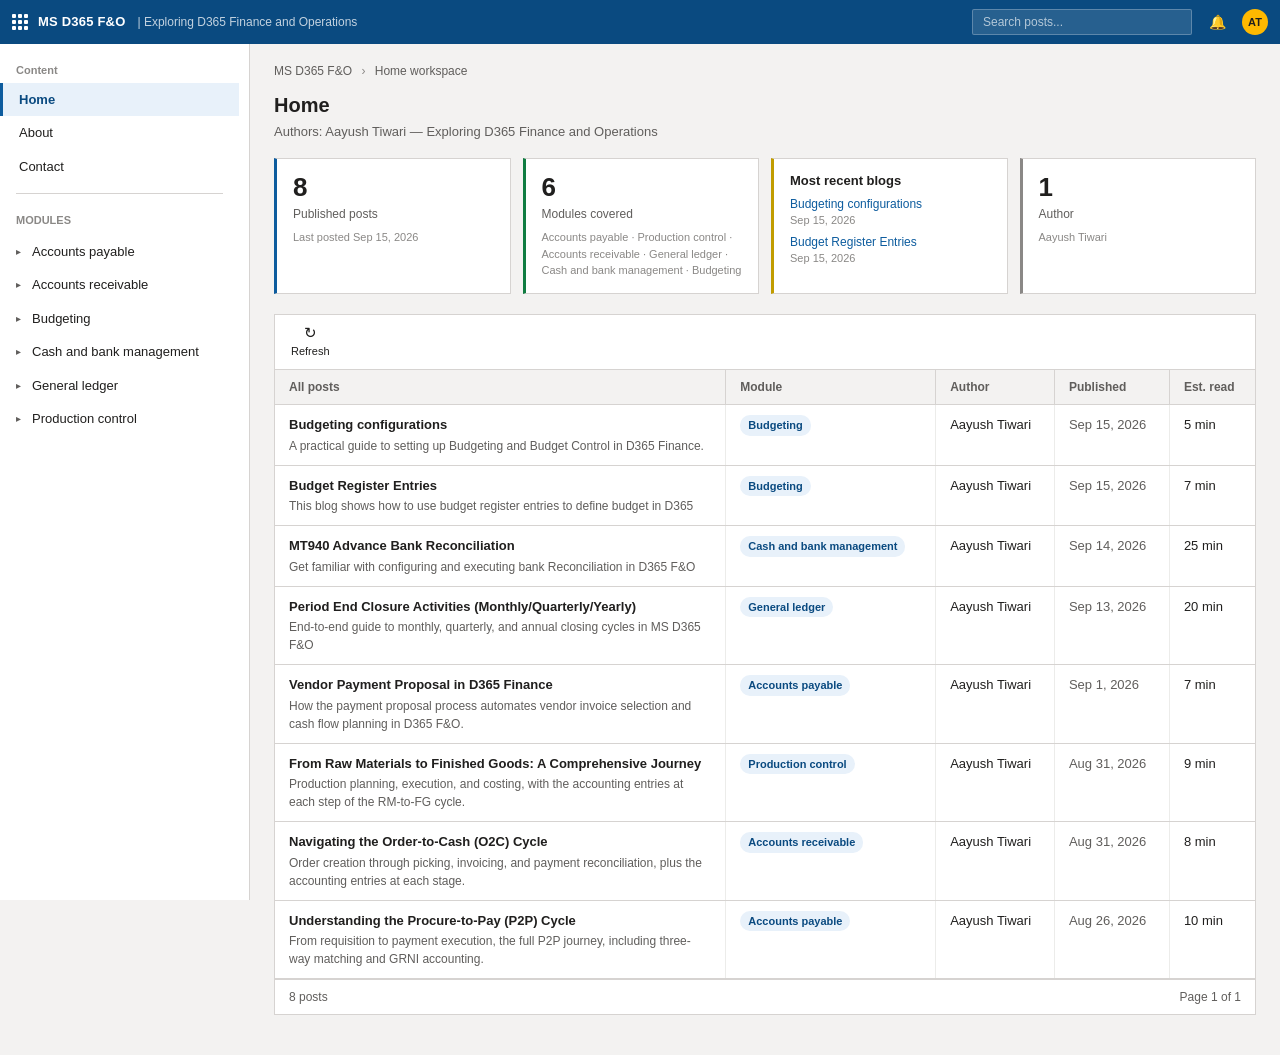
<file: index.html>
<!DOCTYPE html>
<html lang="en">
<head>
<meta charset="UTF-8">
<meta name="viewport" content="width=device-width, initial-scale=1.0">
<title>MS D365 F&O — Aayush Tiwari</title>
<meta name="description" content="Practical guides to Microsoft Dynamics 365 Finance and Operations, written from real implementation work.">
<meta property="og:type" content="website">
<meta property="og:site_name" content="MS D365 F&amp;O">
<meta property="og:title" content="MS D365 F&amp;O — Aayush Tiwari">
<meta property="og:description" content="Practical guides to Microsoft Dynamics 365 Finance and Operations, written from real implementation work.">
<meta property="og:url" content="https://aayushdynamics.github.io/MSD365FO/index.html">
<meta name="twitter:card" content="summary">
<link rel="icon" type="image/svg+xml" href="favicon.svg">
<link rel="stylesheet" href="style.css">
<style>
  /* Reduced size for longer titles/series in tiles */
  .tile-value.tile-value-sm {
    font-size: 1.25rem;
    line-height: 1.25;
    word-break: break-word;
  }

  /* Hyperlink styling inside dashboard tiles */
  .tile-link {
    color: inherit;
    text-decoration: none;
    display: inline-block;
  }

  .tile-link:hover {
    text-decoration: underline;
  }

  /* "Most recent blogs" tile: heading on top, then the latest posts */
  .tile-heading {
    font-size: 13px;
    font-weight: 600;
    color: var(--text);
    line-height: 1.2;
  }

  .tile-recent-list {
    margin-top: 8px;
    display: flex;
    flex-direction: column;
    gap: 6px;
  }

  .tile-recent-item {
    font-size: 12px;
    line-height: 1.35;
    color: var(--accent);
    text-decoration: none;
    display: block;
  }

  .tile-recent-item:hover {
    text-decoration: underline;
  }

  .tile-recent-date {
    display: block;
    font-size: 11px;
    color: var(--text-tertiary);
    margin-top: 1px;
  }

  .tile-recent-empty {
    font-size: 12px;
    color: var(--text-tertiary);
  }
</style>
</head>

<body>

  <div class="app-bar">
    <a class="site-title-link" href="index.html">
      <div class="grid-icon">
        <span></span><span></span><span></span>
        <span></span><span></span><span></span>
        <span></span><span></span><span></span>
      </div>
      <span class="site-title">MS D365 F&O</span>
      <span class="site-sub">| Exploring D365 Finance and Operations</span>
    </a>

    <div class="spacer"></div>

    <input
      class="searchbox"
      id="searchBox"
      type="text"
      placeholder="Search posts..."
    >

    <div class="icon-btn" title="Notifications">🔔</div>
    <div class="avatar">AT</div>
  </div>


  <div class="shell">

    <div class="nav-pane">
      <div class="nav-pane-inner">

        <div class="nav-section-label">Content</div>

        <div class="nav-item active" id="homeNavItem">
          Home
        </div>

        <a class="nav-item" href="about.html">
          About
        </a>

        <a class="nav-item" href="contact.html">
          Contact
        </a>

        <div class="nav-divider"></div>

        <div class="nav-section-label">MODULES</div>

        <div class="module-tree" id="moduleTree">
          <!--
            Dynamically populated from SITE_DATA.posts.
            Only modules and submodules containing posts are displayed.
          -->
        </div>

      </div>
    </div>


    <div class="main">

      <div class="breadcrumb">
        <a href="index.html">MS D365 F&O</a>
        <span class="sep">›</span>
        Home workspace
      </div>

      <h1 class="page-title">
        Home
      </h1>

      <p class="page-subtitle">
        Authors: Aayush Tiwari — Exploring D365 Finance and Operations
      </p>


      <!-- =====================================================
           DYNAMIC DASHBOARD
           ===================================================== -->

      <div class="tile-row">

        <!-- Published Posts -->
        <div class="tile">

          <div
            class="tile-value"
            id="publishedPostsCount">
            0
          </div>

          <div class="tile-label">
            Published posts
          </div>

          <div
            class="tile-meta"
            id="lastPostedDate">
            No posts yet
          </div>

        </div>


        <!-- Modules Covered -->
        <div class="tile tile-alt">

          <div
            class="tile-value"
            id="modulesCoveredCount">
            0
          </div>

          <div class="tile-label">
            Modules covered
          </div>

          <div
            class="tile-meta"
            id="modulesCoveredList">
            No modules yet
          </div>

        </div>


        <!-- Most Recent Blogs -->
        <div class="tile tile-amber">

          <div class="tile-heading">
            Most recent blogs
          </div>

          <div class="tile-recent-list" id="recentBlogList">
            <span class="tile-recent-empty">No posts yet</span>
          </div>

        </div>


        <!-- Authors -->
        <div class="tile tile-neutral">

          <div class="tile-value" id="authorCount">
            0
          </div>

          <div class="tile-label" id="authorLabel">
            Author
          </div>

          <div class="tile-meta" id="authorMeta">
            No authors yet
          </div>

        </div>

      </div>


      <!-- =====================================================
           COMMAND BAR
           ===================================================== -->

      <div class="command-bar">

        <div
          class="cmd-btn"
          id="refreshButton">

          <span class="cmd-icon">↻</span>
          <span class="cmd-label">Refresh</span>

        </div>

      </div>


      <!-- =====================================================
           POST GRID
           ===================================================== -->

      <div
        class="grid-panel"
        id="gridPanel">

        <table
          class="data-grid"
          id="postGrid">

          <thead>

            <tr>

              <th
                style="width:46%"
                id="gridTitle">
                All posts
              </th>

              <th>
                Module
              </th>

              <th>
                Author
              </th>

              <th>
                Published
              </th>

              <th>
                Est. read
              </th>

            </tr>

          </thead>

          <tbody id="postGridBody">
            <!-- Dynamically populated -->
          </tbody>

        </table>


        <div class="grid-footer">

          <span id="gridCount">
            0 posts
          </span>

          <span id="pageInfo">
            Page 1 of 1
          </span>

        </div>

      </div>

    </div>

  </div>



<script>

/* ============================================================
   CENTRAL POST DATA
   ============================================================ */

var SITE_DATA = {

  modules: [
    "Accounts payable",
    "Accounts receivable",
    "Budgeting",
    "Cash and bank management",
    "Consolidations",
    "Cost accounting",
    "Expense management",
    "Fixed assets",
    "General ledger",
    "Inventory management",
    "Production control",
    "Tax"
  ],


  submodules: [
    "Maintaining Master Data",
    "How to Blogs",
    "Module related accounting",
    "Inquiries and reports",
    "Configurations and setups",
    "Major Functionalities"
  ],


  posts: [

    {
      title: "Vendor Payment Proposal in D365 Finance",
      url: "posts/vendor-payment-proposal.html",
      module: "Accounts payable",
      submodule: "Major Functionalities",
      series: "P2P",
      excerpt: "How the payment proposal process automates vendor invoice selection and cash flow planning in D365 F&O.",
      date: "Sep 1, 2026",
      dateSort: "2026-09-01",
      readTime: "7 min",
      author: "Aayush Tiwari"
    },


    {
      title: "From Raw Materials to Finished Goods: A Comprehensive Journey",
      url: "posts/rm-to-fg.html",
      module: "Production control",
      submodule: "Module related accounting",
      series: "Production",
      excerpt: "Production planning, execution, and costing, with the accounting entries at each step of the RM-to-FG cycle.",
      date: "Aug 31, 2026",
      dateSort: "2026-08-31",
      readTime: "9 min",
      author: "Aayush Tiwari"
    },


    {
      title: "Navigating the Order-to-Cash (O2C) Cycle",
      url: "posts/order-to-cash.html",
      module: "Accounts receivable",
      submodule: "Module related accounting",
      series: "O2C",
      excerpt: "Order creation through picking, invoicing, and payment reconciliation, plus the accounting entries at each stage.",
      date: "Aug 31, 2026",
      dateSort: "2026-08-31",
      readTime: "8 min",
      author: "Aayush Tiwari"
    },


    {
      title: "Understanding the Procure-to-Pay (P2P) Cycle",
      url: "posts/procure-to-pay.html",
      module: "Accounts payable",
      submodule: "Module related accounting",
      series: "P2P",
      excerpt: "From requisition to payment execution, the full P2P journey, including three-way matching and GRNI accounting.",
      date: "Aug 26, 2026",
      dateSort: "2026-08-26",
      readTime: "10 min",
      author: "Aayush Tiwari"
    },


    {
      title: "Period End Closure Activities (Monthly/Quarterly/Yearly)",
      url: "posts/period-end-closure-activities-monthly-quarterly-yearly.html",
      module: "General ledger",
      submodule: "Major Functionalities",
      series: "Period End Activities",
      excerpt: "End-to-end guide to monthly, quarterly, and annual closing cycles in MS D365 F&O",
      date: "Sep 13, 2026",
      dateSort: "2026-09-13",
      readTime: "20 min",
      author: "Aayush Tiwari"
    },


    {
      title: 'MT940 Advance Bank Reconciliation',
      url: 'posts/mt940-advance-bank-reconciliation.html',
      module: 'Cash and bank management',
      submodule: 'Major Functionalities',
      series: 'Bank Reconciliation',
      excerpt: 'Get familiar with configuring and executing bank Reconciliation in D365 F&O',
      date: 'Sep 14, 2026',
      dateSort: '2026-09-14',
      readTime: '25 min',
      author: 'Aayush Tiwari'
    },
     {
      title: 'Budgeting configurations',
      url: 'posts/budgeting-configurations.html',
      module: 'Budgeting',
      submodule: 'Configurations and setups',
      series: 'Budget control',
      author: 'Aayush Tiwari',
      excerpt: 'A practical guide to setting up Budgeting and Budget Control in D365 Finance.',
      date: 'Sep 15, 2026',
      dateSort: '2026-09-15',
      readTime: '5 min'
    },
     {
      title: 'Budget Register Entries',
      url: 'posts/budget-register-entries.html',
      module: 'Budgeting',
      submodule: 'How to Blogs',
      series: 'Budgeting',
      author: 'Aayush Tiwari',
      excerpt: 'This blog shows how to use budget register entries to define budget in D365',
      date: 'Sep 15, 2026',
      dateSort: '2026-09-15',
      readTime: '7 min'
    }

  ]

};



try {

  var treeEl =
    document.getElementById("moduleTree");

  var tbody =
    document.getElementById("postGridBody");

  var countEl =
    document.getElementById("gridCount");

  var titleEl =
    document.getElementById("gridTitle");

  var gridPanel =
    document.getElementById("gridPanel");

  var homeLink =
    document.getElementById("homeNavItem");

  var searchBox =
    document.getElementById("searchBox");

  var pageInfo =
    document.getElementById("pageInfo");



  function getSortedPosts() {

    return SITE_DATA.posts
      .slice()
      .sort(function(a, b) {

        return new Date(b.dateSort) -
               new Date(a.dateSort);

      });

  }



  function getUniqueModules() {

    var moduleMap = {};

    for (
      var i = 0;
      i < SITE_DATA.posts.length;
      i++
    ) {

      var post =
        SITE_DATA.posts[i];

      if (post.module) {

        moduleMap[post.module] = true;

      }

    }

    return Object.keys(moduleMap);

  }



  function getUniqueAuthors() {

    var authorMap = {};

    for (
      var i = 0;
      i < SITE_DATA.posts.length;
      i++
    ) {

      var post =
        SITE_DATA.posts[i];

      if (post.author) {

        authorMap[post.author] = true;

      }

    }

    return Object.keys(authorMap);

  }



  function escapeHTML(value) {

    if (value === null ||
        value === undefined) {

      return "";

    }

    return String(value)
      .replace(/&/g, "&amp;")
      .replace(/</g, "&lt;")
      .replace(/>/g, "&gt;")
      .replace(/"/g, "&quot;")
      .replace(/'/g, "&#039;");

  }



  function updateHomeDashboard() {

    var posts =
      SITE_DATA.posts || [];


    var recentList =
      document.getElementById("recentBlogList");


    var RECENT_COUNT = 2;


    if (posts.length === 0) {

      document.getElementById(
        "publishedPostsCount"
      ).textContent = "0";


      document.getElementById(
        "modulesCoveredCount"
      ).textContent = "0";


      document.getElementById(
        "modulesCoveredList"
      ).textContent = "No modules yet";


      if (recentList) {
        recentList.innerHTML =
          '<span class="tile-recent-empty">No posts yet</span>';
      }


      document.getElementById(
        "lastPostedDate"
      ).textContent = "No posts yet";


      document.getElementById(
        "authorCount"
      ).textContent = "0";


      document.getElementById(
        "authorLabel"
      ).textContent = "Author";


      document.getElementById(
        "authorMeta"
      ).textContent = "No authors yet";


      return;

    }



    var sortedPosts =
      getSortedPosts();


    var latestPost =
      sortedPosts[0];



    document.getElementById(
      "publishedPostsCount"
    ).textContent =
      posts.length;



    document.getElementById(
      "lastPostedDate"
    ).textContent =
      "Last posted " +
      latestPost.date;



    var modules =
      getUniqueModules();


    document.getElementById(
      "modulesCoveredCount"
    ).textContent =
      modules.length;



    document.getElementById(
      "modulesCoveredList"
    ).textContent =
      modules.join(" · ");



    if (recentList) {

      var recent =
        sortedPosts.slice(0, RECENT_COUNT);


      recentList.innerHTML =
        recent
          .map(function (post) {
            return (
              '<a class="tile-recent-item" href="' +
              escapeHTML(post.url) +
              '">' +
              escapeHTML(post.title) +
              '<span class="tile-recent-date">' +
              escapeHTML(post.date) +
              "</span></a>"
            );
          })
          .join("");

    }



    var authors =
      getUniqueAuthors();


    document.getElementById(
      "authorCount"
    ).textContent =
      authors.length;


    document.getElementById(
      "authorLabel"
    ).textContent =
      authors.length === 1
        ? "Author"
        : "Authors";


    document.getElementById(
      "authorMeta"
    ).textContent =
      authors.join(" · ");

  }



  function buildModuleTree() {

    if (!treeEl) return;


    var grouped = {};


    for (
      var i = 0;
      i < SITE_DATA.posts.length;
      i++
    ) {

      var post =
        SITE_DATA.posts[i];


      if (!post.module) continue;


      if (!grouped[post.module]) {

        grouped[post.module] = {};

      }


      if (!grouped[post.module][post.submodule]) {

        grouped[post.module][post.submodule] = [];

      }


      grouped[post.module][post.submodule]
        .push(post);

    }



    var modules =
      Object.keys(grouped);



    modules.sort();



    var treeHTML = "";



    for (
      var m = 0;
      m < modules.length;
      m++
    ) {

      var moduleName =
        modules[m];


      treeHTML +=

        '<div class="module-row" ' +
        'data-module="' +
        escapeHTML(moduleName) +
        '">' +

          '<span class="tree-chevron">' +
            '&#9656;' +
          '</span>' +

          '<span class="module-name">' +
            escapeHTML(moduleName) +
          '</span>' +

        '</div>';



      treeHTML +=

        '<div class="submodule-list" ' +
        'data-module-list="' +
        escapeHTML(moduleName) +
        '">';



      var submodules =
        Object.keys(
          grouped[moduleName]
        );


      submodules.sort();



      for (
        var s = 0;
        s < submodules.length;
        s++
      ) {

        var subName =
          submodules[s];


        var cnt =
          grouped[moduleName][subName].length;



        treeHTML +=

          '<div class="submodule-item" ' +

          'data-module="' +
          escapeHTML(moduleName) +
          '" ' +

          'data-submodule="' +
          escapeHTML(subName) +
          '">' +

          escapeHTML(subName) +

          ' <span style="opacity:.6">' +

          '(' +
          cnt +
          ')' +

          '</span>' +

          '</div>';

      }



      treeHTML +=
        '</div>';

    }



    treeEl.innerHTML =
      treeHTML;



    attachModuleEvents();

  }



  function attachModuleEvents() {

    if (!treeEl) return;


    var moduleRows =
      treeEl.querySelectorAll(
        ".module-row"
      );


    for (
      var mr = 0;
      mr < moduleRows.length;
      mr++
    ) {

      moduleRows[mr]
        .addEventListener(
          "click",
          function() {

            this.classList.toggle(
              "expanded"
            );


            var moduleName =
              this.getAttribute(
                "data-module"
              );


            var lists =
              treeEl.querySelectorAll(
                ".submodule-list"
              );


            for (
              var i = 0;
              i < lists.length;
              i++
            ) {

              if (
                lists[i].getAttribute(
                  "data-module-list"
                ) === moduleName
              ) {

                lists[i].classList.toggle(
                  "expanded"
                );

              }

            }

          }
        );

    }



    var subItems =
      treeEl.querySelectorAll(
        ".submodule-item"
      );


    for (
      var si = 0;
      si < subItems.length;
      si++
    ) {

      subItems[si]
        .addEventListener(
          "click",
          function(e) {

            e.stopPropagation();


            var module =
              this.getAttribute(
                "data-module"
              );


            var submodule =
              this.getAttribute(
                "data-submodule"
              );


            renderGrid(
              module,
              submodule
            );


            var all =
              treeEl.querySelectorAll(
                ".submodule-item"
              );


            for (
              var x = 0;
              x < all.length;
              x++
            ) {

              all[x]
                .classList.remove(
                  "active"
                );

            }


            this.classList.add(
              "active"
            );


            if (homeLink) {

              homeLink.classList.remove(
                "active"
              );

            }

          }
        );

    }

  }



  function renderGrid(
    moduleFilter,
    submoduleFilter
  ) {

    if (!tbody) return;


    var posts =
      getSortedPosts();



    if (moduleFilter) {

      posts =
        posts.filter(
          function(p) {

            return p.module ===
              moduleFilter;

          }
        );

    }



    if (submoduleFilter) {

      posts =
        posts.filter(
          function(p) {

            return p.submodule ===
              submoduleFilter;

          }
        );

    }



    if (titleEl) {

      titleEl.textContent =
        moduleFilter

          ? (
              moduleFilter +

              (
                submoduleFilter

                  ? " — " +
                    submoduleFilter

                  : ""
              )
            )

          : "All posts";

    }



    if (posts.length === 0) {

      tbody.innerHTML = "";


      if (gridPanel) {

        gridPanel.innerHTML =

          '<div class="empty-state">' +

            '<div class="empty-title">' +
              'No posts yet' +
            '</div>' +

            'There is nothing published ' +
            'in this section yet, check back soon.' +

          '</div>';

      }


      if (countEl) {

        countEl.textContent =
          "0 posts";

      }


      if (pageInfo) {

        pageInfo.textContent =
          "Page 1 of 1";

      }


      return;

    }



    if (
      !document.getElementById(
        "postGrid"
      )
    ) {

      gridPanel.innerHTML =

        '<table class="data-grid" id="postGrid">' +

          '<thead>' +

            '<tr>' +

              '<th style="width:46%" id="gridTitle">' +
                'All posts' +
              '</th>' +

              '<th>Module</th>' +

              '<th>Author</th>' +

              '<th>Published</th>' +

              '<th>Est. read</th>' +

            '</tr>' +

          '</thead>' +

          '<tbody id="postGridBody"></tbody>' +

        '</table>' +

        '<div class="grid-footer">' +

          '<span id="gridCount"></span>' +

          '<span id="pageInfo"></span>' +

        '</div>';


      tbody =
        document.getElementById(
          "postGridBody"
        );


      countEl =
        document.getElementById(
          "gridCount"
        );


      titleEl =
        document.getElementById(
          "gridTitle"
        );


      pageInfo =
        document.getElementById(
          "pageInfo"
        );

    }



    var rowsHTML = "";


    for (
      var r = 0;
      r < posts.length;
      r++
    ) {

      var p =
        posts[r];


      rowsHTML +=

        '<tr onclick="window.location=\'' +
        p.url +
        '\'">' +

          '<td class="post-title-cell">' +

            '<a href="' +
              p.url +
            '">' +

              escapeHTML(p.title) +

            '</a>' +

            '<span class="post-excerpt">' +

              escapeHTML(
                p.excerpt || ""
              ) +

            '</span>' +

          '</td>' +


          '<td>' +

            '<span class="badge">' +

              escapeHTML(
                p.module
              ) +

            '</span>' +

          '</td>' +


          '<td>' +

            escapeHTML(
              p.author || "Aayush Tiwari"
            ) +

          '</td>' +


          '<td class="col-date">' +

            escapeHTML(
              p.date
            ) +

          '</td>' +


          '<td>' +

            escapeHTML(
              p.readTime
            ) +

          '</td>' +

        '</tr>';

    }



    tbody.innerHTML =
      rowsHTML;



    if (countEl) {

      countEl.textContent =

        posts.length +

        " post" +

        (
          posts.length === 1
            ? ""
            : "s"
        );

    }



    if (pageInfo) {

      pageInfo.textContent =
        "Page 1 of 1";

    }

  }



  if (homeLink) {

    homeLink.addEventListener(
      "click",
      function() {

        renderGrid(
          null,
          null
        );


        if (treeEl) {

          var all =
            treeEl.querySelectorAll(
              ".submodule-item"
            );


          for (
            var x = 0;
            x < all.length;
            x++
          ) {

            all[x]
              .classList.remove(
                "active"
              );

          }

        }


        homeLink.classList.add(
          "active"
        );

      }
    );

  }



  if (searchBox) {

    searchBox.addEventListener(
      "input",
      function() {

        var q =
          this.value
            .toLowerCase()
            .trim();


        var rows =
          document.querySelectorAll(
            "#postGridBody tr"
          );


        for (
          var rr = 0;
          rr < rows.length;
          rr++
        ) {

          var text =
            rows[rr]
              .textContent
              .toLowerCase();


          rows[rr].style.display =

            (
              q.length > 0 &&
              text.indexOf(q) === -1
            )

              ? "none"
              : "";

        }

      }
    );

  }



  var refreshButton =
    document.getElementById(
      "refreshButton"
    );


  if (refreshButton) {

    refreshButton.addEventListener(
      "click",
      function() {

        updateHomeDashboard();

        buildModuleTree();

        renderGrid(
          null,
          null
        );


        if (searchBox) {

          searchBox.value = "";

        }

      }
    );

  }



  updateHomeDashboard();

  buildModuleTree();

  renderGrid(
    null,
    null
  );


}


catch (err) {

  var panel =
    document.getElementById(
      "gridPanel"
    );


  if (panel) {

    panel.innerHTML =

      '<div class="empty-state">' +

        '<div class="empty-title">' +

          'Something went wrong loading posts' +

        '</div>' +

        escapeHTML(
          err.message
        ) +

      '</div>';

  }

}



document.addEventListener(
  "click",
  function(e) {

    var header =
      e.target.closest &&
      e.target.closest(
        ".fasttab-header"
      );


    if (header) {

      header.classList.toggle(
        "collapsed"
      );


      var body =
        header.nextElementSibling;


      if (body) {

        body.classList.toggle(
          "hidden"
        );

      }

    }

  }
);

</script>

</body>
</html>
</file>
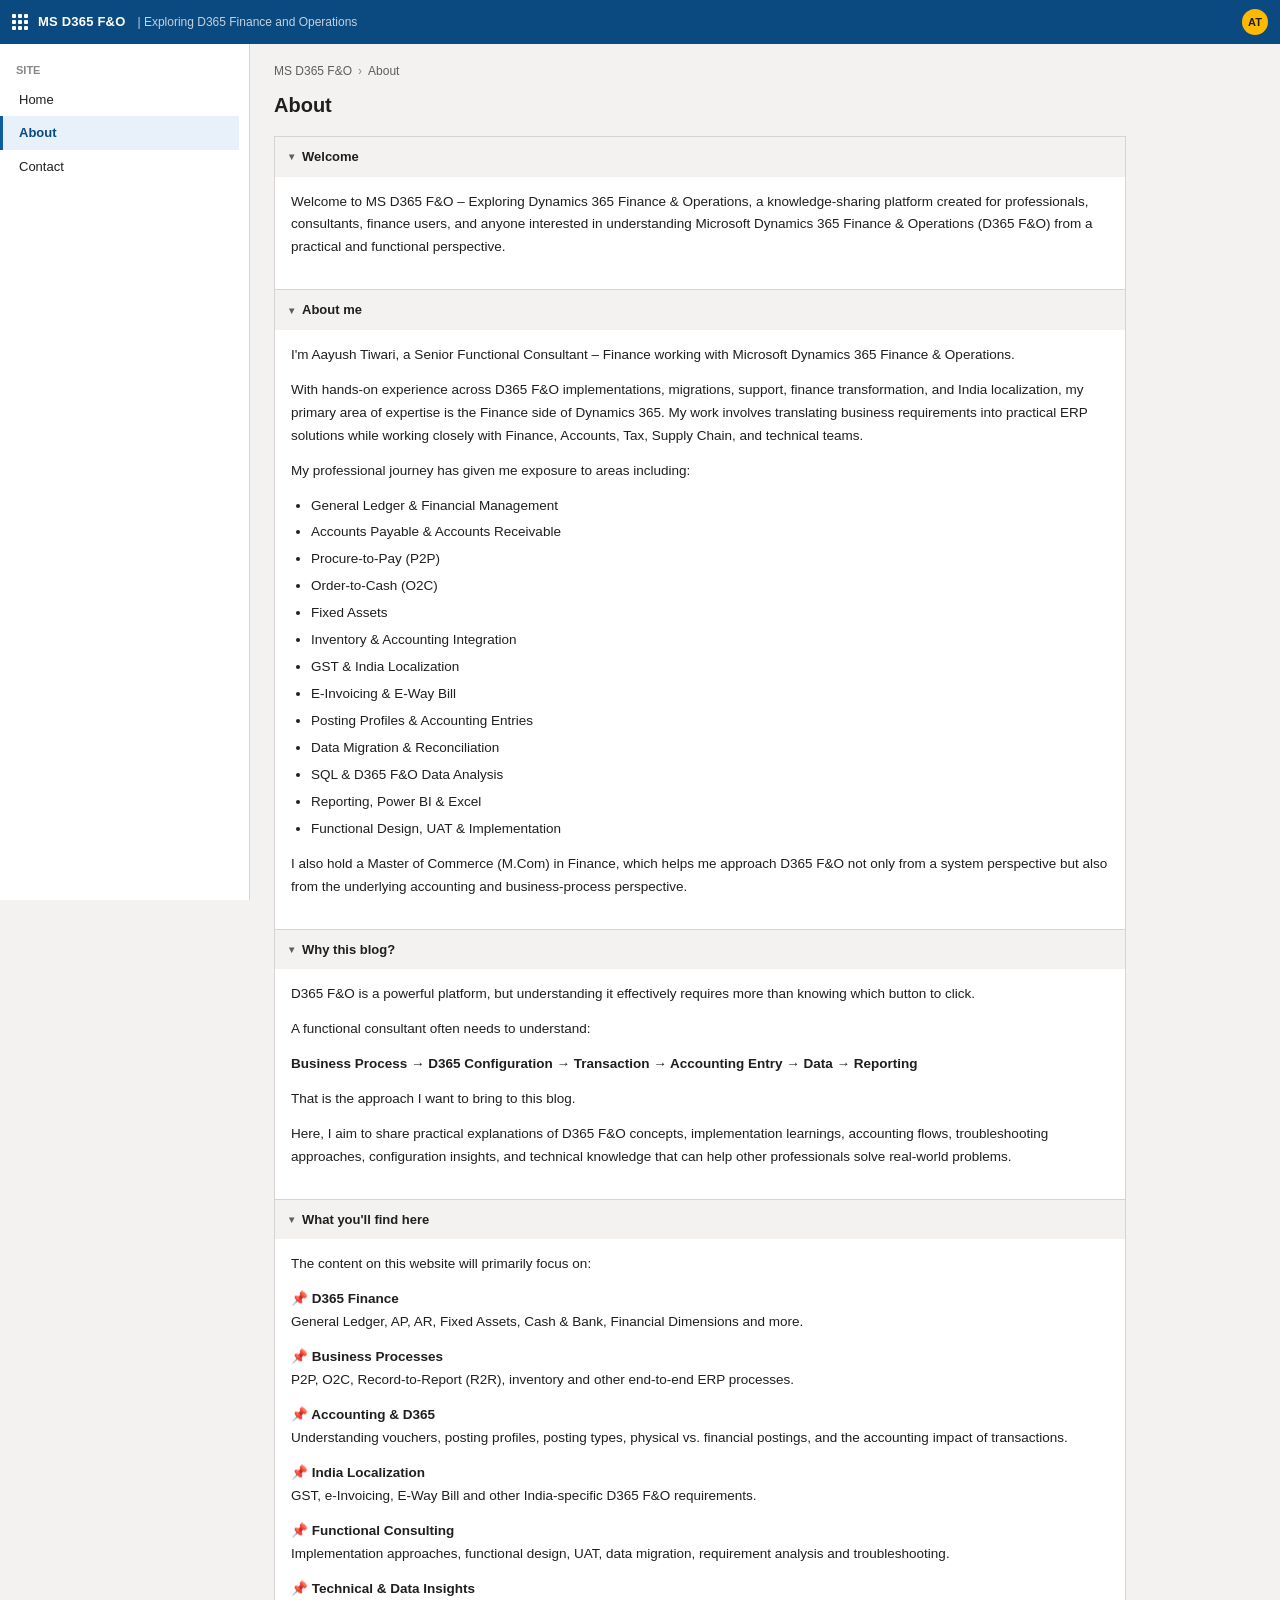
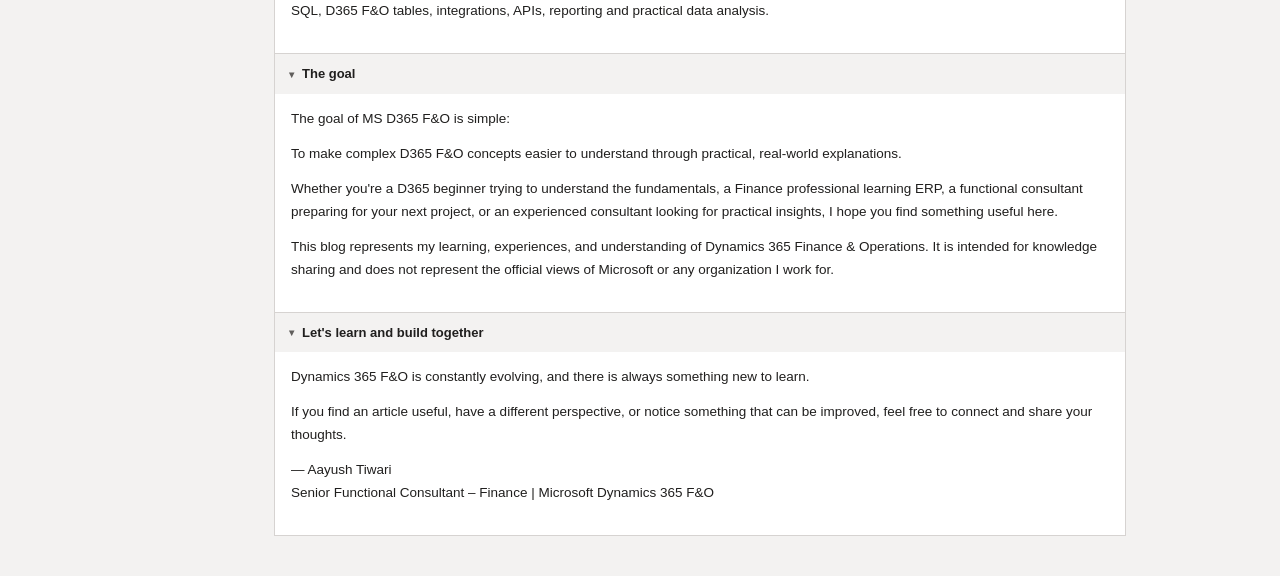
<file: about.html>
<!DOCTYPE html>
<html lang="en">
<head>
<meta charset="UTF-8">
<meta name="viewport" content="width=device-width, initial-scale=1.0">
<title>About — MS D365 F&O</title>
<meta name="description" content="About Aayush Tiwari and the MS D365 F&amp;O blog.">
<meta property="og:type" content="website">
<meta property="og:site_name" content="MS D365 F&amp;O">
<meta property="og:title" content="About — MS D365 F&amp;O">
<meta property="og:description" content="About Aayush Tiwari and the MS D365 F&amp;O blog.">
<meta property="og:url" content="https://aayushdynamics.github.io/MSD365FO/about.html">
<meta name="twitter:card" content="summary">
<link rel="icon" type="image/svg+xml" href="favicon.svg">
<link rel="stylesheet" href="style.css">
</head>
<body>

  <div class="app-bar">
    <a class="site-title-link" href="index.html">
      <div class="grid-icon"><span></span><span></span><span></span><span></span><span></span><span></span><span></span><span></span><span></span></div>
      <span class="site-title">MS D365 F&O</span>
      <span class="site-sub">| Exploring D365 Finance and Operations</span>
    </a>
    <div class="spacer"></div>
    <div class="avatar">AT</div>
  </div>

  <div class="shell">
    <div class="nav-pane">
      <div class="nav-pane-inner">
        <div class="nav-section-label">SITE</div>
        <a class="nav-item" href="index.html">Home</a>
        <a class="nav-item active" href="about.html">About</a>
        <a class="nav-item" href="contact.html">Contact</a>
      </div>
    </div>

    <div class="main narrow">
      <div class="breadcrumb"><a href="index.html">MS D365 F&O</a><span class="sep">›</span>About</div>
      <h1 class="page-title">About</h1>

      <div class="fasttabs">
        <div class="fasttab">
          <div class="fasttab-header"><span class="chevron">▾</span>Welcome</div>
          <div class="fasttab-body">
            <p>Welcome to MS D365 F&O – Exploring Dynamics 365 Finance & Operations, a knowledge-sharing platform created for professionals, consultants, finance users, and anyone interested in understanding Microsoft Dynamics 365 Finance & Operations (D365 F&O) from a practical and functional perspective.</p>
          </div>
        </div>

        <div class="fasttab">
          <div class="fasttab-header"><span class="chevron">▾</span>About me</div>
          <div class="fasttab-body">
            <p>I'm Aayush Tiwari, a Senior Functional Consultant – Finance working with Microsoft Dynamics 365 Finance & Operations.</p>
            <p>With hands-on experience across D365 F&O implementations, migrations, support, finance transformation, and India localization, my primary area of expertise is the Finance side of Dynamics 365. My work involves translating business requirements into practical ERP solutions while working closely with Finance, Accounts, Tax, Supply Chain, and technical teams.</p>
            <p>My professional journey has given me exposure to areas including:</p>
            <ul>
              <li>General Ledger & Financial Management</li>
              <li>Accounts Payable & Accounts Receivable</li>
              <li>Procure-to-Pay (P2P)</li>
              <li>Order-to-Cash (O2C)</li>
              <li>Fixed Assets</li>
              <li>Inventory & Accounting Integration</li>
              <li>GST & India Localization</li>
              <li>E-Invoicing & E-Way Bill</li>
              <li>Posting Profiles & Accounting Entries</li>
              <li>Data Migration & Reconciliation</li>
              <li>SQL & D365 F&O Data Analysis</li>
              <li>Reporting, Power BI & Excel</li>
              <li>Functional Design, UAT & Implementation</li>
            </ul>
            <p>I also hold a Master of Commerce (M.Com) in Finance, which helps me approach D365 F&O not only from a system perspective but also from the underlying accounting and business-process perspective.</p>
          </div>
        </div>

        <div class="fasttab">
          <div class="fasttab-header"><span class="chevron">▾</span>Why this blog?</div>
          <div class="fasttab-body">
            <p>D365 F&O is a powerful platform, but understanding it effectively requires more than knowing which button to click.</p>
            <p>A functional consultant often needs to understand:</p>
            <p><strong>Business Process → D365 Configuration → Transaction → Accounting Entry → Data → Reporting</strong></p>
            <p>That is the approach I want to bring to this blog.</p>
            <p>Here, I aim to share practical explanations of D365 F&O concepts, implementation learnings, accounting flows, troubleshooting approaches, configuration insights, and technical knowledge that can help other professionals solve real-world problems.</p>
          </div>
        </div>

        <div class="fasttab">
          <div class="fasttab-header"><span class="chevron">▾</span>What you'll find here</div>
          <div class="fasttab-body">
            <p>The content on this website will primarily focus on:</p>
            <p><strong>📌 D365 Finance</strong><br>General Ledger, AP, AR, Fixed Assets, Cash & Bank, Financial Dimensions and more.</p>
            <p><strong>📌 Business Processes</strong><br>P2P, O2C, Record-to-Report (R2R), inventory and other end-to-end ERP processes.</p>
            <p><strong>📌 Accounting & D365</strong><br>Understanding vouchers, posting profiles, posting types, physical vs. financial postings, and the accounting impact of transactions.</p>
            <p><strong>📌 India Localization</strong><br>GST, e-Invoicing, E-Way Bill and other India-specific D365 F&O requirements.</p>
            <p><strong>📌 Functional Consulting</strong><br>Implementation approaches, functional design, UAT, data migration, requirement analysis and troubleshooting.</p>
            <p><strong>📌 Technical & Data Insights</strong><br>SQL, D365 F&O tables, integrations, APIs, reporting and practical data analysis.</p>
          </div>
        </div>

        <div class="fasttab">
          <div class="fasttab-header"><span class="chevron">▾</span>The goal</div>
          <div class="fasttab-body">
            <p>The goal of MS D365 F&O is simple:</p>
            <p>To make complex D365 F&O concepts easier to understand through practical, real-world explanations.</p>
            <p>Whether you're a D365 beginner trying to understand the fundamentals, a Finance professional learning ERP, a functional consultant preparing for your next project, or an experienced consultant looking for practical insights, I hope you find something useful here.</p>
            <p>This blog represents my learning, experiences, and understanding of Dynamics 365 Finance & Operations. It is intended for knowledge sharing and does not represent the official views of Microsoft or any organization I work for.</p>
          </div>
        </div>

        <div class="fasttab">
          <div class="fasttab-header"><span class="chevron">▾</span>Let's learn and build together</div>
          <div class="fasttab-body">
            <p>Dynamics 365 F&O is constantly evolving, and there is always something new to learn.</p>
            <p>If you find an article useful, have a different perspective, or notice something that can be improved, feel free to connect and share your thoughts.</p>
            <p>— Aayush Tiwari<br>Senior Functional Consultant – Finance | Microsoft Dynamics 365 F&O</p>
          </div>
        </div>
      </div>
    </div>
  </div>

<script src="script.js"></script>
</body>
</html>
</file>
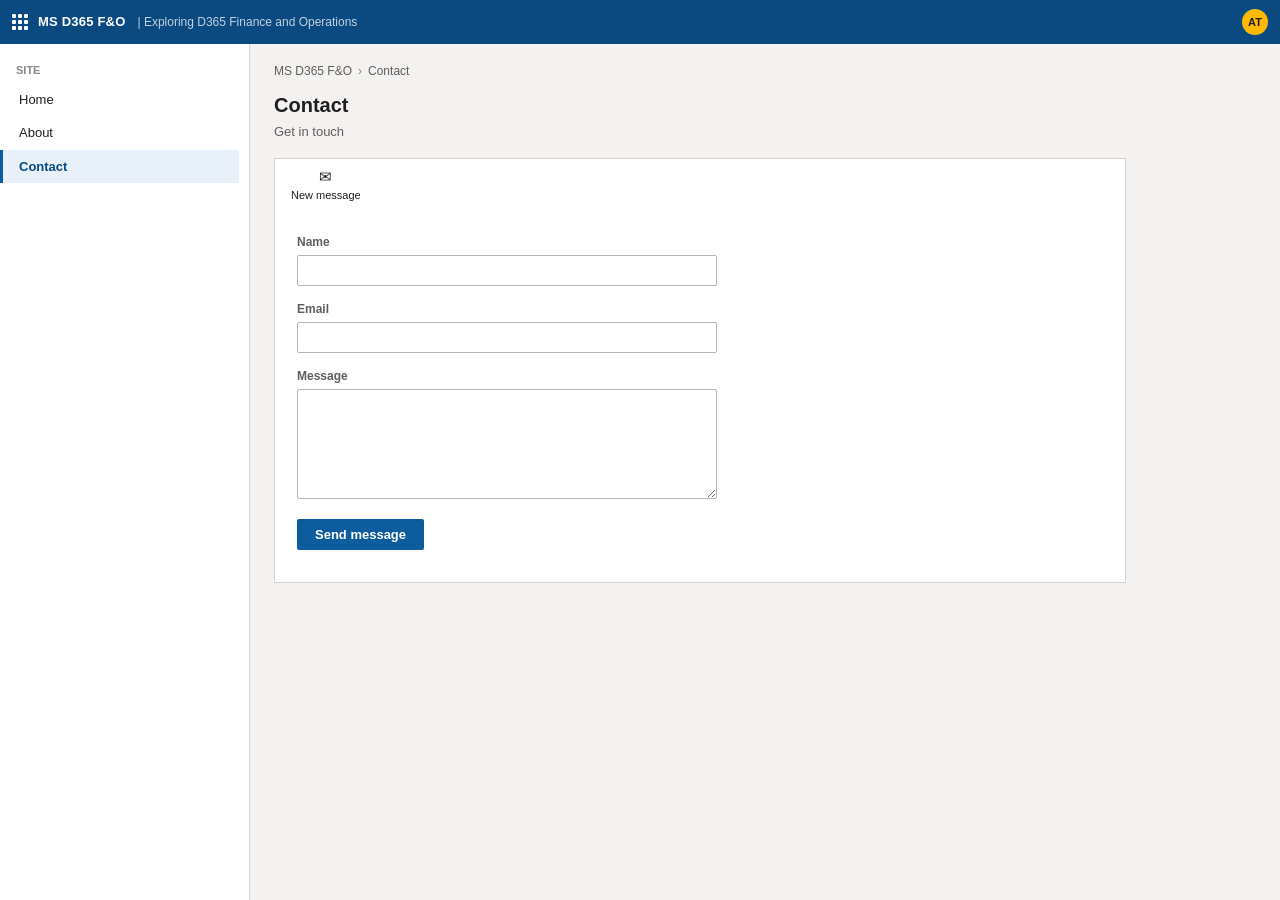
<file: contact.html>
<!DOCTYPE html>
<html lang="en">
<head>
<meta charset="UTF-8">
<meta name="viewport" content="width=device-width, initial-scale=1.0">
<title>Contact — MS D365 F&O</title>
<meta name="description" content="Get in touch about Dynamics 365 Finance and Operations.">
<meta property="og:type" content="website">
<meta property="og:site_name" content="MS D365 F&amp;O">
<meta property="og:title" content="Contact — MS D365 F&amp;O">
<meta property="og:description" content="Get in touch about Dynamics 365 Finance and Operations.">
<meta property="og:url" content="https://aayushdynamics.github.io/MSD365FO/contact.html">
<meta name="twitter:card" content="summary">
<link rel="icon" type="image/svg+xml" href="favicon.svg">
<link rel="stylesheet" href="style.css">
</head>
<body>

  <div class="app-bar">
    <a class="site-title-link" href="index.html">
      <div class="grid-icon"><span></span><span></span><span></span><span></span><span></span><span></span><span></span><span></span><span></span></div>
      <span class="site-title">MS D365 F&O</span>
      <span class="site-sub">| Exploring D365 Finance and Operations</span>
    </a>
    <div class="spacer"></div>
    <div class="avatar">AT</div>
  </div>

  <div class="shell">
    <div class="nav-pane">
      <div class="nav-pane-inner">
        <div class="nav-section-label">SITE</div>
        <a class="nav-item" href="index.html">Home</a>
        <a class="nav-item" href="about.html">About</a>
        <a class="nav-item active" href="contact.html">Contact</a>
      </div>
    </div>

    <div class="main narrow">
      <div class="breadcrumb"><a href="index.html">MS D365 F&O</a><span class="sep">›</span>Contact</div>
      <h1 class="page-title">Contact</h1>
      <p class="page-subtitle">Get in touch</p>

      <div class="command-bar">
        <div class="cmd-btn"><span class="cmd-icon">✉</span><span class="cmd-label">New message</span></div>
      </div>

      <div class="form-panel">
        <!-- Paste your Formspree form ID into the action attribute below -->
        <form id="contactForm" action="https://formspree.io/f/xbgjnbvl" method="POST">
          <div class="form-row">
            <label for="name">Name</label>
            <input type="text" id="name" name="name" autocomplete="name" required>
          </div>
          <div class="form-row">
            <label for="email">Email</label>
            <input type="email" id="email" name="email" autocomplete="email" required>
          </div>
          <div class="form-row">
            <label for="message">Message</label>
            <textarea id="message" name="message" required></textarea>
          </div>

          <input type="hidden" name="_subject" value="New message from MS D365 F&O">
          <!-- Spam honeypot: real people never fill this in -->
          <input type="text" name="_gotcha" tabindex="-1" autocomplete="off" aria-hidden="true" class="hidden">

          <button type="submit" class="form-submit" id="contactSubmit">Send message</button>
          <p id="formStatus" role="status" aria-live="polite" style="margin-top:12px;font-size:12px;color:var(--text-secondary);"></p>
        </form>
      </div>
    </div>
  </div>

<script src="script.js"></script>
</body>
</html>
</file>
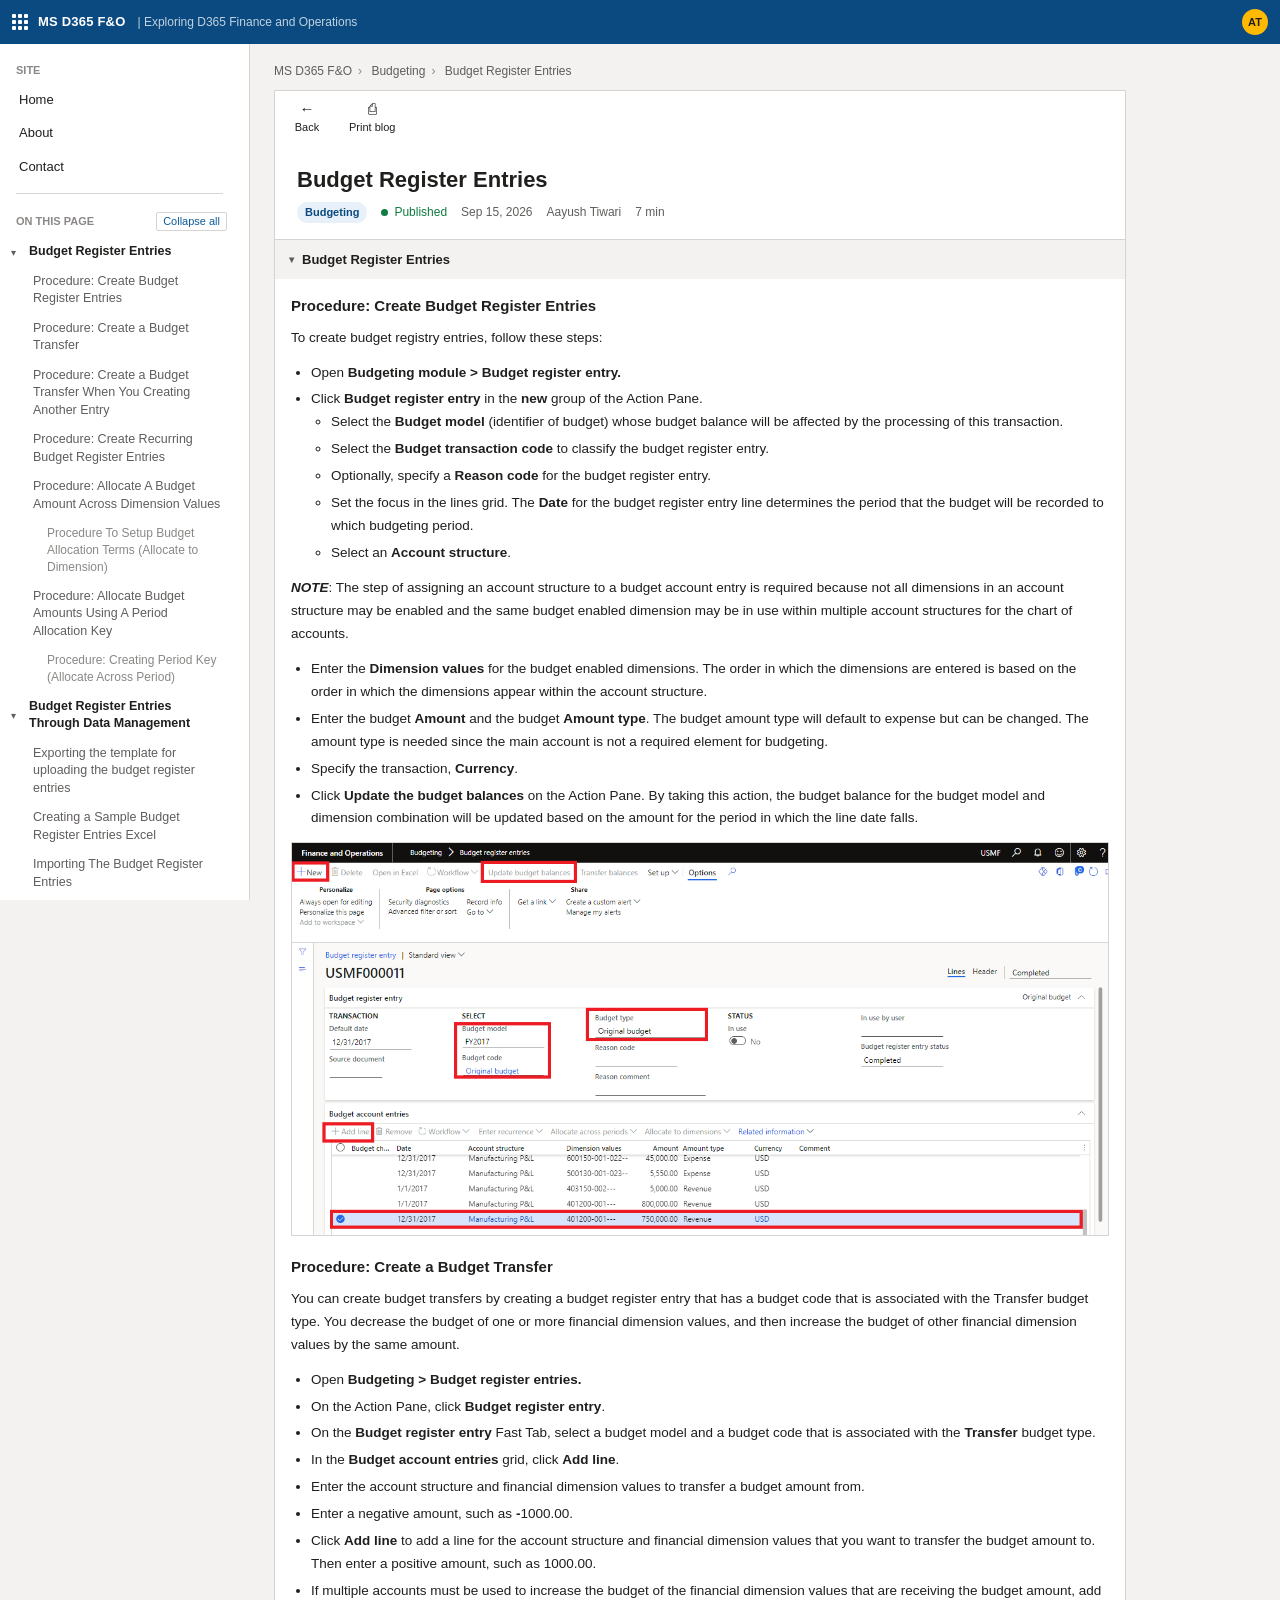
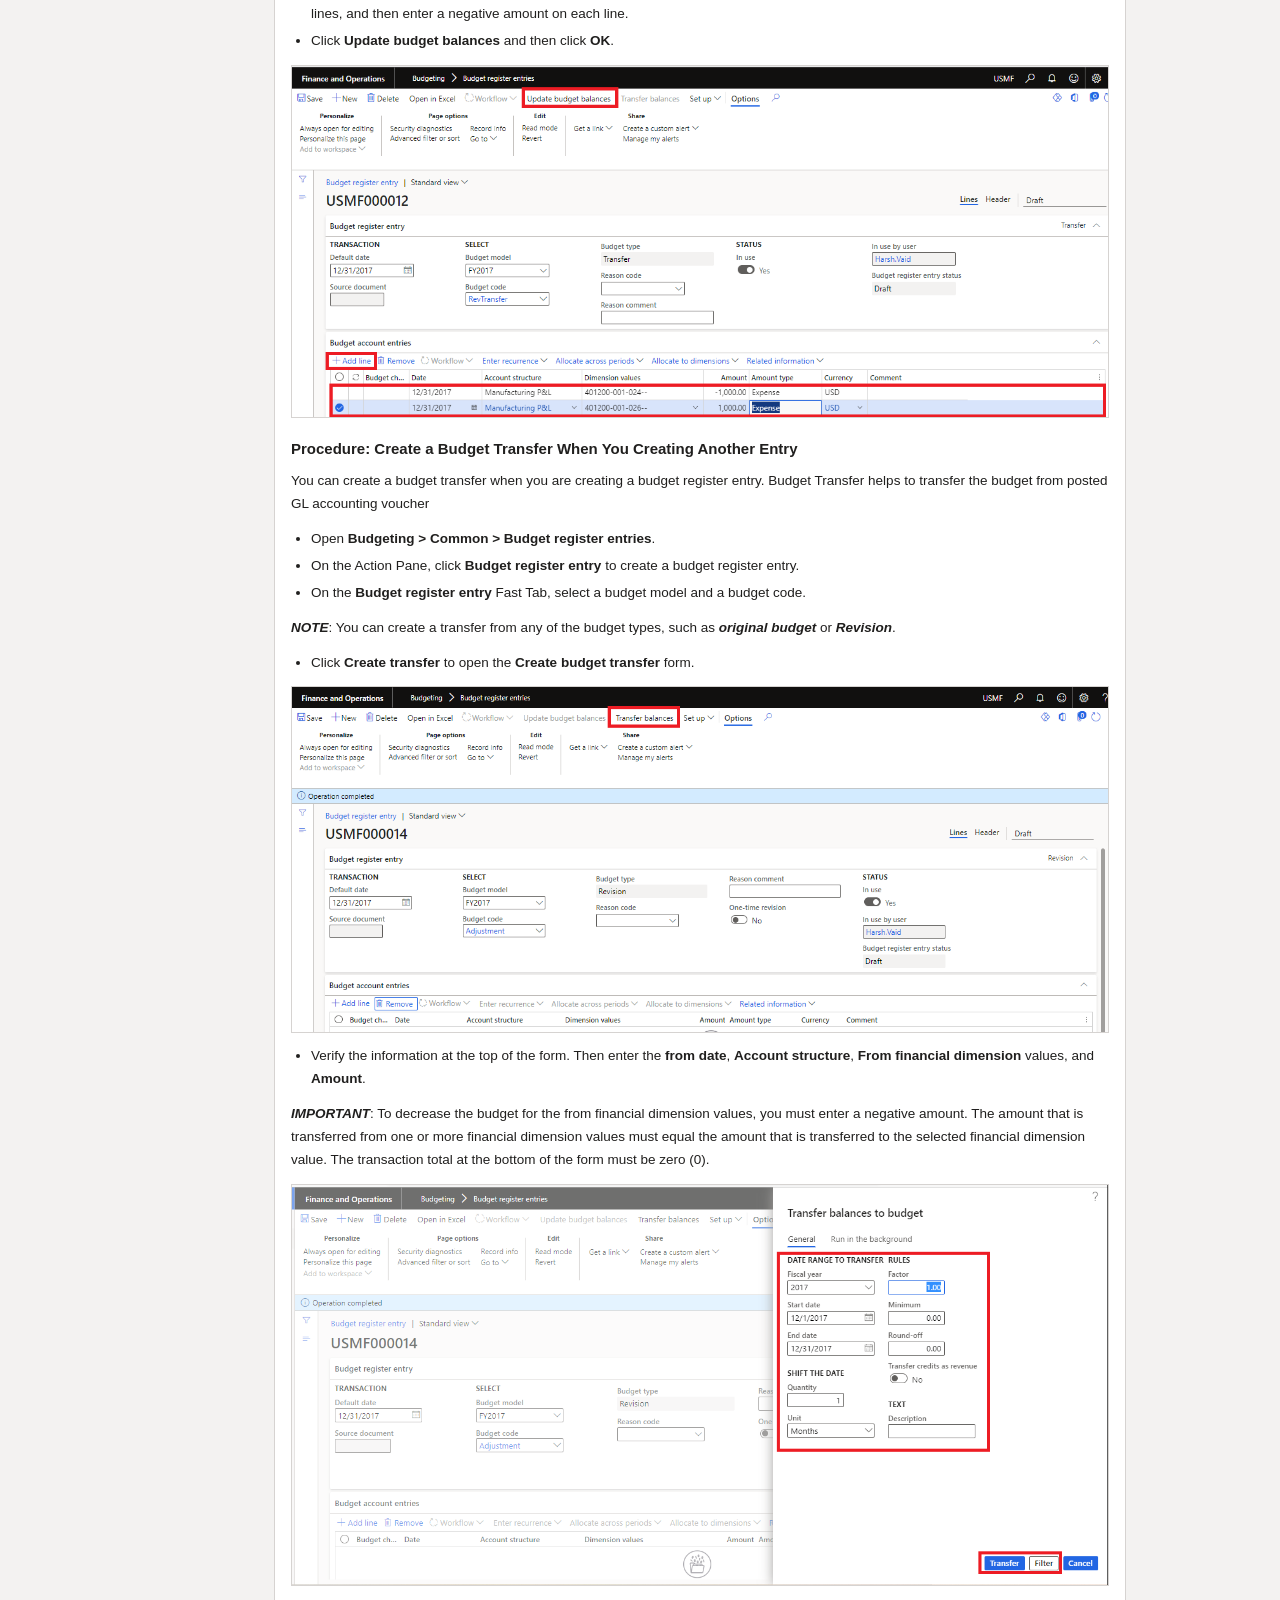
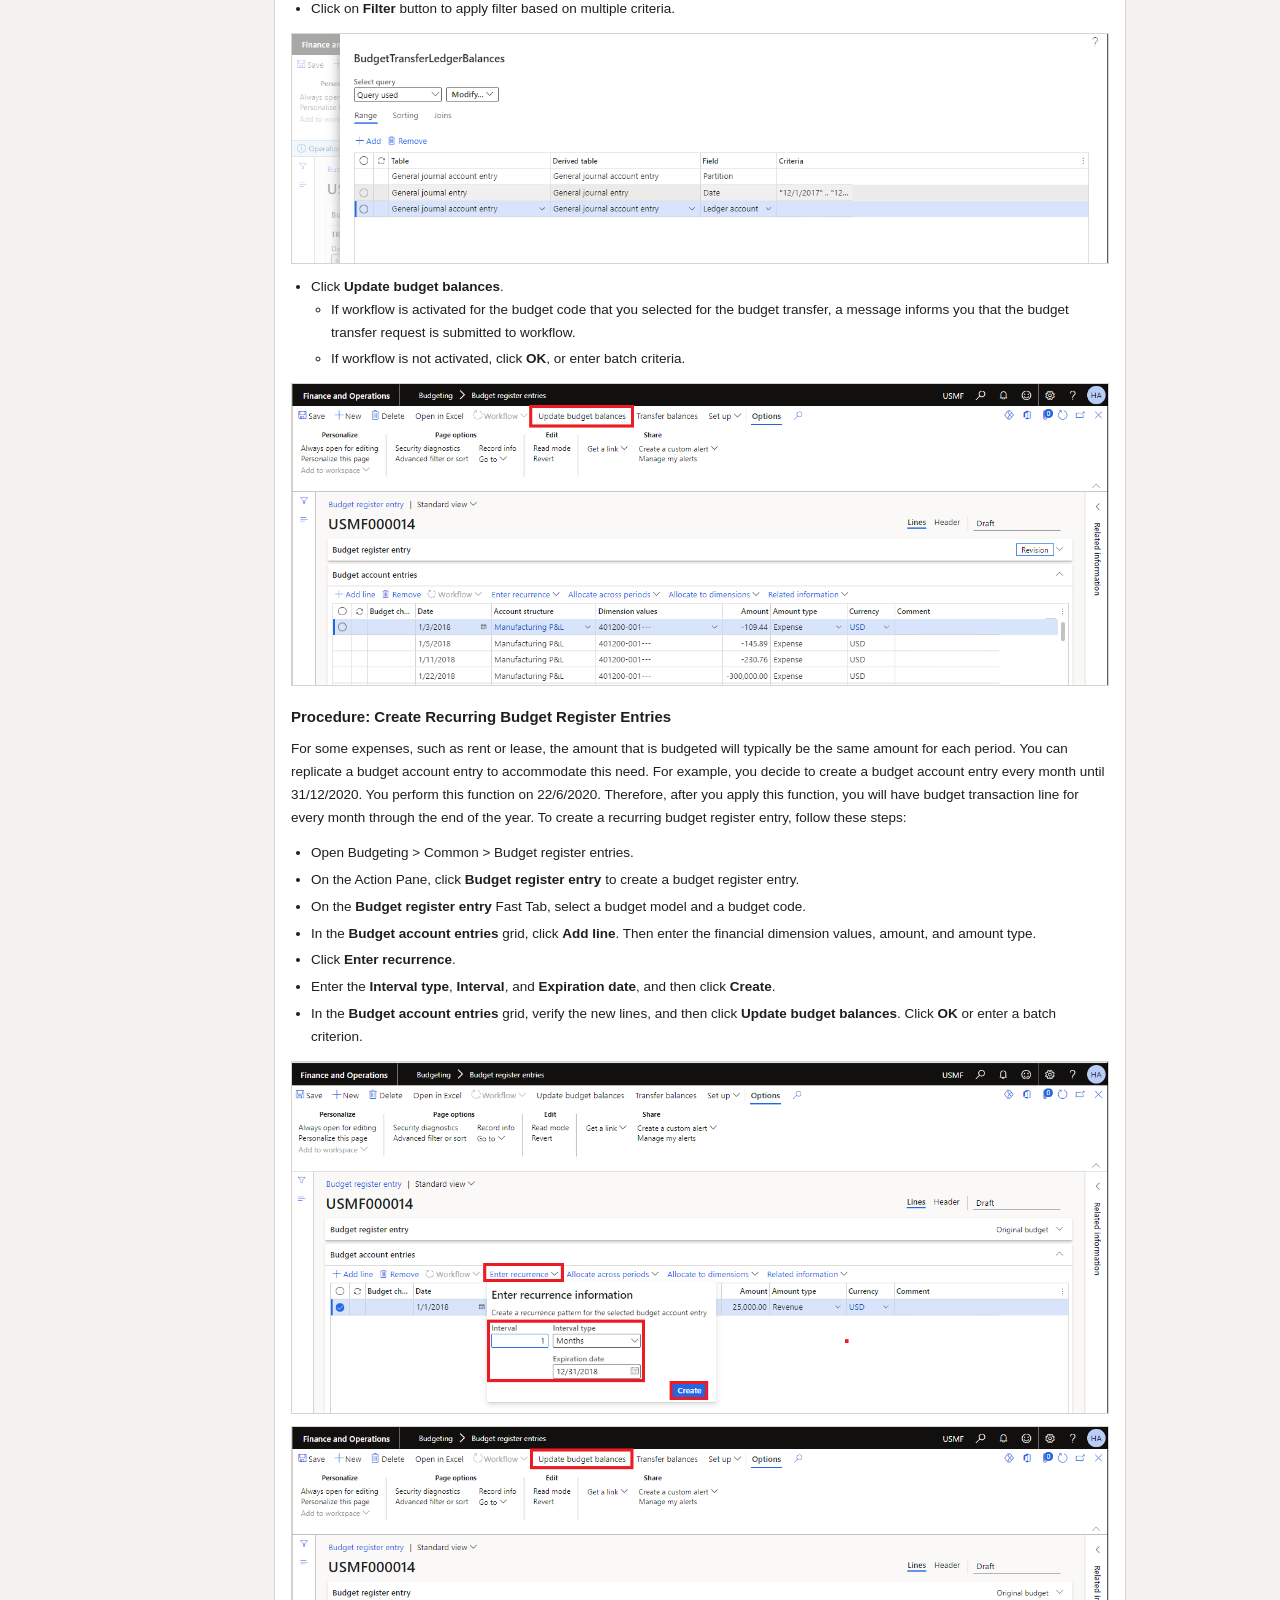
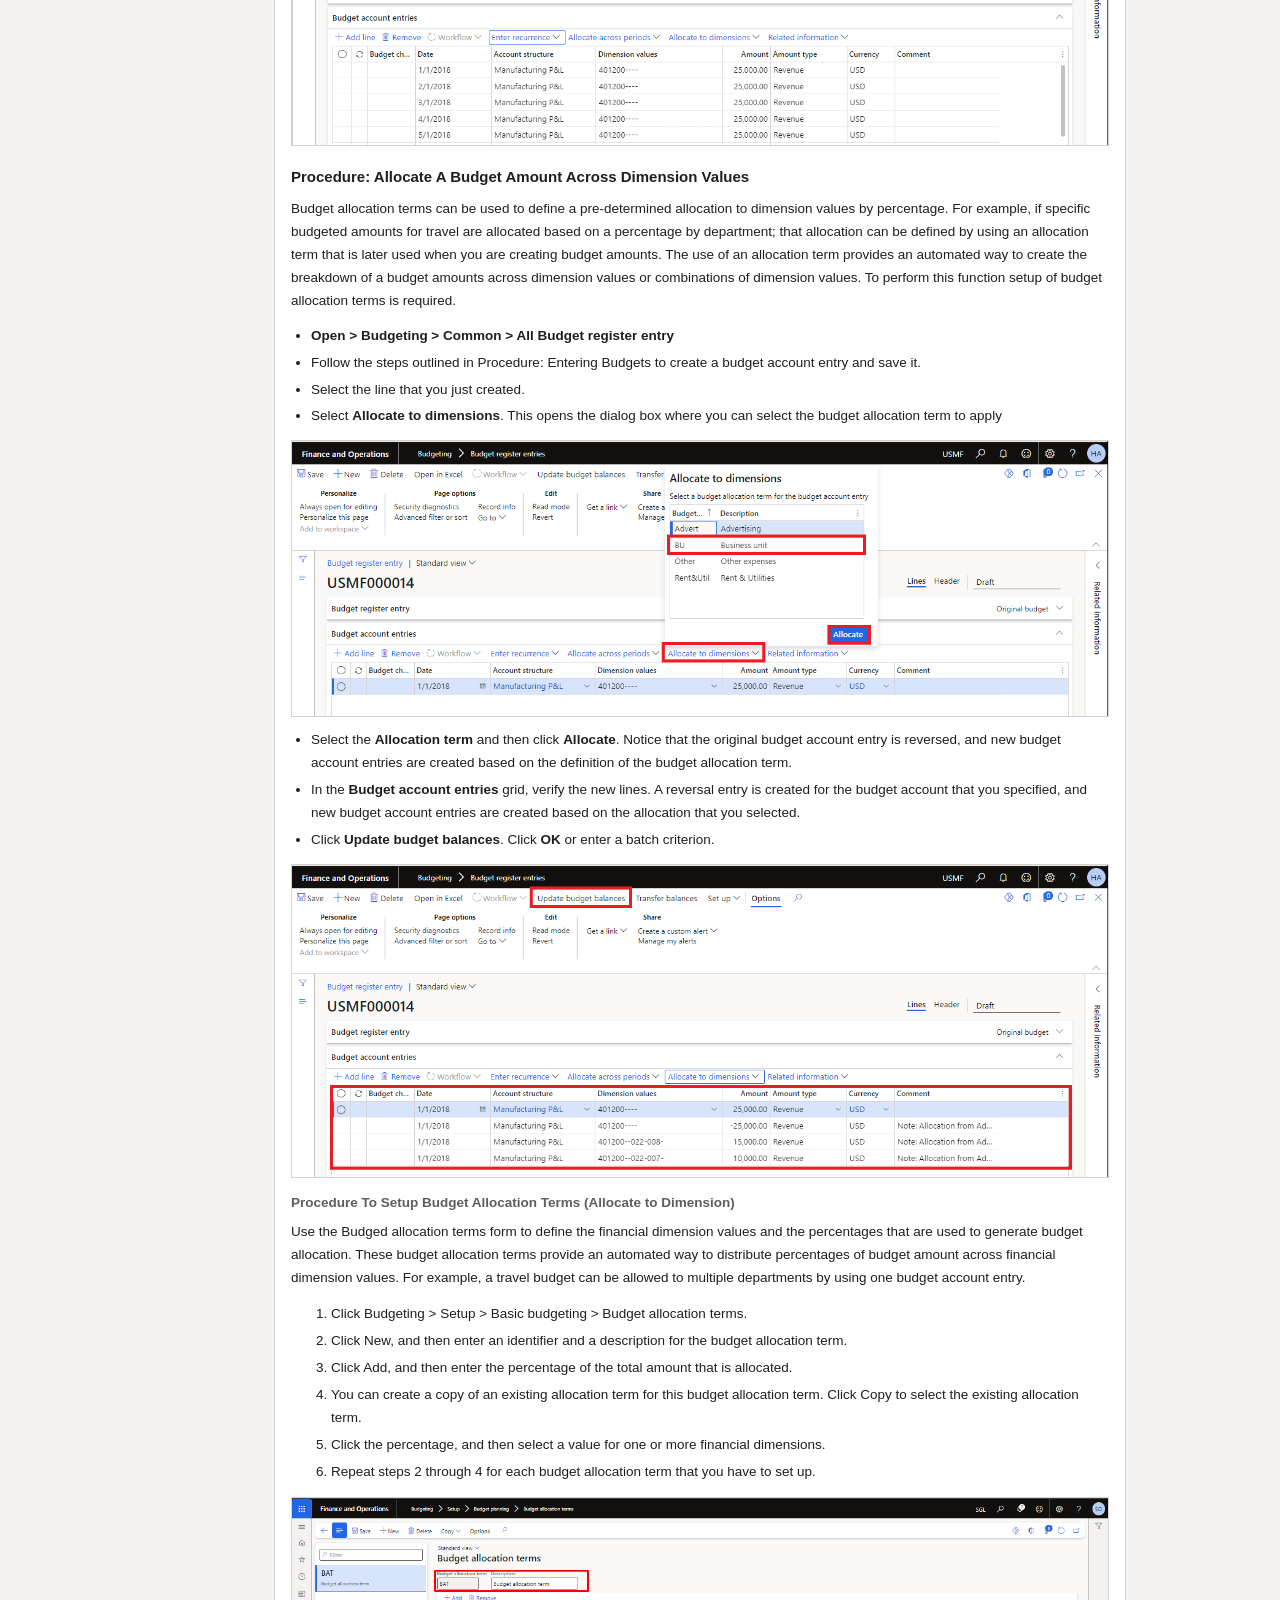
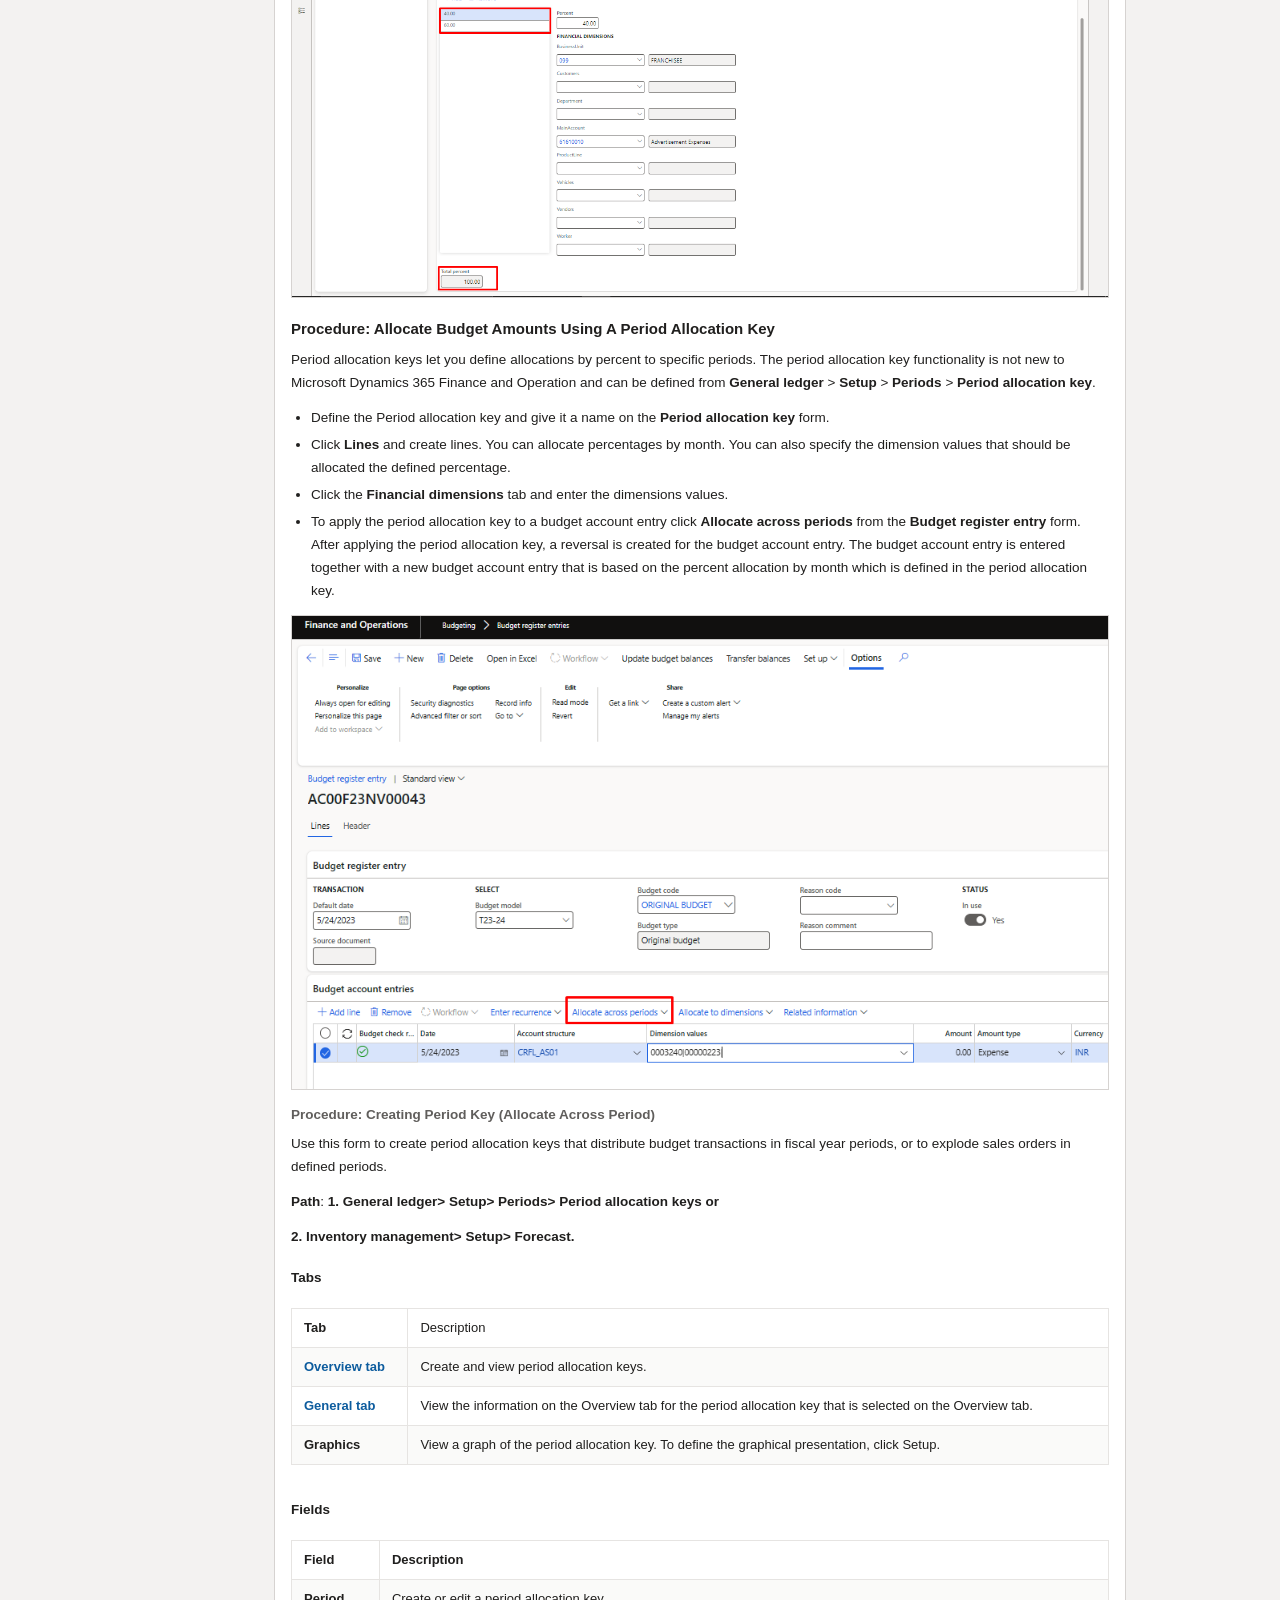
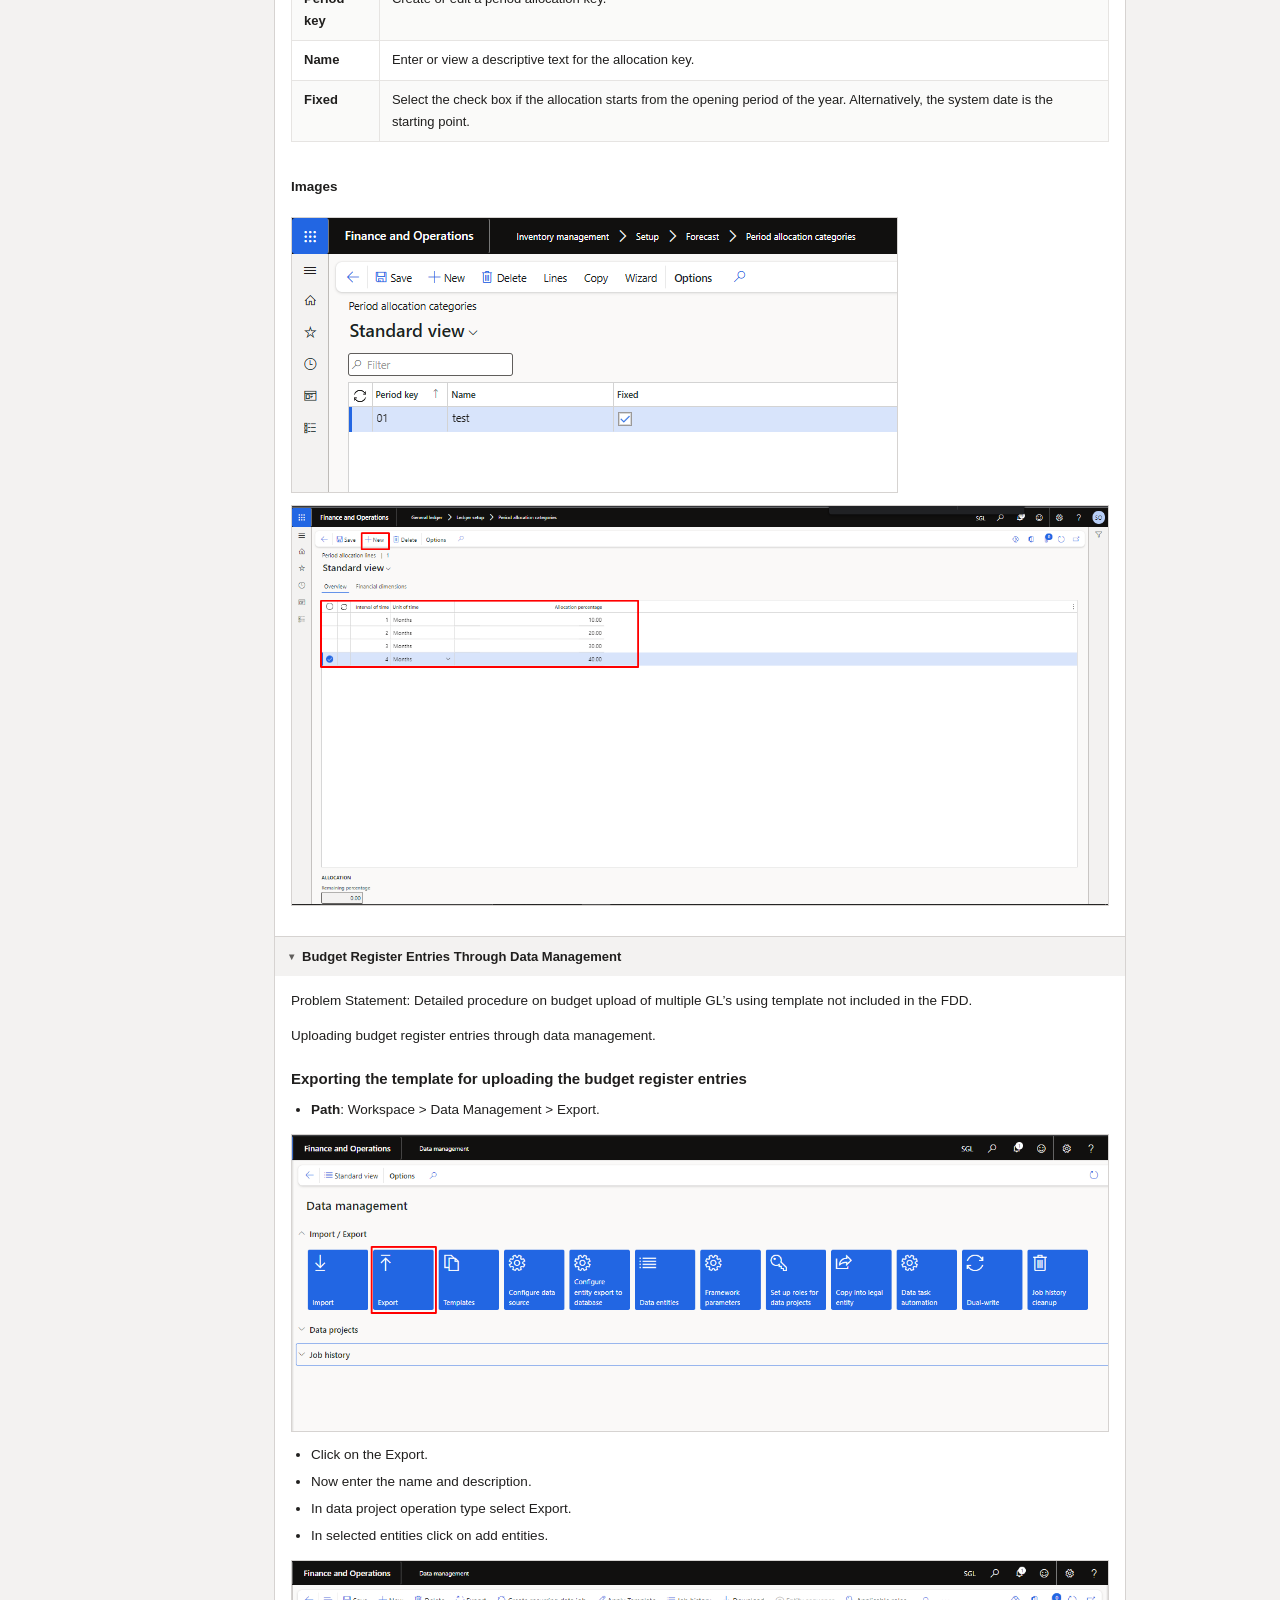
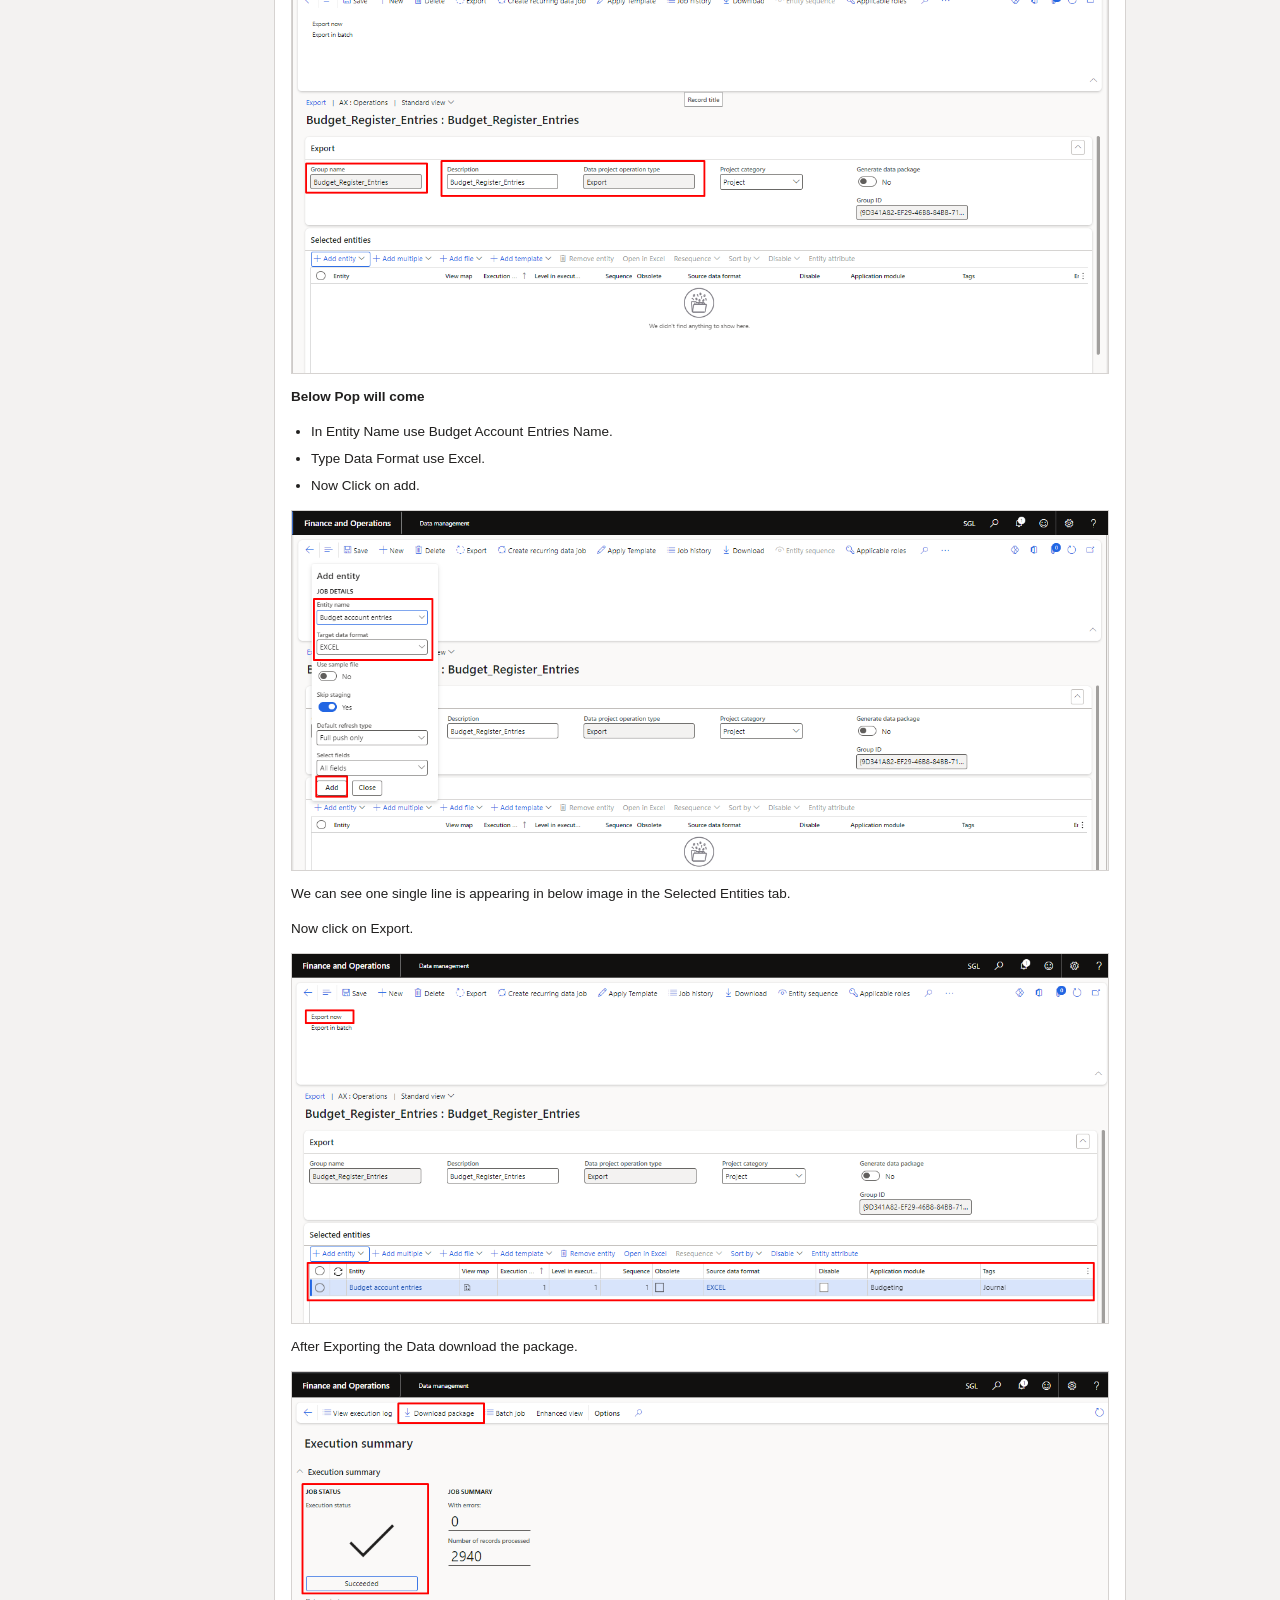
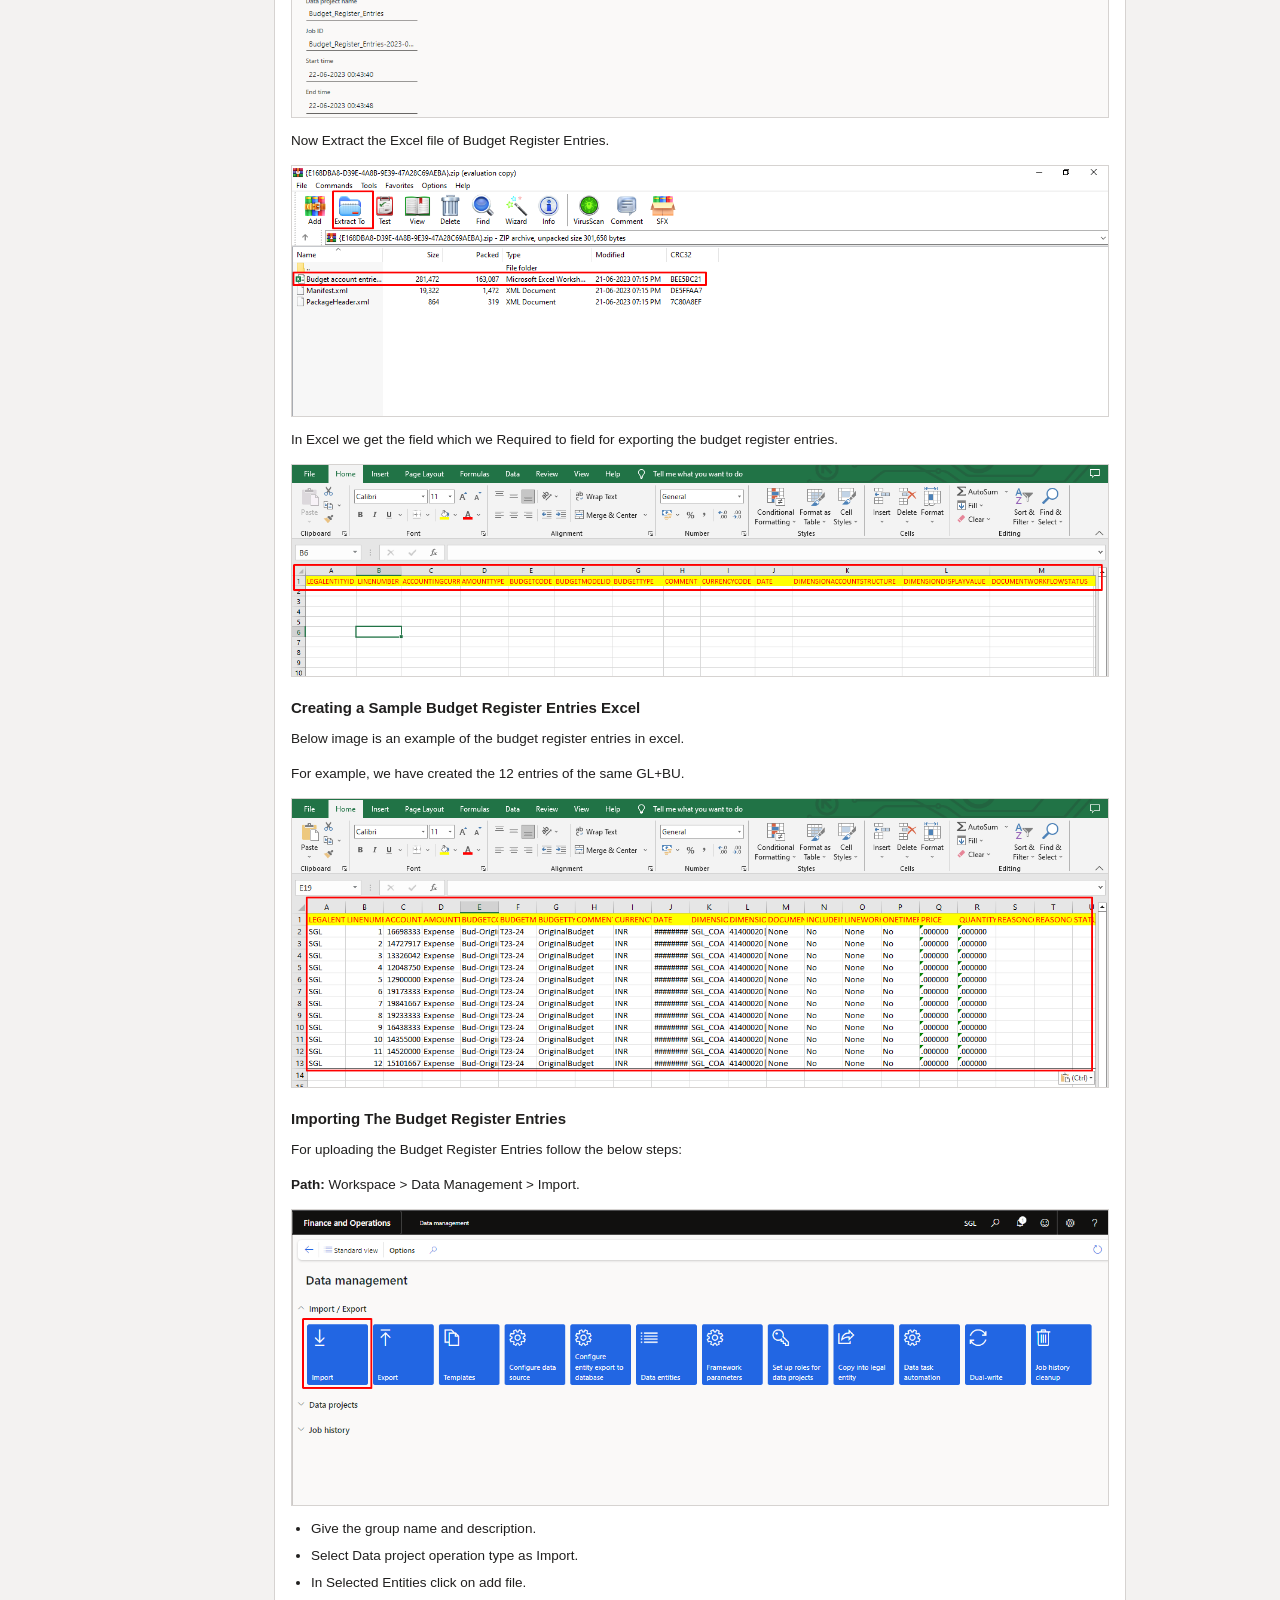
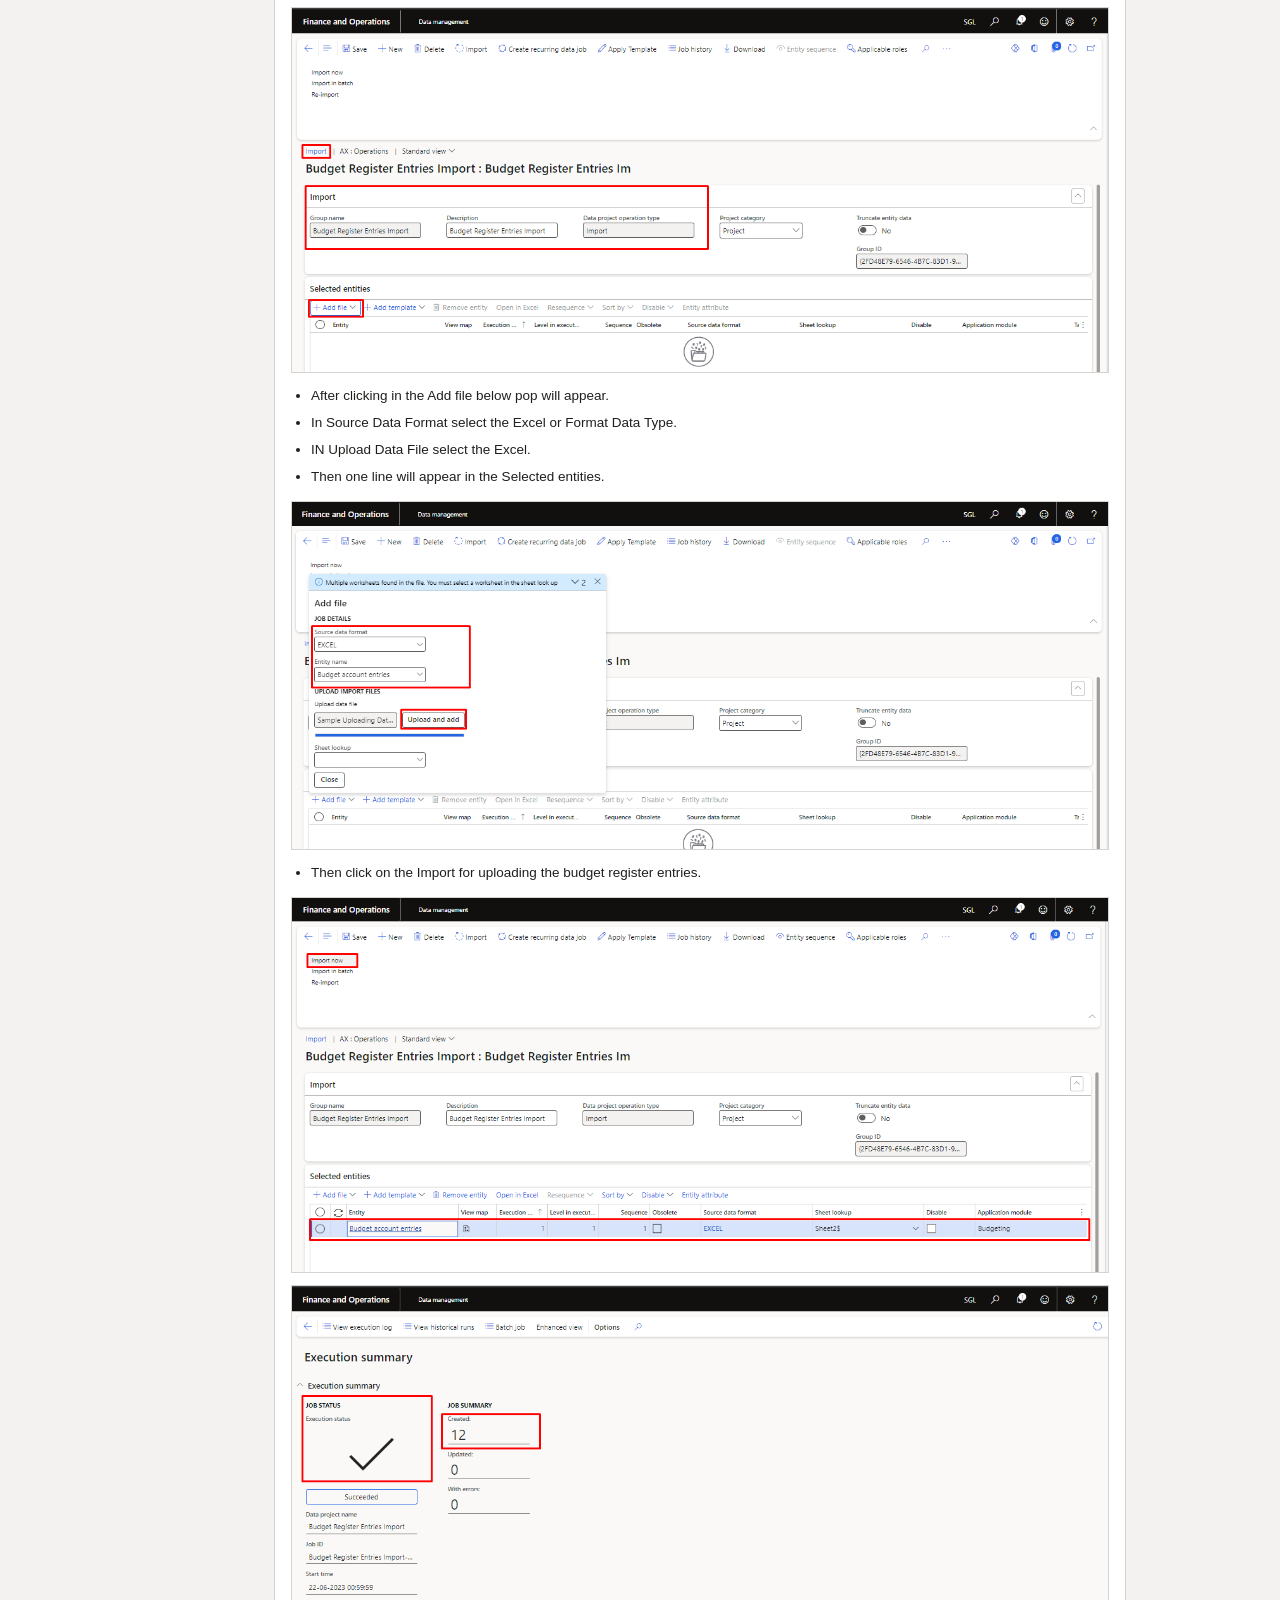
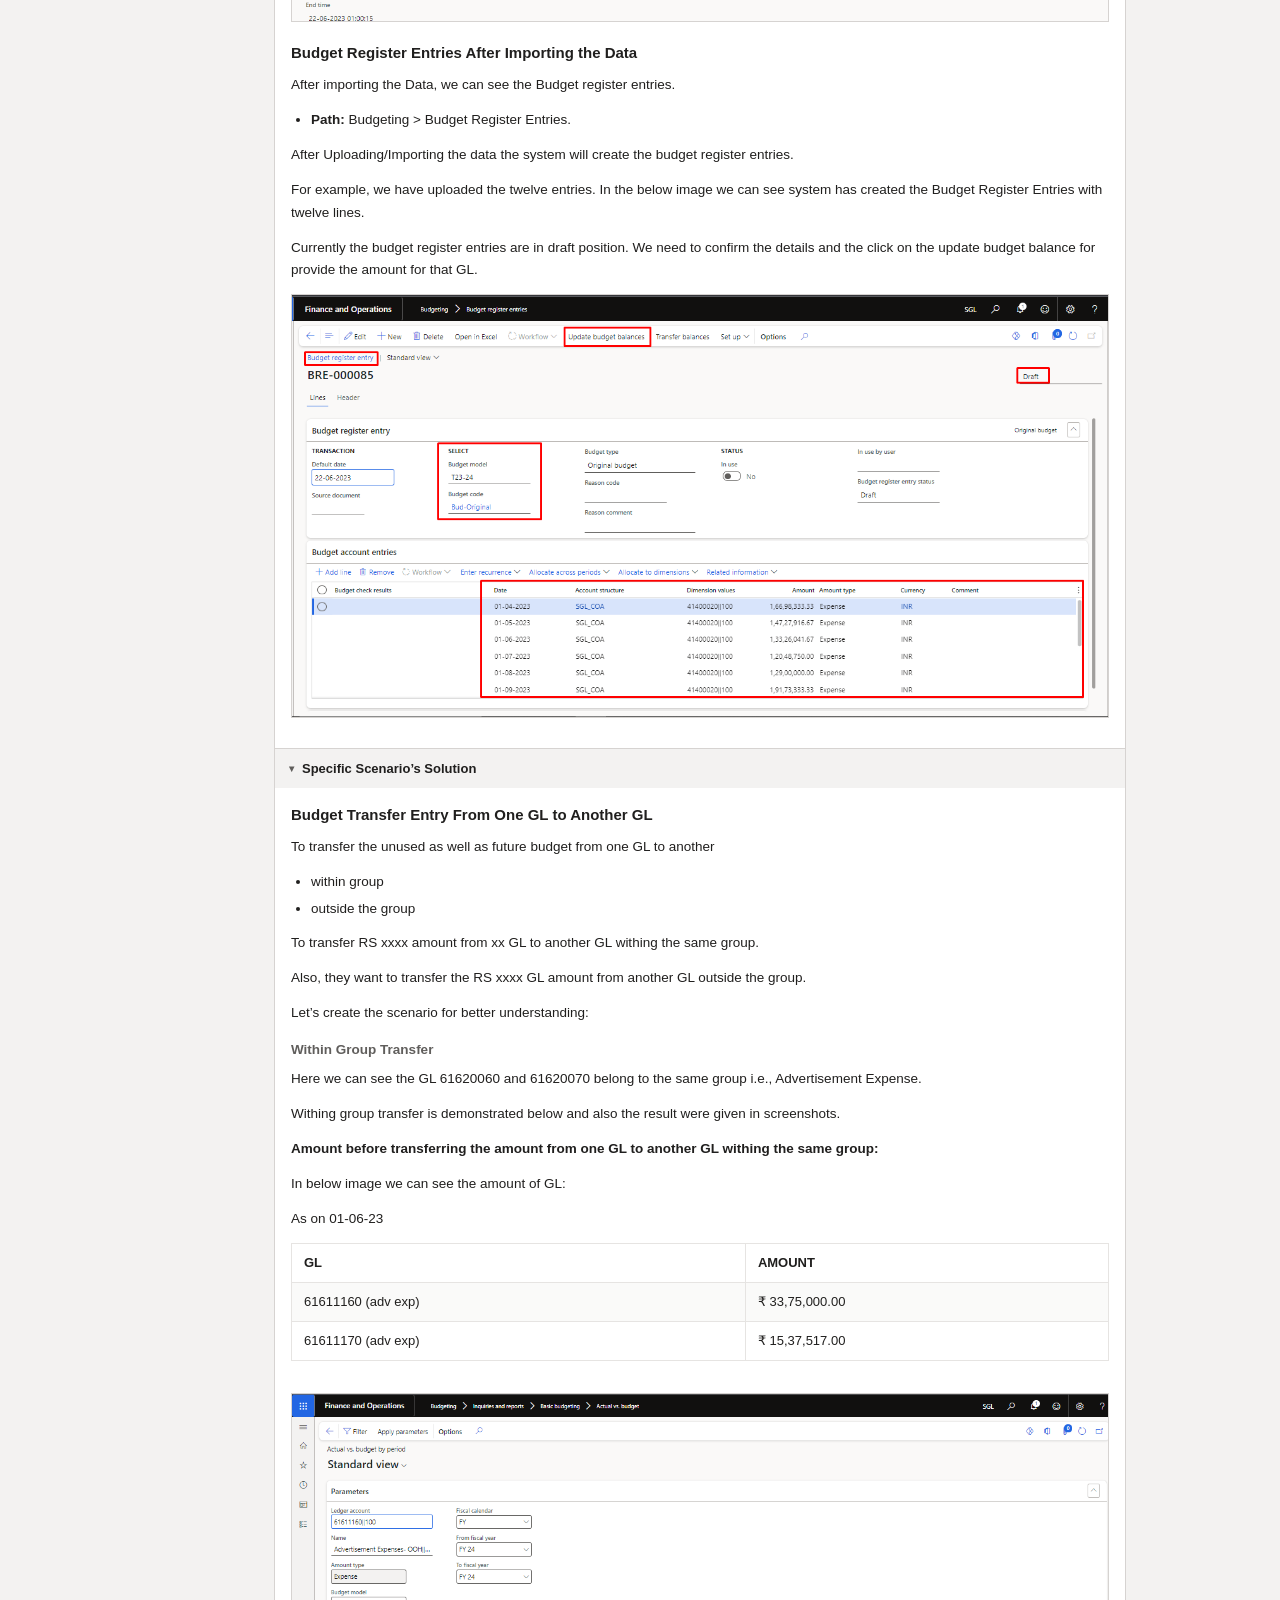
<file: posts/budget-register-entries.html>
<!DOCTYPE html>
<html lang="en">
<head>
<meta charset="UTF-8">
<meta name="viewport" content="width=device-width, initial-scale=1.0">
<title>Budget Register Entries — MS D365 F&O</title>
<meta name="description" content="This blog shows how to use budget register entries to define budget in D365">
<meta property="og:type" content="article">
<meta property="og:site_name" content="MS D365 F&amp;O">
<meta property="og:title" content="Budget Register Entries">
<meta property="og:description" content="This blog shows how to use budget register entries to define budget in D365">
<meta property="og:url" content="https://aayushdynamics.github.io/MSD365FO/posts/budget-register-entries.html">
<meta property="og:image" content="https://aayushdynamics.github.io/MSD365FO/images/budget-register-entries/image1.png">
<meta name="twitter:card" content="summary_large_image">
<link rel="icon" type="image/svg+xml" href="../favicon.svg">
<link rel="stylesheet" href="../style.css">
</head>
<body>

  <div class="app-bar">
    <a class="site-title-link" href="../index.html">
      <div class="grid-icon"><span></span><span></span><span></span><span></span><span></span><span></span><span></span><span></span><span></span></div>
      <span class="site-title">MS D365 F&O</span>
      <span class="site-sub">| Exploring D365 Finance and Operations</span>
    </a>
    <div class="spacer"></div>
    <div class="avatar">AT</div>
  </div>

  <div class="shell">
    <div class="nav-pane">
      <div class="nav-pane-inner">
        <div class="nav-section-label">SITE</div>
        <a class="nav-item" href="../index.html">Home</a>
        <a class="nav-item" href="../about.html">About</a>
        <a class="nav-item" href="../contact.html">Contact</a>
        <div class="nav-divider"></div>
        <div class="nav-section-header">
          <span class="nav-section-label">ON THIS PAGE</span>
          <button type="button" class="collapse-all-btn" id="collapseAllNavBtn">Collapse all</button>
        </div>
        <div class="post-toc" id="postToc">
<div class="toc-h1-row"><span class="toc-chevron" data-toc-toggle="budget-register-entries">▾</span><a class="toc-item toc-level-1" href="#budget-register-entries" data-tab-index="0">Budget Register Entries</a></div><div class="toc-children" id="tocChildren-budget-register-entries"><a class="toc-item toc-level-2" href="#procedure-create-budget-register-entries" data-tab-index="0">Procedure: Create Budget Register Entries</a><a class="toc-item toc-level-2" href="#procedure-create-a-budget-transfer" data-tab-index="0">Procedure: Create a Budget Transfer</a><a class="toc-item toc-level-2" href="#procedure-create-a-budget-transfer-when-you-creating-another-entry" data-tab-index="0">Procedure: Create a Budget Transfer When You Creating Another Entry</a><a class="toc-item toc-level-2" href="#procedure-create-recurring-budget-register-entries" data-tab-index="0">Procedure: Create Recurring Budget Register Entries</a><a class="toc-item toc-level-2" href="#procedure-allocate-a-budget-amount-across-dimension-values" data-tab-index="0">Procedure: Allocate A Budget Amount Across Dimension Values</a><a class="toc-item toc-level-3" href="#procedure-to-setup-budget-allocation-terms-allocate-to-dimension" data-tab-index="0">Procedure To Setup Budget Allocation Terms (Allocate to Dimension)</a><a class="toc-item toc-level-2" href="#procedure-allocate-budget-amounts-using-a-period-allocation-key" data-tab-index="0">Procedure: Allocate Budget Amounts Using A Period Allocation Key</a><a class="toc-item toc-level-3" href="#procedure-creating-period-key-allocate-across-period" data-tab-index="0">Procedure: Creating Period Key (Allocate Across Period)</a></div><div class="toc-h1-row"><span class="toc-chevron" data-toc-toggle="budget-register-entries-through-data-management">▾</span><a class="toc-item toc-level-1" href="#budget-register-entries-through-data-management" data-tab-index="1">Budget Register Entries Through Data Management</a></div><div class="toc-children" id="tocChildren-budget-register-entries-through-data-management"><a class="toc-item toc-level-2" href="#exporting-the-template-for-uploading-the-budget-register-entries" data-tab-index="1">Exporting the template for uploading the budget register entries</a><a class="toc-item toc-level-2" href="#creating-a-sample-budget-register-entries-excel" data-tab-index="1">Creating a Sample Budget Register Entries Excel</a><a class="toc-item toc-level-2" href="#importing-the-budget-register-entries" data-tab-index="1">Importing The Budget Register Entries</a><a class="toc-item toc-level-2" href="#budget-register-entries-after-importing-the-data" data-tab-index="1">Budget Register Entries After Importing the Data</a></div><div class="toc-h1-row"><span class="toc-chevron" data-toc-toggle="specific-scenario-s-solution">▾</span><a class="toc-item toc-level-1" href="#specific-scenario-s-solution" data-tab-index="2">Specific Scenario’s Solution</a></div><div class="toc-children" id="tocChildren-specific-scenario-s-solution"><a class="toc-item toc-level-2" href="#budget-transfer-entry-from-one-gl-to-another-gl" data-tab-index="2">Budget Transfer Entry From One GL to Another GL</a><a class="toc-item toc-level-3" href="#within-group-transfer" data-tab-index="2">Within Group Transfer</a><a class="toc-item toc-level-3" href="#outside-the-group-transfer" data-tab-index="2">Outside The Group Transfer</a><a class="toc-item toc-level-2" href="#budget-transfer-entry-from-one-month-to-another" data-tab-index="2">Budget Transfer Entry From One Month To Another</a><a class="toc-item toc-level-3" href="#transferring-budget-from-one-month-to-another-month-within-the-same-group" data-tab-index="2">Transferring Budget from One Month to Another Month Within the Same Group</a><a class="toc-item toc-level-3" href="#transferring-the-budget-from-month-to-another-month-outside-of-the-group" data-tab-index="2">Transferring The Budget from Month to Another Month Outside of The Group</a><a class="toc-item toc-level-2" href="#revenue-and-other-income" data-tab-index="2">Revenue And Other Income</a><a class="toc-item toc-level-2" href="#accumulated-depreciation" data-tab-index="2">Accumulated Depreciation</a><a class="toc-item toc-level-2" href="#attaching-the-attachment-during-creating-the-budget-request-on-purchase-order" data-tab-index="2">Attaching The Attachment During Creating The Budget Request On Purchase Order</a><a class="toc-item toc-level-2" href="#budget-control-must-be-on-posting-on-po-while-invoicing-system-must-give-warning-on-80-must-block-on-100-exceed-of-budget" data-tab-index="2">Budget Control must be on Posting on PO while Invoicing (System Must give warning on 80% &amp; must block on 100 % Exceed of Budget)</a><a class="toc-item toc-level-2" href="#workflow-needed-for-every-task" data-tab-index="2">Workflow needed for every task.</a><a class="toc-item toc-level-2" href="#roll-over-lapse-of-budget-will-be-main-account-wise" data-tab-index="2">Roll over &amp; lapse of Budget will be main account wise.</a></div>
        </div>
      </div>
    </div>

    <div class="main narrow">
      <div class="breadcrumb">
        <a href="../index.html">MS D365 F&O</a><span class="sep">›</span>
        <a href="../index.html">Budgeting</a><span class="sep">›</span>
        Budget Register Entries
      </div>

      <div class="command-bar">
        <a class="cmd-btn" href="../index.html" style="text-decoration:none;"><span class="cmd-icon">←</span><span class="cmd-label">Back</span></a>
      </div>

      <div class="post-header">
        <h1 class="post-title">Budget Register Entries</h1>
        <div class="post-meta">
          <span class="badge">Budgeting</span>
          <span class="status-dot">Published</span>
          <span>Sep 15, 2026</span>
          <span>Aayush Tiwari</span>
          <span>7 min</span>
        </div>
      </div>

      <div class="fasttabs attached">
        <div class="fasttab" id="budget-register-entries">
          <div class="fasttab-header"><span class="chevron">▾</span>Budget Register Entries</div>
          <div class="fasttab-body">
            <h2 id="procedure-create-budget-register-entries"><a id="_Toc135867841"></a><a id="_Toc152508376"></a>Procedure: Create Budget Register Entries</h2><p>To create budget registry entries, follow these steps:</p><ul><li>Open <strong>Budgeting module &gt; Budget register entry.</strong></li><li>Click <strong>Budget register entry </strong>in the <strong>new </strong>group of the Action Pane.<ul><li>Select the <strong>Budget model </strong>(identifier of budget) whose budget balance will be affected by the processing of this transaction.</li><li>Select the <strong>Budget transaction code </strong>to classify the budget register entry.</li><li>Optionally, specify a <strong>Reason code </strong>for the budget register entry.</li><li>Set the focus in the lines grid. The <strong>Date </strong>for the budget register entry line determines the period that the budget will be recorded to which budgeting period.</li><li>Select an <strong>Account structure</strong>.</li></ul></li></ul><p><strong><em>NOTE</em></strong>: The step of assigning an account structure to a budget account entry is required because not all dimensions in an account structure may be enabled and the same budget enabled dimension may be in use within multiple account structures for the chart of accounts.</p><ul><li>Enter the <strong>Dimension values </strong>for the budget enabled dimensions. The order in which the dimensions are entered is based on the order in which the dimensions appear within the account structure.</li><li>Enter the budget <strong>Amount </strong>and the budget <strong>Amount type</strong>. The budget amount type will default to expense but can be changed. The amount type is needed since the main account is not a required element for budgeting.</li><li>Specify the transaction, <strong>Currency</strong>.</li><li>Click <strong>Update the budget balances </strong>on the Action Pane. By taking this action, the budget balance for the budget model and dimension combination will be updated based on the amount for the period in which the line date falls.</li></ul><p><img src="../images/budget-register-entries/image1.png" loading="lazy" decoding="async"></p><h2 id="procedure-create-a-budget-transfer"><a id="_Toc135867842"></a><a id="_Toc152508377"></a>Procedure: Create a Budget Transfer</h2><p>You can create budget transfers by creating a budget register entry that has a budget code that is associated with the Transfer budget type. You decrease the budget of one or more financial dimension values, and then increase the budget of other financial dimension values by the same amount.</p><ul><li>Open <strong>Budgeting &gt; Budget register entries.</strong></li><li>On the Action Pane, click <strong>Budget register entry</strong>.</li><li>On the <strong>Budget register entry </strong>Fast Tab, select a budget model and a budget code that is associated with the <strong>Transfer </strong>budget type.</li><li>In the <strong>Budget account entries </strong>grid, click <strong>Add line</strong>.</li><li>Enter the account structure and financial dimension values to transfer a budget amount from.</li><li>Enter a negative amount, such as <strong>-</strong>1000.00.</li><li>Click <strong>Add line </strong>to add a line for the account structure and financial dimension values that you want to transfer the budget amount to. Then enter a positive amount, such as 1000.00.</li><li>If multiple accounts must be used to increase the budget of the financial dimension values that are receiving the budget amount, add lines, and then enter a negative amount on each line.</li><li>Click <strong>Update budget balances </strong>and then click <strong>OK</strong>.</li></ul><p><img src="../images/budget-register-entries/image2.png" loading="lazy" decoding="async"></p><h2 id="procedure-create-a-budget-transfer-when-you-creating-another-entry"><a id="_Toc135867843"></a><a id="_Toc152508378"></a>Procedure: Create a Budget Transfer When You Creating Another Entry</h2><p>You can create a budget transfer when you are creating a budget register entry. Budget Transfer helps to transfer the budget from posted GL accounting voucher</p><ul><li>Open <strong>Budgeting &gt; Common &gt; Budget register entries</strong>.</li><li>On the Action Pane, click <strong>Budget register entry </strong>to create a budget register entry.</li><li>On the <strong>Budget register entry </strong>Fast Tab, select a budget model and a budget code.</li></ul><p><strong><em>NOTE</em></strong>: You can create a transfer from any of the budget types, such as <strong><em>original budget </em></strong>or <strong><em>Revision</em></strong>.</p><ul><li>Click <strong>Create transfer </strong>to open the <strong>Create budget transfer </strong>form.</li></ul><p><img src="../images/budget-register-entries/image3.png" loading="lazy" decoding="async"></p><ul><li>Verify the information at the top of the form. Then enter the <strong>from date</strong>, <strong>Account structure</strong>, <strong>From financial dimension </strong>values, and <strong>Amount</strong>.</li></ul><p><strong><em>IMPORTANT</em></strong>: To decrease the budget for the from financial dimension values, you must enter a negative amount. The amount that is transferred from one or more financial dimension values must equal the amount that is transferred to the selected financial dimension value. The transaction total at the bottom of the form must be zero (0).</p><p><img src="../images/budget-register-entries/image4.png" loading="lazy" decoding="async"></p><ul><li>Click on <strong>Filter </strong>button to apply filter based on multiple criteria.</li></ul><p><img src="../images/budget-register-entries/image5.png" loading="lazy" decoding="async"></p><ul><li>Click <strong>Update budget balances</strong>.<ul><li>If workflow is activated for the budget code that you selected for the budget transfer, a message informs you that the budget transfer request is submitted to workflow.</li><li>If workflow is not activated, click <strong>OK</strong>, or enter batch criteria.</li></ul></li></ul><p><img src="../images/budget-register-entries/image6.png" loading="lazy" decoding="async"></p><h2 id="procedure-create-recurring-budget-register-entries"><a id="_Toc135867844"></a><a id="_Toc152508379"></a>Procedure: Create Recurring Budget Register Entries</h2><p>For some expenses, such as rent or lease, the amount that is budgeted will typically be the same amount for each period. You can replicate a budget account entry to accommodate this need. For example, you decide to create a budget account entry every month until 31/12/2020. You perform this function on 22/6/2020. Therefore, after you apply this function, you will have budget transaction line for every month through the end of the year. To create a recurring budget register entry, follow these steps:</p><ul><li>Open Budgeting &gt; Common &gt; Budget register entries.</li><li>On the Action Pane, click <strong>Budget register entry </strong>to create a budget register entry.</li><li>On the <strong>Budget register entry </strong>Fast Tab, select a budget model and a budget code.</li><li>In the <strong>Budget account entries </strong>grid, click <strong>Add line</strong>. Then enter the financial dimension values, amount, and amount type.</li><li>Click <strong>Enter recurrence</strong>.</li><li>Enter the <strong>Interval type</strong>, <strong>Interval</strong>, and <strong>Expiration date</strong>, and then click <strong>Create</strong>.</li><li>In the <strong>Budget account entries </strong>grid, verify the new lines, and then click <strong>Update budget balances</strong>. Click <strong>OK</strong> or enter a batch criterion.</li></ul><p><img src="../images/budget-register-entries/image7.png" loading="lazy" decoding="async"></p><p><img src="../images/budget-register-entries/image8.png" loading="lazy" decoding="async"></p><h2 id="procedure-allocate-a-budget-amount-across-dimension-values"><a id="_Toc135867845"></a><a id="_Toc152508380"></a>Procedure: Allocate A Budget Amount Across Dimension Values</h2><p>Budget allocation terms can be used to define a pre-determined allocation to dimension values by percentage. For example, if specific budgeted amounts for travel are allocated based on a percentage by department; that allocation can be defined by using an allocation term that is later used when you are creating budget amounts. The use of an allocation term provides an automated way to create the breakdown of a budget amounts across dimension values or combinations of dimension values. To perform this function setup of budget allocation terms is required.</p><ul><li><strong>Open &gt; Budgeting &gt; Common &gt; All Budget register entry</strong></li><li>Follow the steps outlined in Procedure: Entering Budgets to create a budget account entry and save it.</li><li>Select the line that you just created.</li><li>Select <strong>Allocate to dimensions</strong>. This opens the dialog box where you can select the budget allocation term to apply</li></ul><p><img src="../images/budget-register-entries/image9.png" loading="lazy" decoding="async"></p><ul><li>Select the <strong>Allocation term </strong>and then click <strong>Allocate</strong>. Notice that the original budget account entry is reversed, and new budget account entries are created based on the definition of the budget allocation term.</li><li>In the <strong>Budget account entries </strong>grid, verify the new lines. A reversal entry is created for the budget account that you specified, and new budget account entries are created based on the allocation that you selected.</li><li>Click <strong>Update budget balances</strong>. Click <strong>OK</strong> or enter a batch criterion.</li></ul><p><img src="../images/budget-register-entries/image10.png" loading="lazy" decoding="async"></p><h3 id="procedure-to-setup-budget-allocation-terms-allocate-to-dimension"><a id="_Toc135867846"></a><a id="_Toc152508381"></a>Procedure To Setup Budget Allocation Terms (Allocate to Dimension)</h3><p>Use the Budged allocation terms form to define the financial dimension values and the percentages that are used to generate budget allocation. These budget allocation terms provide an automated way to distribute percentages of budget amount across financial dimension values. For example, a travel budget can be allowed to multiple departments by using one budget account entry.</p><ol><li>Click Budgeting &gt; Setup &gt; Basic budgeting &gt; Budget allocation terms.</li><li>Click New, and then enter an identifier and a description for the budget allocation term.</li><li>Click Add, and then enter the percentage of the total amount that is allocated.</li><li>You can create a copy of an existing allocation term for this budget allocation term. Click Copy to select the existing allocation term.</li><li>Click the percentage, and then select a value for one or more financial dimensions.</li><li>Repeat steps 2 through 4 for each budget allocation term that you have to set up.</li></ol><p><img src="../images/budget-register-entries/image11.png" loading="lazy" decoding="async"></p><h2 id="procedure-allocate-budget-amounts-using-a-period-allocation-key"><a id="_Toc135867847"></a><a id="_Toc152508382"></a>Procedure: Allocate Budget Amounts Using A Period Allocation Key</h2><p>Period allocation keys let you define allocations by percent to specific periods. The period allocation key functionality is not new to Microsoft Dynamics 365 Finance and Operation and can be defined from <strong>General ledger </strong>&gt; <strong>Setup </strong>&gt; <strong>Periods </strong>&gt; <strong>Period allocation key</strong>.</p><ul><li>Define the Period allocation key and give it a name on the <strong>Period allocation key </strong>form.</li><li>Click <strong>Lines </strong>and create lines. You can allocate percentages by month. You can also specify the dimension values that should be allocated the defined percentage.</li><li>Click the <strong>Financial dimensions </strong>tab and enter the dimensions values.</li><li>To apply the period allocation key to a budget account entry click <strong>Allocate across periods </strong>from the <strong>Budget register entry </strong>form. After applying the period allocation key, a reversal is created for the budget account entry. The budget account entry is entered together with a new budget account entry that is based on the percent allocation by month which is defined in the period allocation key.</li></ul><p>          <img src="../images/budget-register-entries/image12.png" loading="lazy" decoding="async"></p><h3 id="procedure-creating-period-key-allocate-across-period"><a id="_Toc135867848"></a><a id="_Toc152508383"></a>Procedure: Creating Period Key (Allocate Across Period)</h3><p>Use this form to create period allocation keys that distribute budget transactions in fiscal year periods, or to explode sales orders in defined periods.</p><p><strong>Path</strong>: <strong>1. General ledger&gt;&nbsp;Setup&gt;&nbsp;Periods&gt;&nbsp;Period allocation keys or</strong></p><p><strong>           2. Inventory management&gt;&nbsp;Setup&gt;&nbsp;Forecast.	</strong></p><h4>Tabs</h4><table><tbody><tr><td><p><strong>Tab</strong></p></td><td><p>Description</p></td></tr><tr><td><p><a href="http://dynamicbusinesssolutions.ru/axshared.en/html/9e9e27ec-5925-46c2-988e-0ab040f29e32.htm"><strong>Overview tab</strong></a></p></td><td><p>Create and view period allocation keys.</p></td></tr><tr><td><p><a href="http://dynamicbusinesssolutions.ru/axshared.en/html/423feedf-f253-4dc9-ab7a-3973368a67d1.htm"><strong>General tab</strong></a></p></td><td><p>View the information on the&nbsp;Overview tab for the period allocation key that is selected on the&nbsp;Overview tab.</p></td></tr><tr><td><p><strong>Graphics</strong></p></td><td><p>View a graph of the period allocation key. To define the graphical presentation, click&nbsp;Setup.</p></td></tr></tbody></table><h4>Fields</h4><table><tbody><tr><td><p><strong>Field</strong></p></td><td><p><strong>Description</strong></p></td></tr><tr><td><p><strong>Period key</strong></p></td><td><p>Create or edit a period allocation key.</p></td></tr><tr><td><p><strong>Name</strong></p></td><td><p>Enter or view a descriptive text for the allocation key.</p></td></tr><tr><td><p><strong>Fixed</strong></p></td><td><p>Select the check box if the allocation starts from the opening period of the year. Alternatively, the system date is the starting point.</p></td></tr></tbody></table><h4>Images</h4><p><img src="../images/budget-register-entries/image13.png" loading="lazy" decoding="async"></p><p><img src="../images/budget-register-entries/image14.png" loading="lazy" decoding="async"></p>
          </div>
        </div>
        <div class="fasttab" id="budget-register-entries-through-data-management">
          <div class="fasttab-header"><span class="chevron">▾</span>Budget Register Entries Through Data Management</div>
          <div class="fasttab-body">
            <p>Problem Statement: Detailed procedure on budget upload of multiple GL’s using template not included in the FDD.</p><p>Uploading budget register entries through data management.</p><h2 id="exporting-the-template-for-uploading-the-budget-register-entries"><a id="_Toc152508440"></a>Exporting the template for uploading the budget register entries</h2><ul><li><strong>Path</strong>: Workspace &gt; Data Management &gt; Export.</li></ul><p><img src="../images/budget-register-entries/image15.png" loading="lazy" decoding="async"></p><ul><li>Click on the Export.</li><li>Now enter the name and description.</li><li>In data project operation type select Export.</li><li>In selected entities click on add entities.</li></ul><p><img src="../images/budget-register-entries/image16.png" loading="lazy" decoding="async"></p><p><strong>Below Pop will come</strong></p><ul><li>In Entity Name use Budget Account Entries Name.</li><li>Type Data Format use Excel.</li><li>Now Click on add.</li></ul><p><img src="../images/budget-register-entries/image17.png" loading="lazy" decoding="async"></p><p>We can see one single line is appearing in below image in the Selected Entities tab.</p><p>Now click on Export.</p><p><img src="../images/budget-register-entries/image18.png" loading="lazy" decoding="async"></p><p>After Exporting the Data download the package.</p><p><img src="../images/budget-register-entries/image19.png" loading="lazy" decoding="async"></p><p>Now Extract the Excel file of Budget Register Entries.</p><p><img src="../images/budget-register-entries/image20.png" loading="lazy" decoding="async"></p><p>In Excel we get the field which we Required to field for exporting the budget register entries.</p><p><img src="../images/budget-register-entries/image21.png" loading="lazy" decoding="async"></p><h2 id="creating-a-sample-budget-register-entries-excel"><a id="_Toc152508441"></a>Creating a Sample Budget Register Entries Excel</h2><p>Below image is an example of the budget register entries in excel.</p><p>For example, we have created the 12 entries of the same GL+BU.</p><p><img src="../images/budget-register-entries/image22.png" loading="lazy" decoding="async"></p><h2 id="importing-the-budget-register-entries"><a id="_Toc152508442"></a>Importing The Budget Register Entries</h2><p>For uploading the Budget Register Entries follow the below steps:</p><p><strong>Path: </strong>Workspace &gt; Data Management &gt; Import.</p><p><img src="../images/budget-register-entries/image23.png" loading="lazy" decoding="async"></p><ul><li>Give the group name and description.</li><li>Select Data project operation type as Import.</li><li>In Selected Entities click on add file.</li></ul><p><img src="../images/budget-register-entries/image24.png" loading="lazy" decoding="async"></p><ul><li>After clicking in the Add file below pop will appear.</li><li>In Source Data Format select the Excel or Format Data Type.</li><li>IN Upload Data File select the Excel.</li><li>Then one line will appear in the Selected entities.</li></ul><p><img src="../images/budget-register-entries/image25.png" loading="lazy" decoding="async"></p><ul><li>Then click on the Import for uploading the budget register entries.</li></ul><p><img src="../images/budget-register-entries/image26.png" loading="lazy" decoding="async"></p><p><img src="../images/budget-register-entries/image27.png" loading="lazy" decoding="async"></p><h2 id="budget-register-entries-after-importing-the-data"><a id="_Toc152508443"></a>Budget Register Entries After Importing the Data</h2><p>After importing the Data, we can see the Budget register entries.</p><ul><li><strong>Path:</strong> Budgeting &gt; Budget Register Entries.</li></ul><p>After Uploading/Importing the data the system will create the budget register entries.</p><p>For example, we have uploaded the twelve entries. In the below image we can see system has created the Budget Register Entries with twelve lines.</p><p>Currently the budget register entries are in draft position. We need to confirm the details and the click on the update budget balance for provide the amount for that GL.</p><p><img src="../images/budget-register-entries/image28.png" loading="lazy" decoding="async"></p>
          </div>
        </div>
        <div class="fasttab" id="specific-scenario-s-solution">
          <div class="fasttab-header"><span class="chevron">▾</span>Specific Scenario’s Solution</div>
          <div class="fasttab-body">
            <h2 id="budget-transfer-entry-from-one-gl-to-another-gl"><a id="_Budget_Transfer_Entry"></a><a id="_Toc152508397"></a>Budget Transfer Entry From One GL to Another GL </h2><p>To transfer the unused as well as future budget from one GL to another </p><ul><li>within group</li><li>outside the group</li></ul><p>To transfer RS xxxx amount from xx GL to another GL withing the same group.</p><p>Also, they want to transfer the RS xxxx GL amount from another GL outside the group.</p><p>Let’s create the scenario for better understanding:</p><h3 id="within-group-transfer"><a id="_Toc152508398"></a>Within Group Transfer</h3><p>Here we can see the GL 61620060 and 61620070 belong to the same group i.e., Advertisement Expense. </p><p>Withing group transfer is demonstrated below and also the result were given in screenshots.</p><p><strong>Amount before transferring the amount from one GL to another GL withing the same group:</strong></p><p>In below image we can see the amount of GL:</p><p>As on 01-06-23</p><table><tbody><tr><td><p><strong>GL</strong></p></td><td><p><strong> AMOUNT </strong></p></td></tr><tr><td><p>61611160 (adv exp)</p></td><td><p> ₹ 33,75,000.00 </p></td></tr><tr><td><p>61611170 (adv exp)</p></td><td><p> ₹ 15,37,517.00 </p></td></tr></tbody></table><p><img src="../images/budget-register-entries/image29.png" loading="lazy" decoding="async"></p><p><img src="../images/budget-register-entries/image30.png" loading="lazy" decoding="async"></p><p><strong>Creating the budget transfer entry:</strong></p><p>For transfering the budget for one GL to another GL within the same group (61611160 to 61611170) we made a budget transfer.</p><p>For creating the transfer budget register entries from one GL to another GL within same group.</p><p>Path: Budget &gt; Budget Register Entries</p><ul><li>click on new in Fast tab </li><li>select the budget model and budget code as budget transfer </li><li>click on add line then fill the account structure also fill the GL from which you want to transfer the amount.</li><li>Also add another line to which you are transferring the GL amount.</li></ul><p><strong>Note</strong>: amount should be in negative from which you are transferring the GL amount.</p><p><img src="../images/budget-register-entries/image31.png" loading="lazy" decoding="async"></p><p>In the above image we can see the from GL amount is negative and to GL is positive which means we transferring the 10000 amounts from 61611160 to 61611170.</p><p><strong>Result: in the below two screenshots we can see the amount is transfer </strong></p><p>After transferring the amount from one GL to another GL within same group</p><p>As on 01-06-2023</p><table><tbody><tr><td><p><strong>GL</strong></p></td><td><p><strong>Amount</strong></p></td></tr><tr><td><p>61611160 (adv exp)</p></td><td><p>RS 33,65,000</p></td></tr><tr><td><p>61611170 (adv exp)</p></td><td><p>RS 15,47,517</p></td></tr></tbody></table><p><img src="../images/budget-register-entries/image32.png" loading="lazy" decoding="async"><img src="../images/budget-register-entries/image33.png" loading="lazy" decoding="async"></p><h3 id="outside-the-group-transfer"><a id="_Toc152508399"></a>Outside The Group Transfer</h3><p>Here we can see the GL 61630050 belongs to Advertisement Expenses and 61700010 belong to the group i.e., Bank Commission</p><p>Outside group transfer is demonstrated below and also the result were given in screenshots.</p><p><strong>Amount before transferring the amount from one GL to another GL outside the group:</strong></p><p>In below image we can see the amount of GL:</p><p>As on 01-06-23</p><table><tbody><tr><td><p><strong>GL</strong></p></td><td><p><strong>AMOUNT</strong></p></td></tr><tr><td><p>61630050 (adv exp)</p></td><td><p>RS 19,14,035</p></td></tr><tr><td><p>61700010 (bank comm)</p></td><td><p>RS 3,488</p></td></tr></tbody></table><p><img src="../images/budget-register-entries/image34.png" loading="lazy" decoding="async"></p><p><img src="../images/budget-register-entries/image35.png" loading="lazy" decoding="async"></p><p><strong>Creating the budget transfer entry:</strong></p><p>For transfering the budget for one GL to another GL outside the group (61630050 to 61700010) we made a budget transfer.</p><p>For creating the transfer budget register entries from one GL to another GL outside the group.</p><p><strong>Path</strong>: Budget &gt; Budget Register Entries</p><ul><li>click on new in Fast tab </li><li>select the budget model and budget code as budget transfer </li><li>click on add line then fill the account structure also fill the GL from which you want to transfer the amount.</li><li>Also add another line to which you are transferring the GL amount.</li></ul><p><strong>Note</strong>: amount should be in negative from which you are transferring the GL amount.</p><p><img src="../images/budget-register-entries/image36.png" loading="lazy" decoding="async"></p><p><strong>Result: in the below two screenshots we can see the amount is transfer </strong></p><p>After transferring the amount from one GL to another GL outside the group.</p><p>As on 01-06-2023</p><table><tbody><tr><td><p><strong>GL</strong></p></td><td><p><strong>Amount</strong></p></td></tr><tr><td><p>61630050 (adv exp)</p></td><td><p>RS 19,13,035</p></td></tr><tr><td><p>61700010 (bank comm)</p></td><td><p>RS 4,488</p></td></tr></tbody></table><p><img src="../images/budget-register-entries/image37.png" loading="lazy" decoding="async"></p><p><img src="../images/budget-register-entries/image38.png" loading="lazy" decoding="async"></p><h2 id="budget-transfer-entry-from-one-month-to-another"><a id="_Budget_Transfer_Entry_1"></a><a id="_Toc152508400"></a><a id="_Hlk152345831"></a>Budget Transfer Entry From One Month To Another</h2><p>To transfer the unused as well as future budget from one GL to another (both within and outside the group).</p><p>To transfer the unused GL amount from one to month to another month within group as well as outside the group.</p><p>Let’s understand with the example how we can achieve this:</p><h3 id="transferring-budget-from-one-month-to-another-month-within-the-same-group"><a id="_Toc152508401"></a>Transferring Budget from One Month to Another Month Within the Same Group</h3><p>Transferring budget amount from one month to another month within the same group.</p><p>So, in this we have selected the GL 61611190 which belong to the Advertisement Expenses group.</p><p>Withing group transfer is demonstrated below and also the result were given in screenshots.</p><p><strong>Amount before creating budget transfer from one month to another month with the same group:</strong></p><table><tbody><tr><td><p><strong>Date</strong></p></td><td><p><strong>Amount</strong></p></td></tr><tr><td><p>01-06-2023</p></td><td><p>44,75,000</p></td></tr><tr><td><p>01-07-2023</p></td><td><p>33,75,000</p></td></tr></tbody></table><p><img src="../images/budget-register-entries/image39.png" loading="lazy" decoding="async"></p><p><strong>Creating the budget register transfer entry to transfer the amount from one month to another withing the same group</strong></p><p>In below image we are transferring budget amount from one month to next month within the same group.</p><p><strong>Path:</strong> Budget &gt; Budget Register Entries</p><ul><li>click on new then fill the budget model and the budget code as budget transfer.</li><li>Now add one line with the negative amount from which you want to transfer the amount also fill the date from which you are transferring the amount.</li><li>Create another line with the same amount and give the date to which you are transferring the amount. </li><li>Then click on update budget balance.</li></ul><p><img src="../images/budget-register-entries/image40.png" loading="lazy" decoding="async"></p><p><strong>Result: After transferring the amount from one month to another within the same group</strong></p><p>Now after updating the budget balance, we can see that the amount is transferred from one month to another month within the same group.</p><table><tbody><tr><td><p><strong>Date</strong></p></td><td><p><strong>Amount</strong></p></td></tr><tr><td><p>01-06-2023</p></td><td><p>RS 43,75,000</p></td></tr><tr><td><p>01-07-2023</p></td><td><p>RS 34,75,000</p></td></tr></tbody></table><p><img src="../images/budget-register-entries/image41.png" loading="lazy" decoding="async"></p><h3 id="transferring-the-budget-from-month-to-another-month-outside-of-the-group"><a id="_Toc152508402"></a>Transferring The Budget from Month to Another Month Outside of The Group</h3><p>Transferring budget amount from one month to another month outside the group.</p><p>So, in this we have selected the GL 61630040 which belong to the Advertisement Expenses group and GL 61700015 which belong to the Bank Commission group.</p><p>Outside group transfer is demonstrated below and also the result were given in screenshots.</p><p><strong>Amount before creating budget transfer from one month to another month outside the group:</strong></p><table><tbody><tr><td><p><strong>Date</strong></p></td><td><p><strong>GL </strong></p></td><td><p><strong>Amount</strong></p></td></tr><tr><td><p>01-06-2023</p></td><td><p>61630040 (adv group)</p></td><td><p>39,844</p></td></tr><tr><td><p>01-07-2023</p></td><td><p>61700015 (bank comm)</p></td><td><p>48,269</p></td></tr></tbody></table><p><img src="../images/budget-register-entries/image42.png" loading="lazy" decoding="async"></p><p><img src="../images/budget-register-entries/image43.png" loading="lazy" decoding="async"></p><p><strong>Creating the budget register transfer entry to transfer the amount from one month to another outside the group</strong></p><p>For transferring the budget amount from GL 61630040 (adv exp) to GL 61700015 (bank comm) from one month to another.</p><p>In the below example we are transferring the GL 61630040 (adv exp) as on 01-06-2023 to GL 61700015 (bank comm) on 01-07-2023.</p><p><strong>For creating the budget transfer entry:</strong></p><p><strong>Path</strong>: Budget &gt; Budget Register Entries</p><ul><li>click on new then fill the budget model and the budget code as budget transfer.</li><li>Now add one line with the negative amount from which you want to transfer the amount also fill the date from which you are transferring the amount.</li><li>Create another line with the same amount and give the date to which you are transferring the amount. </li><li>Then click on update budget balance.</li></ul><p><img src="../images/budget-register-entries/image44.png" loading="lazy" decoding="async"></p><p><strong>Result: After transferring the amount from one month to another outside the group</strong></p><p>Now after updating the budget balance, we can see that the amount is transferred from one month to another month outside the group.</p><p><strong>Amount after creating budget transfer from one month to another month outside the group:</strong></p><table><tbody><tr><td><p><strong>Date</strong></p></td><td><p><strong>GL </strong></p></td><td><p><strong>Amount</strong></p></td></tr><tr><td><p>01-06-2023</p></td><td><p>61630040 (adv group)</p></td><td><p>RS 29,844</p></td></tr><tr><td><p>01-07-2023</p></td><td><p>61700015 (bank comm)</p></td><td><p>RS 58,269</p></td></tr></tbody></table><p><img src="../images/budget-register-entries/image45.png" loading="lazy" decoding="async"></p><p><img src="../images/budget-register-entries/image46.png" loading="lazy" decoding="async"></p><h2 id="revenue-and-other-income"><a id="_Budget_Control_At"></a><a id="_Open_PO_(+)"></a><a id="_Revenue_And_Other"></a><a id="_Toc152508405"></a>Revenue And Other Income</h2><p>For revenue, no restriction is to be placed if it exceeds the budget, even though the budget will be uploaded to generate the Actual Vs Budget report.</p><p>Only budget register entries need to be done.</p><p>For creating budget register entries.</p><p><strong>Path</strong>: Budgeting &gt; Budget Register entries.</p><ul><li>click on new in fast tab.</li><li>Then select the budget model and budget group.</li><li>Then click on add line and select the account structure and date and select the GL which is related to the revenue then fill the amount then click on update budget balance.</li></ul><p><img src="../images/budget-register-entries/image47.png" loading="lazy" decoding="async"></p><p><strong>Result:</strong></p><p>In the below image we can see the budget amount is appearing after update the budget balance.</p><p><img src="../images/budget-register-entries/image48.png" loading="lazy" decoding="async"></p><h2 id="accumulated-depreciation"><a id="_Accumulated_Depreciation"></a><a id="_Toc152508406"></a>Accumulated Depreciation</h2><p>Accumulated Depreciation being credit in nature has been grouped under Fixed Assets.</p><p>For creating the depreciation proposal budget register entry:</p><p><strong>Path</strong>: fixed asset &gt; budget &gt; fixed asset budget journal</p><ul><li>Then click on new and select the fixed asset budget journal</li><li>Then click on lines.</li></ul><p><img src="../images/budget-register-entries/image49.png" loading="lazy" decoding="async"></p><ul><li>After clicking on lines click on the proposal &gt; depreciation proposal.</li></ul><p><img src="../images/budget-register-entries/image50.png" loading="lazy" decoding="async"></p><ul><li>Following pop up will appear select the budget model and date interval.</li><li>Also select the summarize depreciation for summarize amount in the lines.</li><li>Then click on the filter to select the fixed asset or fixed asset group in which you want to create depreciation budget proposal.</li></ul><p><img src="../images/budget-register-entries/image51.png" loading="lazy" decoding="async"></p><p>In the below image you can see the following tab will open just fill the details as per the requirement.</p><p><img src="../images/budget-register-entries/image52.png" loading="lazy" decoding="async"></p><ul><li>After clicking on ok you will see the line is got created.</li></ul><p><img src="../images/budget-register-entries/image53.png" loading="lazy" decoding="async"></p><ul><li>click on post and transfer the amount to fixed asset and ledger budget.</li></ul><p><img src="../images/budget-register-entries/image54.png" loading="lazy" decoding="async"></p><p>Now in budget register entry you will find the budget register with budget code fixed asset. </p><p>Click on update budget balance your amount for the GL will be updated.</p><p><img src="../images/budget-register-entries/image55.png" loading="lazy" decoding="async"></p><p>Pre requisites: there should be default budget code should be created of fixed asset type.</p><h2 id="attaching-the-attachment-during-creating-the-budget-request-on-purchase-order"><a id="_Fixed_Assets"></a><a id="_Attaching_The_Attachment"></a><a id="_Toc152508430"></a>Attaching The Attachment During Creating The Budget Request On Purchase Order</h2><p>Understanding this from an example,</p><p>Creating a purchase order</p><p><strong>Path:</strong> Accounts Payable &gt; Purchase Order &gt; All Purchase Order.</p><p><img src="../images/budget-register-entries/image56.png" loading="lazy" decoding="async"></p><p>The budget Amount is Exceeding by RS 1,00,000. So, for attaching the document Click On the button Shown in the below Screenshot:</p><p><img src="../images/budget-register-entries/image57.png" loading="lazy" decoding="async"></p><p>Click on New and attach the File in the Purchase Order.</p><p><img src="../images/budget-register-entries/image58.png" loading="lazy" decoding="async"></p><p><strong>Now for creating the Budget Register Request</strong></p><p>Click on the Financial &gt; Budget Check Errors or Warnings.</p><p><img src="../images/budget-register-entries/image59.png" loading="lazy" decoding="async"></p><p>Click on the ‘create budget Request’.</p><p><img src="../images/budget-register-entries/image60.png" loading="lazy" decoding="async"></p><p>After Click on the ‘Create Budget Request’ below pop will appear in the system.</p><p>Here See the Details of Budget Register Entry Such as Budget Register Number, Budget Model, Budget Code, Transaction Date, Currency, Account Structure, Dimension value, Amount.</p><p>Click on Create Budget Request for Creating or Requesting a Budget Register Entry.</p><p><img src="../images/budget-register-entries/image61.png" loading="lazy" decoding="async"></p><p>In the Budget Register Entry, We Can check the one entry has Been Created by the Behalf of that Purchase Order Number (Source Document).</p><p><img src="../images/budget-register-entries/image62.png" loading="lazy" decoding="async"></p><h2 id="budget-control-must-be-on-posting-on-po-while-invoicing-system-must-give-warning-on-80-must-block-on-100-exceed-of-budget"><a id="_Budget_Control_must"></a><a id="_Toc152508431"></a><a id="_Hlk152344519"></a>Budget Control must be on Posting on PO while Invoicing (System Must give warning on 80% &amp; must block on 100 % Exceed of Budget)</h2><p><strong>Example: -</strong></p><table><tbody><tr><td><p><strong>Remarks</strong></p></td><td><p><strong>Case</strong></p></td><td><p><strong>Result</strong></p></td><td><p><strong> Amount </strong></p></td></tr><tr><td><p>Budget balance for the main account – 43030210 – Printing &amp; Stationary expenses</p></td><td><p>&nbsp;Budget register entry</p></td><td><p>&nbsp;</p></td><td><p>10,000.00</p></td></tr><tr><td><p>No warning till 80% of budgeted amount. </p></td><td><p>Line Amount &lt; Budget threshold amount</p></td><td><p>Budget check passed</p></td><td><p> 0-8,000 </p></td></tr><tr><td><p>Need warning when line amount exceeds 80%</p></td><td><p>Line Amount &gt; Budget threshold amount </p></td><td><p>Budget check passed but with warnings </p></td><td><p> 8,000-10,000 </p></td></tr><tr><td><p>No posting allowed when 100% budget amount is utilized.</p></td><td><p>Line Amount &gt; Total Budgeted amount</p></td><td><p>Budget check failed</p></td><td><p> more than 10,000 </p></td></tr><tr><td><p>Allow posting with warning even if 100% budget is utilized to certain users.</p></td><td><p>Line Amount &gt; Total Budgeted amount – (for certain users)</p></td><td><p>Budget check passed but with warnings </p></td><td><p> more than 10,000 </p></td></tr></tbody></table><p>Budgeted amount</p><p>Budget balance for the main account – 43030210 – Printing &amp; Stationary expenses – Rs 10,000/-</p><p><img src="../images/budget-register-entries/image63.png" loading="lazy" decoding="async"></p><p>No warning till 80% of budgeted partner.</p><p>No warning till 80% of budgeted amount i.e. – Rs. 0 to Rs. 8,000/-</p><p><img alt="A screenshot of a computer

Description automatically generated" src="../images/budget-register-entries/image64.png" loading="lazy" decoding="async"></p><p>Warning when line amount exceeds 80%</p><p>Budget check passed but with warnings – when 80% of budget funds is used i.e., more that Rs.8,000 till Rs.10,000/-</p><p><img src="../images/budget-register-entries/image65.png" loading="lazy" decoding="async"></p><p>No posting allowed when 100% budget amount is utilized.</p><p>Budget check failed – when 100% budget is utilized i.e., more that Rs.10,000/-</p><p><img alt="A screenshot of a computer

Description automatically generated" src="../images/budget-register-entries/image66.png" loading="lazy" decoding="async"></p><p><strong>Same behavior on the Vendor invoice.</strong></p><table><tbody><tr><td><p><strong>Remarks</strong></p></td><td><p><strong>Case</strong></p></td><td><p><strong>Result</strong></p></td><td><p><strong> Amount </strong></p></td></tr><tr><td><p>Budget balance for the main account – 43030210 – Printing &amp; Stationary expenses</p></td><td><p>Item No. – EXP000005 have posting profile - 43030210</p></td><td><p>&nbsp;</p></td><td><p>15,000.00</p></td></tr><tr><td><p>No warning till 80% of budgeted amount. </p></td><td><p>Line Amount &lt; Budget threshold amount</p></td><td><p>Budget check passed</p></td><td><p> 0-12,000 </p></td></tr><tr><td><p>Need warning when line amount exceeds 80%</p></td><td><p>Line Amount &gt; Budget threshold amount </p></td><td><p>Budget check passed but with warnings </p></td><td><p> 12,000-15,000 </p></td></tr><tr><td><p>No posting allowed when 100% budget amount is utilized.</p></td><td><p>Line Amount &gt; Total Budgeted amount</p></td><td><p>Budget check failed</p></td><td><p> More than 15,000 </p></td></tr><tr><td><p>Allow posting with warning even if 100% budget is utilized to certain users.</p></td><td><p>Line Amount &gt; Total Budgeted amount – (for certain users)</p></td><td><p>Budget check passed but with warnings </p></td><td><p>More than 15,000</p></td></tr></tbody></table><p>No warning till 80% of budgeted partner.</p><p>No warning till 80% of budgeted amount i.e. – Rs. 0 to Rs. 12,000/-</p><p><img src="../images/budget-register-entries/image67.png" loading="lazy" decoding="async"></p><p>Warning when line amount exceeds 80%</p><p>Budget check passed but with warnings – when 80% of budget funds is used i.e., more that Rs.12,000 till Rs.15,000/-</p><p><img src="../images/budget-register-entries/image68.png" loading="lazy" decoding="async"></p><p>No posting allowed when 100% budget amount is utilized.</p><p>Budget check failed – when 100% budget is utilized i.e., more that Rs.15,000/-</p><p><img alt="A screenshot of a computer

Description automatically generated" src="../images/budget-register-entries/image69.png" loading="lazy" decoding="async"></p><p>Purchase invoice posting restricted.</p><p><img alt="A screenshot of a computer

Description automatically generated" src="../images/budget-register-entries/image70.png" loading="lazy" decoding="async"></p><h2 id="workflow-needed-for-every-task"><a id="_Workflow_needed_for"></a><a id="_Toc152508432"></a>Workflow needed for every task.</h2><p>Name to the tasks with workflow and workflow matrix</p><table><tbody><tr><td><p><strong>Case</strong></p></td><td><p><strong>Workflow Matrix</strong></p></td><td><p><strong>Budget Code Name</strong></p></td><td><p><strong>Remarks</strong></p></td></tr><tr><td><p>Original budget </p></td><td><p>Approval by Branch head</p></td><td><p>Expense Budget</p></td><td><p>Used to create original budget</p></td></tr><tr><td><p>1st Revision </p></td><td><p>Approval by CFO</p></td><td><p>1st Revision Budget</p></td><td><p>Used for 1st revision request in the budget</p></td></tr><tr><td><p>2nd Revision</p></td><td><p>Approval by Director</p></td><td><p>2nd Revision Budget</p></td><td><p>Used for 2nd revision request in the budget</p></td></tr><tr><td><p>Transfer from 1 Branch (FD) to another Branch (FD) </p></td><td><p>Approval by both branch heads and CFO</p></td><td><p>Allocation Budget</p></td><td><p>Used for allocation of expense from 1 subbranch to other branches</p></td></tr><tr><td><p>Roll over budget</p></td><td><p>Approval by Branch head</p></td><td><p>Transfer Budget</p></td><td><p>Used for roll over budget register entry</p></td></tr><tr><td><p>Lapse Budget</p></td><td><p>Approval by Branch head</p></td><td><p>Lapse Budget</p></td><td><p>Used to lapse the monthly budget balance</p></td></tr></tbody></table><p><strong>Solution</strong> - Separate budget code and separate workflow needs to be configured; it will trigger the separate workflow as configured in the budget code.</p><p><img alt="A screenshot of a computer" src="../images/budget-register-entries/image71.png" loading="lazy" decoding="async"></p><p>Budget register entries must be created using the respective budget code created for the task.</p><p>For the budget register entry, the workflow attached with the budget code will get triggered.</p><p><img alt="A screenshot of a computer

Description automatically generated" src="../images/budget-register-entries/image72.png" loading="lazy" decoding="async"></p><p>Workflow will assign the approval of the budget register entry to different person for the different budget code as per the configurations.</p><h2 id="roll-over-lapse-of-budget-will-be-main-account-wise"><a id="_Roll_over_&amp;"></a><a id="_Toc152508433"></a>Roll over &amp; lapse of Budget will be main account wise.</h2><p>To lapse the budget balance for period reversal Budget register entry is to be passed.</p><p>Example: - </p><table><tbody><tr><td><p><strong>Remarks</strong></p></td><td><p><strong>Amount</strong></p></td></tr><tr><td><p>Budget of main account 43030210 (Printing &amp; Stationery Expenses)</p></td><td><p>Rs. 17,200.00/-</p></td></tr><tr><td><p>Actual expenses</p></td><td><p>Rs. 16,001.00/-</p></td></tr><tr><td><p>Balance to be lapsed</p></td><td><p>Rs. 1,199.00/-</p></td></tr></tbody></table><p><strong>Solution: -</strong></p><p>A new budget register entry needs to be created with the amount = Rs. – 1999.00/- and balance of the same is need to be updated.</p><p><img src="../images/budget-register-entries/image73.png" loading="lazy" decoding="async"></p><p>After updating the budget register entry balance the balance for the same Main account + Financial dimensions will lapse.</p><p><img src="../images/budget-register-entries/image74.png" loading="lazy" decoding="async"></p>
          </div>
        </div>
      </div>
    </div>
  </div>

<script src="../script.js"></script>
</body>
</html>
</file>
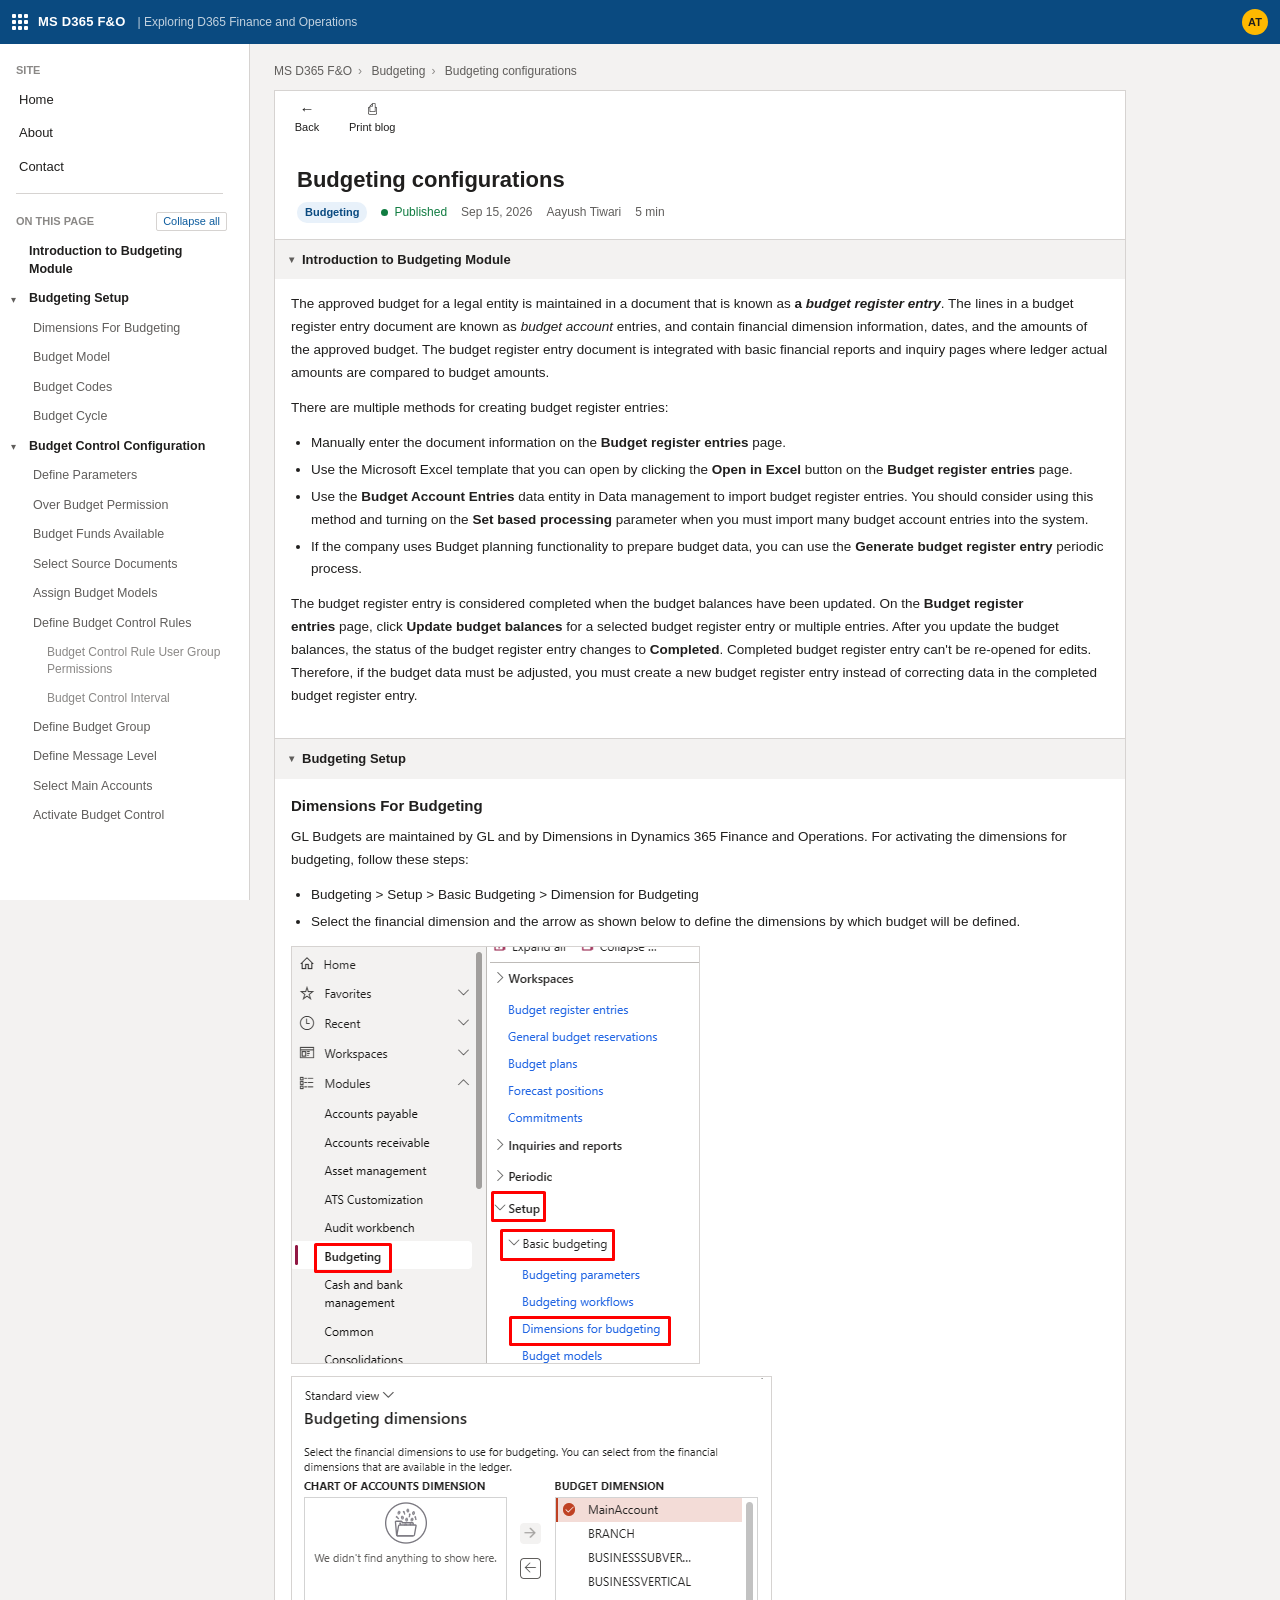
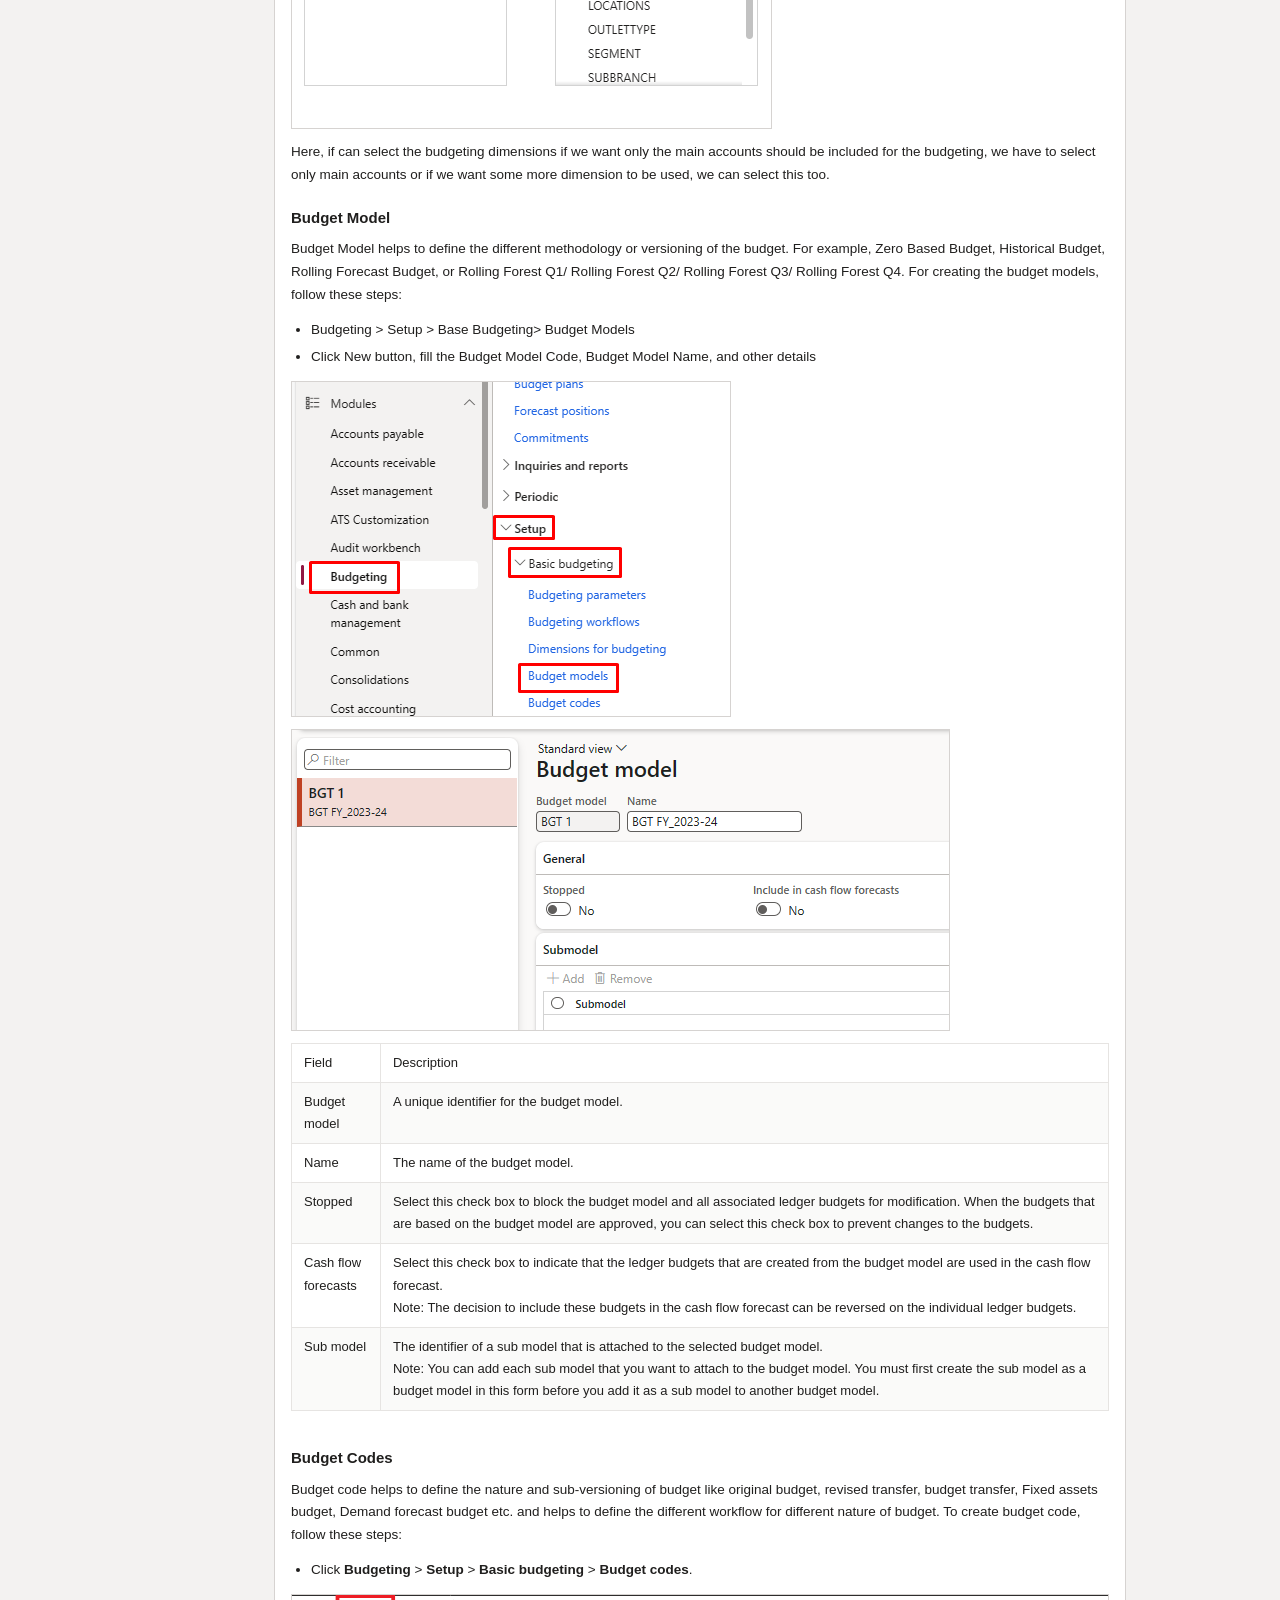
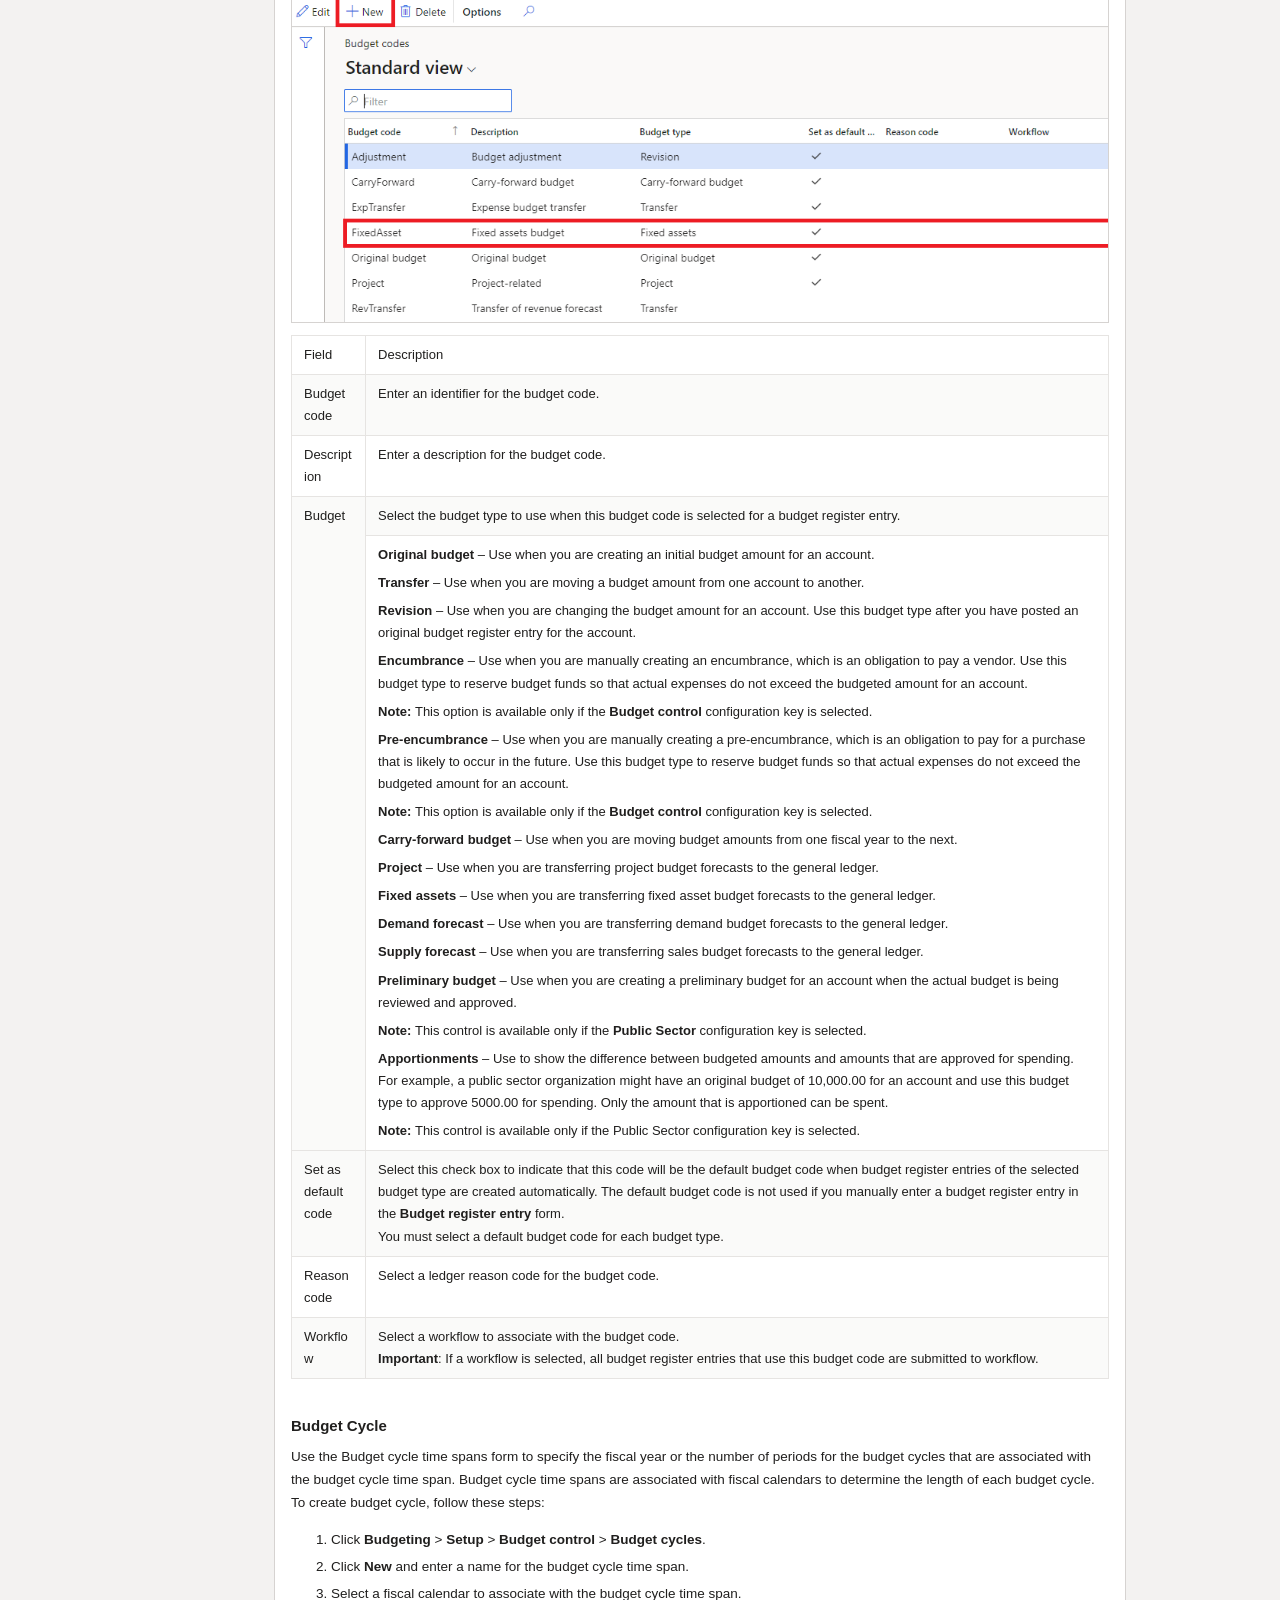
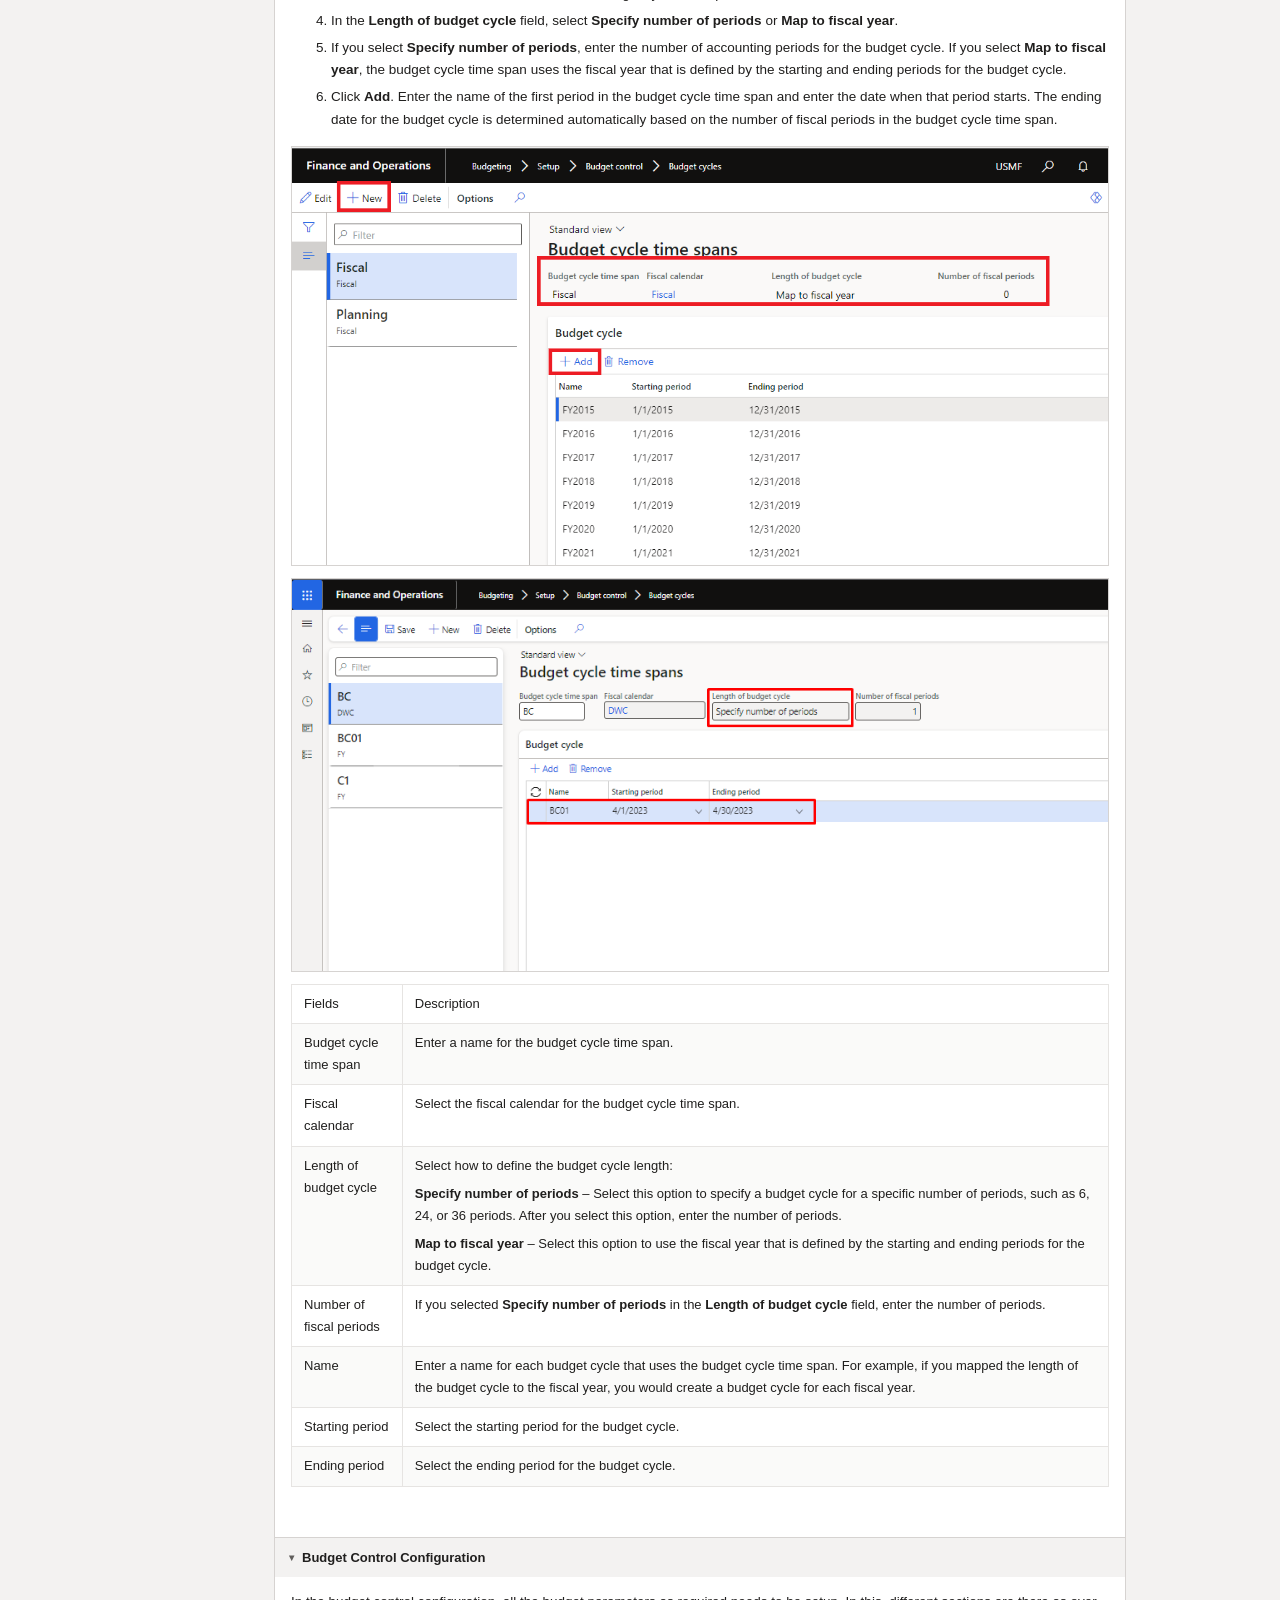
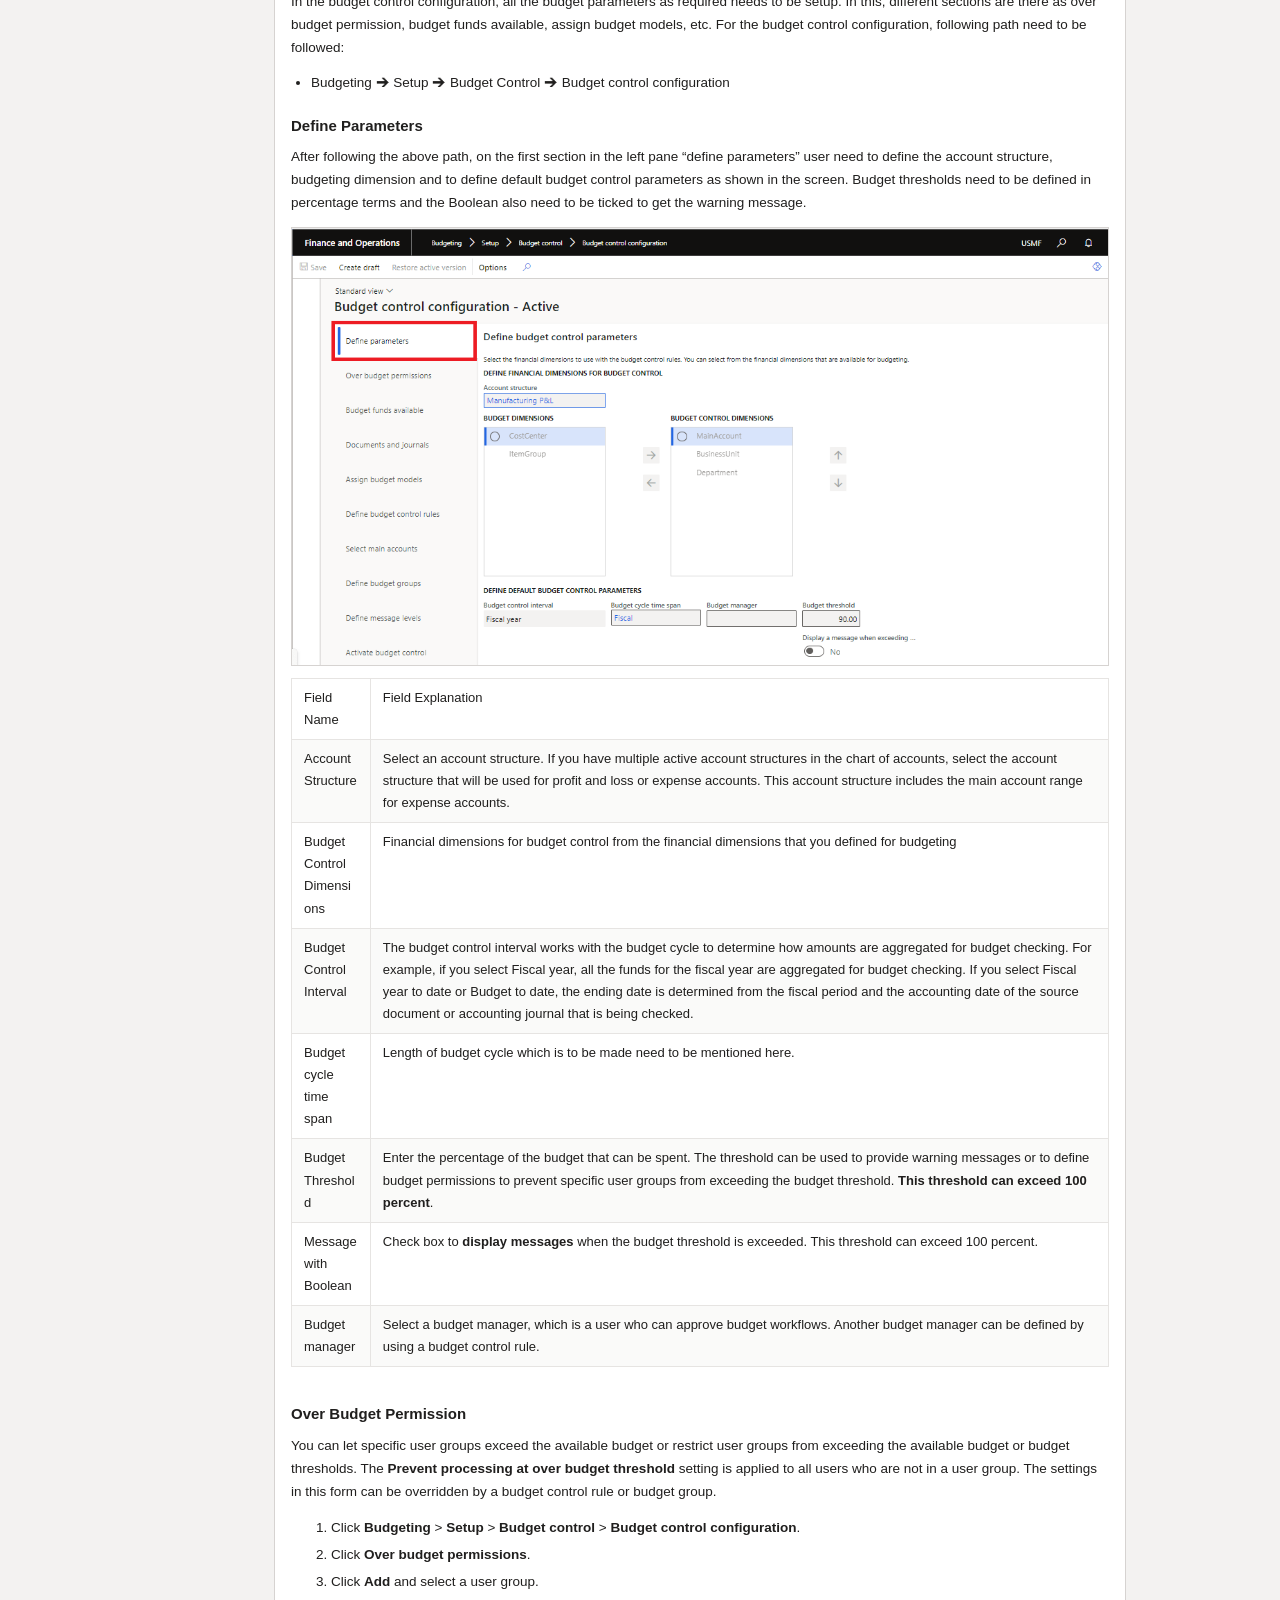
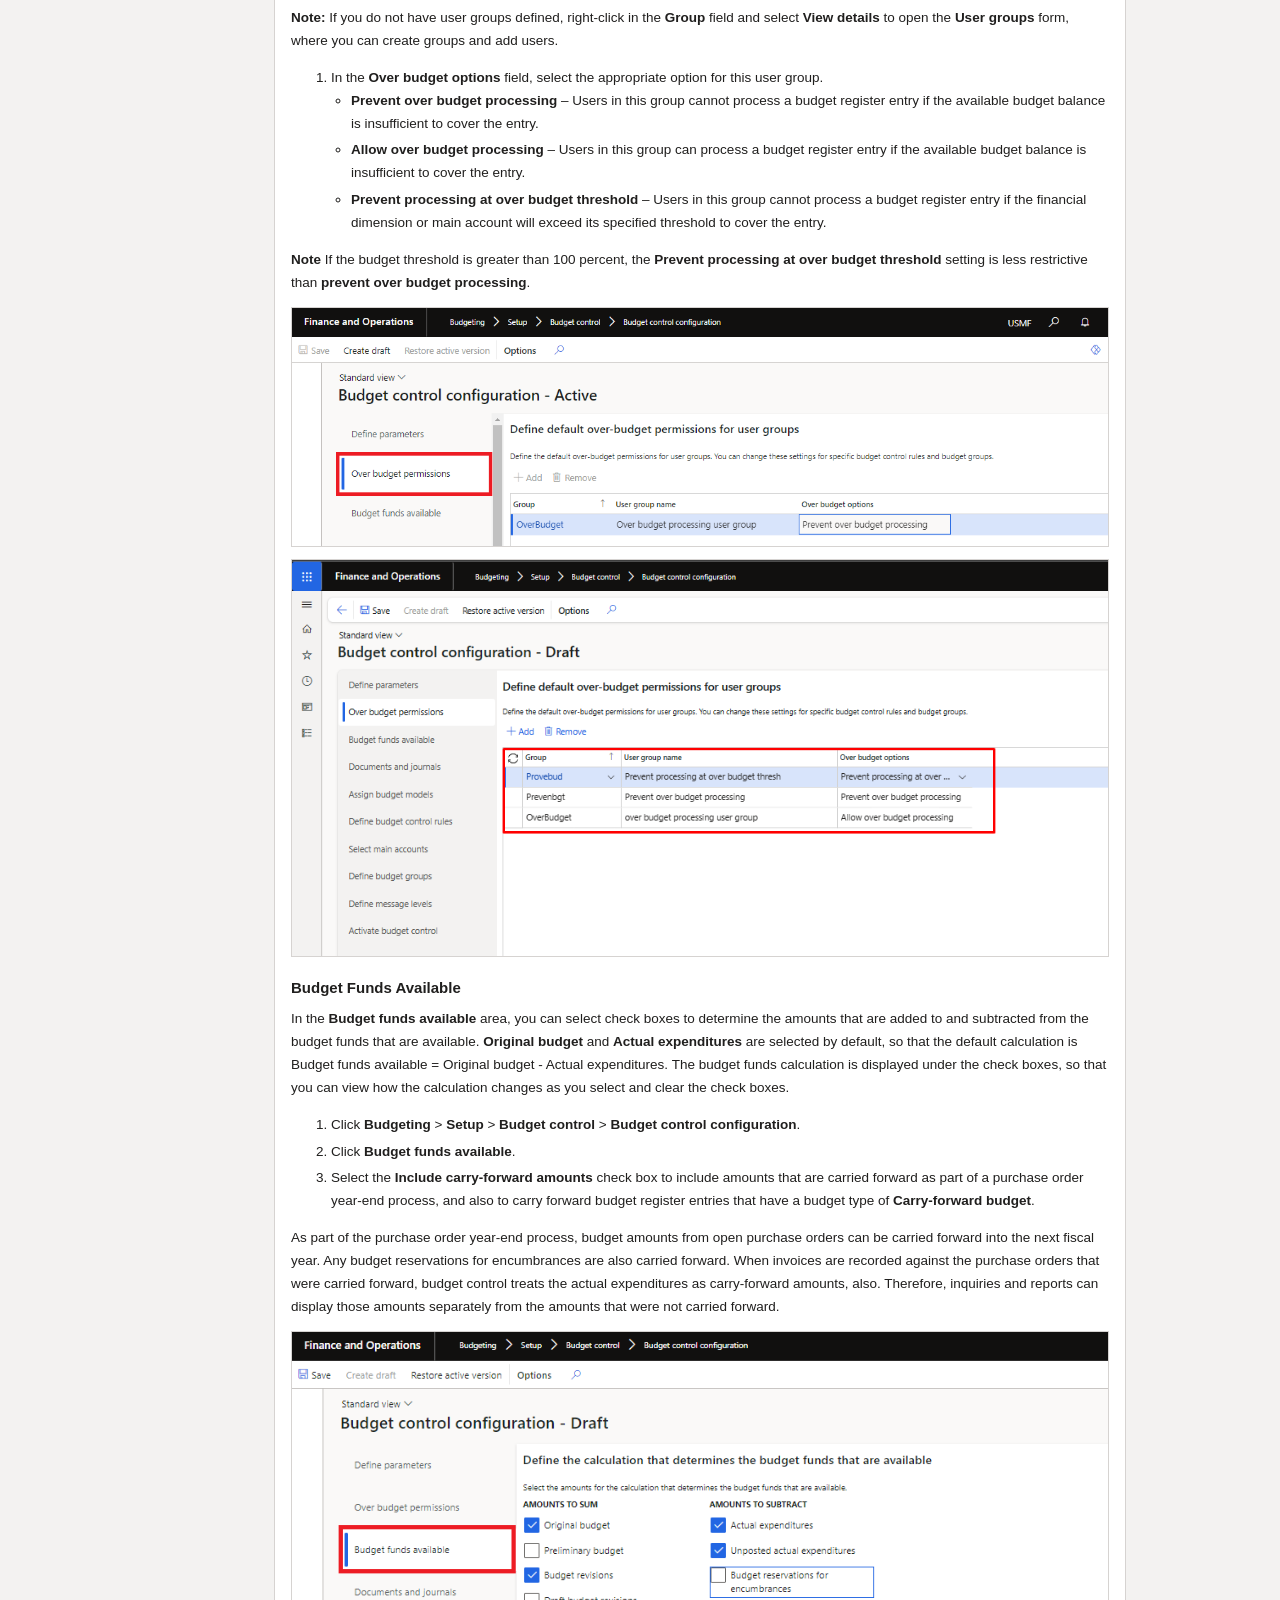
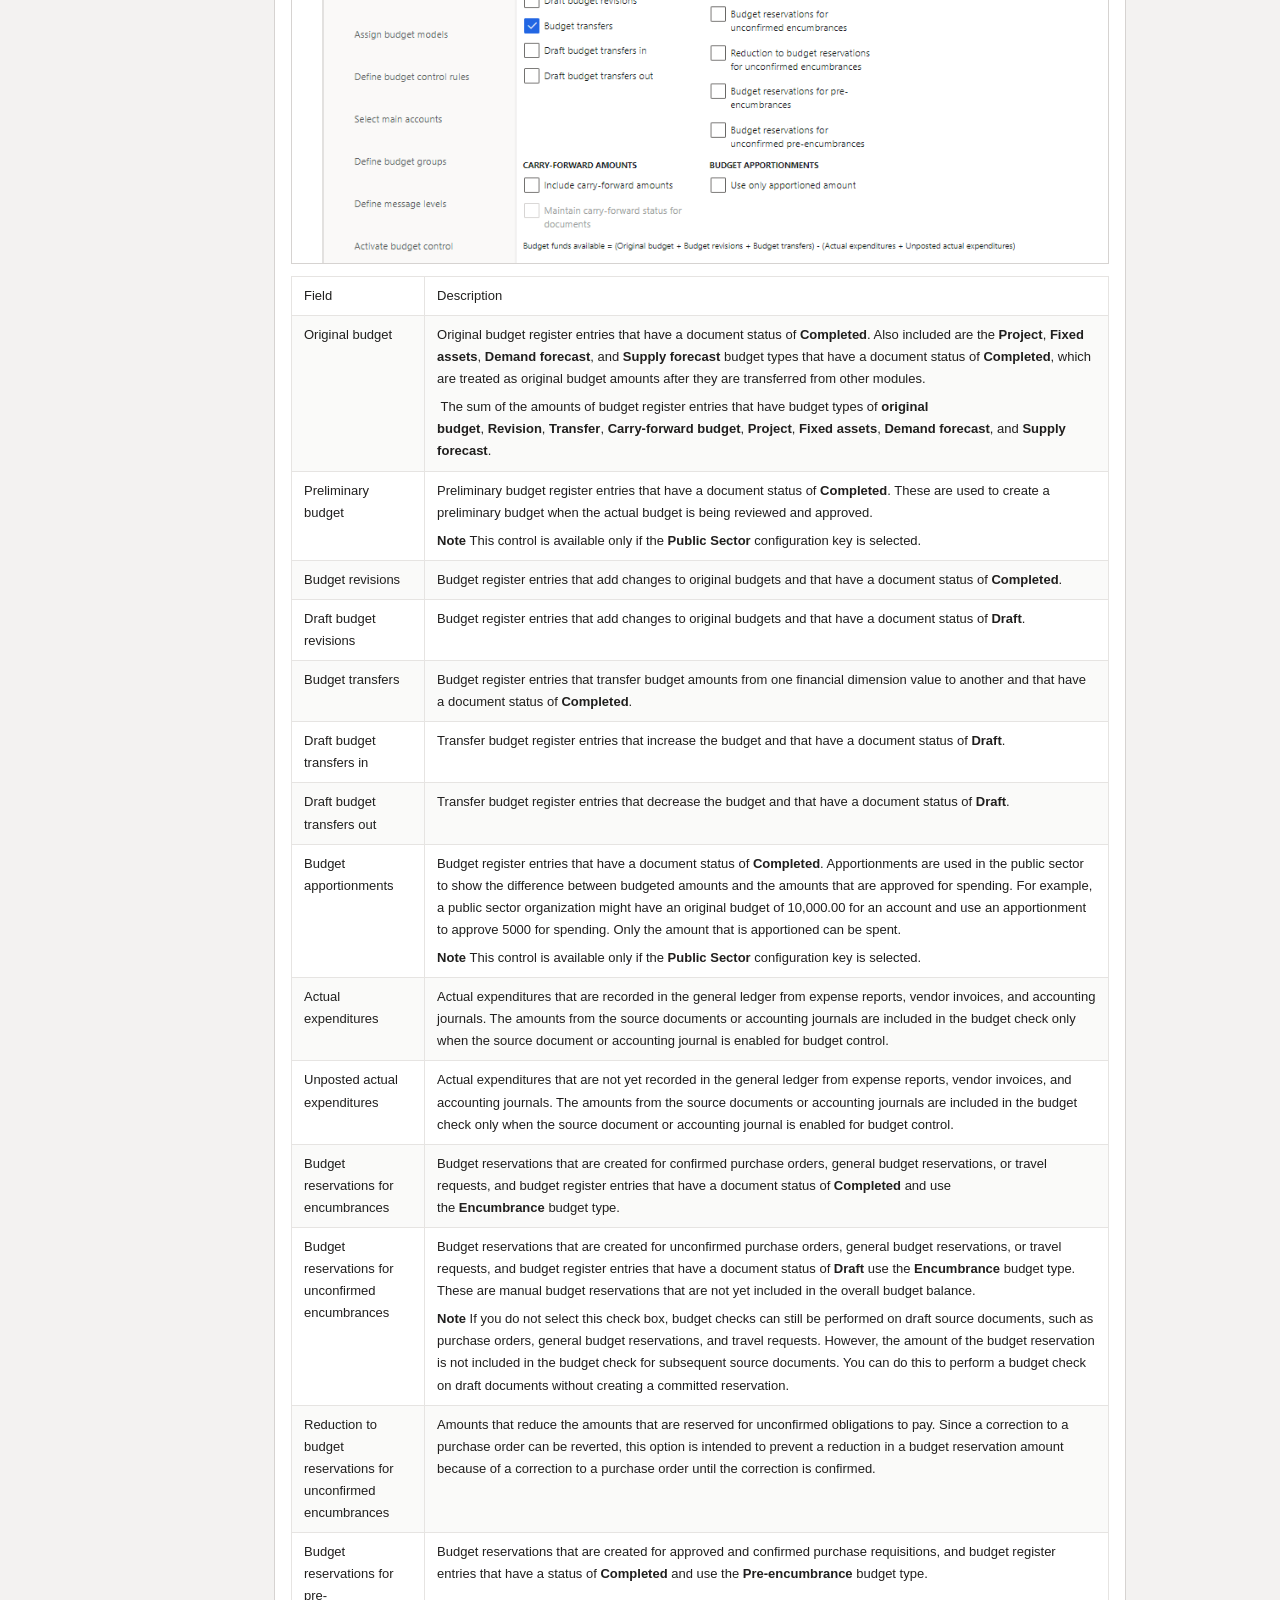
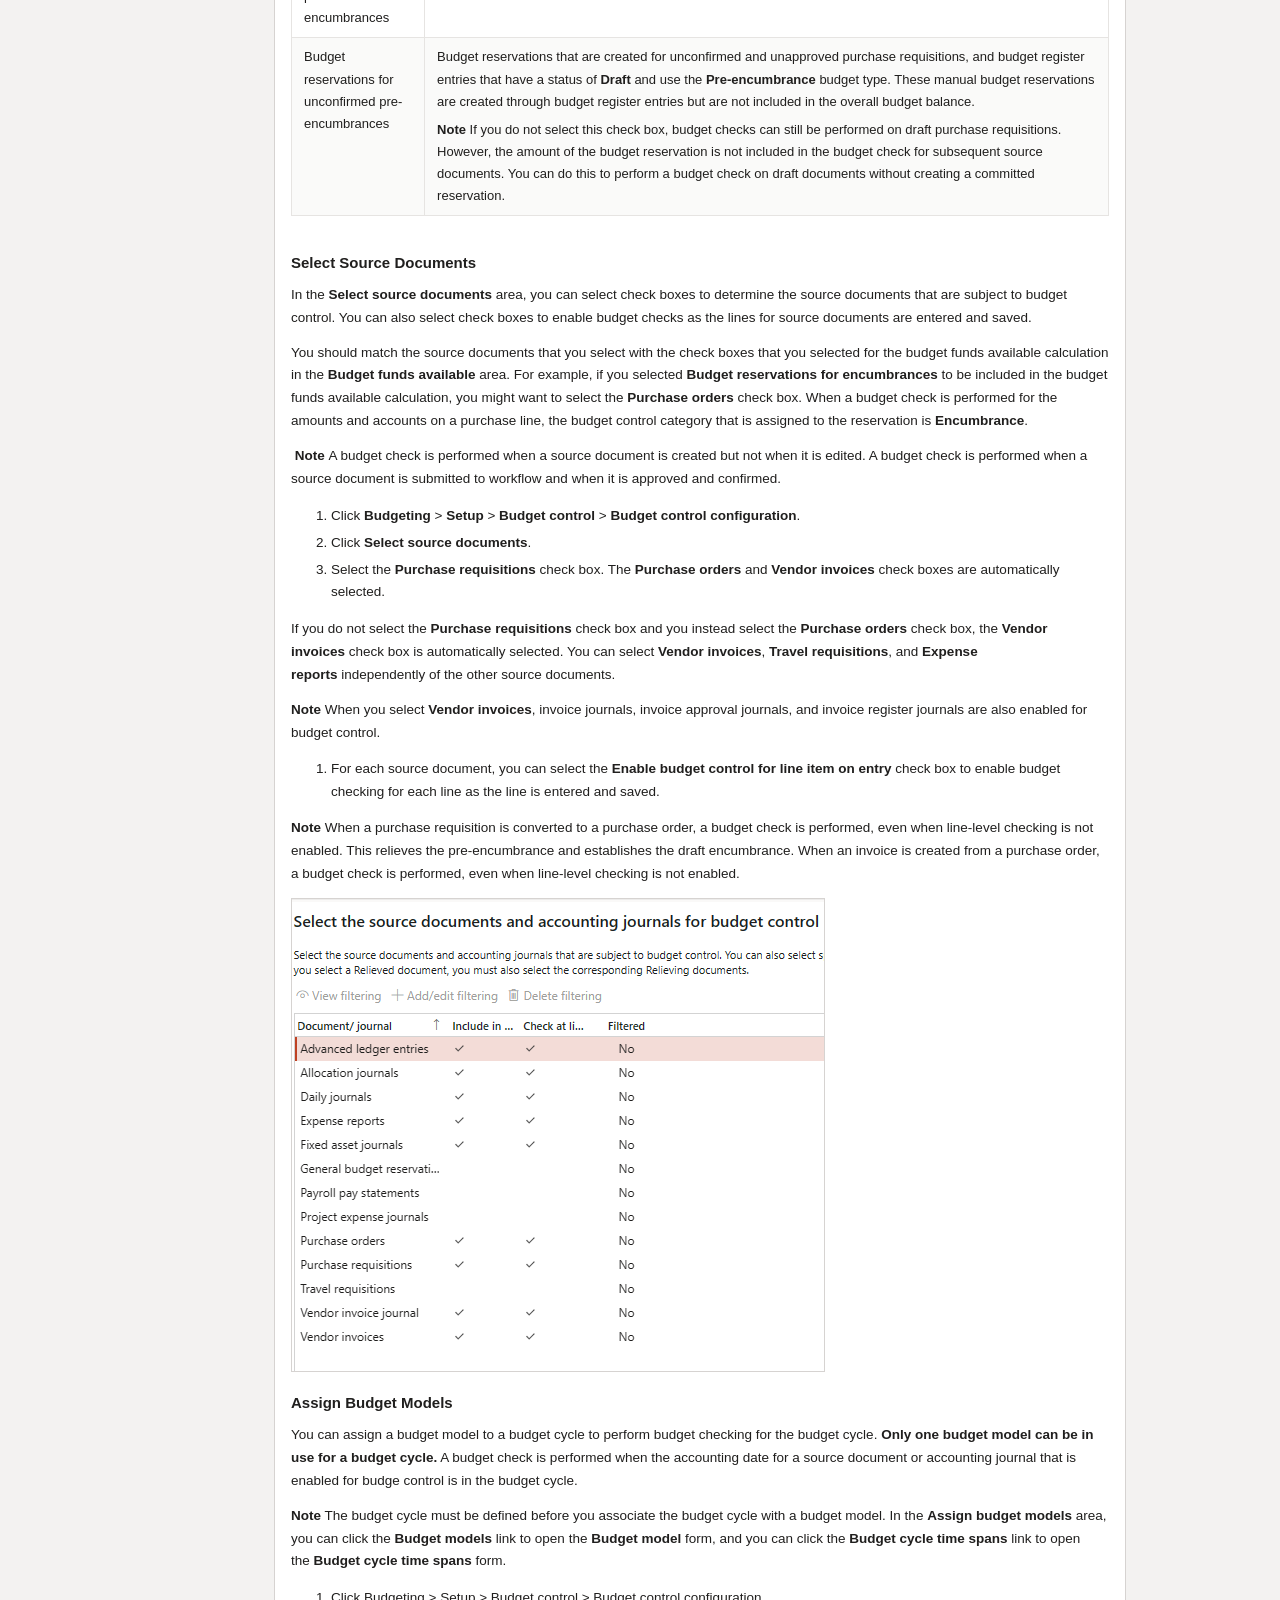
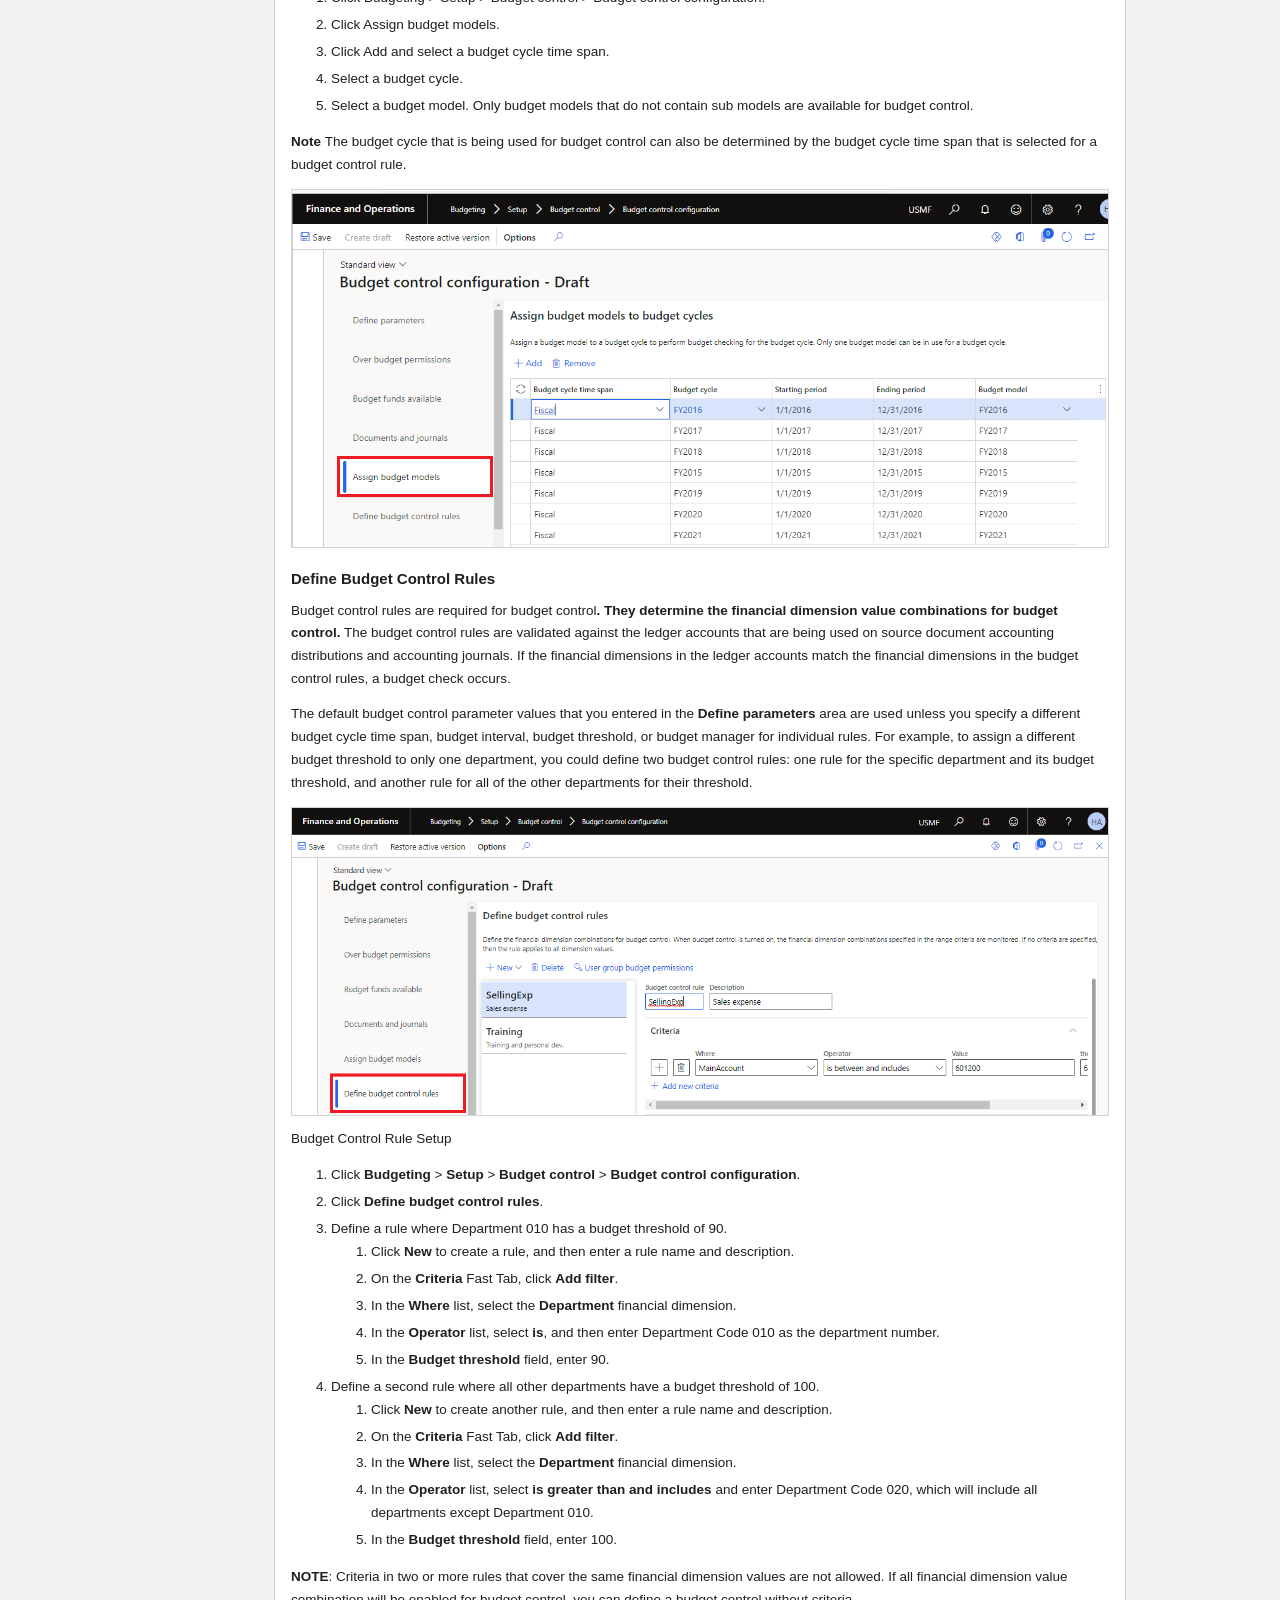
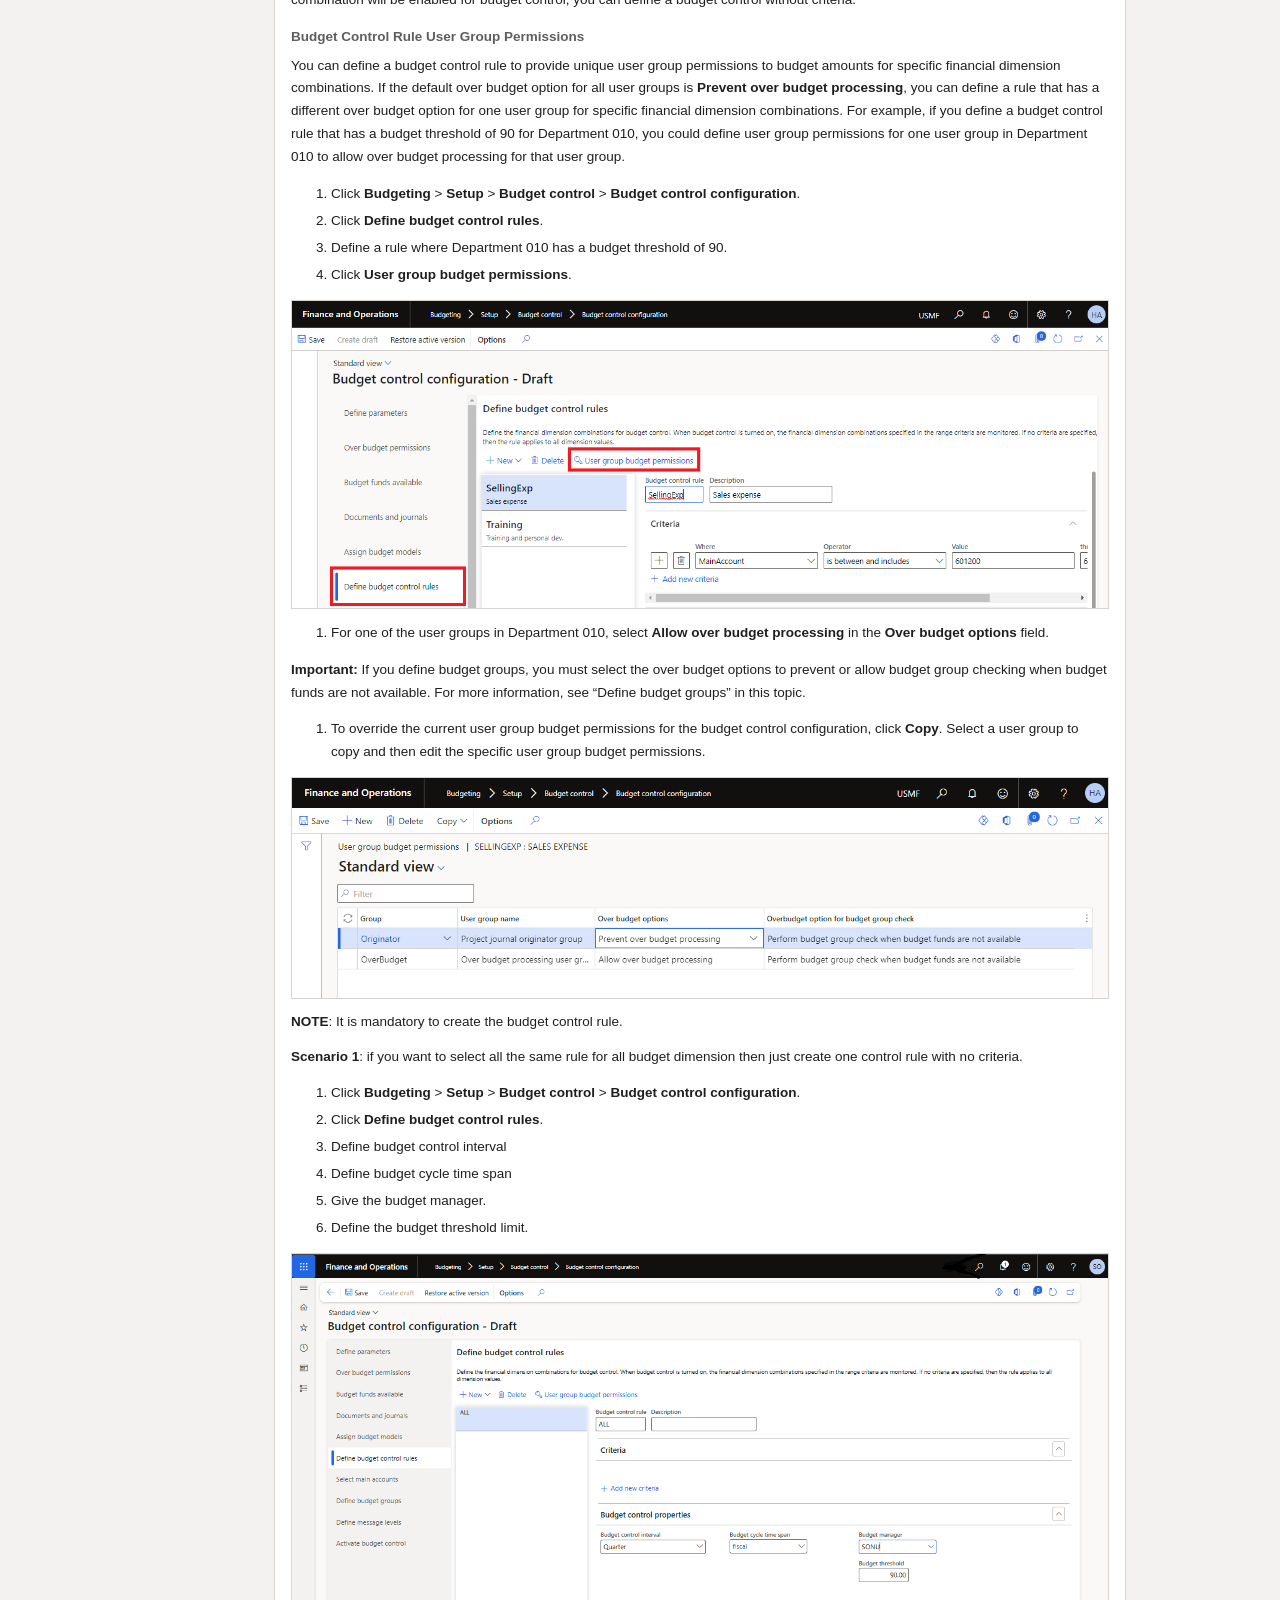
<file: posts/budgeting-configurations.html>
<!DOCTYPE html>
<html lang="en">
<head>
<meta charset="UTF-8">
<meta name="viewport" content="width=device-width, initial-scale=1.0">
<title>Budgeting configurations — MS D365 F&O</title>
<meta name="description" content="A practical guide to setting up Budgeting and Budget Control in D365 Finance.">
<meta property="og:type" content="article">
<meta property="og:site_name" content="MS D365 F&amp;O">
<meta property="og:title" content="Budgeting configurations">
<meta property="og:description" content="A practical guide to setting up Budgeting and Budget Control in D365 Finance.">
<meta property="og:url" content="https://aayushdynamics.github.io/MSD365FO/posts/budgeting-configurations.html">
<meta property="og:image" content="https://aayushdynamics.github.io/MSD365FO/images/budgeting-configurations/image1.png">
<meta name="twitter:card" content="summary_large_image">
<link rel="icon" type="image/svg+xml" href="../favicon.svg">
<link rel="stylesheet" href="../style.css">
</head>
<body>

  <div class="app-bar">
    <a class="site-title-link" href="../index.html">
      <div class="grid-icon"><span></span><span></span><span></span><span></span><span></span><span></span><span></span><span></span><span></span></div>
      <span class="site-title">MS D365 F&O</span>
      <span class="site-sub">| Exploring D365 Finance and Operations</span>
    </a>
    <div class="spacer"></div>
    <div class="avatar">AT</div>
  </div>

  <div class="shell">
    <div class="nav-pane">
      <div class="nav-pane-inner">
        <div class="nav-section-label">SITE</div>
        <a class="nav-item" href="../index.html">Home</a>
        <a class="nav-item" href="../about.html">About</a>
        <a class="nav-item" href="../contact.html">Contact</a>
        <div class="nav-divider"></div>
        <div class="nav-section-header">
          <span class="nav-section-label">ON THIS PAGE</span>
          <button type="button" class="collapse-all-btn" id="collapseAllNavBtn">Collapse all</button>
        </div>
        <div class="post-toc" id="postToc">
<div class="toc-h1-row"><span class="toc-chevron" style="visibility:hidden;">▾</span><a class="toc-item toc-level-1" href="#introduction-to-budgeting-module" data-tab-index="0">Introduction to Budgeting Module</a></div><div class="toc-h1-row"><span class="toc-chevron" data-toc-toggle="budgeting-setup">▾</span><a class="toc-item toc-level-1" href="#budgeting-setup" data-tab-index="1">Budgeting Setup</a></div><div class="toc-children" id="tocChildren-budgeting-setup"><a class="toc-item toc-level-2" href="#dimensions-for-budgeting" data-tab-index="1">Dimensions For Budgeting</a><a class="toc-item toc-level-2" href="#budget-model" data-tab-index="1">Budget Model</a><a class="toc-item toc-level-2" href="#budget-codes" data-tab-index="1">Budget Codes</a><a class="toc-item toc-level-2" href="#budget-cycle" data-tab-index="1">Budget Cycle</a></div><div class="toc-h1-row"><span class="toc-chevron" data-toc-toggle="budget-control-configuration">▾</span><a class="toc-item toc-level-1" href="#budget-control-configuration" data-tab-index="2">Budget Control Configuration</a></div><div class="toc-children" id="tocChildren-budget-control-configuration"><a class="toc-item toc-level-2" href="#define-parameters" data-tab-index="2">Define Parameters</a><a class="toc-item toc-level-2" href="#over-budget-permission" data-tab-index="2">Over Budget Permission</a><a class="toc-item toc-level-2" href="#budget-funds-available" data-tab-index="2">Budget Funds Available</a><a class="toc-item toc-level-2" href="#select-source-documents" data-tab-index="2">Select Source Documents</a><a class="toc-item toc-level-2" href="#assign-budget-models" data-tab-index="2">Assign Budget Models</a><a class="toc-item toc-level-2" href="#define-budget-control-rules" data-tab-index="2">Define Budget Control Rules</a><a class="toc-item toc-level-3" href="#budget-control-rule-user-group-permissions" data-tab-index="2">Budget Control Rule User Group Permissions</a><a class="toc-item toc-level-3" href="#budget-control-interval" data-tab-index="2">Budget Control Interval</a><a class="toc-item toc-level-2" href="#define-budget-group" data-tab-index="2">Define Budget Group</a><a class="toc-item toc-level-2" href="#define-message-level" data-tab-index="2">Define Message Level</a><a class="toc-item toc-level-2" href="#select-main-accounts" data-tab-index="2">Select Main Accounts</a><a class="toc-item toc-level-2" href="#activate-budget-control" data-tab-index="2">Activate Budget Control</a></div>
        </div>
      </div>
    </div>

    <div class="main narrow">
      <div class="breadcrumb">
        <a href="../index.html">MS D365 F&O</a><span class="sep">›</span>
        <a href="../index.html">Budgeting</a><span class="sep">›</span>
        Budgeting configurations
      </div>

      <div class="command-bar">
        <a class="cmd-btn" href="../index.html" style="text-decoration:none;"><span class="cmd-icon">←</span><span class="cmd-label">Back</span></a>
      </div>

      <div class="post-header">
        <h1 class="post-title">Budgeting configurations</h1>
        <div class="post-meta">
          <span class="badge">Budgeting</span>
          <span class="status-dot">Published</span>
          <span>Sep 15, 2026</span>
          <span>Aayush Tiwari</span>
          <span>5 min</span>
        </div>
      </div>

      <div class="fasttabs attached">
        <div class="fasttab" id="introduction-to-budgeting-module">
          <div class="fasttab-header"><span class="chevron">▾</span>Introduction to Budgeting Module</div>
          <div class="fasttab-body">
            <p>The approved budget for a legal entity is maintained in a document that is known as <strong>a&nbsp;<em>budget register entry</em></strong>. The lines in a budget register entry document are known as&nbsp;<em>budget account</em>&nbsp;entries, and contain financial dimension information, dates, and the amounts of the approved budget. The budget register entry document is integrated with basic financial reports and inquiry pages where ledger actual amounts are compared to budget amounts.</p><p>There are multiple methods for creating budget register entries:</p><ul><li>Manually enter the document information on the&nbsp;<strong>Budget register entries</strong>&nbsp;page.</li><li>Use the Microsoft Excel template that you can open by clicking the&nbsp;<strong>Open in Excel</strong>&nbsp;button on the&nbsp;<strong>Budget register entries</strong>&nbsp;page.</li><li>Use the&nbsp;<strong>Budget Account Entries</strong>&nbsp;data entity in Data management to import budget register entries. You should consider using this method and turning on the&nbsp;<strong>Set based processing</strong>&nbsp;parameter when you must import many budget account entries into the system.</li><li>If the company uses Budget planning functionality to prepare budget data, you can use the&nbsp;<strong>Generate budget register entry</strong>&nbsp;periodic process.</li></ul><p>The budget register entry is considered completed when the budget balances have been updated. On the&nbsp;<strong>Budget register entries</strong>&nbsp;page, click&nbsp;<strong>Update budget balances</strong>&nbsp;for a selected budget register entry or multiple entries. After you update the budget balances, the status of the budget register entry changes to&nbsp;<strong>Completed</strong>. Completed budget register entry can't be re-opened for edits. Therefore, if the budget data must be adjusted, you must create a new budget register entry instead of correcting data in the completed budget register entry.</p>
          </div>
        </div>
        <div class="fasttab" id="budgeting-setup">
          <div class="fasttab-header"><span class="chevron">▾</span>Budgeting Setup</div>
          <div class="fasttab-body">
            <h2 id="dimensions-for-budgeting"><a id="_Toc27335705"></a><a id="_Toc152508357"></a>Dimensions For Budgeting</h2><p>GL Budgets are maintained by GL and by Dimensions in Dynamics 365 Finance and Operations. For activating the dimensions for budgeting, follow these steps:</p><ul><li>Budgeting<strong> </strong>&gt;<strong> </strong>Setup<strong> </strong>&gt; Basic Budgeting &gt; Dimension for Budgeting</li><li>Select the financial dimension and the arrow as shown below to define the dimensions by which budget will be defined.</li></ul><p><img src="../images/budgeting-configurations/image1.png" loading="lazy" decoding="async">                      <img alt="A screenshot of a computer" src="../images/budgeting-configurations/image2.png" loading="lazy" decoding="async"></p><p>Here, if can select the budgeting dimensions if we want only the main accounts should be included for the budgeting, we have to select only main accounts or if we want some more dimension to be used, we can select this too. </p><h2 id="budget-model"><a id="_Toc27335706"></a><a id="_Toc152508358"></a>Budget Model</h2><p>Budget Model helps to define the different methodology or versioning of the budget. For example, Zero Based Budget, Historical Budget, Rolling Forecast Budget, or Rolling Forest Q1/ Rolling Forest Q2/ Rolling Forest Q3/ Rolling Forest Q4. For creating the budget models, follow these steps:</p><ul><li>Budgeting &gt; Setup &gt; Base Budgeting&gt; Budget Models</li><li>Click New button, fill the Budget Model Code, Budget Model Name, and other details</li></ul><p><img alt="A screenshot of a computer" src="../images/budgeting-configurations/image3.png" loading="lazy" decoding="async">                            <img alt="A screenshot of a computer

Description automatically generated" src="../images/budgeting-configurations/image4.png" loading="lazy" decoding="async"></p><table><tbody><tr><td><p>Field</p></td><td><p>Description</p></td></tr><tr><td><p>Budget model</p></td><td><p>A unique identifier for the budget model.</p></td></tr><tr><td><p>Name</p></td><td><p>The name of the budget model.</p></td></tr><tr><td><p>Stopped</p></td><td><p>Select this check box to block the budget model and all associated ledger budgets for modification. When the budgets that are based on the budget model are approved, you can select this check box to prevent changes to the budgets.</p></td></tr><tr><td><p>Cash flow forecasts</p></td><td><p>Select this check box to indicate that the ledger budgets that are created from the budget model are used in the cash flow forecast.<br>Note: The decision to include these budgets in the cash flow forecast can be reversed on the individual ledger budgets.</p></td></tr><tr><td><p>Sub model</p></td><td><p>The identifier of a sub model that is attached to the selected budget model.<br>Note: You can add each sub model that you want to attach to the budget model. You must first create the sub model as a budget model in this form before you add it as a sub model to another budget model.</p></td></tr></tbody></table><h2 id="budget-codes"><a id="_Toc27335707"></a><a id="_Toc152508359"></a>Budget Codes</h2><p>Budget code helps to define the nature and sub-versioning of budget like original budget, revised transfer, budget transfer, Fixed assets budget, Demand forecast budget etc. and helps to define the different workflow for different nature of budget. To create budget code, follow these steps:</p><ul><li>Click&nbsp;<strong>Budgeting</strong>&nbsp;&gt;&nbsp;<strong>Setup</strong>&nbsp;&gt;&nbsp;<strong>Basic budgeting</strong>&nbsp;&gt;&nbsp;<strong>Budget codes</strong>.</li></ul><p><img src="../images/budgeting-configurations/image5.png" loading="lazy" decoding="async"></p><table><tbody><tr><td><p>Field</p></td><td><p>Description</p></td></tr><tr><td><p>Budget code</p></td><td><p>Enter an identifier for the budget code.</p></td></tr><tr><td><p>Description</p></td><td><p>Enter a description for the budget code.</p></td></tr><tr><td rowspan="2"><p>Budget</p></td><td><p>Select the budget type to use when this budget code is selected for a budget register entry.</p></td></tr><tr><td><p><strong>Original budget</strong>&nbsp;– Use when you are creating an initial budget amount for an account.</p><p><strong>Transfer</strong>&nbsp;– Use when you are moving a budget amount from one account to another.</p><p><strong>Revision</strong>&nbsp;– Use when you are changing the budget amount for an account. Use this budget type after you have posted an original budget register entry for the account.</p><p><strong>Encumbrance</strong>&nbsp;– Use when you are manually creating an encumbrance, which is an obligation to pay a vendor. Use this budget type to reserve budget funds so that actual expenses do not exceed the budgeted amount for an account.</p><p><strong>Note: </strong>This option is available only if the&nbsp;<strong>Budget control</strong>&nbsp;configuration key is selected.</p><p><strong>Pre-encumbrance</strong>&nbsp;– Use when you are manually creating a pre-encumbrance, which is an obligation to pay for a purchase that is likely to occur in the future. Use this budget type to reserve budget funds so that actual expenses do not exceed the budgeted amount for an account.</p><p><strong>Note: </strong>This option is available only if the&nbsp;<strong>Budget control</strong>&nbsp;configuration key is selected.</p><p><strong>Carry-forward budget</strong>&nbsp;– Use when you are moving budget amounts from one fiscal year to the next.</p><p><strong>Project</strong>&nbsp;– Use when you are transferring project budget forecasts to the general ledger.</p><p><strong>Fixed assets</strong>&nbsp;– Use when you are transferring fixed asset budget forecasts to the general ledger.</p><p><strong>Demand forecast</strong>&nbsp;– Use when you are transferring demand budget forecasts to the general ledger.</p><p><strong>Supply forecast</strong>&nbsp;– Use when you are transferring sales budget forecasts to the general ledger.</p><p><strong>Preliminary budget</strong>&nbsp;– Use when you are creating a preliminary budget for an account when the actual budget is being reviewed and approved.</p><p><strong>Note: </strong>This control is available only if the&nbsp;<strong>Public Sector</strong>&nbsp;configuration key is selected.</p><p><strong>Apportionments</strong>&nbsp;– Use to show the difference between budgeted amounts and amounts that are approved for spending. For example, a public sector organization might have an original budget of 10,000.00 for an account and use this budget type to approve 5000.00 for spending. Only the amount that is apportioned can be spent.</p><p><strong>Note: </strong>This control is available only if the&nbsp;Public Sector&nbsp;configuration key is selected.</p></td></tr><tr><td><p>Set as default code</p></td><td><p>Select this check box to indicate that this code will be the default budget code when budget register entries of the selected budget type are created automatically. The default budget code is not used if you manually enter a budget register entry in the&nbsp;<strong>Budget register entry</strong>&nbsp;form.<br>You must select a default budget code for each budget type.</p></td></tr><tr><td><p>Reason code</p></td><td><p>Select a ledger reason code for the budget code.</p></td></tr><tr><td><p>Workflow</p></td><td><p>Select a workflow to associate with the budget code.<br><strong>Important</strong>: If a workflow is selected, all budget register entries that use this budget code are submitted to workflow.</p></td></tr></tbody></table><h2 id="budget-cycle"><a id="_Toc152508360"></a><a id="_Toc27335709"></a>Budget Cycle</h2><p>Use the Budget cycle time spans form to specify the fiscal year or the number of periods for the budget cycles that are associated with the budget cycle time span. Budget cycle time spans are associated with fiscal calendars to determine the length of each budget cycle. To create budget cycle, follow these steps:</p><ol><li>Click&nbsp;<strong>Budgeting</strong>&nbsp;&gt;&nbsp;<strong>Setup</strong>&nbsp;&gt;&nbsp;<strong>Budget control</strong>&nbsp;&gt;&nbsp;<strong>Budget cycles</strong>.</li><li>Click&nbsp;<strong>New</strong>&nbsp;and enter a name for the budget cycle time span.</li><li>Select a fiscal calendar to associate with the budget cycle time span.</li><li>In the&nbsp;<strong>Length of budget cycle</strong>&nbsp;field, select&nbsp;<strong>Specify number of periods</strong>&nbsp;or&nbsp;<strong>Map to fiscal year</strong>.</li><li>If you select&nbsp;<strong>Specify number of periods</strong>, enter the number of accounting periods for the budget cycle. If you select&nbsp;<strong>Map to fiscal year</strong>, the budget cycle time span uses the fiscal year that is defined by the starting and ending periods for the budget cycle.</li><li>Click&nbsp;<strong>Add</strong>. Enter the name of the first period in the budget cycle time span and enter the date when that period starts. The ending date for the budget cycle is determined automatically based on the number of fiscal periods in the budget cycle time span.</li></ol><p><img src="../images/budgeting-configurations/image6.png" loading="lazy" decoding="async"></p><p>                              <img src="../images/budgeting-configurations/image7.png" loading="lazy" decoding="async"></p><table><tbody><tr><td><p>Fields</p></td><td><p>Description</p></td></tr><tr><td><p>Budget cycle time span</p></td><td><p>Enter a name for the budget cycle time span.</p></td></tr><tr><td><p>Fiscal calendar</p></td><td><p>Select the fiscal calendar for the budget cycle time span.</p></td></tr><tr><td><p>Length of budget cycle</p><p>&nbsp;</p><p>&nbsp;</p></td><td><p>Select how to define the budget cycle length:</p><p><strong>Specify number of periods</strong>&nbsp;– Select this option to specify a budget cycle for a specific number of periods, such as 6, 24, or 36 periods. After you select this option, enter the number of periods.</p><p><strong>Map to fiscal year</strong>&nbsp;– Select this option to use the fiscal year that is defined by the starting and ending periods for the budget cycle.</p></td></tr><tr><td><p>Number of fiscal periods</p></td><td><p>If you selected&nbsp;<strong>Specify number of periods</strong>&nbsp;in the&nbsp;<strong>Length of budget cycle</strong>&nbsp;field, enter the number of periods.</p></td></tr><tr><td><p>Name</p></td><td><p>Enter a name for each budget cycle that uses the budget cycle time span. For example, if you mapped the length of the budget cycle to the fiscal year, you would create a budget cycle for each fiscal year.</p></td></tr><tr><td><p>Starting period</p></td><td><p>Select the starting period for the budget cycle.</p></td></tr><tr><td><p>Ending period</p></td><td><p>Select the ending period for the budget cycle.</p></td></tr></tbody></table><p><a id="_Toc152508384"></a><a id="_Toc27335716"></a></p>
          </div>
        </div>
        <div class="fasttab" id="budget-control-configuration">
          <div class="fasttab-header"><span class="chevron">▾</span>Budget Control Configuration</div>
          <div class="fasttab-body">
            <p>In the budget control configuration, all the budget parameters as required needs to be setup. In this, different sections are there as over budget permission, budget funds available, assign budget models, etc. For the budget control configuration, following path need to be followed:</p><ul><li>Budgeting 🡪 Setup 🡪 Budget Control 🡪 Budget control configuration</li></ul><h2 id="define-parameters"> <a id="_Toc27335710"></a><a id="_Toc152508362"></a>Define Parameters</h2><p>After following the above path, on the first section in the left pane “define parameters” user need to define the account structure, budgeting dimension and to define default budget control parameters as shown in the screen. Budget thresholds need to be defined in percentage terms and the Boolean also need to be ticked to get the warning message.</p><p><img src="../images/budgeting-configurations/image8.png" loading="lazy" decoding="async"></p><table><tbody><tr><td><p>Field Name</p></td><td><p>Field Explanation</p></td></tr><tr><td><p>Account Structure</p></td><td><p>Select an account structure. If you have multiple active account structures in the chart of accounts, select the account structure that will be used for profit and loss or expense accounts. This account structure includes the main account range for expense accounts.</p></td></tr><tr><td><p>Budget Control Dimensions</p></td><td><p>Financial dimensions for budget control from the financial dimensions that you defined for budgeting</p></td></tr><tr><td><p>Budget Control Interval</p></td><td><p>The budget control interval works with the budget cycle to determine how amounts are aggregated for budget checking. For example, if you select Fiscal year, all the funds for the fiscal year are aggregated for budget checking. If you select Fiscal year to date or Budget to date, the ending date is determined from the fiscal period and the accounting date of the source document or accounting journal that is being checked.</p></td></tr><tr><td><p>Budget cycle time span</p></td><td><p>Length of budget cycle which is to be made need to be mentioned here.</p></td></tr><tr><td><p>Budget Threshold</p></td><td><p>Enter the percentage of the budget that can be spent. The threshold can be used to provide warning messages or to define budget permissions to prevent specific user groups from exceeding the budget threshold. <strong>This threshold can exceed 100 percent</strong>. </p></td></tr><tr><td><p>Message with Boolean</p></td><td><p>Check box to <strong>display messages </strong>when the budget threshold is exceeded. This threshold can exceed 100 percent.</p></td></tr><tr><td><p>Budget manager</p></td><td><p>Select a budget manager, which is a user who can approve budget workflows. Another budget manager can be defined by using a budget control rule.</p></td></tr></tbody></table><h2 id="over-budget-permission"><a id="_Toc27335711"></a> <a id="_Toc152508363"></a>Over Budget Permission</h2><p>You can let specific user groups exceed the available budget or restrict user groups from exceeding the available budget or budget thresholds. The&nbsp;<strong>Prevent processing at over budget threshold</strong>&nbsp;setting is applied to all users who are not in a user group. The settings in this form can be overridden by a budget control rule or budget group.</p><ol><li>Click&nbsp;<strong>Budgeting</strong>&nbsp;&gt;&nbsp;<strong>Setup</strong>&nbsp;&gt;&nbsp;<strong>Budget control</strong>&nbsp;&gt;&nbsp;<strong>Budget control configuration</strong>.</li><li>Click&nbsp;<strong>Over budget permissions</strong>.</li><li>Click&nbsp;<strong>Add</strong>&nbsp;and select a user group.</li></ol><p><strong>Note: </strong>If you do not have user groups defined, right-click in the&nbsp;<strong>Group</strong>&nbsp;field and select&nbsp;<strong>View details</strong>&nbsp;to open the&nbsp;<strong>User groups</strong>&nbsp;form, where you can create groups and add users.</p><ol><li>In the&nbsp;<strong>Over budget options</strong>&nbsp;field, select the appropriate option for this user group.<ul><li><strong>Prevent over budget processing</strong>&nbsp;– Users in this group cannot process a budget register entry if the available budget balance is insufficient to cover the entry.</li><li><strong>Allow over budget processing</strong>&nbsp;– Users in this group can process a budget register entry if the available budget balance is insufficient to cover the entry.</li><li><strong>Prevent processing at over budget threshold</strong>&nbsp;– Users in this group cannot process a budget register entry if the financial dimension or main account will exceed its specified threshold to cover the entry.</li></ul></li></ol><p><strong>Note </strong>If the budget threshold is greater than 100 percent, the&nbsp;<strong>Prevent processing at over budget threshold</strong>&nbsp;setting is less restrictive than&nbsp;<strong>prevent over budget processing</strong>.</p><p><img src="../images/budgeting-configurations/image9.png" loading="lazy" decoding="async"></p><p>     <img alt="A screenshot of a computer

Description automatically generated" src="../images/budgeting-configurations/image10.png" loading="lazy" decoding="async"></p><h2 id="budget-funds-available"><a id="_Toc27335712"></a> <a id="_Toc152508364"></a>Budget Funds Available</h2><p>In the&nbsp;<strong>Budget funds available</strong>&nbsp;area, you can select check boxes to determine the amounts that are added to and subtracted from the budget funds that are available.&nbsp;<strong>Original budget</strong>&nbsp;and&nbsp;<strong>Actual expenditures</strong>&nbsp;are selected by default, so that the default calculation is Budget funds available = Original budget - Actual expenditures. The budget funds calculation is displayed under the check boxes, so that you can view how the calculation changes as you select and clear the check boxes.</p><ol><li>Click&nbsp;<strong>Budgeting</strong>&nbsp;&gt;&nbsp;<strong>Setup</strong>&nbsp;&gt;&nbsp;<strong>Budget control</strong>&nbsp;&gt;&nbsp;<strong>Budget control configuration</strong>.</li><li>Click&nbsp;<strong>Budget funds available</strong>.</li><li>Select the&nbsp;<strong>Include carry-forward amounts</strong>&nbsp;check box to include amounts that are carried forward as part of a purchase order year-end process, and also to carry forward budget register entries that have a budget type of&nbsp;<strong>Carry-forward budget</strong>.</li></ol><p>As part of the purchase order year-end process, budget amounts from open purchase orders can be carried forward into the next fiscal year. Any budget reservations for encumbrances are also carried forward. When invoices are recorded against the purchase orders that were carried forward, budget control treats the actual expenditures as carry-forward amounts, also. Therefore, inquiries and reports can display those amounts separately from the amounts that were not carried forward.</p><p><img src="../images/budgeting-configurations/image11.png" loading="lazy" decoding="async"></p><table><tbody><tr><td><p>Field</p></td><td><p>Description</p></td></tr><tr><td><p>Original budget</p></td><td><p>Original budget register entries that have a document status of&nbsp;<strong>Completed</strong>. Also included are the&nbsp;<strong>Project</strong>,&nbsp;<strong>Fixed assets</strong>,&nbsp;<strong>Demand forecast</strong>, and&nbsp;<strong>Supply forecast</strong>&nbsp;budget types that have a document status of&nbsp;<strong>Completed</strong>, which are treated as original budget amounts after they are transferred from other modules.</p><p>&nbsp;The sum of the amounts of budget register entries that have budget types of&nbsp;<strong>original budget</strong>,&nbsp;<strong>Revision</strong>,&nbsp;<strong>Transfer</strong>,&nbsp;<strong>Carry-forward budget</strong>,&nbsp;<strong>Project</strong>,&nbsp;<strong>Fixed assets</strong>,&nbsp;<strong>Demand forecast</strong>, and&nbsp;<strong>Supply forecast</strong>.</p></td></tr><tr><td><p>Preliminary budget</p></td><td><p>Preliminary budget register entries that have a document status of&nbsp;<strong>Completed</strong>. These are used to create a preliminary budget when the actual budget is being reviewed and approved.</p><p><strong>Note </strong>This control is available only if the&nbsp;<strong>Public Sector</strong>&nbsp;configuration key is selected.</p></td></tr><tr><td><p>Budget revisions</p></td><td><p>Budget register entries that add changes to original budgets and that have a document status of&nbsp;<strong>Completed</strong>.</p></td></tr><tr><td><p>Draft budget revisions</p></td><td><p>Budget register entries that add changes to original budgets and that have a document status of&nbsp;<strong>Draft</strong>.</p></td></tr><tr><td><p>Budget transfers</p></td><td><p>Budget register entries that transfer budget amounts from one financial dimension value to another and that have a document status of&nbsp;<strong>Completed</strong>.</p></td></tr><tr><td><p>Draft budget transfers in</p></td><td><p>Transfer budget register entries that increase the budget and that have a document status of&nbsp;<strong>Draft</strong>.</p></td></tr><tr><td><p>Draft budget transfers out</p></td><td><p>Transfer budget register entries that decrease the budget and that have a document status of&nbsp;<strong>Draft</strong>.</p></td></tr><tr><td><p>Budget apportionments</p></td><td><p>Budget register entries that have a document status of&nbsp;<strong>Completed</strong>. Apportionments are used in the public sector to show the difference between budgeted amounts and the amounts that are approved for spending. For example, a public sector organization might have an original budget of 10,000.00 for an account and use an apportionment to approve 5000 for spending. Only the amount that is apportioned can be spent.</p><p><strong>Note </strong>This control is available only if the&nbsp;<strong>Public Sector</strong>&nbsp;configuration key is selected.</p></td></tr><tr><td><p>Actual expenditures</p></td><td><p>Actual expenditures that are recorded in the general ledger from expense reports, vendor invoices, and accounting journals. The amounts from the source documents or accounting journals are included in the budget check only when the source document or accounting journal is enabled for budget control.</p></td></tr><tr><td><p>Unposted actual expenditures</p></td><td><p>Actual expenditures that are not yet recorded in the general ledger from expense reports, vendor invoices, and accounting journals. The amounts from the source documents or accounting journals are included in the budget check only when the source document or accounting journal is enabled for budget control.</p></td></tr><tr><td><p>Budget reservations for encumbrances</p></td><td><p>Budget reservations that are created for confirmed purchase orders, general budget reservations, or travel requests, and budget register entries that have a document status of&nbsp;<strong>Completed</strong>&nbsp;and use the&nbsp;<strong>Encumbrance</strong>&nbsp;budget type.</p></td></tr><tr><td><p>Budget reservations for unconfirmed encumbrances</p></td><td><p>Budget reservations that are created for unconfirmed purchase orders, general budget reservations, or travel requests, and budget register entries that have a document status of&nbsp;<strong>Draft</strong>&nbsp;use the&nbsp;<strong>Encumbrance</strong>&nbsp;budget type. These are manual budget reservations that are not yet included in the overall budget balance.</p><p><strong>Note </strong>If you do not select this check box, budget checks can still be performed on draft source documents, such as purchase orders, general budget reservations, and travel requests. However, the amount of the budget reservation is not included in the budget check for subsequent source documents. You can do this to perform a budget check on draft documents without creating a committed reservation.</p></td></tr><tr><td><p>Reduction to budget reservations for unconfirmed encumbrances</p></td><td><p>Amounts that reduce the amounts that are reserved for unconfirmed obligations to pay. Since a correction to a purchase order can be reverted, this option is intended to prevent a reduction in a budget reservation amount because of a correction to a purchase order until the correction is confirmed.</p></td></tr><tr><td><p>Budget reservations for pre-encumbrances</p></td><td><p>Budget reservations that are created for approved and confirmed purchase requisitions, and budget register entries that have a status of&nbsp;<strong>Completed</strong>&nbsp;and use the&nbsp;<strong>Pre-encumbrance</strong>&nbsp;budget type.</p></td></tr><tr><td><p>Budget reservations for unconfirmed pre-encumbrances</p></td><td><p>Budget reservations that are created for unconfirmed and unapproved purchase requisitions, and budget register entries that have a status of&nbsp;<strong>Draft</strong>&nbsp;and use the&nbsp;<strong>Pre-encumbrance</strong>&nbsp;budget type. These manual budget reservations are created through budget register entries but are not included in the overall budget balance.</p><p><strong>Note </strong>If you do not select this check box, budget checks can still be performed on draft purchase requisitions. However, the amount of the budget reservation is not included in the budget check for subsequent source documents. You can do this to perform a budget check on draft documents without creating a committed reservation.</p></td></tr></tbody></table><h2 id="select-source-documents"><a id="_Toc27335713"></a> <a id="_Toc152508365"></a>Select Source Documents</h2><p>In the&nbsp;<strong>Select source documents</strong>&nbsp;area, you can select check boxes to determine the source documents that are subject to budget control. You can also select check boxes to enable budget checks as the lines for source documents are entered and saved.</p><p>You should match the source documents that you select with the check boxes that you selected for the budget funds available calculation in the&nbsp;<strong>Budget funds available</strong>&nbsp;area. For example, if you selected&nbsp;<strong>Budget reservations for encumbrances</strong>&nbsp;to be included in the budget funds available calculation, you might want to select the&nbsp;<strong>Purchase orders</strong>&nbsp;check box. When a budget check is performed for the amounts and accounts on a purchase line, the budget control category that is assigned to the reservation is&nbsp;<strong>Encumbrance</strong>.</p><p><strong>&nbsp;Note </strong>A budget check is performed when a source document is created but not when it is edited. A budget check is performed when a source document is submitted to workflow and when it is approved and confirmed.</p><ol><li>Click&nbsp;<strong>Budgeting</strong>&nbsp;&gt;&nbsp;<strong>Setup</strong>&nbsp;&gt;&nbsp;<strong>Budget control</strong>&nbsp;&gt;&nbsp;<strong>Budget control configuration</strong>.</li><li>Click&nbsp;<strong>Select source documents</strong>.</li><li>Select the&nbsp;<strong>Purchase requisitions</strong>&nbsp;check box. The&nbsp;<strong>Purchase orders</strong>&nbsp;and&nbsp;<strong>Vendor invoices</strong>&nbsp;check boxes are automatically selected.</li></ol><p>If you do not select the&nbsp;<strong>Purchase requisitions</strong>&nbsp;check box and you instead select the&nbsp;<strong>Purchase orders</strong>&nbsp;check box, the&nbsp;<strong>Vendor invoices</strong>&nbsp;check box is automatically selected. You can select&nbsp;<strong>Vendor invoices</strong>,&nbsp;<strong>Travel requisitions</strong>, and&nbsp;<strong>Expense reports</strong>&nbsp;independently of the other source documents.</p><p><strong>Note </strong>When you select&nbsp;<strong>Vendor invoices</strong>, invoice journals, invoice approval journals, and invoice register journals are also enabled for budget control.</p><ol><li>For each source document, you can select the&nbsp;<strong>Enable budget control for line item on entry</strong>&nbsp;check box to enable budget checking for each line as the line is entered and saved.</li></ol><p><strong>Note </strong>When a purchase requisition is converted to a purchase order, a budget check is performed, even when line-level checking is not enabled. This relieves the pre-encumbrance and establishes the draft encumbrance. When an invoice is created from a purchase order, a budget check is performed, even when line-level checking is not enabled.</p><p><strong><img alt="A screenshot of a computer" src="../images/budgeting-configurations/image12.png" loading="lazy" decoding="async"></strong></p><h2 id="assign-budget-models"><a id="_Toc27335715"></a><a id="_Toc152508366"></a>Assign Budget Models</h2><p>You can assign a budget model to a budget cycle to perform budget checking for the budget cycle. <strong>Only one budget model can be in use for a budget cycle.</strong> A budget check is performed when the accounting date for a source document or accounting journal that is enabled for budge control is in the budget cycle.</p><p><strong>Note</strong> The budget cycle must be defined before you associate the budget cycle with a budget model. In the&nbsp;<strong>Assign budget models</strong>&nbsp;area, you can click the&nbsp;<strong>Budget models</strong>&nbsp;link to open the&nbsp;<strong>Budget model</strong>&nbsp;form, and you can click the&nbsp;<strong>Budget cycle time spans</strong>&nbsp;link to open the&nbsp;<strong>Budget cycle time spans</strong>&nbsp;form.</p><ol><li>Click&nbsp;Budgeting&nbsp;&gt;&nbsp;Setup&nbsp;&gt;&nbsp;Budget control&nbsp;&gt;&nbsp;Budget control configuration.</li><li>Click&nbsp;Assign budget models.</li><li>Click&nbsp;Add&nbsp;and select a budget cycle time span.</li><li>Select a budget cycle.</li><li>Select a budget model. Only budget models that do not contain sub models are available for budget control.</li></ol><p><strong>Note </strong>The budget cycle that is being used for budget control can also be determined by the budget cycle time span that is selected for a budget control rule.</p><p><img src="../images/budgeting-configurations/image13.png" loading="lazy" decoding="async"></p><h2 id="define-budget-control-rules"> <a id="_Toc152508367"></a>Define Budget Control Rules</h2><p>Budget control rules are required for budget control<strong>. They determine the financial dimension value combinations for budget control.</strong> The budget control rules are validated against the ledger accounts that are being used on source document accounting distributions and accounting journals. If the financial dimensions in the ledger accounts match the financial dimensions in the budget control rules, a budget check occurs.</p><p>The default budget control parameter values that you entered in the&nbsp;<strong>Define parameters</strong>&nbsp;area are used unless you specify a different budget cycle time span, budget interval, budget threshold, or budget manager for individual rules. For example, to assign a different budget threshold to only one department, you could define two budget control rules: one rule for the specific department and its budget threshold, and another rule for all of the other departments for their threshold.</p><p><img src="../images/budgeting-configurations/image14.png" loading="lazy" decoding="async">Budget Control Rule Setup</p><ol><li>Click&nbsp;<strong>Budgeting</strong>&nbsp;&gt;&nbsp;<strong>Setup</strong>&nbsp;&gt;&nbsp;<strong>Budget control</strong>&nbsp;&gt;&nbsp;<strong>Budget control configuration</strong>.</li><li>Click&nbsp;<strong>Define budget control rules</strong>.</li><li>Define a rule where Department 010 has a budget threshold of 90.<ol><li>Click&nbsp;<strong>New</strong>&nbsp;to create a rule, and then enter a rule name and description.</li><li>On the&nbsp;<strong>Criteria</strong>&nbsp;Fast Tab, click&nbsp;<strong>Add filter</strong>.</li><li>In the&nbsp;<strong>Where</strong>&nbsp;list, select the&nbsp;<strong>Department</strong>&nbsp;financial dimension.</li><li>In the&nbsp;<strong>Operator</strong>&nbsp;list, select&nbsp;<strong>is</strong>, and then enter Department Code 010 as the department number.</li><li>In the&nbsp;<strong>Budget threshold</strong>&nbsp;field, enter 90.</li></ol></li><li>Define a second rule where all other departments have a budget threshold of 100.<ol><li>Click&nbsp;<strong>New</strong>&nbsp;to create another rule, and then enter a rule name and description.</li><li>On the&nbsp;<strong>Criteria</strong>&nbsp;Fast Tab, click&nbsp;<strong>Add filter</strong>.</li><li>In the&nbsp;<strong>Where</strong>&nbsp;list, select the&nbsp;<strong>Department</strong>&nbsp;financial dimension.</li><li>In the&nbsp;<strong>Operator</strong>&nbsp;list, select&nbsp;<strong>is greater than and includes</strong>&nbsp;and enter Department Code 020, which will include all departments except Department 010.</li><li>In the&nbsp;<strong>Budget threshold</strong>&nbsp;field, enter 100.</li></ol></li></ol><p><strong>NOTE</strong>: Criteria in two or more rules that cover the same financial dimension values are not allowed. If all financial dimension value combination will be enabled for budget control, you can define a budget control without criteria.</p><h3 id="budget-control-rule-user-group-permissions"><a id="_Toc152508368"></a>Budget Control Rule User Group Permissions</h3><p>You can define a budget control rule to provide unique user group permissions to budget amounts for specific financial dimension combinations. If the default over budget option for all user groups is&nbsp;<strong>Prevent over budget processing</strong>, you can define a rule that has a different over budget option for one user group for specific financial dimension combinations. For example, if you define a budget control rule that has a budget threshold of 90 for Department 010, you could define user group permissions for one user group in Department 010 to allow over budget processing for that user group.</p><ol><li>Click&nbsp;<strong>Budgeting</strong>&nbsp;&gt;&nbsp;<strong>Setup</strong>&nbsp;&gt;&nbsp;<strong>Budget control</strong>&nbsp;&gt;&nbsp;<strong>Budget control configuration</strong>.</li><li>Click&nbsp;<strong>Define budget control rules</strong>.</li><li>Define a rule where Department 010 has a budget threshold of 90.</li><li>Click&nbsp;<strong>User group budget permissions</strong>.</li></ol><p><img src="../images/budgeting-configurations/image15.png" loading="lazy" decoding="async"></p><ol><li>For one of the user groups in Department 010, select&nbsp;<strong>Allow over budget processing</strong>&nbsp;in the&nbsp;<strong>Over budget options</strong>&nbsp;field.</li></ol><p><strong>Important:</strong> If you define budget groups, you must select the over budget options to prevent or allow budget group checking when budget funds are not available. For more information, see “Define budget groups” in this topic.</p><ol><li>To override the current user group budget permissions for the budget control configuration, click&nbsp;<strong>Copy</strong>. Select a user group to copy and then edit the specific user group budget permissions.</li></ol><p><img src="../images/budgeting-configurations/image16.png" loading="lazy" decoding="async"></p><p><strong>NOTE</strong>: It is mandatory to create the budget control rule.</p><p><strong>Scenario 1</strong>: if you want to select all the same rule for all budget dimension then just create one control rule with no criteria.</p><ol><li>Click&nbsp;<strong>Budgeting</strong>&nbsp;&gt;&nbsp;<strong>Setup</strong>&nbsp;&gt;&nbsp;<strong>Budget control</strong>&nbsp;&gt;&nbsp;<strong>Budget control configuration</strong>.</li><li>Click&nbsp;<strong>Define budget control rules</strong>.</li><li>Define budget control interval</li><li>Define budget cycle time span</li><li>Give the budget manager.</li><li>Define the budget threshold limit.</li></ol><p> <img alt="A screenshot of a computer

Description automatically generated" src="../images/budgeting-configurations/image17.png" loading="lazy" decoding="async">   </p><h3 id="budget-control-interval"><a id="_Toc137045492"></a><a id="_Toc137046412"></a><a id="_Toc137067073"></a><a id="_Toc137112964"></a><a id="_Toc137114389"></a><a id="_Toc138288390"></a><a id="_Toc138329263"></a><a id="_Toc138330889"></a><a id="_Toc138413332"></a><a id="_Toc138413408"></a><a id="_Toc138426065"></a><a id="_Toc138426223"></a><a id="_Toc138427106"></a><a id="_Toc138850377"></a><a id="_Toc139883285"></a><a id="_Toc139888935"></a><a id="_Toc139896104"></a><a id="_Toc139902987"></a><a id="_Toc139903233"></a><a id="_Toc140245172"></a><a id="_Toc152331827"></a><a id="_Toc152508369"></a><a id="_Toc152508370"></a>Budget Control Interval</h3><p>The budget control interval works with the budget cycle to determine how amounts are aggregated for budget.</p><p><img alt="A screenshot of a computer

Description automatically generated" src="../images/budgeting-configurations/image18.png" loading="lazy" decoding="async"></p><table><tbody><tr><td><p><strong>Fiscal year</strong></p></td><td><p>If you select Fiscal year, all the funds for the fiscal year are aggregated for budget checking</p></td></tr><tr><td><p><strong>Fiscal year to date</strong></p></td><td><p>If you select fiscal year to date, the ending date is determined from the fiscal period and the accounting date of the source document or accounting journal that is being checked.</p></td></tr><tr><td><p><strong>Total budget</strong></p></td><td><p>If you select total budget, all the funds available are aggregated for budget checking.</p></td></tr><tr><td><p><strong>Budget to date</strong></p></td><td><p>If you select budget to date, the ending date is determined from the budget period and the accounting date of the source document or accounting journal that is being checked.</p></td></tr><tr><td><p><strong>Month</strong></p></td><td><p>If you select Month, all the funds for the Months are aggregated for budget checking</p></td></tr><tr><td><p><strong>Months to date</strong></p></td><td><p>If you select months to date, the ending date is determined from the month period and the accounting date of the source document or accounting journal that is being checked.</p></td></tr><tr><td><p><strong>Quarter</strong></p></td><td><p>If you select Quarter, all the funds for the Quarter are aggregated for budget checking</p></td></tr><tr><td><p><strong>Quarter to date</strong></p></td><td><p>If you select Quarter to date, the ending date is determined from the Quarter period and the accounting date of the source document or accounting journal that is being checked.</p></td></tr><tr><td><p><strong>Fiscal period</strong></p></td><td><p>If you select Fiscal period, the budget check will occur at the fiscal period you select for the budget checking.</p></td></tr></tbody></table><h2 id="define-budget-group"><a id="_Toc152508371"></a>Define Budget Group</h2><p>In the Define budget groups area, you can define budget groups to form a budget pool, or a collection of financial dimension values whose budgets will be pooled for a secondary budget check. The financial dimension combinations that are found in the budget control rule are always checked for budget amounts. If a financial dimension combination is also found in a budget group, a second budget check is performed at the budget group level.</p><p>For example, if there was a budget control rule for all combinations of the main account and business unit financial dimensions, you could also define a budget group for main account, which would include all the business unit in that main account. This budget group would pool the budget of all the business unit for main account. If an initial budget check failed for a business unit in main account, a second budget check would be performed on the aggregate budget for all business unit in main account</p><ul><li><ol><li>Click <strong>Budgeting &gt; Setup &gt; Budget control &gt; Budget control configuration.</strong></li><li>Click Define budget groups.</li><li>The ledger name is displayed at the top of the hierarchy.</li><li>Click Add to create a budget group member.</li><li>Enter a budget group name and description.</li><li>When you add a group member, you can add filter criteria, change user group permissions, and modify the default budget control properties.</li></ol></li></ul><p><img alt="A screenshot of a computer

Description automatically generated" src="../images/budgeting-configurations/image19.png" loading="lazy" decoding="async"></p><p><strong>NOTE:</strong> Multiple criteria can be specified for a budget group. All the criteria are used to determine the financial dimension combinations for the budget group. No overlapping criteria are allowed across budget groups and budget group members.</p><p>To perform the secondary budget check, the Overbudget option for budget group check setting in the User group budget permissions form for budget control rules must be set to Perform budget group check when budget funds are not available. Refer to below image:</p><p><img alt="A screenshot of a computer

Description automatically generated" src="../images/budgeting-configurations/image20.png" loading="lazy" decoding="async"></p><h2 id="define-message-level"><a id="_Toc152508372"></a>Define Message Level</h2><p>In the Define message levels area, you can specify that budget control warning messages will not be displayed for selected user groups. Users in the selected user groups will continue to receive error messages based on their over budget permissions.</p><p>1. Click <strong>Budgeting &gt; Setup &gt; Budget control &gt; Budget control configuration.</strong></p><p>2. Click Define message levels.</p><p>3. Click Select all or select the check boxes next to the user groups that will not receive budget control warning messages.</p><p><img alt="A screenshot of a computer

Description automatically generated" src="../images/budgeting-configurations/image21.png" loading="lazy" decoding="async"></p><h2 id="select-main-accounts"><a id="_Toc152508373"></a>Select Main Accounts</h2><p><strong>If the main account financial dimension is not defined for budget control, you can select the main accounts that the budget control rules will be enforced for</strong>. If the main account financial dimension is defined as a budget control dimension, the main account financial dimension is included in the budget control rules, and this setup step is not required.</p><p>Only main account types of&nbsp;<strong>Totals,&nbsp;Profit and loss, and&nbsp;Expense</strong>&nbsp;can be selected, because these are the accounts that typically are used for actual expenditures. Accounts that have a&nbsp;<strong>Total</strong>&nbsp;type are included because you can enter budget amounts in main accounts that have a&nbsp;<strong>Total</strong>&nbsp;type.</p><ol><li>Click&nbsp;<strong>Budgeting&nbsp;&gt;&nbsp;Setup&nbsp;&gt;&nbsp;Budget control&nbsp;&gt;&nbsp;Budget control configuration.</strong></li><li>Click&nbsp;Select main accounts.</li><li>Select the check boxes to select the main accounts or click&nbsp;Select all&nbsp;to select all the main accounts.</li><li>You can also click&nbsp;Select&nbsp;to define a query to filter the list of main accounts.</li></ol><p>If you selected the main accounts in dimension and also define the main accounts in the budget control configuration</p><h2 id="activate-budget-control"><a id="_Toc152508374"></a>Activate Budget Control</h2><p>In the Activate budget control area, you can make a draft budget control configuration active by clicking Activate. When you turn on budget control, the active budget control configuration takes effect.</p><ul><li><ol><li>Click <strong>Budgeting &gt; Setup &gt; Budget control &gt; Budget control configuration.</strong></li><li>Click Activate budget control.</li><li>Click Activate to make the draft version of the budget control configuration active.</li></ol></li></ul><p>                             The Date when last activated field displays the current date, and the Activated by field displays your user             ID.</p><ul><li><ol><li>Click Turn on to start budget control by using the active configuration.</li><li>The budget control status changes to Turned on, and the Turn on option is replaced with Turn off.</li></ol></li></ul><p><img src="../images/budgeting-configurations/image22.png" loading="lazy" decoding="async"></p><p>After activating the budget control now, you can do budget register entries.</p><p><strong>Note</strong>:</p><p><strong> 1</strong>. if you do not turn on the budget control as well as do not active the budget control the budget control will not   work.</p><p><strong> 2</strong>. If you turn off budget control, source documents and accounting journals that have a status of Draft are removed from the budget control tracking system. No additional budget checks are performed. If you turn on budget control again, you might have to manually adjust the budget to correct reserved budget amounts.</p>
          </div>
        </div>
      </div>
    </div>
  </div>

<script src="../script.js"></script>
</body>
</html>
</file>
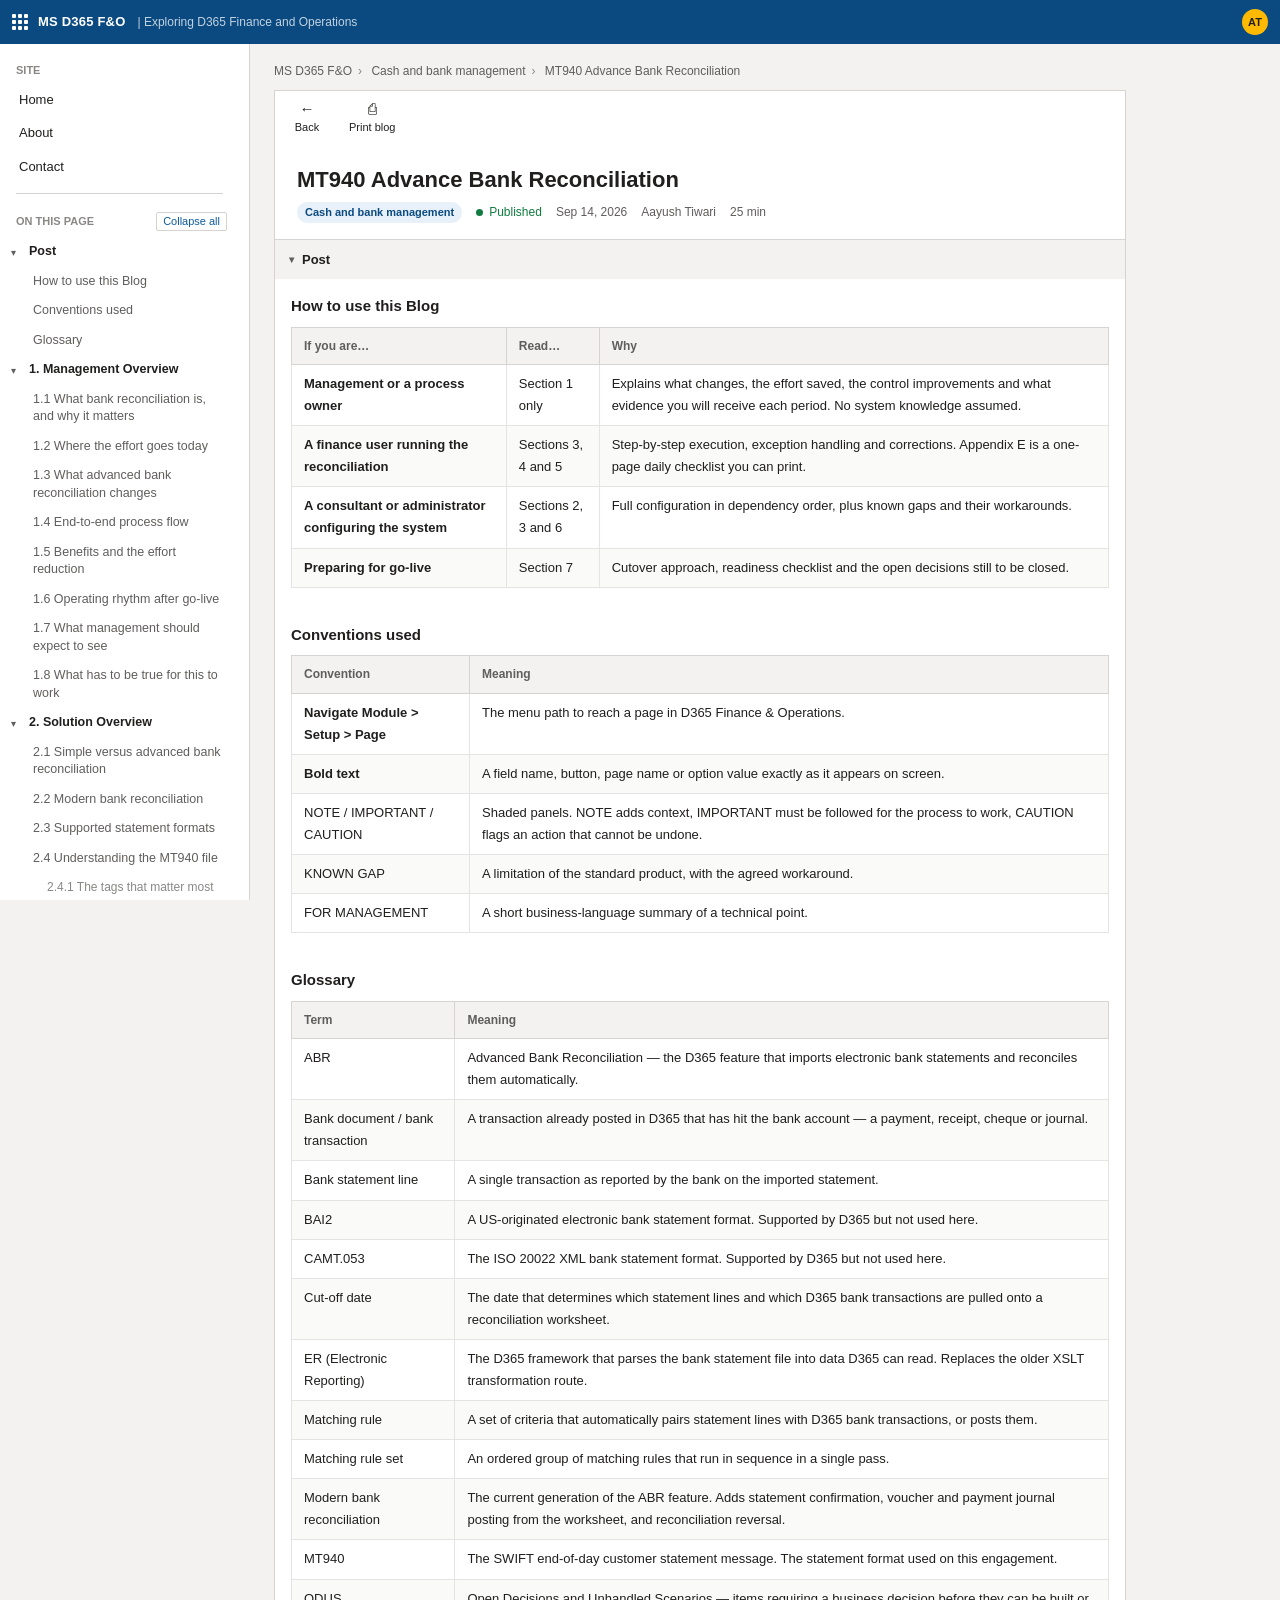
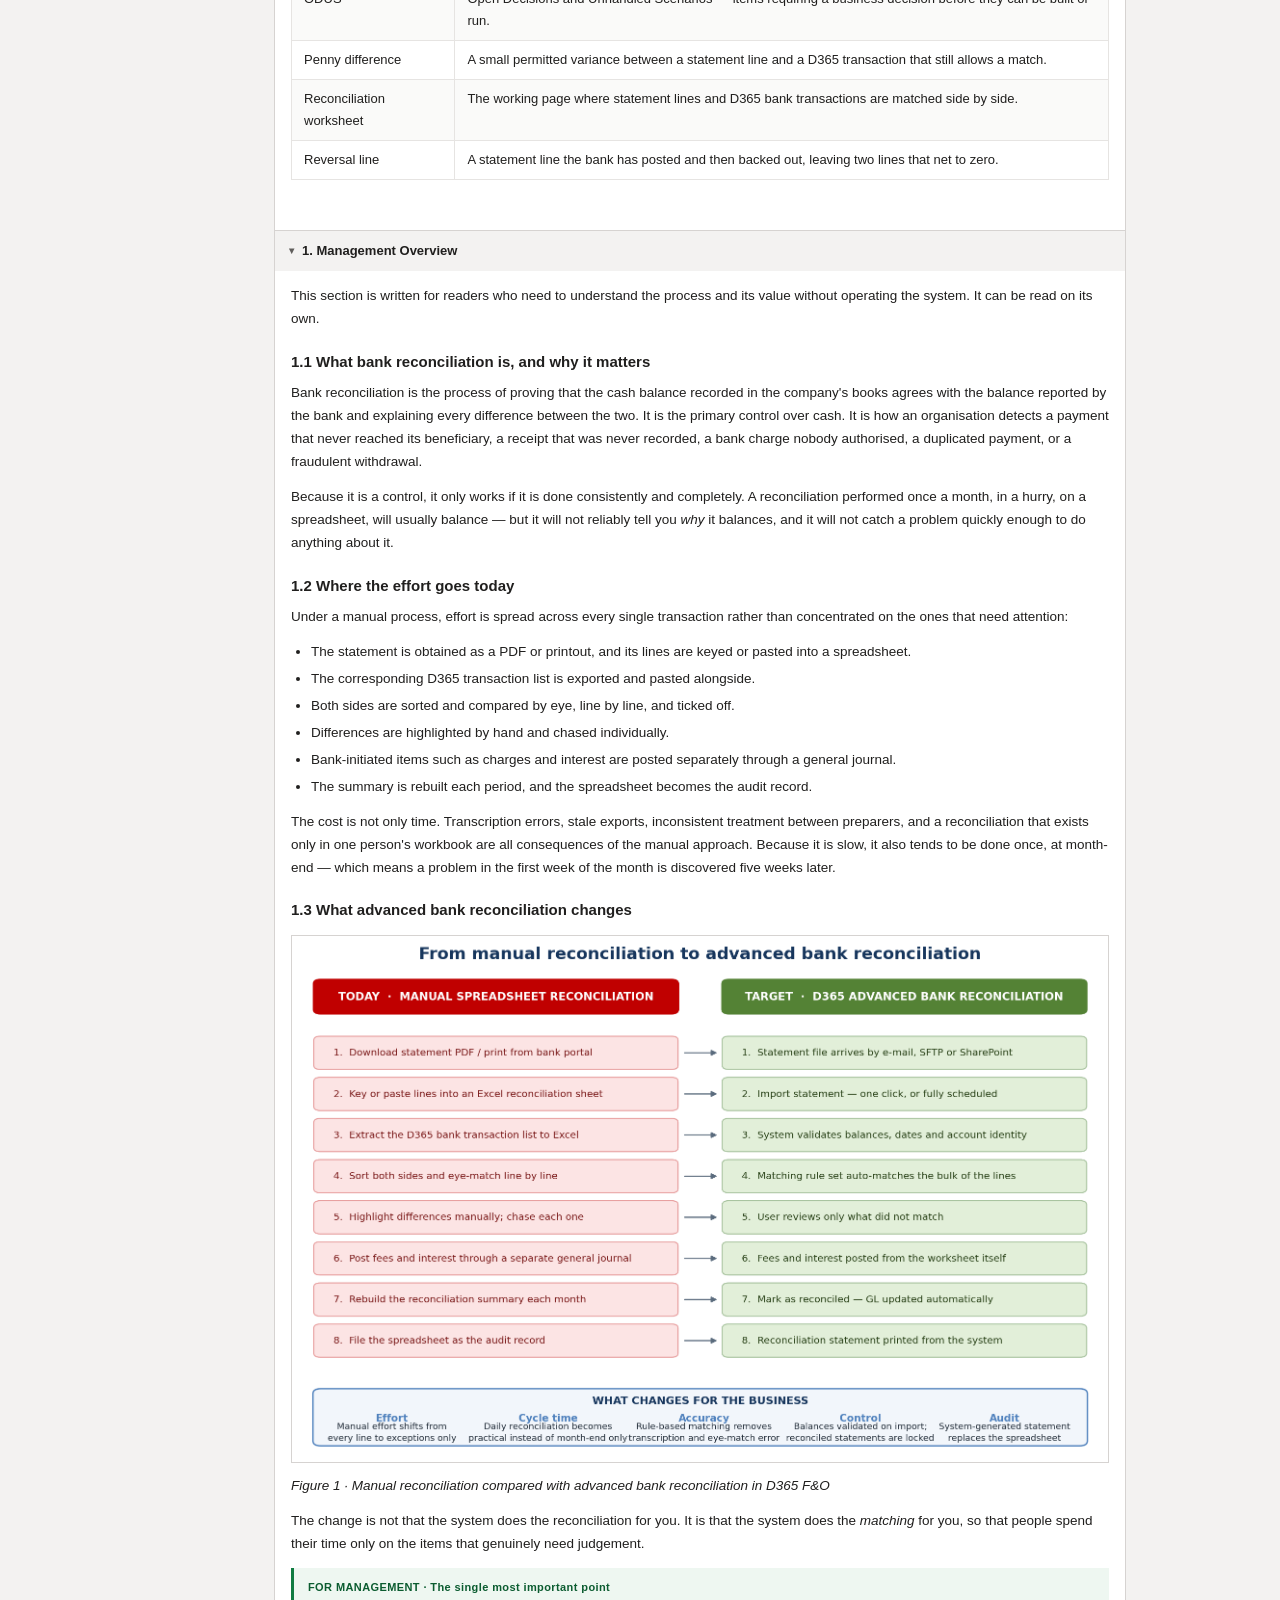
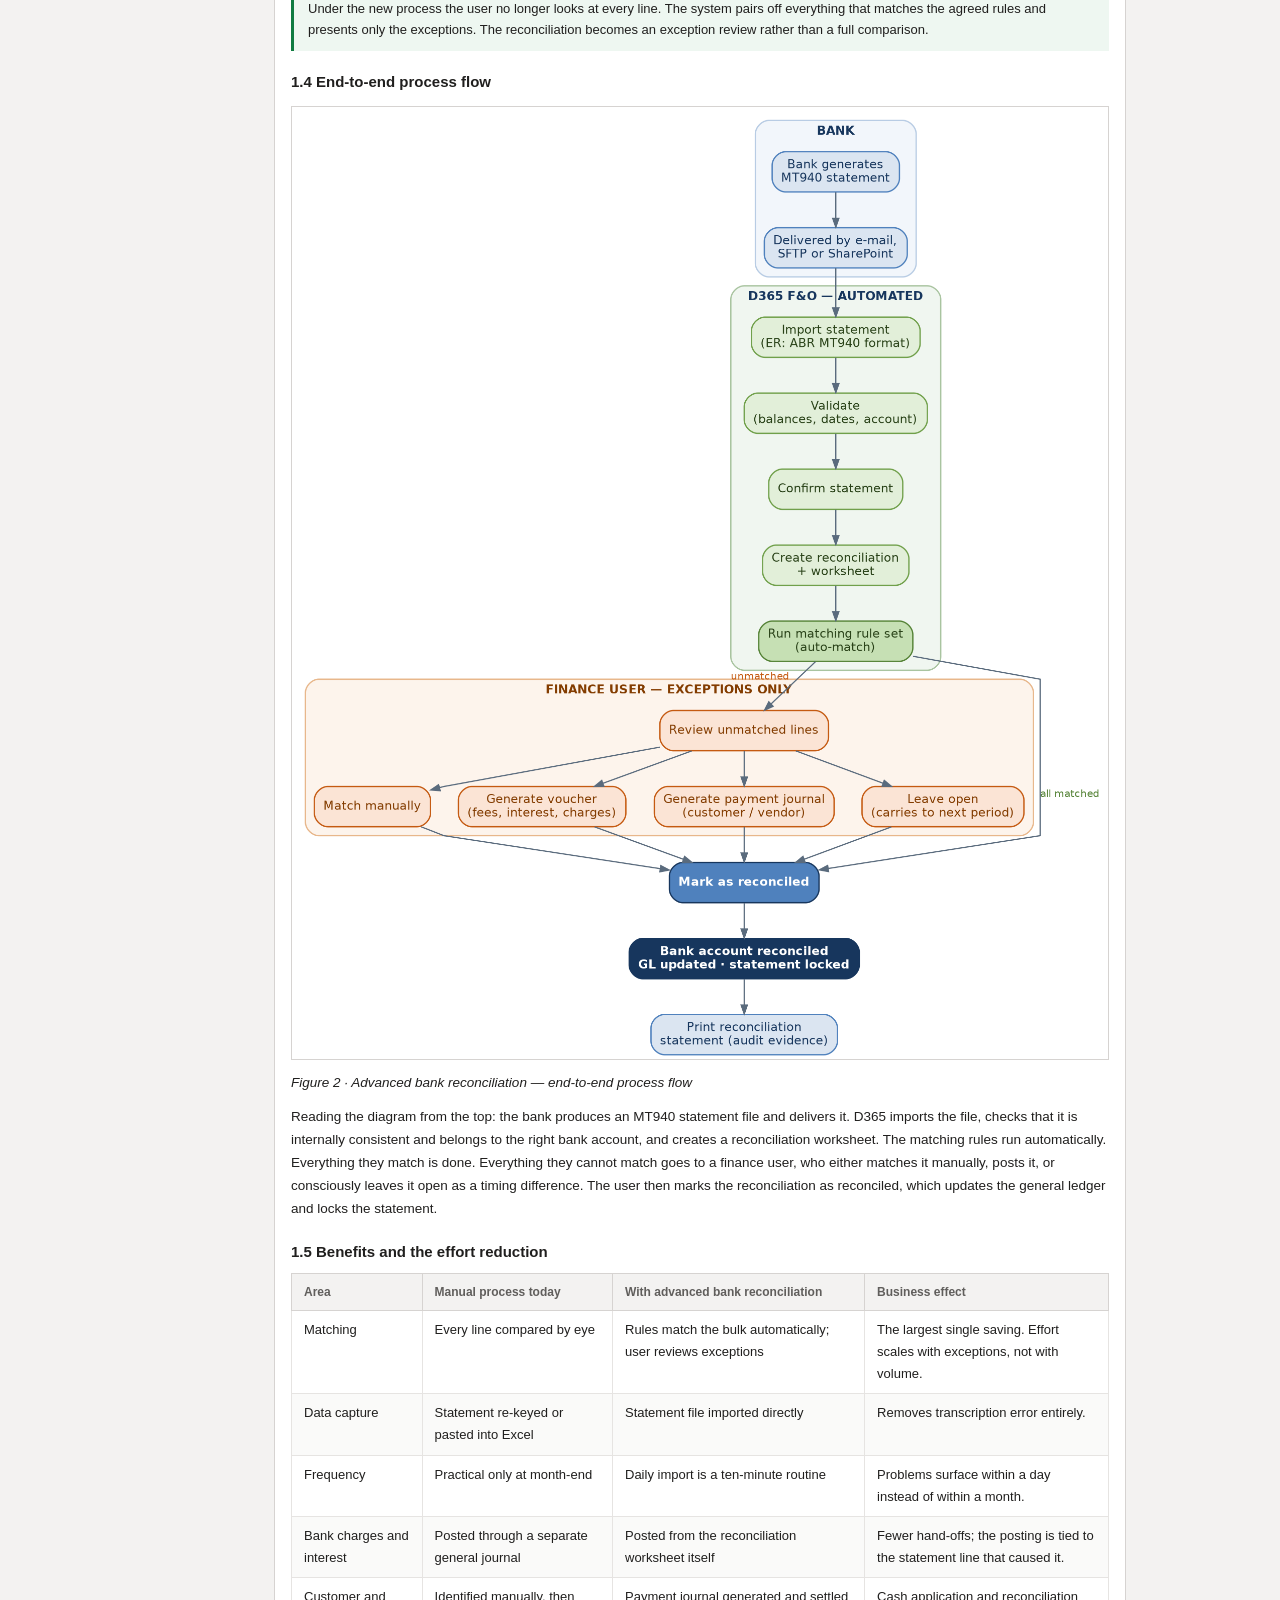
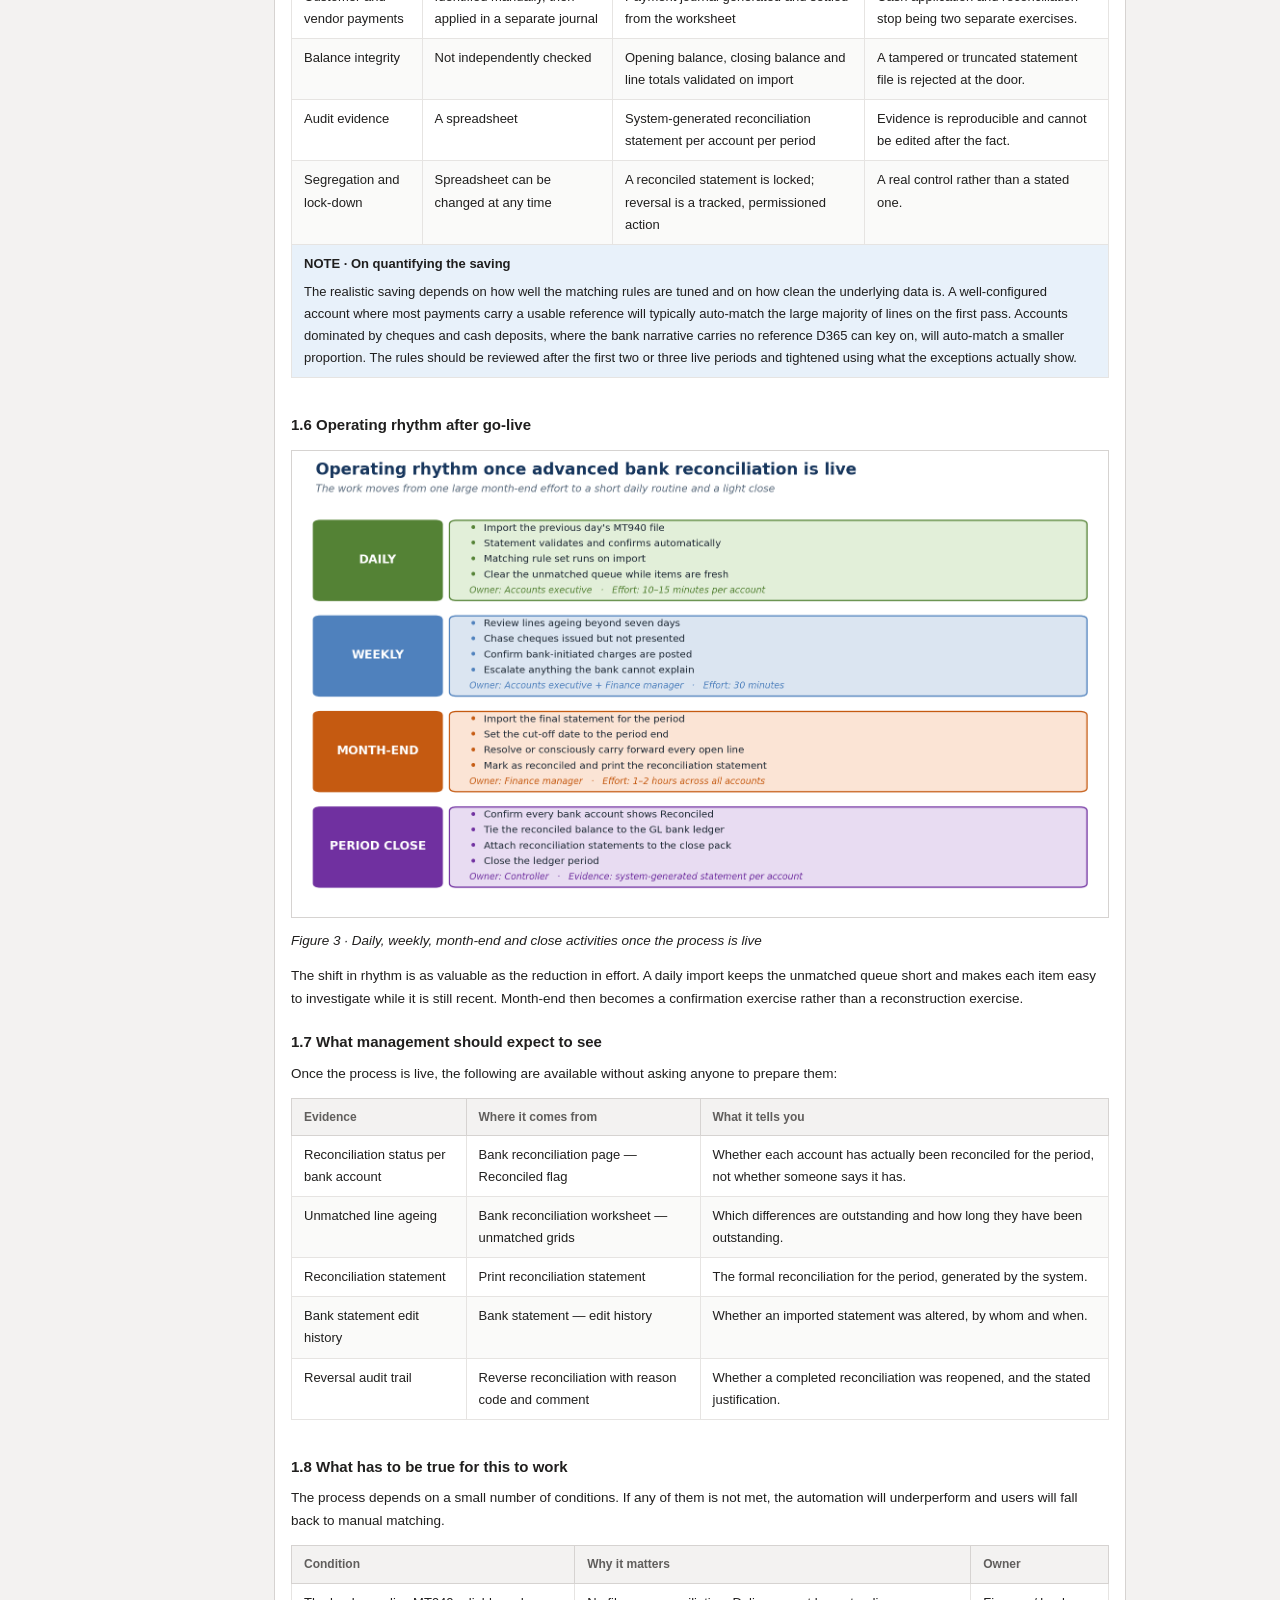
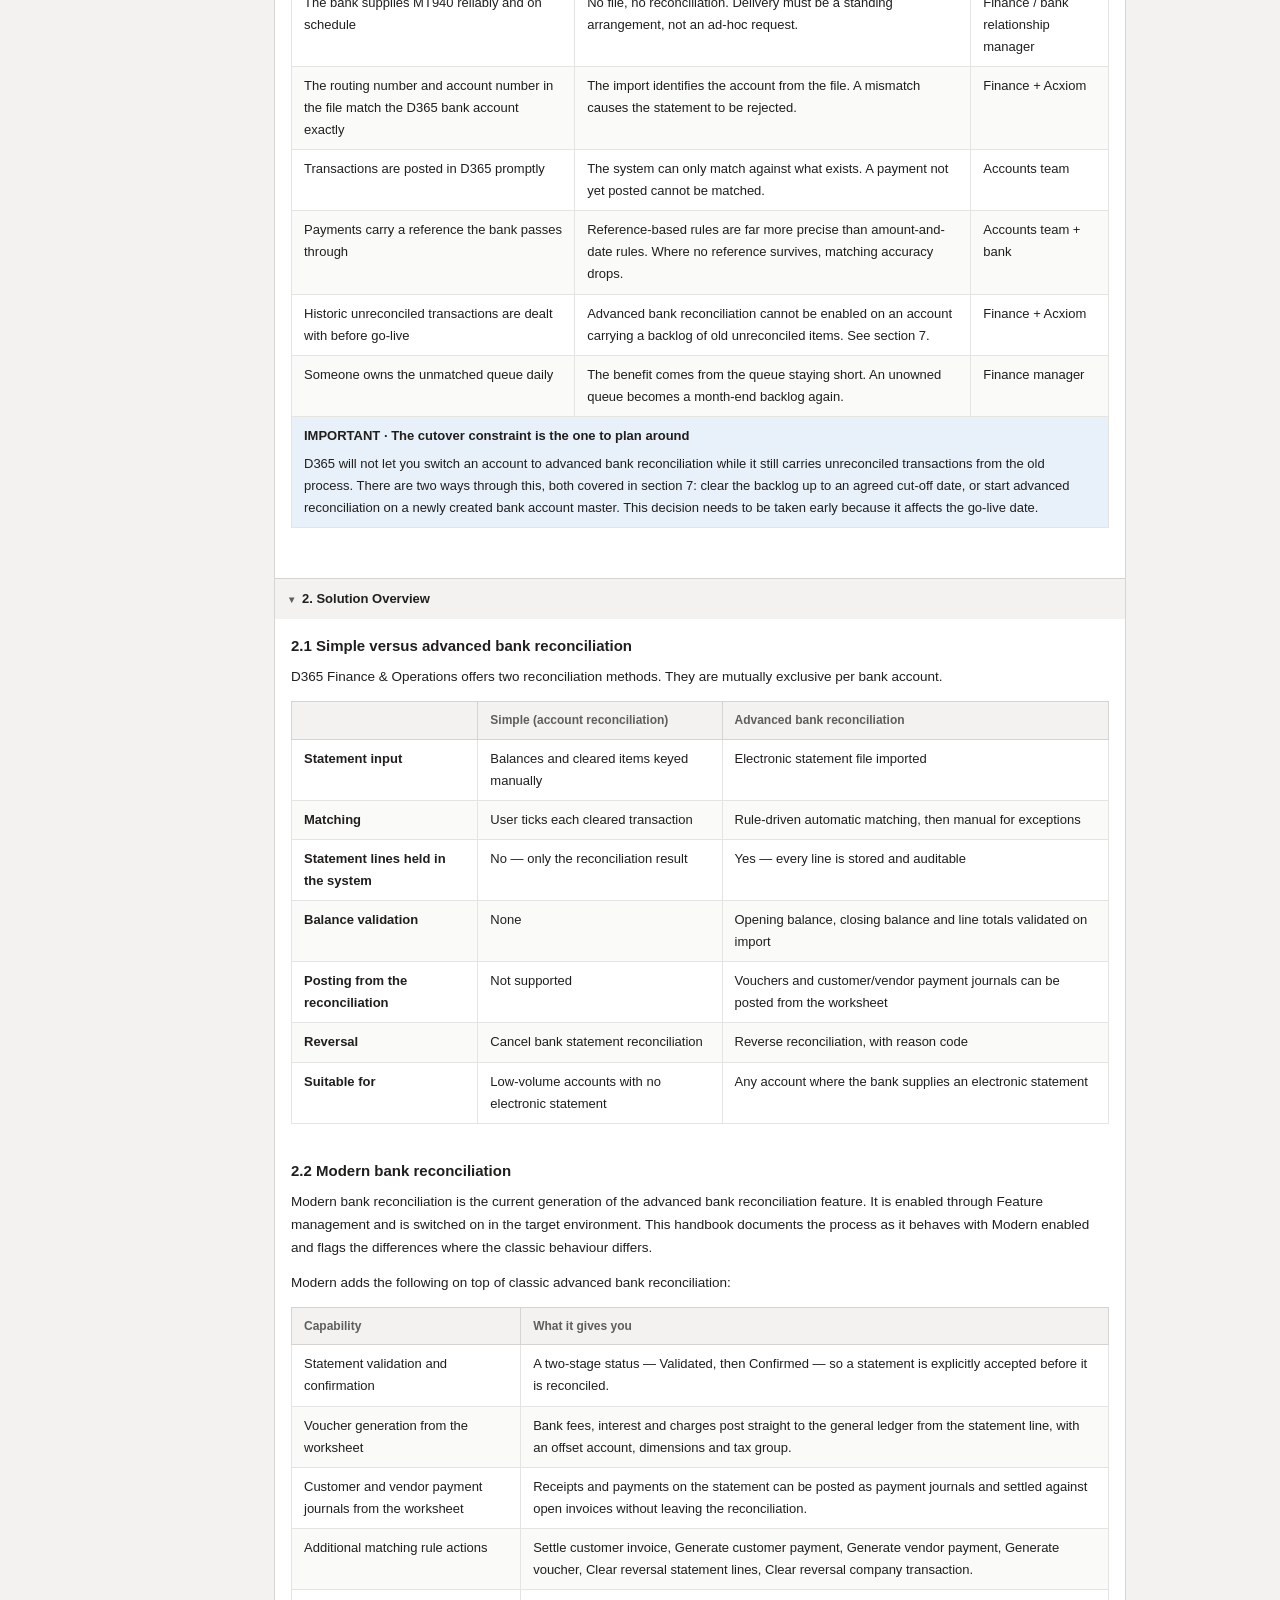
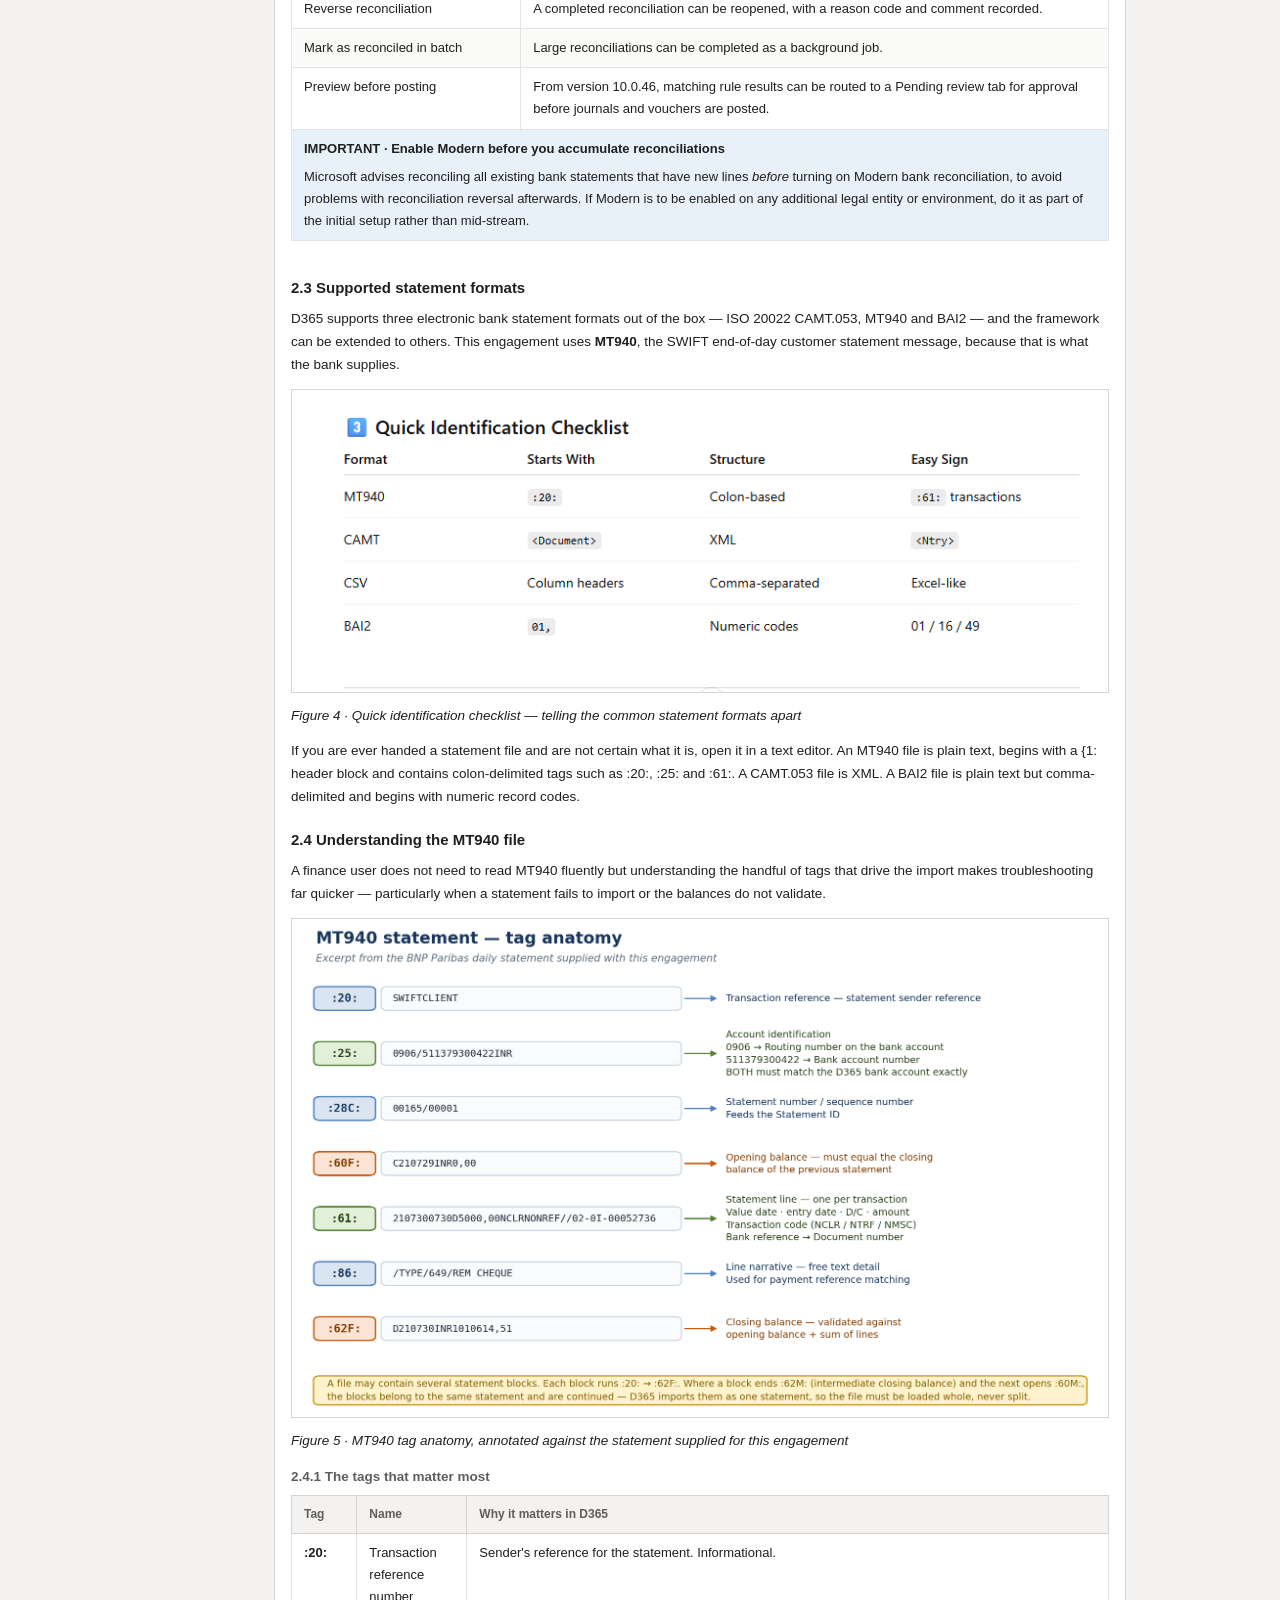
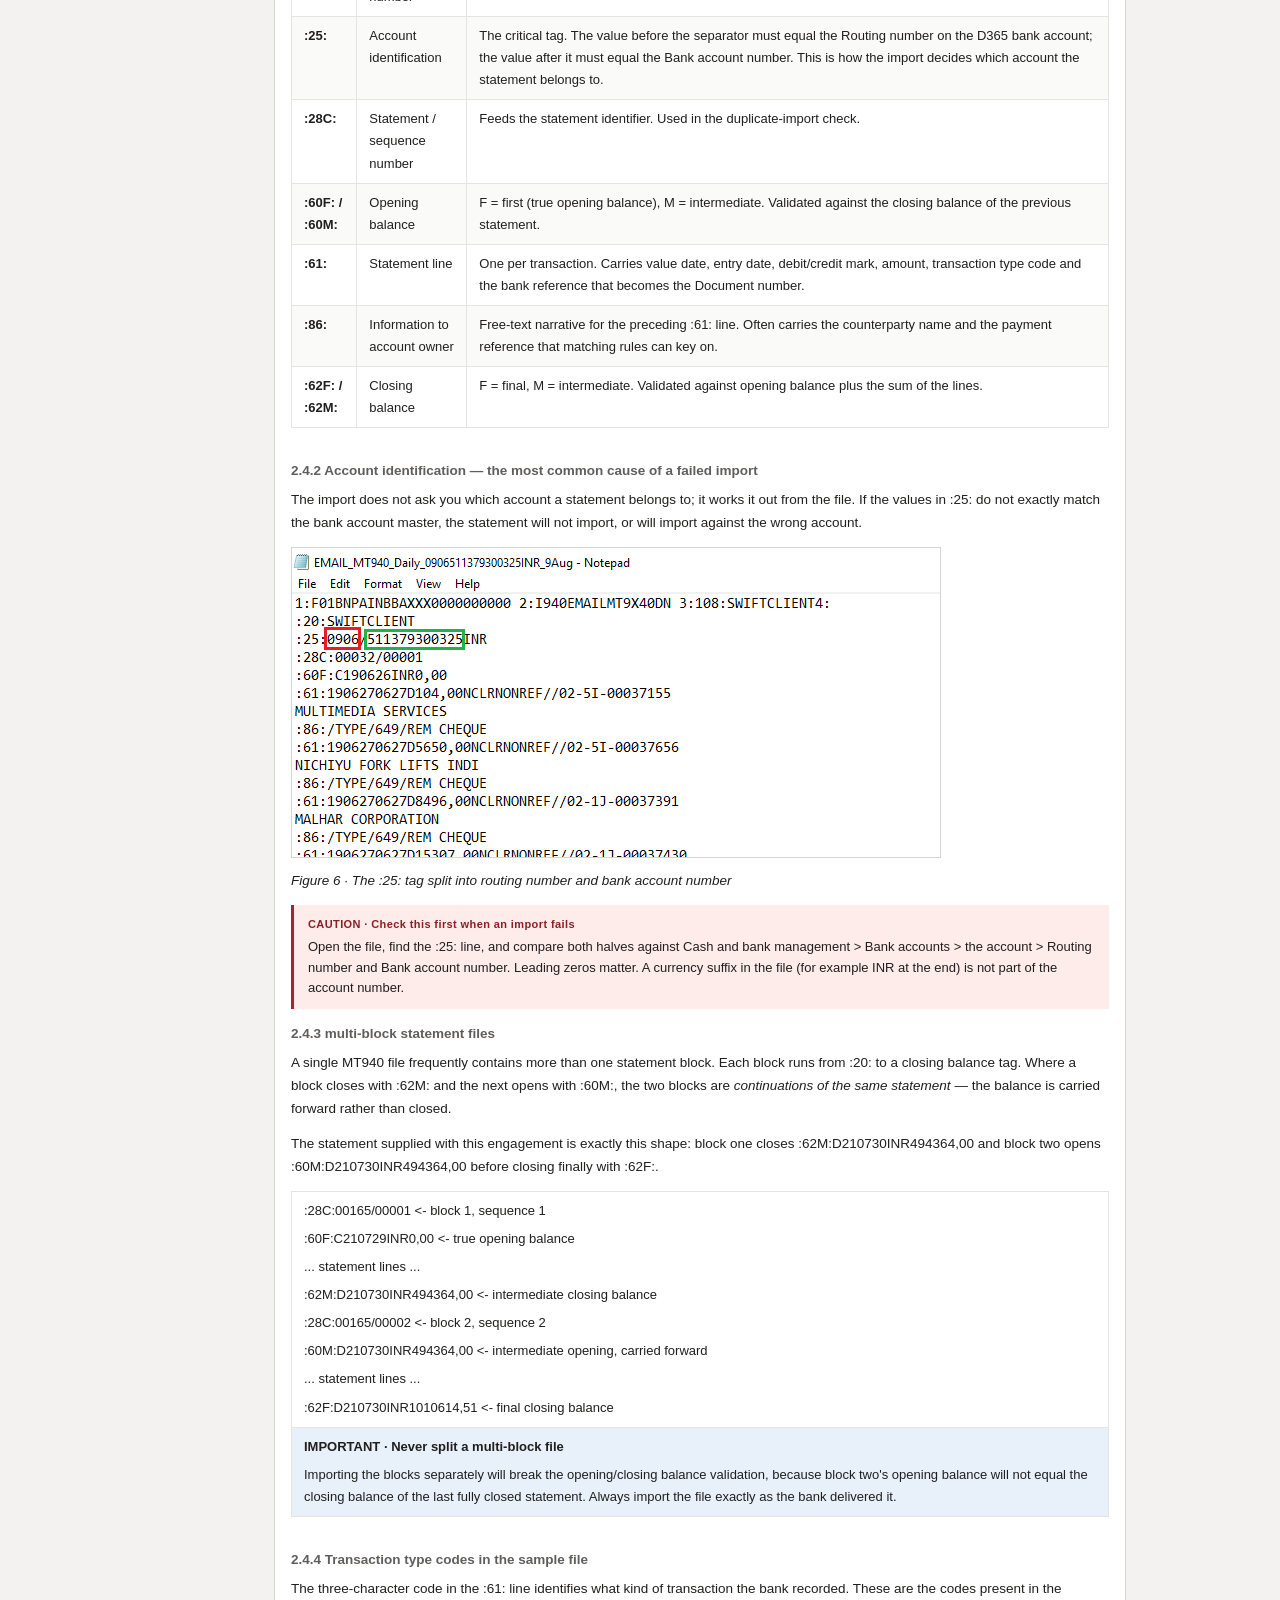
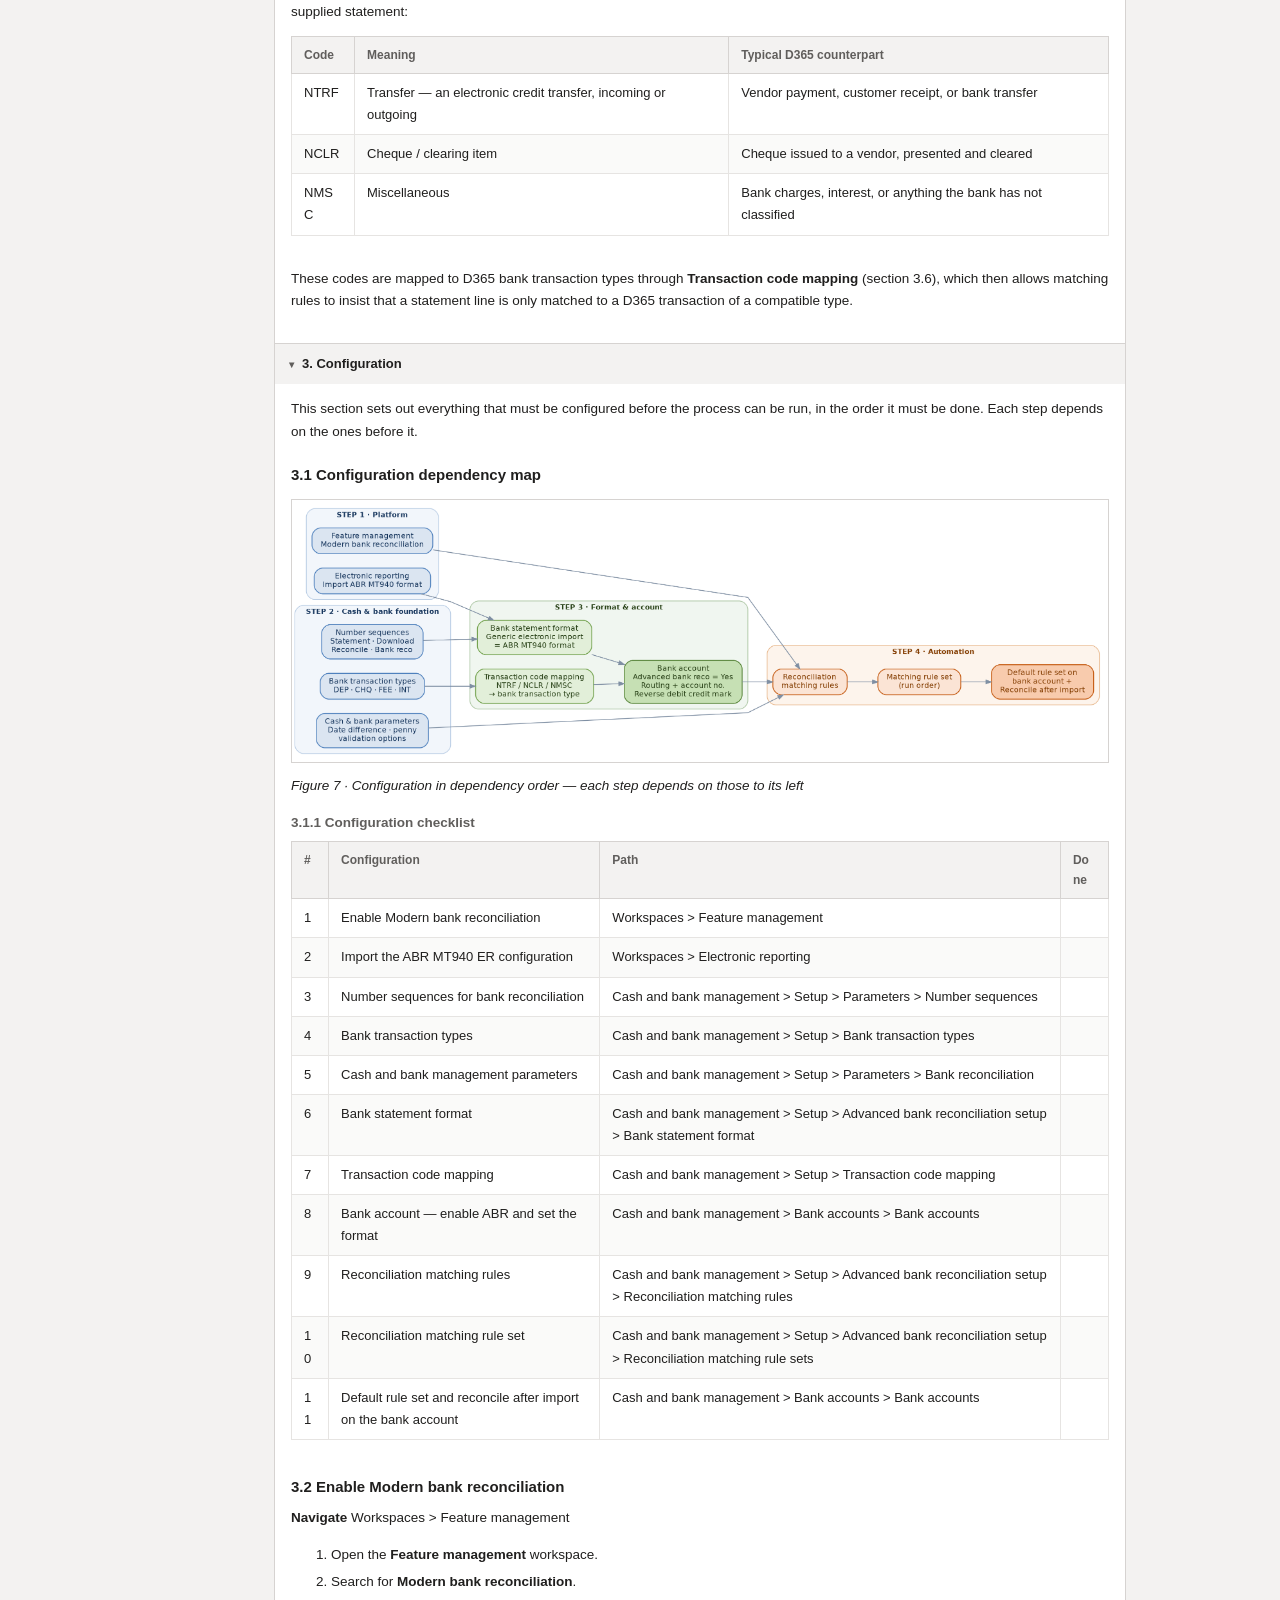
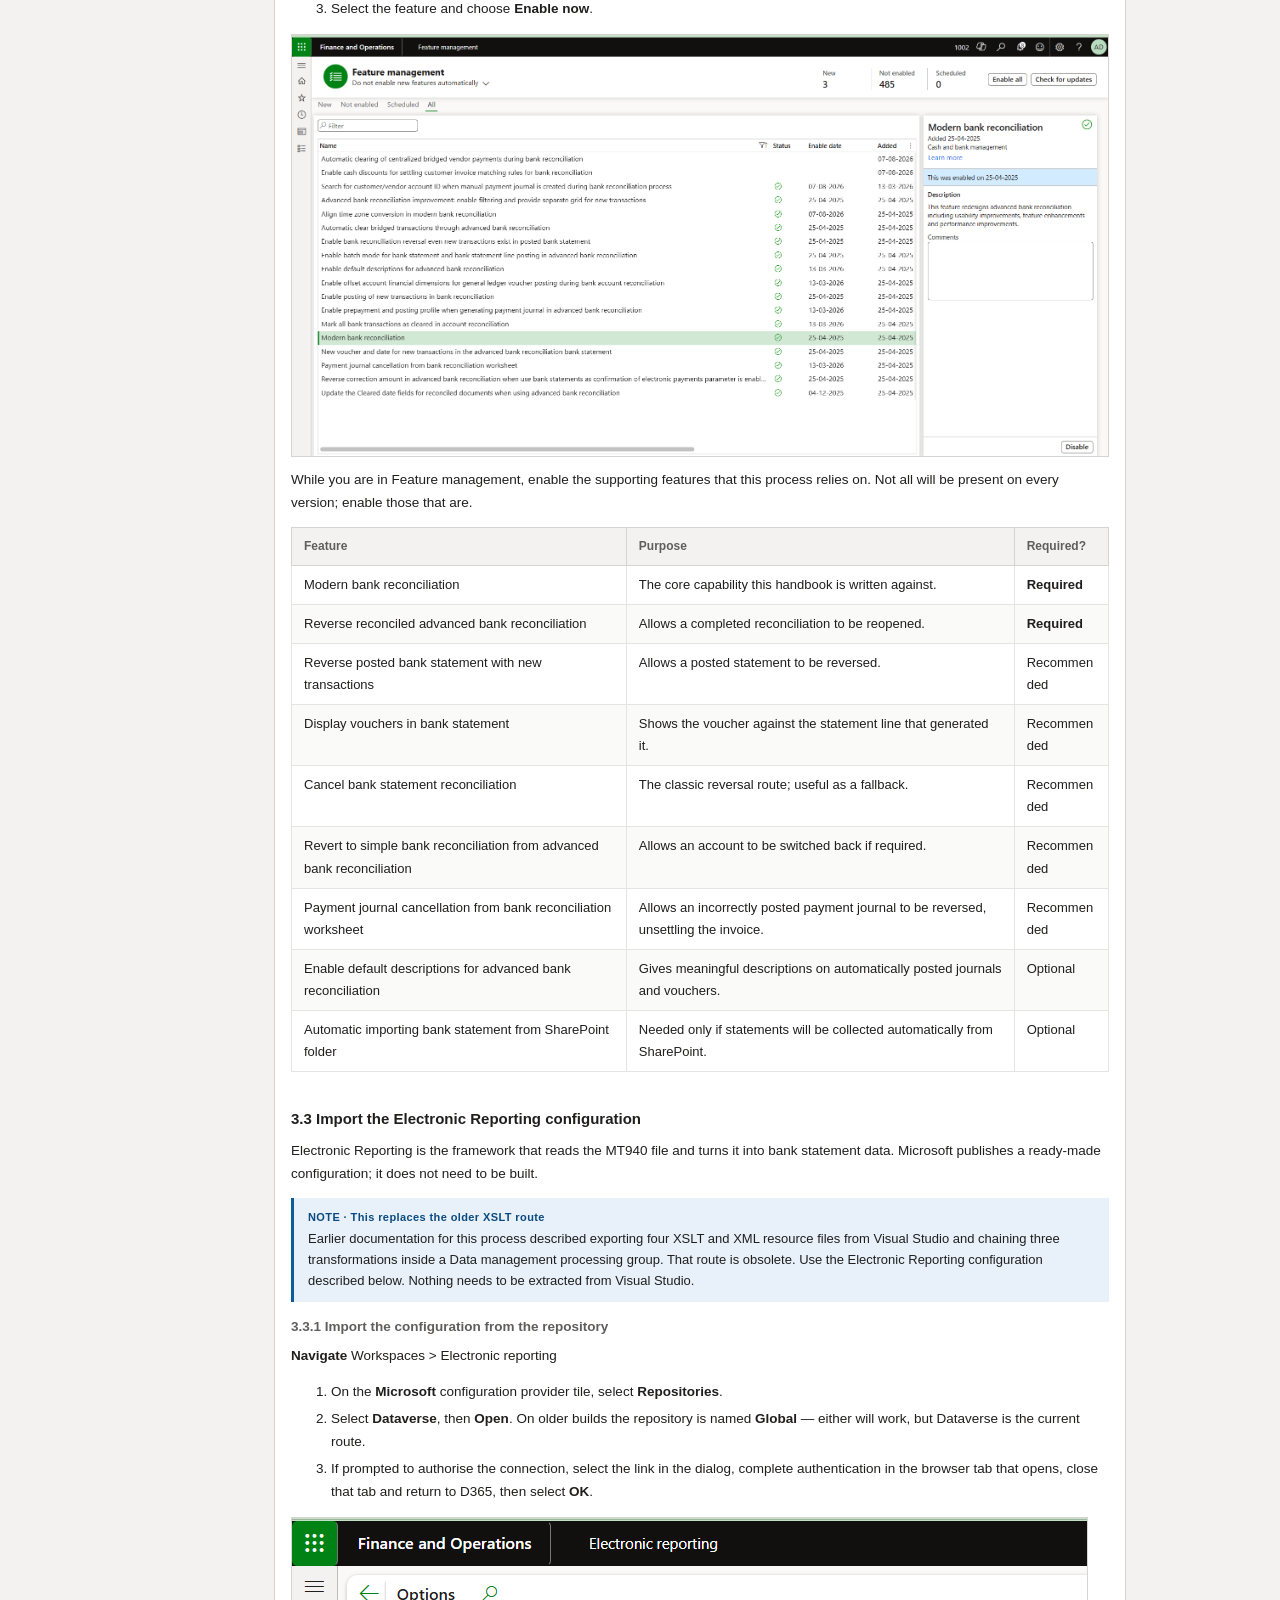
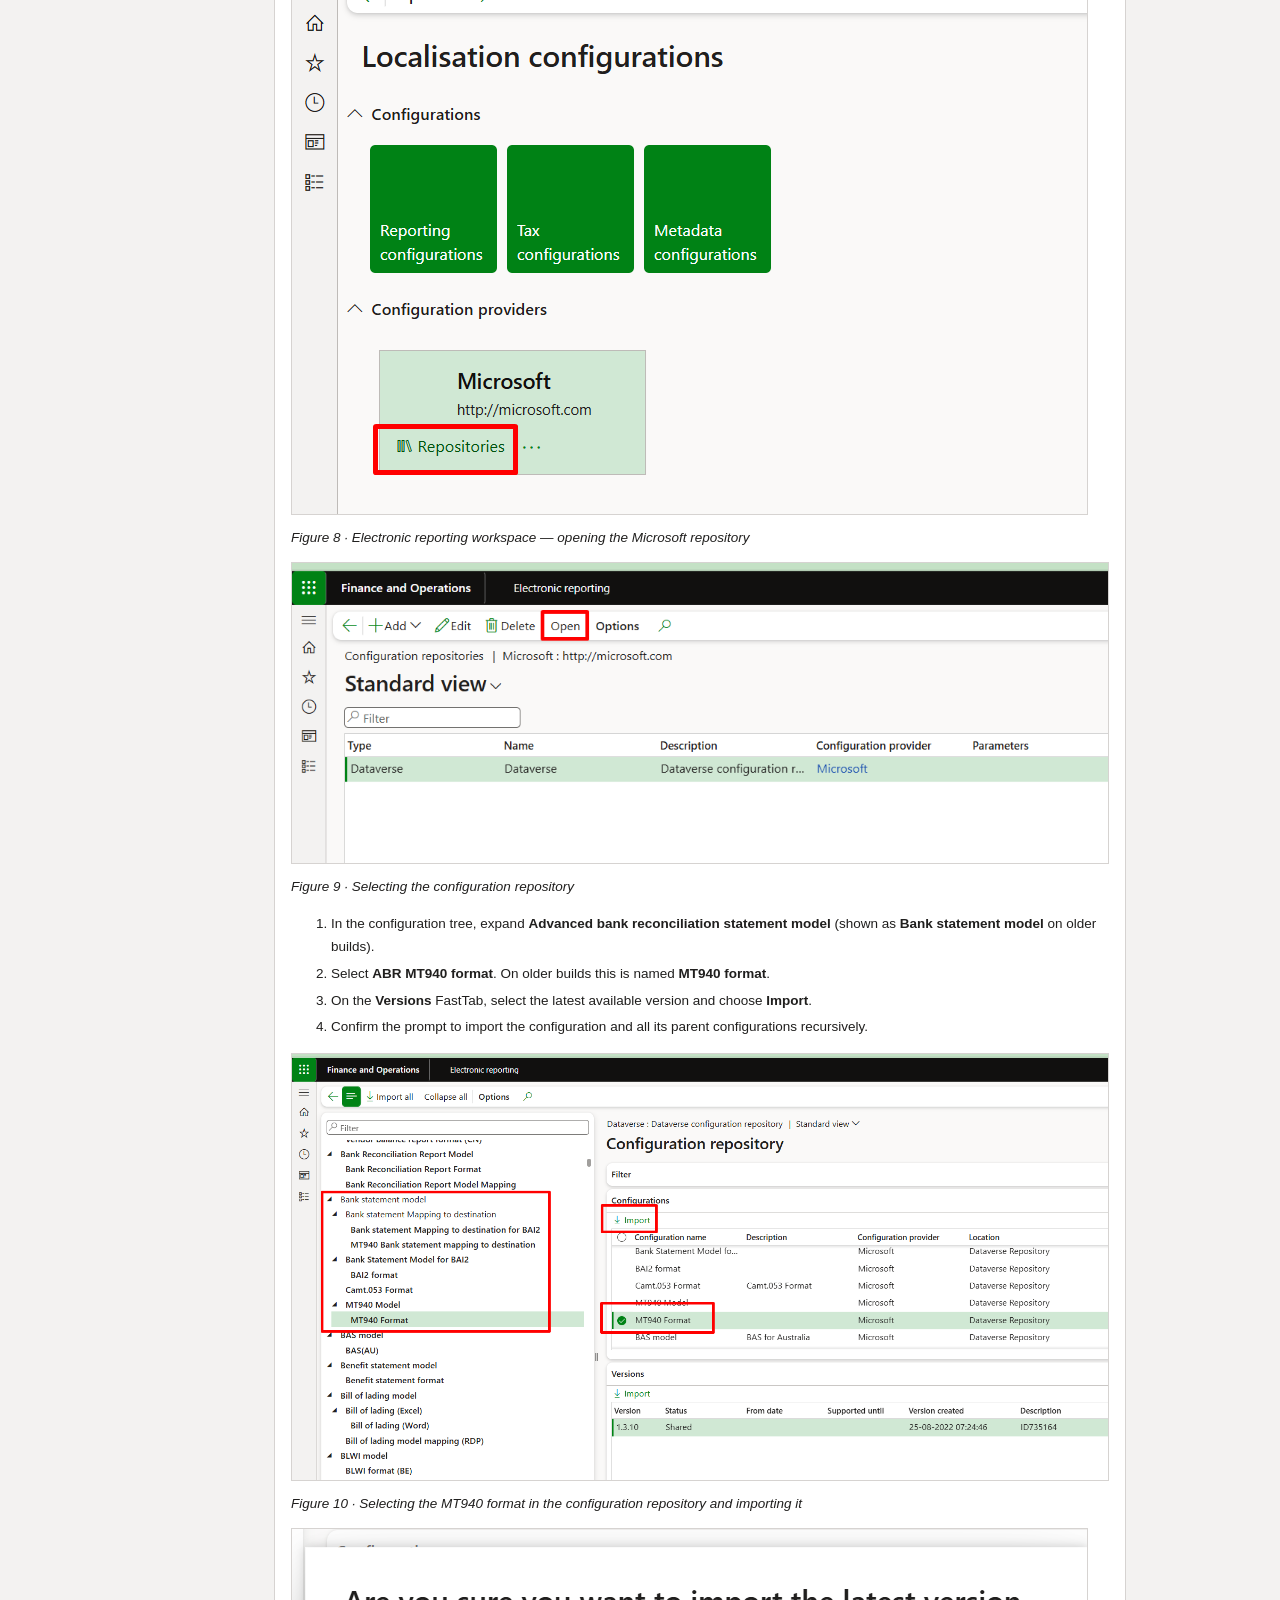
<file: posts/mt940-advance-bank-reconciliation.html>
<!DOCTYPE html>
<html lang="en">
<head>
<meta charset="UTF-8">
<meta name="viewport" content="width=device-width, initial-scale=1.0">
<title>MT940 Advance Bank Reconciliation — MS D365 F&O</title>
<meta name="description" content="Get familiar with configuring and executing bank Reconciliation in D365 F&amp;O">
<meta property="og:type" content="article">
<meta property="og:site_name" content="MS D365 F&amp;O">
<meta property="og:title" content="MT940 Advance Bank Reconciliation">
<meta property="og:description" content="Get familiar with configuring and executing bank Reconciliation in D365 F&amp;O">
<meta property="og:url" content="https://aayushdynamics.github.io/MSD365FO/posts/mt940-advance-bank-reconciliation.html">
<meta property="og:image" content="https://aayushdynamics.github.io/MSD365FO/images/mt940-advance-bank-reconciliation/image1.png">
<meta name="twitter:card" content="summary_large_image">
<link rel="icon" type="image/svg+xml" href="../favicon.svg">
<link rel="stylesheet" href="../style.css">
</head>
<body>

  <div class="app-bar">
    <a class="site-title-link" href="../index.html">
      <div class="grid-icon"><span></span><span></span><span></span><span></span><span></span><span></span><span></span><span></span><span></span></div>
      <span class="site-title">MS D365 F&O</span>
      <span class="site-sub">| Exploring D365 Finance and Operations</span>
    </a>
    <div class="spacer"></div>
    <div class="avatar">AT</div>
  </div>

  <div class="shell">
    <div class="nav-pane">
      <div class="nav-section-label">SITE</div>
      <a class="nav-item" href="../index.html">Home</a>
      <a class="nav-item" href="../about.html">About</a>
      <a class="nav-item" href="../contact.html">Contact</a>
      <div class="nav-divider"></div>
      <div class="nav-section-header">
        <span class="nav-section-label">ON THIS PAGE</span>
        <button type="button" class="collapse-all-btn" id="collapseAllNavBtn">Collapse all</button>
      </div>
      <div class="post-toc" id="postToc">
<div class="toc-h1-row"><span class="toc-chevron" data-toc-toggle="post">▾</span><a class="toc-item toc-level-1" href="#post" data-tab-index="0">Post</a></div><div class="toc-children" id="tocChildren-post"><a class="toc-item toc-level-2" href="#how-to-use-this-blog" data-tab-index="0">How to use this Blog</a><a class="toc-item toc-level-2" href="#conventions-used" data-tab-index="0">Conventions used</a><a class="toc-item toc-level-2" href="#glossary" data-tab-index="0">Glossary</a></div><div class="toc-h1-row"><span class="toc-chevron" data-toc-toggle="1-management-overview">▾</span><a class="toc-item toc-level-1" href="#1-management-overview" data-tab-index="1">1.  Management Overview</a></div><div class="toc-children" id="tocChildren-1-management-overview"><a class="toc-item toc-level-2" href="#1-1-what-bank-reconciliation-is-and-why-it-matters" data-tab-index="1">1.1  What bank reconciliation is, and why it matters</a><a class="toc-item toc-level-2" href="#1-2-where-the-effort-goes-today" data-tab-index="1">1.2  Where the effort goes today</a><a class="toc-item toc-level-2" href="#1-3-what-advanced-bank-reconciliation-changes" data-tab-index="1">1.3  What advanced bank reconciliation changes</a><a class="toc-item toc-level-2" href="#1-4-end-to-end-process-flow" data-tab-index="1">1.4  End-to-end process flow</a><a class="toc-item toc-level-2" href="#1-5-benefits-and-the-effort-reduction" data-tab-index="1">1.5  Benefits and the effort reduction</a><a class="toc-item toc-level-2" href="#1-6-operating-rhythm-after-go-live" data-tab-index="1">1.6  Operating rhythm after go-live</a><a class="toc-item toc-level-2" href="#1-7-what-management-should-expect-to-see" data-tab-index="1">1.7  What management should expect to see</a><a class="toc-item toc-level-2" href="#1-8-what-has-to-be-true-for-this-to-work" data-tab-index="1">1.8  What has to be true for this to work</a></div><div class="toc-h1-row"><span class="toc-chevron" data-toc-toggle="2-solution-overview">▾</span><a class="toc-item toc-level-1" href="#2-solution-overview" data-tab-index="2">2.  Solution Overview</a></div><div class="toc-children" id="tocChildren-2-solution-overview"><a class="toc-item toc-level-2" href="#2-1-simple-versus-advanced-bank-reconciliation" data-tab-index="2">2.1  Simple versus advanced bank reconciliation</a><a class="toc-item toc-level-2" href="#2-2-modern-bank-reconciliation" data-tab-index="2">2.2  Modern bank reconciliation</a><a class="toc-item toc-level-2" href="#2-3-supported-statement-formats" data-tab-index="2">2.3  Supported statement formats</a><a class="toc-item toc-level-2" href="#2-4-understanding-the-mt940-file" data-tab-index="2">2.4  Understanding the MT940 file</a><a class="toc-item toc-level-3" href="#2-4-1-the-tags-that-matter-most" data-tab-index="2">2.4.1  The tags that matter most</a><a class="toc-item toc-level-3" href="#2-4-2-account-identification-the-most-common-cause-of-a-failed-import" data-tab-index="2">2.4.2  Account identification — the most common cause of a failed import</a><a class="toc-item toc-level-3" href="#2-4-3-multi-block-statement-files" data-tab-index="2">2.4.3  multi-block statement files</a><a class="toc-item toc-level-3" href="#2-4-4-transaction-type-codes-in-the-sample-file" data-tab-index="2">2.4.4  Transaction type codes in the sample file</a></div><div class="toc-h1-row"><span class="toc-chevron" data-toc-toggle="3-configuration">▾</span><a class="toc-item toc-level-1" href="#3-configuration" data-tab-index="3">3.  Configuration</a></div><div class="toc-children" id="tocChildren-3-configuration"><a class="toc-item toc-level-2" href="#3-1-configuration-dependency-map" data-tab-index="3">3.1  Configuration dependency map</a><a class="toc-item toc-level-3" href="#3-1-1-configuration-checklist" data-tab-index="3">3.1.1  Configuration checklist</a><a class="toc-item toc-level-2" href="#3-2-enable-modern-bank-reconciliation" data-tab-index="3">3.2  Enable Modern bank reconciliation</a><a class="toc-item toc-level-2" href="#3-3-import-the-electronic-reporting-configuration" data-tab-index="3">3.3  Import the Electronic Reporting configuration</a><a class="toc-item toc-level-3" href="#3-3-1-import-the-configuration-from-the-repository" data-tab-index="3">3.3.1  Import the configuration from the repository</a><a class="toc-item toc-level-3" href="#3-3-2-if-the-configuration-must-be-customised" data-tab-index="3">3.3.2  If the configuration must be customised</a><a class="toc-item toc-level-2" href="#3-4-number-sequences" data-tab-index="3">3.4  Number sequences</a><a class="toc-item toc-level-2" href="#3-5-bank-transaction-types" data-tab-index="3">3.5  Bank transaction types</a><a class="toc-item toc-level-2" href="#3-6-transaction-code-mapping" data-tab-index="3">3.6  Transaction code mapping</a><a class="toc-item toc-level-2" href="#3-7-cash-and-bank-management-parameters" data-tab-index="3">3.7  Cash and bank management parameters</a><a class="toc-item toc-level-2" href="#3-8-bank-statement-format" data-tab-index="3">3.8  Bank statement format</a><a class="toc-item toc-level-2" href="#3-9-bank-account-setup" data-tab-index="3">3.9  Bank account setup</a><a class="toc-item toc-level-3" href="#3-9-1-confirm-the-account-identification-fields-first" data-tab-index="3">3.9.1  Confirm the account identification fields first</a><a class="toc-item toc-level-3" href="#3-9-2-enable-advanced-bank-reconciliation" data-tab-index="3">3.9.2  Enable advanced bank reconciliation</a><a class="toc-item toc-level-3" href="#3-9-3-field-reference-reconciliation-fasttab" data-tab-index="3">3.9.3  Field reference — Reconciliation FastTab</a><a class="toc-item toc-level-2" href="#3-10-reconciliation-matching-rules" data-tab-index="3">3.10  Reconciliation matching rules</a><a class="toc-item toc-level-3" href="#3-10-1-creating-a-rule" data-tab-index="3">3.10.1  Creating a rule</a><a class="toc-item toc-level-3" href="#3-10-2-available-actions" data-tab-index="3">3.10.2  Available actions</a><a class="toc-item toc-level-3" href="#3-10-3-a-recommended-rule-set-for-mt940" data-tab-index="3">3.10.3  A recommended rule set for MT940</a><a class="toc-item toc-level-3" href="#3-10-4-step-1-and-step-2-on-a-matching-rule" data-tab-index="3">3.10.4  Step 1 and Step 2 on a matching rule</a><a class="toc-item toc-level-2" href="#3-11-matching-rule-sets-and-automation" data-tab-index="3">3.11  Matching rule sets and automation</a></div><div class="toc-h1-row"><span class="toc-chevron" data-toc-toggle="4-running-the-reconciliation">▾</span><a class="toc-item toc-level-1" href="#4-running-the-reconciliation" data-tab-index="4">4.  Running the Reconciliation</a></div><div class="toc-children" id="tocChildren-4-running-the-reconciliation"><a class="toc-item toc-level-2" href="#4-1-the-process-at-a-glance" data-tab-index="4">4.1  The process at a glance</a><a class="toc-item toc-level-2" href="#4-2-step-1-import-the-bank-statement" data-tab-index="4">4.2  Step 1 — Import the bank statement</a><a class="toc-item toc-level-3" href="#4-2-1-importing-several-statements-at-once" data-tab-index="4">4.2.1  Importing several statements at once</a><a class="toc-item toc-level-3" href="#4-2-2-confirming-the-import-succeeded" data-tab-index="4">4.2.2  Confirming the import succeeded</a><a class="toc-item toc-level-3" href="#4-2-3-duplicate-protection" data-tab-index="4">4.2.3  Duplicate protection</a><a class="toc-item toc-level-2" href="#4-3-step-2-validate-and-confirm" data-tab-index="4">4.3  Step 2 — Validate and confirm</a><a class="toc-item toc-level-3" href="#4-3-1-what-validation-actually-checks" data-tab-index="4">4.3.1  What validation actually checks</a><a class="toc-item toc-level-3" href="#4-3-2-reopening-a-validated-statement" data-tab-index="4">4.3.2  Reopening a validated statement</a><a class="toc-item toc-level-3" href="#4-3-3-reviewing-the-statement-lines" data-tab-index="4">4.3.3  Reviewing the statement lines</a><a class="toc-item toc-level-2" href="#4-4-step-3-create-the-reconciliation" data-tab-index="4">4.4  Step 3 — Create the reconciliation</a><a class="toc-item toc-level-2" href="#4-5-step-4-open-the-worksheet" data-tab-index="4">4.5  Step 4 — Open the worksheet</a><a class="toc-item toc-level-3" href="#4-5-1-reading-the-worksheet" data-tab-index="4">4.5.1  Reading the worksheet</a><a class="toc-item toc-level-2" href="#4-6-step-5-run-the-matching-rules" data-tab-index="4">4.6  Step 5 — Run the matching rules</a><a class="toc-item toc-level-2" href="#4-7-step-6-handle-the-exceptions" data-tab-index="4">4.7  Step 6 — Handle the exceptions</a><a class="toc-item toc-level-3" href="#4-7-1-match-manually" data-tab-index="4">4.7.1  Match manually</a><a class="toc-item toc-level-3" href="#4-7-2-penny-differences" data-tab-index="4">4.7.2  Penny differences</a><a class="toc-item toc-level-3" href="#4-7-3-generate-a-voucher-bank-fees-interest-and-charges" data-tab-index="4">4.7.3  Generate a voucher — bank fees, interest and charges</a><a class="toc-item toc-level-3" href="#4-7-4-generate-a-payment-journal-customer-receipts-and-vendor-payments" data-tab-index="4">4.7.4  Generate a payment journal — customer receipts and vendor payments</a><a class="toc-item toc-level-3" href="#4-7-5-clear-bank-reversals" data-tab-index="4">4.7.5  Clear bank reversals</a><a class="toc-item toc-level-3" href="#4-7-6-leave-the-line-unmatched" data-tab-index="4">4.7.6  Leave the line unmatched</a><a class="toc-item toc-level-3" href="#4-7-7-unmatching" data-tab-index="4">4.7.7  Unmatching</a><a class="toc-item toc-level-2" href="#4-8-step-7-mark-as-reconciled" data-tab-index="4">4.8  Step 7 — Mark as reconciled</a><a class="toc-item toc-level-2" href="#4-9-step-8-print-the-reconciliation-statement" data-tab-index="4">4.9  Step 8 — Print the reconciliation statement</a></div><div class="toc-h1-row"><span class="toc-chevron" data-toc-toggle="5-corrections-and-reversals">▾</span><a class="toc-item toc-level-1" href="#5-corrections-and-reversals" data-tab-index="5">5.  Corrections and Reversals</a></div><div class="toc-children" id="tocChildren-5-corrections-and-reversals"><a class="toc-item toc-level-2" href="#5-1-choosing-the-right-correction" data-tab-index="5">5.1  Choosing the right correction</a><a class="toc-item toc-level-2" href="#5-2-before-the-worksheet-is-reconciled-unmatch" data-tab-index="5">5.2  Before the worksheet is reconciled — Unmatch</a><a class="toc-item toc-level-2" href="#5-3-reverse-a-completed-reconciliation" data-tab-index="5">5.3  Reverse a completed reconciliation</a><a class="toc-item toc-level-2" href="#5-4-reverse-a-posted-voucher" data-tab-index="5">5.4  Reverse a posted voucher</a><a class="toc-item toc-level-2" href="#5-5-cancel-an-incorrectly-posted-payment-journal" data-tab-index="5">5.5  Cancel an incorrectly posted payment journal</a><a class="toc-item toc-level-2" href="#5-6-reverse-a-posted-bank-statement" data-tab-index="5">5.6  Reverse a posted bank statement</a><a class="toc-item toc-level-2" href="#5-7-cancel-bank-statement-reconciliation-the-classic-route" data-tab-index="5">5.7  Cancel bank statement reconciliation — the classic route</a><a class="toc-item toc-level-3" href="#5-7-1-prerequisites" data-tab-index="5">5.7.1  Prerequisites</a><a class="toc-item toc-level-3" href="#5-7-2-editing-an-imported-statement" data-tab-index="5">5.7.2  Editing an imported statement</a><a class="toc-item toc-level-3" href="#5-7-3-cancelling-the-reconciliation" data-tab-index="5">5.7.3  Cancelling the reconciliation</a><a class="toc-item toc-level-2" href="#5-8-revert-an-account-to-simple-bank-reconciliation" data-tab-index="5">5.8  Revert an account to simple bank reconciliation</a></div><div class="toc-h1-row"><span class="toc-chevron" data-toc-toggle="6-known-issues-gaps-and-workarounds">▾</span><a class="toc-item toc-level-1" href="#6-known-issues-gaps-and-workarounds" data-tab-index="6">6.  Known Issues, Gaps and Workarounds</a></div><div class="toc-children" id="tocChildren-6-known-issues-gaps-and-workarounds"><a class="toc-item toc-level-2" href="#6-1-debit-and-credit-orientation-is-inverted" data-tab-index="6">6.1  Debit and credit orientation is inverted</a><a class="toc-item toc-level-3" href="#6-1-1-the-symptom" data-tab-index="6">6.1.1  The symptom</a><a class="toc-item toc-level-3" href="#6-1-2-the-resolution" data-tab-index="6">6.1.2  The resolution</a><a class="toc-item toc-level-2" href="#6-2-overlapping-statement-dates-and-multi-date-files" data-tab-index="6">6.2  Overlapping statement dates and multi-date files</a><a class="toc-item toc-level-2" href="#6-3-posting-date-on-new-transactions" data-tab-index="6">6.3  Posting date on new transactions</a><a class="toc-item toc-level-2" href="#6-4-transactions-posted-in-d365-before-they-reach-the-bank" data-tab-index="6">6.4  Transactions posted in D365 before they reach the bank</a><a class="toc-item toc-level-2" href="#6-5-subledger-as-offset-on-a-new-transaction" data-tab-index="6">6.5  Subledger as offset on a new transaction</a><a class="toc-item toc-level-2" href="#6-6-enabling-advanced-reconciliation-on-an-account-with-history" data-tab-index="6">6.6  Enabling advanced reconciliation on an account with history</a><a class="toc-item toc-level-2" href="#6-7-issue-summary" data-tab-index="6">6.7  Issue summary</a></div><div class="toc-h1-row"><span class="toc-chevron" data-toc-toggle="7-cutover-and-go-live-readiness">▾</span><a class="toc-item toc-level-1" href="#7-cutover-and-go-live-readiness" data-tab-index="7">7.  Cutover and Go-Live Readiness</a></div><div class="toc-children" id="tocChildren-7-cutover-and-go-live-readiness"><a class="toc-item toc-level-2" href="#7-1-the-cutover-constraint" data-tab-index="7">7.1  The cutover constraint</a><a class="toc-item toc-level-2" href="#7-2-readiness-checklist" data-tab-index="7">7.2  Readiness checklist</a><a class="toc-item toc-level-3" href="#7-2-1-configuration" data-tab-index="7">7.2.1  Configuration</a><a class="toc-item toc-level-3" href="#7-2-2-testing" data-tab-index="7">7.2.2  Testing</a><a class="toc-item toc-level-3" href="#7-2-3-business-readiness" data-tab-index="7">7.2.3  Business readiness</a><a class="toc-item toc-level-2" href="#7-3-open-decisions-and-unhandled-scenarios-odus" data-tab-index="7">7.3  Open decisions and unhandled scenarios (ODUS)</a><a class="toc-item toc-level-2" href="#7-4-recommended-go-live-sequence" data-tab-index="7">7.4  Recommended go-live sequence</a></div><div class="toc-h1-row"><span class="toc-chevron" data-toc-toggle="appendix-a-mt940-tag-reference">▾</span><a class="toc-item toc-level-1" href="#appendix-a-mt940-tag-reference" data-tab-index="8">Appendix A  ·  MT940 Tag Reference</a></div><div class="toc-children" id="tocChildren-appendix-a-mt940-tag-reference"><a class="toc-item toc-level-2" href="#a-1-structure-of-a-61-statement-line" data-tab-index="8">A.1  Structure of a :61: statement line</a></div><div class="toc-h1-row"><span class="toc-chevron" style="visibility:hidden;">▾</span><a class="toc-item toc-level-1" href="#appendix-b-sample-mt940-statement" data-tab-index="9">Appendix B  ·  Sample MT940 Statement</a></div><div class="toc-h1-row"><span class="toc-chevron" style="visibility:hidden;">▾</span><a class="toc-item toc-level-1" href="#appendix-c-navigation-quick-reference" data-tab-index="10">Appendix C  ·  Navigation Quick Reference</a></div><div class="toc-h1-row"><span class="toc-chevron" style="visibility:hidden;">▾</span><a class="toc-item toc-level-1" href="#appendix-d-daily-operator-checklist" data-tab-index="11">Appendix D  ·  Daily Operator Checklist</a></div><div class="toc-h1-row"><span class="toc-chevron" style="visibility:hidden;">▾</span><a class="toc-item toc-level-1" href="#appendix-e-troubleshooting-matrix" data-tab-index="12">Appendix E  ·  Troubleshooting Matrix</a></div><div class="toc-h1-row"><span class="toc-chevron" data-toc-toggle="appendix-f-reference-links">▾</span><a class="toc-item toc-level-1" href="#appendix-f-reference-links" data-tab-index="13">Appendix F  ·  Reference Links</a></div><div class="toc-children" id="tocChildren-appendix-f-reference-links"><a class="toc-item toc-level-2" href="#microsoft-learn" data-tab-index="13">Microsoft Learn</a></div>
      </div>
    </div>

    <div class="main narrow">
      <div class="breadcrumb">
        <a href="../index.html">MS D365 F&O</a><span class="sep">›</span>
        <a href="../index.html">Cash and bank management</a><span class="sep">›</span>
        MT940 Advance Bank Reconciliation
      </div>

      <div class="command-bar">
        <a class="cmd-btn" href="../index.html" style="text-decoration:none;"><span class="cmd-icon">←</span><span class="cmd-label">Back</span></a>
      </div>

      <div class="post-header">
        <h1 class="post-title">MT940 Advance Bank Reconciliation</h1>
        <div class="post-meta">
          <span class="badge">Cash and bank management</span>
          <span class="status-dot">Published</span>
          <span>Sep 14, 2026</span>
          <span>Aayush Tiwari</span>
          <span>25 min</span>
        </div>
      </div>

      <div class="fasttabs attached">
        <div class="fasttab" id="post">
          <div class="fasttab-header"><span class="chevron">▾</span>Post</div>
          <div class="fasttab-body">
            <h2 id="how-to-use-this-blog"><a id="_Toc240213309"></a><a id="_Toc240213592"></a>How to use this Blog</h2><table><thead><tr><th><p><strong>If you are…</strong></p></th><th><p><strong>Read…</strong></p></th><th><p><strong>Why</strong></p></th></tr></thead><tbody><tr><td><p><strong>Management or a process owner</strong></p></td><td><p>Section 1 only</p></td><td><p>Explains what changes, the effort saved, the control improvements and what evidence you will receive each period. No system knowledge assumed.</p></td></tr><tr><td><p><strong>A finance user running the reconciliation</strong></p></td><td><p>Sections 3, 4 and 5</p></td><td><p>Step-by-step execution, exception handling and corrections. Appendix E is a one-page daily checklist you can print.</p></td></tr><tr><td><p><strong>A consultant or administrator configuring the system</strong></p></td><td><p>Sections 2, 3 and 6</p></td><td><p>Full configuration in dependency order, plus known gaps and their workarounds.</p></td></tr><tr><td><p><strong>Preparing for go-live</strong></p></td><td><p>Section 7</p></td><td><p>Cutover approach, readiness checklist and the open decisions still to be closed.</p></td></tr></tbody></table><h2 id="conventions-used"><a id="_Toc240213310"></a><a id="_Toc240213593"></a>Conventions used</h2><table><thead><tr><th><p><strong>Convention</strong></p></th><th><p><strong>Meaning</strong></p></th></tr></thead><tbody><tr><td><p><strong>Navigate  Module &gt; Setup &gt; Page</strong></p></td><td><p>The menu path to reach a page in D365 Finance &amp; Operations.</p></td></tr><tr><td><p><strong>Bold text</strong></p></td><td><p>A field name, button, page name or option value exactly as it appears on screen.</p></td></tr><tr><td><p>NOTE / IMPORTANT / CAUTION</p></td><td><p>Shaded panels. NOTE adds context, IMPORTANT must be followed for the process to work, CAUTION flags an action that cannot be undone.</p></td></tr><tr><td><p>KNOWN GAP</p></td><td><p>A limitation of the standard product, with the agreed workaround.</p></td></tr><tr><td><p>FOR MANAGEMENT</p></td><td><p>A short business-language summary of a technical point.</p></td></tr></tbody></table><h2 id="glossary"><a id="_Toc240213311"></a><a id="_Toc240213594"></a>Glossary</h2><table><thead><tr><th><p><strong>Term</strong></p></th><th><p><strong>Meaning</strong></p></th></tr></thead><tbody><tr><td><p>ABR</p></td><td><p>Advanced Bank Reconciliation — the D365 feature that imports electronic bank statements and reconciles them automatically.</p></td></tr><tr><td><p>Bank document / bank transaction</p></td><td><p>A transaction already posted in D365 that has hit the bank account — a payment, receipt, cheque or journal.</p></td></tr><tr><td><p>Bank statement line</p></td><td><p>A single transaction as reported by the bank on the imported statement.</p></td></tr><tr><td><p>BAI2</p></td><td><p>A US-originated electronic bank statement format. Supported by D365 but not used here.</p></td></tr><tr><td><p>CAMT.053</p></td><td><p>The ISO 20022 XML bank statement format. Supported by D365 but not used here.</p></td></tr><tr><td><p>Cut-off date</p></td><td><p>The date that determines which statement lines and which D365 bank transactions are pulled onto a reconciliation worksheet.</p></td></tr><tr><td><p>ER (Electronic Reporting)</p></td><td><p>The D365 framework that parses the bank statement file into data D365 can read. Replaces the older XSLT transformation route.</p></td></tr><tr><td><p>Matching rule</p></td><td><p>A set of criteria that automatically pairs statement lines with D365 bank transactions, or posts them.</p></td></tr><tr><td><p>Matching rule set</p></td><td><p>An ordered group of matching rules that run in sequence in a single pass.</p></td></tr><tr><td><p>Modern bank reconciliation</p></td><td><p>The current generation of the ABR feature. Adds statement confirmation, voucher and payment journal posting from the worksheet, and reconciliation reversal.</p></td></tr><tr><td><p>MT940</p></td><td><p>The SWIFT end-of-day customer statement message. The statement format used on this engagement.</p></td></tr><tr><td><p>ODUS</p></td><td><p>Open Decisions and Unhandled Scenarios — items requiring a business decision before they can be built or run.</p></td></tr><tr><td><p>Penny difference</p></td><td><p>A small permitted variance between a statement line and a D365 transaction that still allows a match.</p></td></tr><tr><td><p>Reconciliation worksheet</p></td><td><p>The working page where statement lines and D365 bank transactions are matched side by side.</p></td></tr><tr><td><p>Reversal line</p></td><td><p>A statement line the bank has posted and then backed out, leaving two lines that net to zero.</p></td></tr></tbody></table>
          </div>
        </div>
        <div class="fasttab" id="1-management-overview">
          <div class="fasttab-header"><span class="chevron">▾</span>1.  Management Overview</div>
          <div class="fasttab-body">
            <p>This section is written for readers who need to understand the process and its value without operating the system. It can be read on its own.</p><h2 id="1-1-what-bank-reconciliation-is-and-why-it-matters"><a id="_Toc240213314"></a><a id="_Toc240213597"></a>1.1  What bank reconciliation is, and why it matters</h2><p>Bank reconciliation is the process of proving that the cash balance recorded in the company's books agrees with the balance reported by the bank and explaining every difference between the two. It is the primary control over cash. It is how an organisation detects a payment that never reached its beneficiary, a receipt that was never recorded, a bank charge nobody authorised, a duplicated payment, or a fraudulent withdrawal.</p><p>Because it is a control, it only works if it is done consistently and completely. A reconciliation performed once a month, in a hurry, on a spreadsheet, will usually balance — but it will not reliably tell you <em>why</em> it balances, and it will not catch a problem quickly enough to do anything about it.</p><h2 id="1-2-where-the-effort-goes-today"><a id="_Toc240213315"></a><a id="_Toc240213598"></a>1.2  Where the effort goes today</h2><p>Under a manual process, effort is spread across every single transaction rather than concentrated on the ones that need attention:</p><ul><li>The statement is obtained as a PDF or printout, and its lines are keyed or pasted into a spreadsheet.</li><li>The corresponding D365 transaction list is exported and pasted alongside.</li><li>Both sides are sorted and compared by eye, line by line, and ticked off.</li><li>Differences are highlighted by hand and chased individually.</li><li>Bank-initiated items such as charges and interest are posted separately through a general journal.</li><li>The summary is rebuilt each period, and the spreadsheet becomes the audit record.</li></ul><p>The cost is not only time. Transcription errors, stale exports, inconsistent treatment between preparers, and a reconciliation that exists only in one person's workbook are all consequences of the manual approach. Because it is slow, it also tends to be done once, at month-end — which means a problem in the first week of the month is discovered five weeks later.</p><h2 id="1-3-what-advanced-bank-reconciliation-changes"><a id="_Toc240213316"></a><a id="_Toc240213599"></a>1.3  What advanced bank reconciliation changes</h2><p><img src="../images/mt940-advance-bank-reconciliation/image1.png" loading="lazy" decoding="async"></p><p><em>Figure 1  ·  Manual reconciliation compared with advanced bank reconciliation in D365 F&amp;O</em></p><p>The change is not that the system does the reconciliation for you. It is that the system does the <em>matching</em> for you, so that people spend their time only on the items that genuinely need judgement.</p><div class="callout callout-management"><div class="callout-label">FOR MANAGEMENT &middot; The single most important point</div><div class="callout-body"><p>Under the new process the user no longer looks at every line. The system pairs off everything that matches the agreed rules and presents only the exceptions. The reconciliation becomes an exception review rather than a full comparison.</p></div></div><h2 id="1-4-end-to-end-process-flow"><a id="_Toc240213317"></a><a id="_Toc240213600"></a>1.4  End-to-end process flow</h2><p><img src="../images/mt940-advance-bank-reconciliation/image2.png" loading="lazy" decoding="async"></p><p><em>Figure 2  ·  Advanced bank reconciliation — end-to-end process flow</em></p><p>Reading the diagram from the top: the bank produces an MT940 statement file and delivers it. D365 imports the file, checks that it is internally consistent and belongs to the right bank account, and creates a reconciliation worksheet. The matching rules run automatically. Everything they match is done. Everything they cannot match goes to a finance user, who either matches it manually, posts it, or consciously leaves it open as a timing difference. The user then marks the reconciliation as reconciled, which updates the general ledger and locks the statement.</p><h2 id="1-5-benefits-and-the-effort-reduction"><a id="_Toc240213318"></a><a id="_Toc240213601"></a>1.5  Benefits and the effort reduction</h2><table><thead><tr><th colspan="2"><p><strong>Area</strong></p></th><th><p><strong>Manual process today</strong></p></th><th><p><strong>With advanced bank reconciliation</strong></p></th><th><p><strong>Business effect</strong></p></th></tr></thead><tbody><tr><td colspan="2"><p>Matching</p></td><td><p>Every line compared by eye</p></td><td><p>Rules match the bulk automatically; user reviews exceptions</p></td><td><p>The largest single saving. Effort scales with exceptions, not with volume.</p></td></tr><tr><td colspan="2"><p>Data capture</p></td><td><p>Statement re-keyed or pasted into Excel</p></td><td><p>Statement file imported directly</p></td><td><p>Removes transcription error entirely.</p></td></tr><tr><td colspan="2"><p>Frequency</p></td><td><p>Practical only at month-end</p></td><td><p>Daily import is a ten-minute routine</p></td><td><p>Problems surface within a day instead of within a month.</p></td></tr><tr><td colspan="2"><p>Bank charges and interest</p></td><td><p>Posted through a separate general journal</p></td><td><p>Posted from the reconciliation worksheet itself</p></td><td><p>Fewer hand-offs; the posting is tied to the statement line that caused it.</p></td></tr><tr><td colspan="2"><p>Customer and vendor payments</p></td><td><p>Identified manually, then applied in a separate journal</p></td><td><p>Payment journal generated and settled from the worksheet</p></td><td><p>Cash application and reconciliation stop being two separate exercises.</p></td></tr><tr><td colspan="2"><p>Balance integrity</p></td><td><p>Not independently checked</p></td><td><p>Opening balance, closing balance and line totals validated on import</p></td><td><p>A tampered or truncated statement file is rejected at the door.</p></td></tr><tr><td colspan="2"><p>Audit evidence</p></td><td><p>A spreadsheet</p></td><td><p>System-generated reconciliation statement per account per period</p></td><td><p>Evidence is reproducible and cannot be edited after the fact.</p></td></tr><tr><td colspan="2"><p>Segregation and lock-down</p></td><td><p>Spreadsheet can be changed at any time</p></td><td><p>A reconciled statement is locked; reversal is a tracked, permissioned action</p></td><td><p>A real control rather than a stated one.</p></td></tr><tr><td colspan="5" class="callout-cell callout-note"><p><strong>NOTE  ·  On quantifying the saving</strong></p><p>The realistic saving depends on how well the matching rules are tuned and on how clean the underlying data is. A well-configured account where most payments carry a usable reference will typically auto-match the large majority of lines on the first pass. Accounts dominated by cheques and cash deposits, where the bank narrative carries no reference D365 can key on, will auto-match a smaller proportion. The rules should be reviewed after the first two or three live periods and tightened using what the exceptions actually show.</p></td></tr></tbody></table><h2 id="1-6-operating-rhythm-after-go-live"><a id="_Toc240213319"></a><a id="_Toc240213602"></a>1.6  Operating rhythm after go-live</h2><p><img src="../images/mt940-advance-bank-reconciliation/image3.png" loading="lazy" decoding="async"></p><p><em>Figure 3  ·  Daily, weekly, month-end and close activities once the process is live</em></p><p>The shift in rhythm is as valuable as the reduction in effort. A daily import keeps the unmatched queue short and makes each item easy to investigate while it is still recent. Month-end then becomes a confirmation exercise rather than a reconstruction exercise.</p><h2 id="1-7-what-management-should-expect-to-see"><a id="_Toc240213320"></a><a id="_Toc240213603"></a>1.7  What management should expect to see</h2><p>Once the process is live, the following are available without asking anyone to prepare them:</p><table><thead><tr><th><p><strong>Evidence</strong></p></th><th><p><strong>Where it comes from</strong></p></th><th><p><strong>What it tells you</strong></p></th></tr></thead><tbody><tr><td><p>Reconciliation status per bank account</p></td><td><p>Bank reconciliation page — Reconciled flag</p></td><td><p>Whether each account has actually been reconciled for the period, not whether someone says it has.</p></td></tr><tr><td><p>Unmatched line ageing</p></td><td><p>Bank reconciliation worksheet — unmatched grids</p></td><td><p>Which differences are outstanding and how long they have been outstanding.</p></td></tr><tr><td><p>Reconciliation statement</p></td><td><p>Print reconciliation statement</p></td><td><p>The formal reconciliation for the period, generated by the system.</p></td></tr><tr><td><p>Bank statement edit history</p></td><td><p>Bank statement — edit history</p></td><td><p>Whether an imported statement was altered, by whom and when.</p></td></tr><tr><td><p>Reversal audit trail</p></td><td><p>Reverse reconciliation with reason code and comment</p></td><td><p>Whether a completed reconciliation was reopened, and the stated justification.</p></td></tr></tbody></table><h2 id="1-8-what-has-to-be-true-for-this-to-work"><a id="_Toc240213321"></a><a id="_Toc240213604"></a>1.8  What has to be true for this to work</h2><p>The process depends on a small number of conditions. If any of them is not met, the automation will underperform and users will fall back to manual matching.</p><table><thead><tr><th colspan="2"><p><strong>Condition</strong></p></th><th><p><strong>Why it matters</strong></p></th><th><p><strong>Owner</strong></p></th></tr></thead><tbody><tr><td colspan="2"><p>The bank supplies MT940 reliably and on schedule</p></td><td><p>No file, no reconciliation. Delivery must be a standing arrangement, not an ad-hoc request.</p></td><td><p>Finance / bank relationship manager</p></td></tr><tr><td colspan="2"><p>The routing number and account number in the file match the D365 bank account exactly</p></td><td><p>The import identifies the account from the file. A mismatch causes the statement to be rejected.</p></td><td><p>Finance + Acxiom</p></td></tr><tr><td colspan="2"><p>Transactions are posted in D365 promptly</p></td><td><p>The system can only match against what exists. A payment not yet posted cannot be matched.</p></td><td><p>Accounts team</p></td></tr><tr><td colspan="2"><p>Payments carry a reference the bank passes through</p></td><td><p>Reference-based rules are far more precise than amount-and-date rules. Where no reference survives, matching accuracy drops.</p></td><td><p>Accounts team + bank</p></td></tr><tr><td colspan="2"><p>Historic unreconciled transactions are dealt with before go-live</p></td><td><p>Advanced bank reconciliation cannot be enabled on an account carrying a backlog of old unreconciled items. See section 7.</p></td><td><p>Finance + Acxiom</p></td></tr><tr><td colspan="2"><p>Someone owns the unmatched queue daily</p></td><td><p>The benefit comes from the queue staying short. An unowned queue becomes a month-end backlog again.</p></td><td><p>Finance manager</p></td></tr><tr><td colspan="4" class="callout-cell callout-important"><p><strong>IMPORTANT  ·  The cutover constraint is the one to plan around</strong></p><p>D365 will not let you switch an account to advanced bank reconciliation while it still carries unreconciled transactions from the old process. There are two ways through this, both covered in section 7: clear the backlog up to an agreed cut-off date, or start advanced reconciliation on a newly created bank account master. This decision needs to be taken early because it affects the go-live date.</p></td></tr></tbody></table>
          </div>
        </div>
        <div class="fasttab" id="2-solution-overview">
          <div class="fasttab-header"><span class="chevron">▾</span>2.  Solution Overview</div>
          <div class="fasttab-body">
            <h2 id="2-1-simple-versus-advanced-bank-reconciliation"><a id="_Toc240213323"></a><a id="_Toc240213606"></a>2.1  Simple versus advanced bank reconciliation</h2><p>D365 Finance &amp; Operations offers two reconciliation methods. They are mutually exclusive per bank account.</p><table><thead><tr><th></th><th><p><strong>Simple (account reconciliation)</strong></p></th><th><p><strong>Advanced bank reconciliation</strong></p></th></tr></thead><tbody><tr><td><p><strong>Statement input</strong></p></td><td><p>Balances and cleared items keyed manually</p></td><td><p>Electronic statement file imported</p></td></tr><tr><td><p><strong>Matching</strong></p></td><td><p>User ticks each cleared transaction</p></td><td><p>Rule-driven automatic matching, then manual for exceptions</p></td></tr><tr><td><p><strong>Statement lines held in the system</strong></p></td><td><p>No — only the reconciliation result</p></td><td><p>Yes — every line is stored and auditable</p></td></tr><tr><td><p><strong>Balance validation</strong></p></td><td><p>None</p></td><td><p>Opening balance, closing balance and line totals validated on import</p></td></tr><tr><td><p><strong>Posting from the reconciliation</strong></p></td><td><p>Not supported</p></td><td><p>Vouchers and customer/vendor payment journals can be posted from the worksheet</p></td></tr><tr><td><p><strong>Reversal</strong></p></td><td><p>Cancel bank statement reconciliation</p></td><td><p>Reverse reconciliation, with reason code</p></td></tr><tr><td><p><strong>Suitable for</strong></p></td><td><p>Low-volume accounts with no electronic statement</p></td><td><p>Any account where the bank supplies an electronic statement</p></td></tr></tbody></table><h2 id="2-2-modern-bank-reconciliation"><a id="_Toc240213324"></a><a id="_Toc240213607"></a>2.2  Modern bank reconciliation</h2><p>Modern bank reconciliation is the current generation of the advanced bank reconciliation feature. It is enabled through Feature management and is switched on in the target environment. This handbook documents the process as it behaves with Modern enabled and flags the differences where the classic behaviour differs.</p><p>Modern adds the following on top of classic advanced bank reconciliation:</p><table><thead><tr><th colspan="2"><p><strong>Capability</strong></p></th><th><p><strong>What it gives you</strong></p></th></tr></thead><tbody><tr><td colspan="2"><p>Statement validation and confirmation</p></td><td><p>A two-stage status — Validated, then Confirmed — so a statement is explicitly accepted before it is reconciled.</p></td></tr><tr><td colspan="2"><p>Voucher generation from the worksheet</p></td><td><p>Bank fees, interest and charges post straight to the general ledger from the statement line, with an offset account, dimensions and tax group.</p></td></tr><tr><td colspan="2"><p>Customer and vendor payment journals from the worksheet</p></td><td><p>Receipts and payments on the statement can be posted as payment journals and settled against open invoices without leaving the reconciliation.</p></td></tr><tr><td colspan="2"><p>Additional matching rule actions</p></td><td><p>Settle customer invoice, Generate customer payment, Generate vendor payment, Generate voucher, Clear reversal statement lines, Clear reversal company transaction.</p></td></tr><tr><td colspan="2"><p>Reverse reconciliation</p></td><td><p>A completed reconciliation can be reopened, with a reason code and comment recorded.</p></td></tr><tr><td colspan="2"><p>Mark as reconciled in batch</p></td><td><p>Large reconciliations can be completed as a background job.</p></td></tr><tr><td colspan="2"><p>Preview before posting</p></td><td><p>From version 10.0.46, matching rule results can be routed to a Pending review tab for approval before journals and vouchers are posted.</p></td></tr><tr><td colspan="3" class="callout-cell callout-important"><p><strong>IMPORTANT  ·  Enable Modern before you accumulate reconciliations</strong></p><p>Microsoft advises reconciling all existing bank statements that have new lines <em>before</em> turning on Modern bank reconciliation, to avoid problems with reconciliation reversal afterwards. If Modern is to be enabled on any additional legal entity or environment, do it as part of the initial setup rather than mid-stream.</p></td></tr></tbody></table><h2 id="2-3-supported-statement-formats"><a id="_Toc240213325"></a><a id="_Toc240213608"></a>2.3  Supported statement formats</h2><p>D365 supports three electronic bank statement formats out of the box — ISO 20022 CAMT.053, MT940 and BAI2 — and the framework can be extended to others. This engagement uses <strong>MT940</strong>, the SWIFT end-of-day customer statement message, because that is what the bank supplies.</p><p><img src="../images/mt940-advance-bank-reconciliation/image4.png" loading="lazy" decoding="async"></p><p><em>Figure 4  ·  Quick identification checklist — telling the common statement formats apart</em></p><p>If you are ever handed a statement file and are not certain what it is, open it in a text editor. An MT940 file is plain text, begins with a {1: header block and contains colon-delimited tags such as :20:, :25: and :61:. A CAMT.053 file is XML. A BAI2 file is plain text but comma-delimited and begins with numeric record codes.</p><h2 id="2-4-understanding-the-mt940-file"><a id="_Toc240213326"></a><a id="_Toc240213609"></a>2.4  Understanding the MT940 file</h2><p>A finance user does not need to read MT940 fluently but understanding the handful of tags that drive the import makes troubleshooting far quicker — particularly when a statement fails to import or the balances do not validate.</p><p><img src="../images/mt940-advance-bank-reconciliation/image5.png" loading="lazy" decoding="async"></p><p><em>Figure 5  ·  MT940 tag anatomy, annotated against the statement supplied for this engagement</em></p><h3 id="2-4-1-the-tags-that-matter-most"><a id="_Toc240213327"></a><a id="_Toc240213610"></a>2.4.1  The tags that matter most</h3><table><thead><tr><th><p><strong>Tag</strong></p></th><th><p><strong>Name</strong></p></th><th><p><strong>Why it matters in D365</strong></p></th></tr></thead><tbody><tr><td><p><strong>:20:</strong></p></td><td><p>Transaction reference number</p></td><td><p>Sender's reference for the statement. Informational.</p></td></tr><tr><td><p><strong>:25:</strong></p></td><td><p>Account identification</p></td><td><p>The critical tag. The value before the separator must equal the Routing number on the D365 bank account; the value after it must equal the Bank account number. This is how the import decides which account the statement belongs to.</p></td></tr><tr><td><p><strong>:28C:</strong></p></td><td><p>Statement / sequence number</p></td><td><p>Feeds the statement identifier. Used in the duplicate-import check.</p></td></tr><tr><td><p><strong>:60F: / :60M:</strong></p></td><td><p>Opening balance</p></td><td><p>F = first (true opening balance), M = intermediate. Validated against the closing balance of the previous statement.</p></td></tr><tr><td><p><strong>:61:</strong></p></td><td><p>Statement line</p></td><td><p>One per transaction. Carries value date, entry date, debit/credit mark, amount, transaction type code and the bank reference that becomes the Document number.</p></td></tr><tr><td><p><strong>:86:</strong></p></td><td><p>Information to account owner</p></td><td><p>Free-text narrative for the preceding :61: line. Often carries the counterparty name and the payment reference that matching rules can key on.</p></td></tr><tr><td><p><strong>:62F: / :62M:</strong></p></td><td><p>Closing balance</p></td><td><p>F = final, M = intermediate. Validated against opening balance plus the sum of the lines.</p></td></tr></tbody></table><h3 id="2-4-2-account-identification-the-most-common-cause-of-a-failed-import"><a id="_Toc240213328"></a><a id="_Toc240213611"></a>2.4.2  Account identification — the most common cause of a failed import</h3><p>The import does not ask you which account a statement belongs to; it works it out from the file. If the values in :25: do not exactly match the bank account master, the statement will not import, or will import against the wrong account.</p><p><img src="../images/mt940-advance-bank-reconciliation/image6.png" loading="lazy" decoding="async"></p><p><em>Figure 6  ·  The :25: tag split into routing number and bank account number</em></p><div class="callout callout-caution"><div class="callout-label">CAUTION &middot; Check this first when an import fails</div><div class="callout-body"><p>Open the file, find the :25: line, and compare both halves against Cash and bank management &gt; Bank accounts &gt; the account &gt; Routing number and Bank account number. Leading zeros matter. A currency suffix in the file (for example INR at the end) is not part of the account number.</p></div></div><h3 id="2-4-3-multi-block-statement-files"><a id="_Toc240213329"></a><a id="_Toc240213612"></a>2.4.3  multi-block statement files</h3><p>A single MT940 file frequently contains more than one statement block. Each block runs from :20: to a closing balance tag. Where a block closes with :62M: and the next opens with :60M:, the two blocks are <em>continuations of the same statement</em> — the balance is carried forward rather than closed.</p><p>The statement supplied with this engagement is exactly this shape: block one closes :62M:D210730INR494364,00 and block two opens :60M:D210730INR494364,00 before closing finally with :62F:.</p><table><tbody><tr><td colspan="2"><p>:28C:00165/00001                  &lt;- block 1, sequence 1</p><p>  :60F:C210729INR0,00              &lt;- true opening balance</p><p>  ... statement lines ...</p><p>:62M:D210730INR494364,00           &lt;- intermediate closing balance</p><p> </p><p>:28C:00165/00002                  &lt;- block 2, sequence 2</p><p>  :60M:D210730INR494364,00         &lt;- intermediate opening, carried forward</p><p>  ... statement lines ...</p><p>:62F:D210730INR1010614,51          &lt;- final closing balance</p></td></tr><tr><td colspan="2" class="callout-cell callout-important"><p><strong>IMPORTANT  ·  Never split a multi-block file</strong></p><p>Importing the blocks separately will break the opening/closing balance validation, because block two's opening balance will not equal the closing balance of the last fully closed statement. Always import the file exactly as the bank delivered it.</p></td></tr></tbody></table><h3 id="2-4-4-transaction-type-codes-in-the-sample-file"><a id="_Toc240213330"></a><a id="_Toc240213613"></a>2.4.4  Transaction type codes in the sample file</h3><p>The three-character code in the :61: line identifies what kind of transaction the bank recorded. These are the codes present in the supplied statement:</p><table><thead><tr><th><p><strong>Code</strong></p></th><th><p><strong>Meaning</strong></p></th><th><p><strong>Typical D365 counterpart</strong></p></th></tr></thead><tbody><tr><td><p>NTRF</p></td><td><p>Transfer — an electronic credit transfer, incoming or outgoing</p></td><td><p>Vendor payment, customer receipt, or bank transfer</p></td></tr><tr><td><p>NCLR</p></td><td><p>Cheque / clearing item</p></td><td><p>Cheque issued to a vendor, presented and cleared</p></td></tr><tr><td><p>NMSC</p></td><td><p>Miscellaneous</p></td><td><p>Bank charges, interest, or anything the bank has not classified</p></td></tr></tbody></table><p>These codes are mapped to D365 bank transaction types through <strong>Transaction code mapping</strong> (section 3.6), which then allows matching rules to insist that a statement line is only matched to a D365 transaction of a compatible type.</p>
          </div>
        </div>
        <div class="fasttab" id="3-configuration">
          <div class="fasttab-header"><span class="chevron">▾</span>3.  Configuration</div>
          <div class="fasttab-body">
            <p>This section sets out everything that must be configured before the process can be run, in the order it must be done. Each step depends on the ones before it.</p><h2 id="3-1-configuration-dependency-map"><a id="_Toc240213332"></a><a id="_Toc240213615"></a>3.1  Configuration dependency map</h2><p><img src="../images/mt940-advance-bank-reconciliation/image7.png" loading="lazy" decoding="async"></p><p><em>Figure 7  ·  Configuration in dependency order — each step depends on those to its left</em></p><h3 id="3-1-1-configuration-checklist"><a id="_Toc240213333"></a><a id="_Toc240213616"></a>3.1.1  Configuration checklist</h3><table><thead><tr><th><p><strong>#</strong></p></th><th><p><strong>Configuration</strong></p></th><th><p><strong>Path</strong></p></th><th><p><strong>Done</strong></p></th></tr></thead><tbody><tr><td><p>1</p></td><td><p>Enable Modern bank reconciliation</p></td><td><p>Workspaces &gt; Feature management</p></td><td></td></tr><tr><td><p>2</p></td><td><p>Import the ABR MT940 ER configuration</p></td><td><p>Workspaces &gt; Electronic reporting</p></td><td></td></tr><tr><td><p>3</p></td><td><p>Number sequences for bank reconciliation</p></td><td><p>Cash and bank management &gt; Setup &gt; Parameters &gt; Number sequences</p></td><td></td></tr><tr><td><p>4</p></td><td><p>Bank transaction types</p></td><td><p>Cash and bank management &gt; Setup &gt; Bank transaction types</p></td><td></td></tr><tr><td><p>5</p></td><td><p>Cash and bank management parameters</p></td><td><p>Cash and bank management &gt; Setup &gt; Parameters &gt; Bank reconciliation</p></td><td></td></tr><tr><td><p>6</p></td><td><p>Bank statement format</p></td><td><p>Cash and bank management &gt; Setup &gt; Advanced bank reconciliation setup &gt; Bank statement format</p></td><td></td></tr><tr><td><p>7</p></td><td><p>Transaction code mapping</p></td><td><p>Cash and bank management &gt; Setup &gt; Transaction code mapping</p></td><td></td></tr><tr><td><p>8</p></td><td><p>Bank account — enable ABR and set the format</p></td><td><p>Cash and bank management &gt; Bank accounts &gt; Bank accounts</p></td><td></td></tr><tr><td><p>9</p></td><td><p>Reconciliation matching rules</p></td><td><p>Cash and bank management &gt; Setup &gt; Advanced bank reconciliation setup &gt; Reconciliation matching rules</p></td><td></td></tr><tr><td><p>10</p></td><td><p>Reconciliation matching rule set</p></td><td><p>Cash and bank management &gt; Setup &gt; Advanced bank reconciliation setup &gt; Reconciliation matching rule sets</p></td><td></td></tr><tr><td><p>11</p></td><td><p>Default rule set and reconcile after import on the bank account</p></td><td><p>Cash and bank management &gt; Bank accounts &gt; Bank accounts</p></td><td></td></tr></tbody></table><h2 id="3-2-enable-modern-bank-reconciliation"><a id="_Toc240213334"></a><a id="_Toc240213617"></a>3.2  Enable Modern bank reconciliation</h2><p><strong>Navigate  </strong>Workspaces &gt; Feature management</p><ol><li>Open the <strong>Feature management</strong> workspace.</li><li>Search for <strong>Modern bank reconciliation</strong>.</li><li>Select the feature and choose <strong>Enable now</strong>.</li></ol><p><img src="../images/mt940-advance-bank-reconciliation/image8.png" loading="lazy" decoding="async"></p><p>While you are in Feature management, enable the supporting features that this process relies on. Not all will be present on every version; enable those that are.</p><table><thead><tr><th><p><strong>Feature</strong></p></th><th><p><strong>Purpose</strong></p></th><th><p><strong>Required?</strong></p></th></tr></thead><tbody><tr><td><p>Modern bank reconciliation</p></td><td><p>The core capability this handbook is written against.</p></td><td><p><strong>Required</strong></p></td></tr><tr><td><p>Reverse reconciled advanced bank reconciliation</p></td><td><p>Allows a completed reconciliation to be reopened.</p></td><td><p><strong>Required</strong></p></td></tr><tr><td><p>Reverse posted bank statement with new transactions</p></td><td><p>Allows a posted statement to be reversed.</p></td><td><p>Recommended</p></td></tr><tr><td><p>Display vouchers in bank statement</p></td><td><p>Shows the voucher against the statement line that generated it.</p></td><td><p>Recommended</p></td></tr><tr><td><p>Cancel bank statement reconciliation</p></td><td><p>The classic reversal route; useful as a fallback.</p></td><td><p>Recommended</p></td></tr><tr><td><p>Revert to simple bank reconciliation from advanced bank reconciliation</p></td><td><p>Allows an account to be switched back if required.</p></td><td><p>Recommended</p></td></tr><tr><td><p>Payment journal cancellation from bank reconciliation worksheet</p></td><td><p>Allows an incorrectly posted payment journal to be reversed, unsettling the invoice.</p></td><td><p>Recommended</p></td></tr><tr><td><p>Enable default descriptions for advanced bank reconciliation</p></td><td><p>Gives meaningful descriptions on automatically posted journals and vouchers.</p></td><td><p>Optional</p></td></tr><tr><td><p>Automatic importing bank statement from SharePoint folder</p></td><td><p>Needed only if statements will be collected automatically from SharePoint.</p></td><td><p>Optional</p></td></tr></tbody></table><h2 id="3-3-import-the-electronic-reporting-configuration"><a id="_Toc240213335"></a><a id="_Toc240213618"></a>3.3  Import the Electronic Reporting configuration</h2><p>Electronic Reporting is the framework that reads the MT940 file and turns it into bank statement data. Microsoft publishes a ready-made configuration; it does not need to be built.</p><div class="callout callout-note"><div class="callout-label">NOTE &middot; This replaces the older XSLT route</div><div class="callout-body"><p>Earlier documentation for this process described exporting four XSLT and XML resource files from Visual Studio and chaining three transformations inside a Data management processing group. That route is obsolete. Use the Electronic Reporting configuration described below. Nothing needs to be extracted from Visual Studio.</p></div></div><h3 id="3-3-1-import-the-configuration-from-the-repository"><a id="_Toc240213336"></a><a id="_Toc240213619"></a>3.3.1  Import the configuration from the repository</h3><p><strong>Navigate  </strong>Workspaces &gt; Electronic reporting</p><ol><li>On the <strong>Microsoft</strong> configuration provider tile, select <strong>Repositories</strong>.</li><li>Select <strong>Dataverse</strong>, then <strong>Open</strong>. On older builds the repository is named <strong>Global</strong> — either will work, but Dataverse is the current route.</li><li>If prompted to authorise the connection, select the link in the dialog, complete authentication in the browser tab that opens, close that tab and return to D365, then select <strong>OK</strong>.</li></ol><p><strong><img src="../images/mt940-advance-bank-reconciliation/image9.png" loading="lazy" decoding="async"></strong></p><p><em>Figure 8  ·  Electronic reporting workspace — opening the Microsoft repository</em></p><p><img src="../images/mt940-advance-bank-reconciliation/image10.png" loading="lazy" decoding="async"></p><p><em>Figure 9  ·  Selecting the configuration repository</em></p><ol><li>In the configuration tree, expand <strong>Advanced bank reconciliation statement model</strong> (shown as <strong>Bank statement model</strong> on older builds).</li><li>Select <strong>ABR MT940 format</strong>. On older builds this is named <strong>MT940 format</strong>.</li><li>On the <strong>Versions</strong> FastTab, select the latest available version and choose <strong>Import</strong>.</li><li>Confirm the prompt to import the configuration and all its parent configurations recursively.</li></ol><p><img src="../images/mt940-advance-bank-reconciliation/image11.png" loading="lazy" decoding="async"></p><p><em>Figure 10  ·  Selecting the MT940 format in the configuration repository and importing it</em></p><p><img src="../images/mt940-advance-bank-reconciliation/image12.png" loading="lazy" decoding="async"></p><p><em>Figure 11  ·  Confirming the recursive import of the format and its parent configurations</em></p><ol><li>When the import finishes, go to <strong>Reporting configurations</strong> and confirm the format appears with no validation errors.</li></ol><table><thead><tr><th><p><strong>Bank statement format</strong></p></th><th><p><strong>ER configuration to import</strong></p></th></tr></thead><tbody><tr><td><p><strong>MT940</strong></p></td><td><p><strong>ABR MT940 format</strong></p></td></tr><tr><td><p>BAI2</p></td><td><p>ABR BAI2 format</p></td></tr><tr><td><p>ISO 20022 CAMT.053</p></td><td><p>ABR ISO20022/camt053 format</p></td></tr></tbody></table><h3 id="3-3-2-if-the-configuration-must-be-customised"><a id="_Toc240213337"></a><a id="_Toc240213620"></a>3.3.2  If the configuration must be customised</h3><p>A Microsoft-supplied configuration is owned by Microsoft and carries the status <strong>Shared</strong>; it cannot be edited directly. If a genuine customisation is unavoidable, a separate configuration provider must be created and the configuration derived under it.</p><ol><li>Go to <strong>Organization administration &gt; Workspaces &gt; Electronic reporting &gt; Configuration providers</strong> and create a provider for Acxiom or the client.</li><li>Return to the Electronic reporting workspace and set that provider <strong>Active</strong>.</li><li>On the MT940 format, use <strong>Exchange &gt; Load from XML file</strong> to bring in the amended configuration, or derive a new version from the Microsoft one.</li><li>Change the version status from <strong>Draft</strong> to <strong>Completed</strong> so it can be selected in the bank statement format.</li></ol><p><img src="../images/mt940-advance-bank-reconciliation/image13.png" loading="lazy" decoding="async"></p><p><em>Figure 12  ·  Changing a derived configuration version from Draft to Completed</em></p><div class="callout callout-caution"><div class="callout-label">CAUTION &middot; Prefer configuration over customisation</div><div class="callout-body"><p>A derived ER configuration must be re-derived and re-tested every time Microsoft updates the base format. Before customising, confirm the requirement cannot be met with the <strong>Reverse debit credit mark</strong> parameter on the bank account (section 3.8) or with matching rule design. On this engagement the debit/credit orientation issue — historically fixed by editing the configuration — is resolved by the parameter. See section 6.1.</p></div></div><h2 id="3-4-number-sequences"><a id="_Toc240213338"></a><a id="_Toc240213621"></a>3.4  Number sequences</h2><p><strong>Navigate  </strong>Cash and bank management &gt; Setup &gt; Cash and bank management parameters &gt; Number sequences</p><p>Four references must be allocated a number sequence before a statement can be imported or a reconciliation created.</p><table><thead><tr><th><p><strong>Reference</strong></p></th><th><p><strong>Used for</strong></p></th><th><p><strong>Mandatory</strong></p></th></tr></thead><tbody><tr><td><p><strong>Statement ID</strong></p></td><td><p>Identifies the imported statement. Required where the file does not carry its own statement identifier.</p></td><td><p>Yes</p></td></tr><tr><td><p><strong>Download ID</strong></p></td><td><p>Identifies each import run.</p></td><td><p>Yes</p></td></tr><tr><td><p><strong>Reconcile ID</strong></p></td><td><p>Identifies the reconciliation worksheet.</p></td><td><p>Yes</p></td></tr><tr><td><p><strong>Bank reconciliation</strong></p></td><td><p>Identifies vouchers created during reconciliation.</p></td><td><p>Yes</p></td></tr><tr><td><p><strong>Bank statement reversal</strong></p></td><td><p>Required for voucher generation under Modern bank reconciliation.</p></td><td><p>Yes (Modern)</p></td></tr></tbody></table><p><img src="../images/mt940-advance-bank-reconciliation/image14.png" loading="lazy" decoding="async"></p><p><em>Figure 13  ·  Number sequence references for bank reconciliation</em></p><h2 id="3-5-bank-transaction-types"><a id="_Toc240213339"></a><a id="_Toc240213622"></a>3.5  Bank transaction types</h2><p><strong>Navigate  </strong>Cash and bank management &gt; Setup &gt; Bank transaction types</p><p>A bank transaction type classifies the kinds of transaction that hit a bank account. They are used for transaction code mapping, for matching rule criteria, and — importantly — to hold the main account used when the system posts a penny-difference correction.</p><ol><li>Select <strong>New</strong> to add a line.</li><li>Enter a short unique code in <strong>Bank transaction type</strong>, for example DEP, CHQ, FEE, INT.</li><li>Enter a descriptive <strong>Name</strong>.</li><li>Where the type will be used for automatic postings, set the main account.</li><li>Repeat for each type required, then <strong>Save</strong>.</li></ol><p><img src="../images/mt940-advance-bank-reconciliation/image15.png" loading="lazy" decoding="async"></p><p>A practical starting set for this engagement:</p><table><thead><tr><th><p><strong>Code</strong></p></th><th><p><strong>Name</strong></p></th><th><p><strong>Maps from MT940 code</strong></p></th><th><p><strong>Notes</strong></p></th></tr></thead><tbody><tr><td><p>DEP</p></td><td><p>Deposit / receipt</p></td><td><p>NTRF (credit)</p></td><td><p>Incoming customer receipts and transfers.</p></td></tr><tr><td><p>PAY</p></td><td><p>Outgoing payment</p></td><td><p>NTRF (debit)</p></td><td><p>Vendor payments made by transfer.</p></td></tr><tr><td><p>CHQ</p></td><td><p>Cheque cleared</p></td><td><p>NCLR</p></td><td><p>Cheques presented and cleared at the bank.</p></td></tr><tr><td><p>FEE</p></td><td><p>Bank charges</p></td><td><p>NMSC</p></td><td><p>Requires a main account for voucher posting.</p></td></tr><tr><td><p>INT</p></td><td><p>Bank interest</p></td><td><p>NMSC</p></td><td><p>Requires a main account for voucher posting.</p></td></tr><tr><td><p>COR</p></td><td><p>Reconciliation correction</p></td><td><p>—</p></td><td><p>Main account used for penny-difference corrections.</p></td></tr></tbody></table><h2 id="3-6-transaction-code-mapping"><a id="_Toc240213340"></a><a id="_Toc240213623"></a>3.6  Transaction code mapping</h2><p><strong>Navigate  </strong>Cash and bank management &gt; Setup &gt; Transaction code mapping</p><p>Transaction code mapping links the codes the bank uses in the statement file to the bank transaction types defined above. It is configured <strong>separately for each bank account</strong>, because different banks use different codes.</p><ol><li>Select <strong>New</strong>.</li><li>In <strong>Bank account</strong>, select the account.</li><li>In the <strong>Mappings</strong> area, select <strong>Add</strong> and pair each statement transaction code with the corresponding bank transaction type.</li></ol><p><img src="../images/mt940-advance-bank-reconciliation/image16.png" loading="lazy" decoding="async"></p><div class="callout callout-note"><div class="callout-label">NOTE &middot; Only needed if you intend to match on transaction type</div><div class="callout-body"><p>Transaction code mapping is not mandatory for the process to run. It becomes mandatory if you enable <strong>Validate transaction type mapping</strong> in Cash and bank management parameters, or if any matching rule uses <strong>Match transaction type</strong> as a criterion. Mapping the codes makes matching noticeably more precise and is recommended.</p></div></div><h2 id="3-7-cash-and-bank-management-parameters"><a id="_Toc240213341"></a><a id="_Toc240213624"></a>3.7  Cash and bank management parameters</h2><p><strong>Navigate  </strong>Cash and bank management &gt; Setup &gt; Cash and bank management parameters &gt; Bank reconciliation</p><p>These parameters govern matching across all accounts, and they override what individual matching rules specify.</p><p><img src="../images/mt940-advance-bank-reconciliation/image17.png" loading="lazy" decoding="async"></p><table><thead><tr><th colspan="2"><p><strong>Parameter</strong></p></th><th><p><strong>Effect</strong></p></th><th><p><strong>Recommended</strong></p></th></tr></thead><tbody><tr><td colspan="2"><p><strong>Show statement line amount in debit/credit</strong></p></td><td><p>Shows statement amounts in separate debit and credit columns rather than a single signed amount column.</p></td><td><p>Yes — far easier to read</p></td></tr><tr><td colspan="2"><p><strong>Allowed date difference</strong></p></td><td><p>The maximum number of days between a statement line and a D365 transaction that still permits a match. Cannot be exceeded by a matching rule.</p></td><td><p>Set to reflect real clearing time; start at 3–5 days</p></td></tr><tr><td colspan="2"><p><strong>Validate date difference</strong></p></td><td><p>Enforces the above.</p></td><td><p>Yes</p></td></tr><tr><td colspan="2"><p><strong>Validate transaction type mapping</strong></p></td><td><p>Requires a mapped transaction type before any match, manual or automatic.</p></td><td><p>Yes, once mapping is complete</p></td></tr><tr><td colspan="2"><p><strong>Require manual matching when rules find multiple documents matching on amount</strong></p></td><td><p>Where more than one D365 transaction fits, the rule stops rather than matching the first one it finds.</p></td><td><p><strong>Yes — prevents silent mis-matching</strong></p></td></tr><tr><td colspan="2"><p><strong>Allow bank statement edit</strong></p></td><td><p>Permits an imported statement to be edited, with the change recorded in edit history.</p></td><td><p>Yes, but restrict by role</p></td></tr><tr><td colspan="2"><p><strong>Clearing journal name</strong></p></td><td><p>The journal used when bridged transactions are cleared during reconciliation.</p></td><td><p>Required if bridging is used</p></td></tr><tr><td colspan="4" class="callout-cell callout-practice"><p><strong>GOOD PRACTICE  ·  Turn on "Require manual matching" from day one</strong></p><p>By default, a matching rule matches to the <em>first</em> D365 transaction that meets its criteria. Where several payments share the same amount and date — which is common with round-sum vendor payments — the rule will pick one arbitrarily and it may be the wrong one. The resulting reconciliation still balances, which is exactly what makes the error hard to find later. Forcing these to manual review costs a few minutes and prevents a class of error that is very difficult to unwind.</p></td></tr></tbody></table><h2 id="3-8-bank-statement-format"><a id="_Toc240213342"></a><a id="_Toc240213625"></a>3.8  Bank statement format</h2><p><strong>Navigate  </strong>Cash and bank management &gt; Setup &gt; Advanced bank reconciliation setup &gt; Bank statement format</p><p><img src="../images/mt940-advance-bank-reconciliation/image18.png" loading="lazy" decoding="async"></p><p><em>Figure 14  ·  Navigating to Bank statement format</em></p><ol><li>Select <strong>New</strong>.</li><li>In <strong>Statement format</strong>, enter a short code, for example MT940.</li><li>In <strong>Name</strong>, enter a description.</li><li>Set <strong>File type</strong> to txt. For ZIP archives containing several files, the file type must match the files inside the archive; where an archive contains more than one file type, list them separated by a semicolon.</li><li>Select the <strong>Generic electronic import format</strong> checkbox.</li><li>In <strong>Import format configuration</strong>, select <strong>ABR MT940 format</strong> — the ER configuration imported in section 3.3.</li><li><strong>Save</strong>.</li></ol><p><img src="../images/mt940-advance-bank-reconciliation/image19.png" loading="lazy" decoding="async"></p><p><em>Figure 15  ·  Bank statement format pointing at the ER import format configuration</em></p><div class="callout callout-important"><div class="callout-label">IMPORTANT &middot; Generic electronic import format must be ticked</div><div class="callout-body"><p>If this checkbox is left clear, D365 expects a Data management processing group rather than an ER configuration, and the <strong>Import format configuration</strong> field will not be available. This is the single most common configuration mistake when moving from the old XSLT route to ER.</p></div></div><h2 id="3-9-bank-account-setup"><a id="_Toc240213343"></a><a id="_Toc240213626"></a>3.9  Bank account setup</h2><p><strong>Navigate  </strong>Cash and bank management &gt; Bank accounts &gt; Bank accounts</p><p>This is where advanced bank reconciliation is switched on for an individual account, and where most of the behaviour that users will experience is decided.</p><h3 id="3-9-1-confirm-the-account-identification-fields-first"><a id="_Toc240213344"></a><a id="_Toc240213627"></a>3.9.1  Confirm the account identification fields first</h3><p>Before enabling anything, confirm that <strong>Routing number</strong> and <strong>Bank account number</strong> on the account exactly match the two halves of the :25: tag in the statement file. See section 2.4.2.</p><h3 id="3-9-2-enable-advanced-bank-reconciliation"><a id="_Toc240213345"></a><a id="_Toc240213628"></a>3.9.2  Enable advanced bank reconciliation</h3><ol><li>Open the bank account.</li><li>On the <strong>Reconciliation</strong> FastTab, set <strong>Advanced bank reconciliation</strong> to <strong>Yes</strong>.</li><li>Confirm the prompt.</li><li>Set <strong>Statement format</strong> to the format created in section 3.8.</li><li>Set the remaining fields as described in the table below, then <strong>Save</strong>.</li></ol><p><img src="../images/mt940-advance-bank-reconciliation/image20.png" loading="lazy" decoding="async"></p><p><em>Figure 16  ·  Bank account Reconciliation FastTab with advanced bank reconciliation enabled</em></p><h3 id="3-9-3-field-reference-reconciliation-fasttab"><a id="_Toc240213346"></a><a id="_Toc240213629"></a>3.9.3  Field reference — Reconciliation FastTab</h3><table><thead><tr><th><p><strong>Field</strong></p></th><th><p><strong>What it does</strong></p></th><th><p><strong>Setting for this engagement</strong></p></th></tr></thead><tbody><tr><td><p><strong>Advanced bank reconciliation</strong></p></td><td><p>Switches the account from simple to advanced reconciliation and unlocks the rest of the tab.</p></td><td><p><strong>Yes</strong></p></td></tr><tr><td><p><strong>Statement format</strong></p></td><td><p>Determines how statement files for this account are parsed.</p></td><td><p><strong>MT940</strong></p></td></tr><tr><td><p><strong>Reverse debit credit mark</strong></p></td><td><p>Flips the debit/credit sign of imported statement amounts, so that the bank's perspective aligns with the ledger's.</p></td><td><p><strong>Yes — see section 6.1</strong></p></td></tr><tr><td><p><strong>Allowed penny difference</strong></p></td><td><p>Maximum variance that still permits a match. 0.00 means amounts must agree exactly.</p></td><td><p>Start at 0.00; raise only if rounding differences are demonstrated</p></td></tr><tr><td><p><strong>Bank name in statements</strong></p></td><td><p>The identifier the bank uses for this account, used to pick the right account out of a multi-account file.</p></td><td><p>Set where files contain several accounts</p></td></tr><tr><td><p><strong>Use bank statements as confirmation of electronic payment</strong></p></td><td><p>Moves electronic payments from Sent to Received once matched and reconciled.</p></td><td><p>Only if electronic payment statuses are used</p></td></tr><tr><td><p><strong>Time zone preference</strong></p></td><td><p>Time zone applied to statement timestamps.</p></td><td><p>Auto</p></td></tr><tr><td><p><strong>Clear bridged transactions during reconciliation</strong></p></td><td><p>Clears bridging entries automatically when the worksheet is marked as reconciled.</p></td><td><p>Yes if bridging methods of payment are used</p></td></tr><tr><td><p><strong>Reconcile after import</strong></p></td><td><p>Validates the statement, creates the reconciliation and worksheet, and runs the default rule set automatically on import.</p></td><td><p>Yes once rules are proven</p></td></tr><tr><td><p><strong>Default matching rule set</strong></p></td><td><p>The rule set applied automatically. Set after section 3.11.</p></td><td><p>The standard rule set</p></td></tr><tr><td><p><strong>Default customer payment journal</strong></p></td><td><p>Journal used when a customer payment is generated from the worksheet.</p></td><td><p>Required for cash application</p></td></tr><tr><td><p><strong>Default vendor payment journal</strong></p></td><td><p>Journal used when a vendor payment is generated from the worksheet.</p></td><td><p>Required for cash application</p></td></tr><tr><td><p><strong>Default report configuration</strong></p></td><td><p>ER configuration used for the printed reconciliation statement.</p></td><td><p>Leave default unless a bespoke layout is required</p></td></tr></tbody></table><p><img src="../images/mt940-advance-bank-reconciliation/image21.png" loading="lazy" decoding="async"></p><p><em>Figure 17  ·  Bank account configured for advanced bank reconciliation in the target environment</em></p><div class="callout callout-caution"><div class="callout-label">CAUTION &middot; The journal names cannot have an approval workflow</div><div class="callout-body"><p>D365 will not generate customer or vendor payment journals from the reconciliation worksheet if the nominated journal name has an approval workflow attached. If your payment journals are workflow-controlled, create separate journal names for reconciliation use and control them through security instead.</p></div></div><h2 id="3-10-reconciliation-matching-rules"><a id="_Toc240213347"></a><a id="_Toc240213630"></a>3.10  Reconciliation matching rules</h2><p><strong>Navigate  </strong>Cash and bank management &gt; Setup &gt; Advanced bank reconciliation setup &gt; Reconciliation matching rules</p><p>Matching rules are where the value of this process is realised. A rule is a set of criteria that filters bank statement lines and D365 bank transactions, and an action that says what to do when they meet.</p><p><img src="../images/mt940-advance-bank-reconciliation/image22.png" loading="lazy" decoding="async"></p><p><em>Figure 18  ·  Navigating to Reconciliation matching rules</em></p><h3 id="3-10-1-creating-a-rule"><a id="_Toc240213348"></a><a id="_Toc240213631"></a>3.10.1  Creating a rule</h3><ol><li>Select <strong>New</strong> and enter a <strong>Matching rule</strong> code and <strong>Name</strong>.</li><li>In the <strong>Action</strong> field group, choose what the rule should do.</li><li>In <strong>Matching type</strong>, choose how records pair — one-to-one, one-to-many, many-to-one or many-to-many.</li><li>Complete the step Fast Tabs that appear for the chosen action.</li><li><strong>Save</strong>, then <strong>Activate</strong>. A rule that is not activated will not run.</li></ol><p><img src="../images/mt940-advance-bank-reconciliation/image23.png" loading="lazy" decoding="async"></p><p><em>Figure 19  ·  Reconciliation matching rule — grouping conditions and matching type, target environment</em></p><p><img src="../images/mt940-advance-bank-reconciliation/image24.png" loading="lazy" decoding="async"></p><p><em>Figure 20  ·  Matching rule criteria — amount, date, document number and payment reference</em></p><h3 id="3-10-2-available-actions"><a id="_Toc240213349"></a><a id="_Toc240213632"></a>3.10.2  Available actions</h3><table><thead><tr><th><p><strong>Action</strong></p></th><th><p><strong>Availability</strong></p></th><th><p><strong>What it does</strong></p></th></tr></thead><tbody><tr><td><p><strong>Match with bank document</strong></p></td><td><p>All versions</p></td><td><p>Pairs statement lines with D365 bank transactions. The workhorse rule.</p></td></tr><tr><td><p><strong>Mark new transactions</strong></p></td><td><p>Classic only</p></td><td><p>Flags statement lines with no matching document as new, for later posting from the statement page.</p></td></tr><tr><td><p><strong>Generate voucher</strong></p></td><td><p>Modern</p></td><td><p>Posts non-payment lines — bank interest, fees — directly to the general ledger.</p></td></tr><tr><td><p><strong>Generate customer payment</strong></p></td><td><p>Modern</p></td><td><p>Posts a customer payment journal from an incoming statement line, without settling invoices.</p></td></tr><tr><td><p><strong>Generate vendor payment</strong></p></td><td><p>Modern</p></td><td><p>Posts a vendor payment journal from an outgoing statement line.</p></td></tr><tr><td><p><strong>Settle customer invoice</strong></p></td><td><p>Modern</p></td><td><p>Posts a customer payment journal and settles it against the matched open invoice.</p></td></tr><tr><td><p><strong>Clear reversal statement lines</strong></p></td><td><p>All (enhanced in Modern)</p></td><td><p>Clears offsetting statement lines caused by a bank error, without matching to a D365 transaction.</p></td></tr><tr><td><p><strong>Clear reversal company transaction</strong></p></td><td><p>Modern</p></td><td><p>Clears reversed company payment journals that have no counterpart at the bank. Selected transactions must net to zero.</p></td></tr></tbody></table><h3 id="3-10-3-a-recommended-rule-set-for-mt940"><a id="_Toc240213350"></a><a id="_Toc240213633"></a>3.10.3  A recommended rule set for MT940</h3><p>Rules should run from the most precise to the least precise, so that a confident match is taken before a looser rule has the chance to make a weaker one. The following sequence is a sound starting point; tune it after the first few live periods.</p><table><thead><tr><th colspan="2"><p><strong>Seq</strong></p></th><th><p><strong>Rule</strong></p></th><th><p><strong>Action</strong></p></th><th><p><strong>Criteria</strong></p></th><th><p><strong>Why here</strong></p></th></tr></thead><tbody><tr><td colspan="2"><p>1</p></td><td><p>Clear bank reversals</p></td><td><p>Clear reversal statement lines</p></td><td><p>Reversal = Yes; document number and payment reference match the original line</p></td><td><p>Remove self-cancelling noise before anything else runs.</p></td></tr><tr><td colspan="2"><p>2</p></td><td><p>Match on reference</p></td><td><p>Match with bank document</p></td><td><p>Payment reference equals document number; match amount</p></td><td><p>The most reliable pairing available. Take it first.</p></td></tr><tr><td colspan="2"><p>3</p></td><td><p>Match on document number</p></td><td><p>Match with bank document</p></td><td><p>Document number; match amount</p></td><td><p>Catches cheques, where the cheque number is the reliable key.</p></td></tr><tr><td colspan="2"><p>4</p></td><td><p>Match on amount and date</p></td><td><p>Match with bank document</p></td><td><p>Match amount; match date within the allowed difference; match transaction type</p></td><td><p>The general fallback. Constrain it with transaction type so a receipt cannot match a payment.</p></td></tr><tr><td colspan="2"><p>5</p></td><td><p>Post bank charges</p></td><td><p>Generate voucher</p></td><td><p>Transaction code mapped to FEE; offset to the bank charges account</p></td><td><p>Removes routine bank-initiated debits from the exception queue.</p></td></tr><tr><td colspan="2"><p>6</p></td><td><p>Post bank interest</p></td><td><p>Generate voucher</p></td><td><p>Transaction code mapped to INT; offset to the interest income account</p></td><td><p>As above for credits.</p></td></tr><tr><td colspan="6" class="callout-cell callout-practice"><p><strong>GOOD PRACTICE  ·  Build the rule set incrementally</strong></p><p>Do not configure all six rules and run them together on the first test. Add one rule at a time, run it against a real statement, and inspect what it matched and — more revealingly — what it matched that it should not have. A rule set built this way is trusted by its users; one that appears fully formed is not.</p></td></tr></tbody></table><h3 id="3-10-4-step-1-and-step-2-on-a-matching-rule"><a id="_Toc240213351"></a><a id="_Toc240213634"></a>3.10.4  Step 1 and Step 2 on a matching rule</h3><p>Most actions present two or three step Fast Tabs. Their meaning is consistent:</p><table><thead><tr><th><p><strong>FastTab</strong></p></th><th><p><strong>Meaning</strong></p></th></tr></thead><tbody><tr><td><p><strong>Step 1 — define the grouping conditions</strong></p></td><td><p>Under Modern, how multiple lines are grouped before matching — for example grouping several D365 transactions that share a document number so they can match one statement line.</p></td></tr><tr><td><p><strong>Step 1 / 2 — define the matching rule</strong></p></td><td><p>The criteria that decide whether a statement line and a bank document are the same transaction. Basic criteria cover amount, date, document number, transaction type and payment reference; additional criteria allow field-level comparisons between the statement line and the document.</p></td></tr><tr><td><p><strong>Final step — filter which statement lines the rule runs against</strong></p></td><td><p>Optional. Restricts the rule to a subset of lines, for example only those with a particular transaction code. Use this to keep a voucher-generating rule away from lines it should not touch.</p></td></tr></tbody></table><p><img src="../images/mt940-advance-bank-reconciliation/image25.png" loading="lazy" decoding="async"></p><p><em>Figure 21  ·  Matching rule criteria under Modern bank reconciliation</em></p><h2 id="3-11-matching-rule-sets-and-automation"><a id="_Toc240213352"></a><a id="_Toc240213635"></a>3.11  Matching rule sets and automation</h2><p><strong>Navigate  </strong>Cash and bank management &gt; Setup &gt; Advanced bank reconciliation setup &gt; Reconciliation matching rule sets</p><p>A rule set groups rules so that the whole sequence runs in a single pass, in the order you specify.</p><ol><li>Select <strong>New</strong> and enter a <strong>Name</strong> and <strong>Description</strong>.</li><li>Add the matching rules in the order they should run. The set executes top to bottom.</li><li><strong>Save</strong>.</li></ol><p>A rule set can then be applied in three ways:</p><table><thead><tr><th colspan="2"><p><strong>How it runs</strong></p></th><th><p><strong>Where it is set</strong></p></th><th><p><strong>When to use it</strong></p></th></tr></thead><tbody><tr><td colspan="2"><p><strong>On demand</strong></p></td><td><p>Bank reconciliation worksheet &gt; Run matching rules</p></td><td><p>During testing, and whenever a user wants to re-run rules after posting something new.</p></td></tr><tr><td colspan="2"><p><strong>As the account default</strong></p></td><td><p>Bank account &gt; Reconciliation &gt; Default matching rule set</p></td><td><p>Always set this, so users do not have to choose a rule set each time.</p></td></tr><tr><td colspan="2"><p><strong>Automatically on import</strong></p></td><td><p>Bank account &gt; Reconciliation &gt; Reconcile after import = Yes</p></td><td><p>Once rules are proven. The statement is validated, the worksheet created and the rules run without user action.</p></td></tr><tr><td colspan="4" class="callout-cell callout-important"><p><strong>IMPORTANT  ·  Do not enable Reconcile after import until the rules are trusted</strong></p><p>Automatic reconciliation on import is the end state, not the starting state. Run rules on demand until you have seen several real statements process correctly, then switch the automation on. It is much easier to build confidence in a rule you chose to run than in one that ran before you saw the data.</p></td></tr></tbody></table>
          </div>
        </div>
        <div class="fasttab" id="4-running-the-reconciliation">
          <div class="fasttab-header"><span class="chevron">▾</span>4.  Running the Reconciliation</div>
          <div class="fasttab-body">
            <p>This section is the operating procedure. It assumes the configuration in section 3 is complete and is written to be followed step by step.</p><h2 id="4-1-the-process-at-a-glance"><a id="_Toc240213354"></a><a id="_Toc240213637"></a>4.1  The process at a glance</h2><table><thead><tr><th colspan="2"><p><strong>Step</strong></p></th><th><p><strong>Action</strong></p></th><th><p><strong>Page</strong></p></th><th><p><strong>Result</strong></p></th></tr></thead><tbody><tr><td colspan="2"><p>1</p></td><td><p>Import the statement</p></td><td><p>Bank statements</p></td><td><p>Statement created with status Open</p></td></tr><tr><td colspan="2"><p>2</p></td><td><p>Validate and confirm</p></td><td><p>Bank statements</p></td><td><p>Status moves to Validated, then Confirmed</p></td></tr><tr><td colspan="2"><p>3</p></td><td><p>Create the reconciliation</p></td><td><p>Bank reconciliation</p></td><td><p>A reconciliation record with a cut-off date</p></td></tr><tr><td colspan="2"><p>4</p></td><td><p>Open the worksheet</p></td><td><p>Bank reconciliation worksheet</p></td><td><p>Statement lines and D365 transactions side by side</p></td></tr><tr><td colspan="2"><p>5</p></td><td><p>Run matching rules</p></td><td><p>Bank reconciliation worksheet</p></td><td><p>Matched lines move to Matched transactions</p></td></tr><tr><td colspan="2"><p>6</p></td><td><p>Handle the exceptions</p></td><td><p>Bank reconciliation worksheet</p></td><td><p>Every remaining line dispositioned</p></td></tr><tr><td colspan="2"><p>7</p></td><td><p>Mark as reconciled</p></td><td><p>Bank reconciliation worksheet</p></td><td><p>GL updated, statement locked</p></td></tr><tr><td colspan="2"><p>8</p></td><td><p>Print the reconciliation statement</p></td><td><p>Bank reconciliation</p></td><td><p>Audit evidence for the period</p></td></tr><tr><td colspan="5" class="callout-cell callout-note"><p><strong>NOTE  ·  Steps 1 to 5 can be fully automated</strong></p><p>With <strong>Reconcile after import</strong> set to Yes on the bank account, steps 2 to 5 happen without user action, and with SharePoint import configured even step 1 is automatic. The user then starts at step 6. The steps are documented individually because you need to understand them to troubleshoot, and because they are performed manually during testing.</p></td></tr></tbody></table><h2 id="4-2-step-1-import-the-bank-statement"><a id="_Toc240213355"></a><a id="_Toc240213638"></a>4.2  Step 1 — Import the bank statement</h2><p><strong>Navigate  </strong>Cash and bank management &gt; Bank statement reconciliation &gt; Bank statements</p><p>The same page can be reached from the bank account: select the account, then <strong>Reconcile &gt; Bank statements</strong>.</p><p><img src="../images/mt940-advance-bank-reconciliation/image26.png" loading="lazy" decoding="async"></p><p><em>Figure 22  ·  Reaching Bank statements from the bank account Reconcile tab</em></p><ol><li>Select <strong>Import statement</strong>.</li><li>In <strong>Bank account</strong>, select the account. <strong>Statement format</strong> fills automatically from the bank account setup.</li><li>Leave <strong>Import statement for multiple bank accounts in all legal entities</strong> set to <strong>No</strong> for a single-account file.</li><li>Select <strong>Browse</strong>, choose the statement file, and select <strong>Upload</strong>.</li><li>Select <strong>OK</strong>.</li></ol><p><img src="../images/mt940-advance-bank-reconciliation/image27.png" loading="lazy" decoding="async"></p><p><em>Figure 23  ·  The Import bank statements dialog</em></p><h3 id="4-2-1-importing-several-statements-at-once"><a id="_Toc240213356"></a><a id="_Toc240213639"></a>4.2.1  Importing several statements at once</h3><p>To import a file containing several accounts — including accounts in different legal entities — set <strong>Import statement for multiple bank accounts in all legal entities</strong> to <strong>Yes</strong> and upload the file. To import several files at once, combine them into a single ZIP archive and upload that; the import recognises the archive and processes each file inside it.</p><div class="callout callout-note"><div class="callout-label">NOTE &middot; Legal entity access</div><div class="callout-body"><p>The user performing the import must have access to a legal entity in order to import statements for that entity's bank accounts. If some statements in a multi-account file import and others do not, check the importing user's legal entity access before investigating the file.</p></div></div><h3 id="4-2-2-confirming-the-import-succeeded"><a id="_Toc240213357"></a><a id="_Toc240213640"></a>4.2.2  Confirming the import succeeded</h3><p>A successful import produces a confirmation message and a new statement with status <strong>Open</strong>. If the import fails, the error is in the Data management job log rather than on screen.</p><p><strong>Navigate  </strong>Workspaces &gt; Data management &gt; Job history &gt; select the job &gt; Execution details &gt; View execution log</p><p><img src="../images/mt940-advance-bank-reconciliation/image28.png" loading="lazy" decoding="async"></p><p><em>Figure 24  ·  Data management job history — locating the import job</em></p><p><img src="../images/mt940-advance-bank-reconciliation/image29.png" loading="lazy" decoding="async"></p><p><em>Figure 25  ·  Execution log showing the detail behind a failed import</em></p><h3 id="4-2-3-duplicate-protection"><a id="_Toc240213358"></a><a id="_Toc240213641"></a>4.2.3  Duplicate protection</h3><p>D365 checks the combination of account number, statement ID, from-date and to-date. If all four match an existing statement, the file is treated as a duplicate and is not imported. This is deliberate and prevents the same statement being reconciled twice.</p><h2 id="4-3-step-2-validate-and-confirm"><a id="_Toc240213359"></a><a id="_Toc240213642"></a>4.3  Step 2 — Validate and confirm</h2><p>Validation is the system's check that the statement is internally consistent and belongs where it says it does. A statement must be validated before it can be reconciled.</p><ol><li>On the <strong>Bank statements</strong> page, select the statement.</li><li>Select <strong>Validate</strong>.</li><li>Once validation passes, select <strong>Confirm</strong> to move the statement to <strong>Confirmed</strong>.</li></ol><p><img src="../images/mt940-advance-bank-reconciliation/image30.png" loading="lazy" decoding="async"></p><p><em>Figure 26  ·  Validating an imported bank statement</em></p><h3 id="4-3-1-what-validation-actually-checks"><a id="_Toc240213360"></a><a id="_Toc240213643"></a>4.3.1  What validation actually checks</h3><table><thead><tr><th><p><strong>Check</strong></p></th><th><p><strong>What fails it</strong></p></th><th><p><strong>How to fix it</strong></p></th></tr></thead><tbody><tr><td><p>The statement matches the selected bank account</p></td><td><p>The :25: values do not match the account master</p></td><td><p>Correct the routing number or account number on the bank account — see section 2.4.2</p></td></tr><tr><td><p>Statement currency matches account currency</p></td><td><p>An INR statement imported against a USD account</p></td><td><p>Import against the correct account</p></td></tr><tr><td><p>Opening balance equals the previous statement's closing balance</p></td><td><p>A statement has been skipped, or a multi-block file was split</p></td><td><p>Import the missing statement first, or re-import the file whole</p></td></tr><tr><td><p>Dates do not overlap another statement for the account</p></td><td><p>The same period has already been imported</p></td><td><p>Check whether the earlier statement should be removed — see section 6.2</p></td></tr><tr><td><p>Line dates fall between the statement from-date and to-date</p></td><td><p>A malformed file, or a line carrying a value date outside the period</p></td><td><p>Refer back to the bank</p></td></tr><tr><td><p>Opening balance plus line amounts equals the closing balance</p></td><td><p>The file is truncated or has been edited</p></td><td><p>Re-obtain the file from the bank; do not patch it by hand</p></td></tr></tbody></table><h3 id="4-3-2-reopening-a-validated-statement"><a id="_Toc240213361"></a><a id="_Toc240213644"></a>4.3.2  Reopening a validated statement</h3><p>A statement can be returned from <strong>Validated</strong> to <strong>Open</strong> with the <strong>Re-open</strong> button, for example if a correction is needed before reconciliation begins.</p><p><img src="../images/mt940-advance-bank-reconciliation/image31.png" loading="lazy" decoding="async"></p><p><em>Figure 27  ·  Re-open returns a validated statement to Open status</em></p><p><img src="../images/mt940-advance-bank-reconciliation/image32.png" loading="lazy" decoding="async"></p><p><em>Figure 28  ·  Bank statements list showing a confirmed statement in the target environment</em></p><h3 id="4-3-3-reviewing-the-statement-lines"><a id="_Toc240213362"></a><a id="_Toc240213645"></a>4.3.3  Reviewing the statement lines</h3><p>Select the statement ID to open the statement and review its lines before reconciling. This is worth doing on the first few statements, to confirm that amounts are landing on the expected side and that the narrative from :86: is arriving intact.</p><p><img src="../images/mt940-advance-bank-reconciliation/image33.png" loading="lazy" decoding="async"></p><p><em>Figure 29  ·  Imported bank statement lines</em></p><h2 id="4-4-step-3-create-the-reconciliation"><a id="_Toc240213363"></a><a id="_Toc240213646"></a>4.4  Step 3 — Create the reconciliation</h2><p><strong>Navigate  </strong>Cash and bank management &gt; Bank statement reconciliation &gt; Bank reconciliation</p><p>The same page is available from the bank account under <strong>Reconcile &gt; Bank reconciliation</strong>.</p><p><img src="../images/mt940-advance-bank-reconciliation/image34.png" loading="lazy" decoding="async"></p><p><em>Figure 30  ·  Reaching Bank reconciliation from the bank account</em></p><ol><li>Select <strong>New</strong>.</li><li>Select the bank account.</li><li>Check the <strong>Cut-off date</strong>. It defaults to the current system date.</li><li>The remaining header detail is taken from the statement automatically.</li></ol><p><img src="../images/mt940-advance-bank-reconciliation/image35.png" loading="lazy" decoding="async"></p><p><em>Figure 31  ·  Creating a new bank reconciliation</em></p><table><tbody><tr><td><p><strong>IMPORTANT  ·  The cut-off date decides what you are reconciling</strong></p><p>The cut-off date determines which statement lines and which D365 bank transactions are pulled onto the worksheet. At month-end, set it to the period end date, not to today — otherwise transactions from the new period will appear on the worksheet and the reconciliation will not agree to the period-end ledger balance.</p></td></tr><tr><td><p><strong>NOTE  ·  One open reconciliation per account</strong></p><p>A bank account can have only one open reconciliation at a time. If <strong>New</strong> does not behave as expected, check whether an earlier reconciliation is still open and either complete it or remove it.</p></td></tr></tbody></table><p><img src="../images/mt940-advance-bank-reconciliation/image36.png" loading="lazy" decoding="async"></p><p><em>Figure 32  ·  Bank reconciliation list — draft reconciliation awaiting the worksheet</em></p><h2 id="4-5-step-4-open-the-worksheet"><a id="_Toc240213364"></a><a id="_Toc240213647"></a>4.5  Step 4 — Open the worksheet</h2><p>Select the reconciliation and choose <strong>Worksheet</strong>. The worksheet is where the reconciliation is actually performed.</p><p><img src="../images/mt940-advance-bank-reconciliation/image37.png" loading="lazy" decoding="async"></p><p><em>Figure 33  ·  Bank reconciliation worksheet under Modern bank reconciliation</em></p><h3 id="4-5-1-reading-the-worksheet"><a id="_Toc240213365"></a><a id="_Toc240213648"></a>4.5.1  Reading the worksheet</h3><table><thead><tr><th><p><strong>Area</strong></p></th><th><p><strong>What it shows</strong></p></th></tr></thead><tbody><tr><td><p><strong>Bank account overview</strong></p></td><td><p>Cut-off date, currency and allowed penny difference, with matched, unmatched and ending balance totals for both the statement and the D365 side. These totals are the fastest way to see how much work is left.</p></td></tr><tr><td><p><strong>Unmatched transactions tab</strong></p></td><td><p>Two grids: bank statement lines on the left, D365 bank transactions on the right. Everything still to be dealt with.</p></td></tr><tr><td><p><strong>Matched transactions tab</strong></p></td><td><p>The same two grids for items already paired off, with an Unmatch action.</p></td></tr><tr><td><p><strong>Pending review tab</strong></p></td><td><p>Present only where the preview feature is enabled. Holds rule results awaiting approval before posting.</p></td></tr><tr><td><p><strong>Bank statement transaction details</strong></p></td><td><p>Detail for the selected unmatched statement line, including the narrative from :86:. The first place to look when deciding what an unexplained line is.</p></td></tr></tbody></table><p>Under classic advanced bank reconciliation, the layout differs: four grids are shown on a single page rather than two tabs, with unmatched above and matched below.</p><p><img src="../images/mt940-advance-bank-reconciliation/image38.png" loading="lazy" decoding="async"></p><p><em>Figure 34  ·  The classic four-grid worksheet layout, for comparison</em></p><h2 id="4-6-step-5-run-the-matching-rules"><a id="_Toc240213366"></a><a id="_Toc240213649"></a>4.6  Step 5 — Run the matching rules</h2><ol><li>Select <strong>Run matching rules</strong>.</li><li>Choose the <strong>Matching rule set</strong> — or a single <strong>Matching rule</strong> when testing.</li><li>For a large statement, set the job to run in the background.</li><li>Select <strong>OK</strong>.</li></ol><p><img src="../images/mt940-advance-bank-reconciliation/image39.png" loading="lazy" decoding="async"></p><p><em>Figure 35  ·  Selecting a matching rule set to run against the worksheet</em></p><p><img src="../images/mt940-advance-bank-reconciliation/image40.png" loading="lazy" decoding="async"></p><p><em>Figure 36  ·  Choosing a matching rule set or an individual rule</em></p><p>When the run completes, everything the rules matched moves to <strong>Matched transactions</strong> and the unmatched totals fall. Rules can be run repeatedly — after posting a missing transaction, run them again and the new transaction will be picked up.</p><h2 id="4-7-step-6-handle-the-exceptions"><a id="_Toc240213367"></a><a id="_Toc240213650"></a>4.7  Step 6 — Handle the exceptions</h2><p>What remains on the <strong>Unmatched transactions</strong> tab is the real work. Every line must be dispositioned in one of five ways.</p><p><img src="../images/mt940-advance-bank-reconciliation/image41.png" loading="lazy" decoding="async"></p><p><em>Figure 37  ·  Deciding what to do with an unmatched bank statement line</em></p><h3 id="4-7-1-match-manually"><a id="_Toc240213368"></a><a id="_Toc240213651"></a>4.7.1  Match manually</h3><p>Where the transaction is posted in D365, but no rule caught it — often because a reference was mistyped or a date fell outside the allowed difference:</p><ol><li>Select the line or lines in the <strong>Bank statement transactions</strong> grid.</li><li>Select the corresponding line or lines in the <strong>Bank transactions</strong> grid.</li><li>Select <strong>Match</strong>.</li></ol><p>One-to-one, many-to-one and many-to-many matches are all supported, so a single bank credit covering several invoices can be matched to all of them at once. Manual matches must still respect the allowed date difference and transaction type mapping set in Cash and bank management parameters.</p><div class="callout callout-practice"><div class="callout-label">GOOD PRACTICE &middot; Feed manual matches back into the rules</div><div class="callout-body"><p>Every manual match is a rule that did not fire. Keep a note of why during the first few periods. If the same pattern recurs — a particular payment type, a particular counterparty — it is usually a rule that needs adjusting rather than a permanent manual step.</p></div></div><h3 id="4-7-2-penny-differences"><a id="_Toc240213369"></a><a id="_Toc240213652"></a>4.7.2  Penny differences</h3><p>Where a statement line and a D365 transaction differ by no more than the <strong>Allowed penny difference</strong> set on the bank account, they can still be matched. The variance appears in the <strong>Correction amount</strong> field on the matched D365 transaction and is posted automatically to the main account defined on the associated bank transaction type when the worksheet is marked as reconciled.</p><div class="callout callout-note"><div class="callout-label">NOTE &middot; Not available for cheques and deposits</div><div class="callout-body"><p>Penny-difference corrections are not supported for the <strong>Check</strong> and <strong>Deposit</strong> document types. Differences on these must be resolved properly rather than absorbed.</p></div></div><h3 id="4-7-3-generate-a-voucher-bank-fees-interest-and-charges"><a id="_Toc240213370"></a><a id="_Toc240213653"></a>4.7.3  Generate a voucher — bank fees, interest and charges</h3><p>For bank-initiated items that are not in D365 at all and do not relate to a customer or vendor:</p><ol><li>On the <strong>Unmatched transactions</strong> tab, select the statement lines to post.</li><li>Select <strong>Generate voucher</strong>.</li><li>Complete the dialog: <strong>Accounting date</strong>, <strong>Bank transaction type</strong>, <strong>offset account</strong>, <strong>Description</strong>, and where applicable <strong>Sales tax group</strong>, <strong>Item sales tax group</strong>, <strong>financial dimensions</strong> and <strong>financial tags</strong>.</li><li>Select <strong>OK</strong>.</li></ol><p>The voucher posts to the general ledger, and the statement line moves to <strong>Matched transactions</strong>. This replaces the older "mark as new, then post from the statement page" route and, importantly, allows the accounting date to be controlled.</p><h3 id="4-7-4-generate-a-payment-journal-customer-receipts-and-vendor-payments"><a id="_Toc240213371"></a><a id="_Toc240213654"></a>4.7.4  Generate a payment journal — customer receipts and vendor payments</h3><p>For receipts and payments visible on the statement that have not yet been posted in D365:</p><ol><li>On the <strong>Unmatched transactions</strong> tab, select the statement lines.</li><li>Select <strong>Generate payment journal</strong>.</li><li>Set <strong>Payment type</strong> (customer or vendor), the <strong>Customer account</strong> or <strong>Vendor account</strong>, <strong>Method of payment</strong>, <strong>accounting date</strong>, <strong>Bank transaction type</strong>, and any <strong>financial dimensions</strong> or <strong>financial tags</strong>.</li><li>Select <strong>Generate payment</strong> to post the journal without settling, or <strong>Settle transactions</strong> to post and settle against open invoices.</li></ol><div class="callout callout-note"><div class="callout-label">NOTE &middot; Why the invoice field may show an asterisk</div><div class="callout-body"><p>When a payment journal generated this way is settled against several invoices, the <strong>Invoice</strong> field on the journal line may be blank or show an asterisk rather than a single invoice number. This differs from a manually created payment journal but is expected behaviour — all settlements are recorded correctly even though individual invoice references are not shown on the line.</p></div></div><h3 id="4-7-5-clear-bank-reversals"><a id="_Toc240213373"></a><a id="_Toc240213656"></a>4.7.5  Clear bank reversals</h3><p>Where the bank has posted a transaction and then backed it out, two statement lines exist with opposite amounts, and one is flagged as a reversal. These can be matched to each other without involving any D365 transaction — select both and match or let the <strong>Clear reversal statement lines</strong> rule handle them automatically.</p><p>The mirror case — a company payment journal reversed in D365 with no counterpart at the bank — is handled by the <strong>Clear reversal company transaction</strong> rule. The selected transactions must net to zero.</p><h3 id="4-7-6-leave-the-line-unmatched"><a id="_Toc240213374"></a><a id="_Toc240213657"></a>4.7.6  Leave the line unmatched</h3><p>Not every difference is an error. A cheque issued but not yet presented, or a deposit in transit, is a genuine timing difference and should remain unmatched. D365 allows a reconciliation to be marked as reconciled with unmatched lines still present; those lines carry forward automatically to the next reconciliation worksheet.</p><div class="callout callout-important"><div class="callout-label">IMPORTANT &middot; Carried forward is not the same as resolved</div><div class="callout-body"><p>Lines that carry forward will keep carrying forward until someone deals with them. Review the age of unmatched lines every week. An item still unmatched after a month is not a timing difference — it is an unresolved problem.</p></div></div><h3 id="4-7-7-unmatching"><a id="_Toc240213375"></a><a id="_Toc240213658"></a>4.7.7  Unmatching</h3><p>Where something has been matched incorrectly, select the matched statement line and choose <strong>Unmatch</strong>. All associated transactions return to the unmatched grids and the totals update. This is possible at any time up to the point the worksheet is marked as reconciled.</p><h2 id="4-8-step-7-mark-as-reconciled"><a id="_Toc240213376"></a><a id="_Toc240213659"></a>4.8  Step 7 — Mark as reconciled</h2><p>Once every line has been dispositioned, complete the reconciliation.</p><ol><li>Confirm the unmatched totals reflect only genuine timing differences.</li><li>Select <strong>Mark as reconciled</strong>. For a very large reconciliation, use <strong>Mark as reconciled in batch</strong>.</li><li>Confirm the prompt.</li></ol><p><img src="../images/mt940-advance-bank-reconciliation/image42.png" loading="lazy" decoding="async"></p><p><em>Figure 45  ·  Marking the reconciliation worksheet as reconciled</em></p><p><img src="../images/mt940-advance-bank-reconciliation/image43.png" loading="lazy" decoding="async"></p><p><em>Figure 46  ·  Confirmation that the reconciliation has been completed</em></p><p>Marking as reconciled posts any penny-difference corrections using the accounts defined on the bank transaction type, clears bridged transactions if that option is enabled on the account, and sets the <strong>Reconciled</strong> flag on the reconciliation record.</p><div class="callout callout-caution"><div class="callout-label">CAUTION &middot; This is the point of no return under classic reconciliation</div><div class="callout-body"><p>Under classic advanced bank reconciliation, a reconciliation that has been marked as reconciled cannot be undone — it is no longer editable, and no further updates can be made to it. Under Modern bank reconciliation the <strong>Reverse reconciliation</strong> action exists, but it is a tracked, exceptional operation and reconciliations must be reversed in strict reverse chronological order. Check the worksheet before confirming.</p></div></div><h2 id="4-9-step-8-print-the-reconciliation-statement"><a id="_Toc240213377"></a><a id="_Toc240213660"></a>4.9  Step 8 — Print the reconciliation statement</h2><p>Select <strong>Print reconciliation statement</strong> from the bank reconciliation. This is the formal, system-generated reconciliation for the period and should be attached to the period close pack as evidence.</p><p><img src="../images/mt940-advance-bank-reconciliation/image44.png" loading="lazy" decoding="async"></p><p><em>Figure 47  ·  The printed bank statement / reconciliation output</em></p><div class="callout callout-management"><div class="callout-label">FOR MANAGEMENT &middot; What replaces the spreadsheet</div><div class="callout-body"><p>This report, produced by the system from the reconciled data, is what replaces the manually maintained reconciliation workbook. It cannot be edited after the fact, it is reproducible on demand, and it is tied to a specific reconciliation record with its own audit trail.</p></div></div>
          </div>
        </div>
        <div class="fasttab" id="5-corrections-and-reversals">
          <div class="fasttab-header"><span class="chevron">▾</span>5.  Corrections and Reversals</div>
          <div class="fasttab-body">
            <p>Mistakes happen: a line is matched to the wrong transaction, a voucher posts to the wrong account, or a statement is imported that should not have been. This section sets out how to unwind each of them, and — critically — in what order.</p><h2 id="5-1-choosing-the-right-correction"><a id="_Toc240213379"></a><a id="_Toc240213662"></a>5.1  Choosing the right correction</h2><p><img src="../images/mt940-advance-bank-reconciliation/image45.png" loading="lazy" decoding="async"></p><p><em>Figure 48  ·  Deciding how to unwind a reconciliation</em></p><div class="callout callout-caution"><div class="callout-label">CAUTION &middot; Order matters and cannot be shortcut</div><div class="callout-body"><p>Reverse the reconciliation first, then any vouchers or payment journals it produced, then the posted statement, and only then remove the imported statement. Attempting these out of order will either be blocked or will leave orphaned postings. Where several reconciliations must be unwound, they must be reversed in reverse chronological order, starting with the most recent.</p></div></div><h2 id="5-2-before-the-worksheet-is-reconciled-unmatch"><a id="_Toc240213380"></a><a id="_Toc240213663"></a>5.2  Before the worksheet is reconciled — Unmatch</h2><p>While the worksheet is still open, use <strong>Unmatch</strong> on the <strong>Matched transactions</strong> tab. Nothing has posted, so nothing needs reversing. This is always the preferred correction and is why the worksheet should be reviewed carefully before <strong>Mark as reconciled</strong> is selected.</p><h2 id="5-3-reverse-a-completed-reconciliation"><a id="_Toc240213381"></a><a id="_Toc240213664"></a>5.3  Reverse a completed reconciliation</h2><p>Available under Modern bank reconciliation, and under classic once the <strong>Reverse reconciled advanced bank reconciliation</strong> feature is enabled.</p><p><img src="../images/mt940-advance-bank-reconciliation/image46.png" loading="lazy" decoding="async"></p><p><em>Figure 49  ·  Enabling Reverse reconciled advanced bank reconciliation in Feature management</em></p><p><strong>Navigate  </strong>Cash and bank management &gt; Bank statement reconciliation &gt; Bank reconciliation</p><ol><li>Filter the view to show reconciled worksheets.</li><li>Select the reconciled worksheet — it must be the most recent one for the account.</li><li>Select <strong>Reverse reconciliation</strong>, then <strong>Yes</strong>. Alternatively, open the <strong>Worksheet</strong> and select <strong>Reverse reconciliation</strong> there, having first marked the specific transactions to unreconciled.</li></ol><p><img src="../images/mt940-advance-bank-reconciliation/image47.png" loading="lazy" decoding="async"></p><p><em>Figure 50  ·  Marking transactions for reversal on the worksheet</em></p><p><img src="../images/mt940-advance-bank-reconciliation/image48.png" loading="lazy" decoding="async"></p><p><em>Figure 51  ·  Confirming the reconciliation reversal</em></p><p>The reconciliation is undone, the statement returns to an unreconciled state, and the lines become available on the worksheet for matching again. The <strong>Reconciled</strong> flag on the bank reconciliation record reverts to false.</p><p><img src="../images/mt940-advance-bank-reconciliation/image49.png" loading="lazy" decoding="async"></p><p><em>Figure 52  ·  The reconciliation record showing Reconciled reverted to false</em></p><h2 id="5-4-reverse-a-posted-voucher"><a id="_Toc240213382"></a><a id="_Toc240213665"></a>5.4  Reverse a posted voucher</h2><p>To reverse an individual general ledger voucher — a bank fee posted to the wrong account, for example — rather than the whole statement:</p><ol><li>Open the <strong>Bank reconciliation worksheet</strong>.</li><li>On the <strong>Matched transactions</strong> tab, select the statement transactions.</li><li>Select <strong>Reverse</strong>.</li><li>Confirm the vouchers, set the <strong>Accounting date</strong>, <strong>Reason code</strong> and <strong>Reason comment</strong>, and select <strong>Reverse</strong>.</li></ol><div class="callout callout-practice"><div class="callout-label">GOOD PRACTICE &middot; Use the reason code properly</div><div class="callout-body"><p>The reason code and comment are the audit trail for the reversal. "Error" tells a reviewer nothing. Record what was wrong and what it should have been — this is the field an auditor will read when asking why a completed reconciliation was reopened.</p></div></div><h2 id="5-5-cancel-an-incorrectly-posted-payment-journal"><a id="_Toc240213383"></a><a id="_Toc240213666"></a>5.5  Cancel an incorrectly posted payment journal</h2><p>Where the <strong>Payment journal cancellation from bank reconciliation worksheet</strong> feature is enabled, a <strong>Cancel payment</strong> action is available on the worksheet to reverse a customer or vendor payment journal posted in error. If the payment settled an invoice — whether manually or through a matching rule — the invoice is also unsettled at the point of cancellation.</p><h2 id="5-6-reverse-a-posted-bank-statement"><a id="_Toc240213384"></a><a id="_Toc240213667"></a>5.6  Reverse a posted bank statement</h2><p>Where statement lines were marked as <strong>New</strong> and posted from the bank statement page, the statement itself must be reversed.</p><p><strong>Navigate  </strong>Cash and bank management &gt; Bank statement reconciliation &gt; Bank statements</p><ol><li>Select the statement that carries the new transactions.</li><li>Select <strong>Reverse statement</strong>.</li><li>Select the vouchers to reverse and select <strong>Reverse</strong>.</li></ol><p>The <strong>Posted</strong> flag is removed and the vouchers created for the new transactions are reversed. This requires the <strong>Reverse posted bank statement with new transactions</strong> feature.</p><h2 id="5-7-cancel-bank-statement-reconciliation-the-classic-route"><a id="_Toc240213385"></a><a id="_Toc240213668"></a>5.7  Cancel bank statement reconciliation — the classic route</h2><p>This is the older reversal mechanism. It remains useful where Modern reversal is unavailable, and it is the only route that also allows the imported statement itself to be edited.</p><h3 id="5-7-1-prerequisites"><a id="_Toc240213386"></a><a id="_Toc240213669"></a>5.7.1  Prerequisites</h3><ol><li>In <strong>Feature management</strong>, enable <strong>Cancel bank statement reconciliation</strong>.</li></ol><p><img src="../images/mt940-advance-bank-reconciliation/image50.png" loading="lazy" decoding="async"></p><p><em>Figure 53  ·  Enabling Cancel bank statement reconciliation</em></p><ol><li>In <strong>Cash and bank management parameters &gt; Bank reconciliation</strong>, enable <strong>Allow bank statement edit</strong>.</li></ol><p><img src="../images/mt940-advance-bank-reconciliation/image51.png" loading="lazy" decoding="async"></p><p><em>Figure 54  ·  Enabling Allow bank statement edit in parameters</em></p><h3 id="5-7-2-editing-an-imported-statement"><a id="_Toc240213387"></a><a id="_Toc240213670"></a>5.7.2  Editing an imported statement</h3><p><strong>Navigate  </strong>Cash and bank management &gt; Bank accounts &gt; select the account &gt; Reconcile &gt; Account reconciliation</p><ol><li>Select the bank statement and choose <strong>Edit bank statement</strong>.</li><li>Enter the details of the change.</li></ol><p><img src="../images/mt940-advance-bank-reconciliation/image52.png" loading="lazy" decoding="async"></p><p><em>Figure 55  ·  Editing an imported bank statement</em></p><ol><li>To review what was altered, select <strong>Bank statement edit history</strong>.</li></ol><div class="callout callout-management"><div class="callout-label">FOR MANAGEMENT &middot; Edit history is a control, not a formality</div><div class="callout-body"><p>Allowing imported statements to be edited is a meaningful relaxation of control — it permits the source record to be changed after import. The edit history exists so that any such change is visible, attributed and dated. Restrict this permission to a small number of users and review the edit history as part of the period close.</p></div></div><h3 id="5-7-3-cancelling-the-reconciliation"><a id="_Toc240213388"></a><a id="_Toc240213671"></a>5.7.3  Cancelling the reconciliation</h3><ol><li>Select the reconciled bank statement and choose <strong>Cancel bank reconciliation</strong>.</li></ol><p><img src="../images/mt940-advance-bank-reconciliation/image53.png" loading="lazy" decoding="async"></p><p><em>Figure 56  ·  The Cancel bank reconciliation action</em></p><ol><li>Complete the <strong>Reason code</strong>, <strong>Comment</strong> and <strong>Cancellation date</strong>, then select <strong>OK</strong>.</li></ol><p><img src="../images/mt940-advance-bank-reconciliation/image54.png" loading="lazy" decoding="async"></p><p><em>Figure 57  ·  Cancel bank reconciliation dialog</em></p><ol><li>A confirmation is shown. The statement list records the cancellation date and a checkbox allows cancelled statements to be filtered.</li></ol><p><img src="../images/mt940-advance-bank-reconciliation/image55.png" loading="lazy" decoding="async"></p><p><em>Figure 58  ·  Cancellation completed, with the cancellation date recorded</em></p><div class="callout callout-important"><div class="callout-label">IMPORTANT &middot; Only the most recent reconciliation can be cancelled</div><div class="callout-body"><p>The <strong>Cancel bank reconciliation</strong> button is enabled only when the latest reconciled bank statement is selected. To cancel several reconciliations they must be cancelled in reverse chronological order, most recent first. There is no way to reach back and cancel a single older reconciliation in isolation.</p></div></div><h2 id="5-8-revert-an-account-to-simple-bank-reconciliation"><a id="_Toc240213389"></a><a id="_Toc240213672"></a>5.8  Revert an account to simple bank reconciliation</h2><p>An account enabled for advanced bank reconciliation can be returned to simple reconciliation if required.</p><ol><li>In <strong>Feature management</strong>, enable <strong>Revert to simple bank reconciliation from advanced bank reconciliation</strong>.</li></ol><p><img src="../images/mt940-advance-bank-reconciliation/image56.png" loading="lazy" decoding="async"></p><p><em>Figure 59  ·  Enabling the revert feature</em></p><ol><li>On the bank account, set <strong>Advanced bank reconciliation</strong> to <strong>No</strong>.</li></ol><p><img src="../images/mt940-advance-bank-reconciliation/image57.png" loading="lazy" decoding="async"></p><p><em>Figure 60  ·  Reverting a bank account to simple reconciliation</em></p><div class="callout callout-important"><div class="callout-label">IMPORTANT &middot; All statements must be closed first</div><div class="callout-body"><p>Every bank statement for the account must be either reconciled or closed before the account can be reverted. There must be no open bank statements outstanding.</p></div></div>
          </div>
        </div>
        <div class="fasttab" id="6-known-issues-gaps-and-workarounds">
          <div class="fasttab-header"><span class="chevron">▾</span>6.  Known Issues, Gaps and Workarounds</div>
          <div class="fasttab-body">
            <p>These are the behaviours that have caused difficulty on this process, drawn from the project history and from UAT. Each is stated with its cause and the agreed way to handle it.</p><h2 id="6-1-debit-and-credit-orientation-is-inverted"><a id="_Toc240213391"></a><a id="_Toc240213674"></a>6.1  Debit and credit orientation is inverted</h2><h3 id="6-1-1-the-symptom"><a id="_Toc240213392"></a><a id="_Toc240213675"></a>6.1.1  The symptom</h3><p>A transaction the bank reports as a debit appears in D365 as a debit, when it should appear as a credit — and vice versa. The result is that statement lines and D365 bank transactions sit on opposite sides and will not match.</p><p>The cause is a difference in perspective. The bank reports from its own point of view: money leaving your account is a debit to the bank's liability to you. Your ledger records the same movement as a credit to the bank account. MT940 carries the bank's orientation.</p><p><img src="../images/mt940-advance-bank-reconciliation/image58.png" loading="lazy" decoding="async"></p><p><em>Figure 61  ·  Microsoft LCS issue 3247038 — the behaviour is by design</em></p><p>Microsoft closed this as working as designed, with the observation that the transformation should be customised where a different orientation is required.</p><p><img src="../images/mt940-advance-bank-reconciliation/image59.png" loading="lazy" decoding="async"></p><p><em>Figure 62  ·  Before correction — statement lines and bank transactions on the same side and unable to match</em></p><p><img src="../images/mt940-advance-bank-reconciliation/image60.png" loading="lazy" decoding="async"></p><p><em>Figure 63  ·  After correction — the orientations align and matching succeeds</em></p><h3 id="6-1-2-the-resolution"><a id="_Toc240213393"></a><a id="_Toc240213676"></a>6.1.2  The resolution</h3><table><tbody><tr><td colspan="4" class="callout-cell callout-practice"><p><strong>GOOD PRACTICE  ·  Use the parameter, not a code change</strong></p><p>Both earlier iterations of this process solved this by editing the transformation — the 2020 build patched MT940XML-to-Reconciliation.xslt, and the 2023 build amended the ER model mapping and maintained a derived configuration. Neither is necessary. The <strong>Reverse debit credit mark</strong> parameter on the bank account Reconciliation FastTab performs exactly this inversion natively.</p></td></tr><tr><td colspan="2"><p><strong>Approach</strong></p></td><td><p><strong>How it works</strong></p></td><td><p><strong>Assessment</strong></p></td></tr><tr><td colspan="2"><p>Reverse debit credit mark parameter</p></td><td><p>A toggle on the bank account inverts imported statement amounts</p></td><td><p><strong>Recommended. No code, survives updates, set per account.</strong></p></td></tr><tr><td colspan="2"><p>Amended ER model mapping</p></td><td><p>A derived configuration inverts the mapping</p></td><td><p>Must be re-derived and retested on every Microsoft format update. Avoid.</p></td></tr><tr><td colspan="2"><p>Amended XSLT transformation</p></td><td><p>The legacy transformation is edited directly</p></td><td><p>Obsolete along with the XSLT route itself. Do not use.</p></td></tr></tbody></table><p>Set <strong>Reverse debit credit mark</strong> to <strong>Yes</strong> on each bank account using MT940, and confirm the orientation on the first imported statement before building matching rules. It is set per account because it depends on the bank's reporting convention, not on the format alone.</p><h2 id="6-2-overlapping-statement-dates-and-multi-date-files"><a id="_Toc240213394"></a><a id="_Toc240213677"></a>6.2  Overlapping statement dates and multi-date files</h2><p>Validation rejects a statement whose dates overlap an existing statement for the same account.</p><p><img src="../images/mt940-advance-bank-reconciliation/image61.png" loading="lazy" decoding="async"></p><p><em>Figure 64  ·  Validation warning where statement periods overlap</em></p><table><thead><tr><th colspan="2"><p><strong>Cause</strong></p></th><th><p><strong>What to do</strong></p></th></tr></thead><tbody><tr><td colspan="2"><p>The same statement has already been imported</p></td><td><p>No action needed — the existing statement is the one to reconcile.</p></td></tr><tr><td colspan="2"><p>A multi-block file was split and imported in pieces</p></td><td><p>Remove the partial statements and re-import the file whole. See section 2.4.3.</p></td></tr><tr><td colspan="2"><p>The bank has reissued a corrected statement for a period already imported</p></td><td><p>Reverse the reconciliation, reverse and delete the original statement, then import the corrected file.</p></td></tr><tr><td colspan="2"><p>Two daily files genuinely cover overlapping periods</p></td><td><p>Refer back to the bank. This indicates a problem with how the statements are being generated.</p></td></tr><tr><td colspan="3" class="callout-cell callout-gap"><p><strong>KNOWN GAP  ·  Historic issue with multi-date files</strong></p><p>The 2023 build recorded an unresolved problem uploading files containing multiple dates, raised with Microsoft at the time. Current Microsoft documentation describes multi-statement and multi-account files, including ZIP archives, as fully supported. Confirm behaviour against the current build during testing with a genuine multi-day file before assuming the limitation still applies — the supplied two-day sample is a suitable test case.</p></td></tr></tbody></table><h2 id="6-3-posting-date-on-new-transactions"><a id="_Toc240213395"></a><a id="_Toc240213678"></a>6.3  Posting date on new transactions</h2><table><tbody><tr><td colspan="4" class="callout-cell callout-gap"><p><strong>KNOWN GAP  ·  Distribute amounts always posts with today's date</strong></p><p>Statement lines marked as <strong>New</strong> and posted through <strong>Distribute amounts</strong> take the current system date as their posting date, and it cannot be changed. Posting a period-end bank charge in the following period misstates both periods.</p></td></tr><tr><td colspan="2"><p><strong>Option</strong></p></td><td><p><strong>Posting date</strong></p></td><td><p><strong>Recommendation</strong></p></td></tr><tr><td colspan="2"><p>Generate voucher (Modern)</p></td><td><p>Accounting date is entered in the dialog</p></td><td><p><strong>Use this. It is the reason to have Modern enabled.</strong></p></td></tr><tr><td colspan="2"><p>Mark as new + Distribute amounts</p></td><td><p>System date only</p></td><td><p>Avoid where the period matters</p></td></tr><tr><td colspan="2"><p>Post through a general journal, then match on the next run</p></td><td><p>Fully controllable</p></td><td><p>Acceptable fallback where Modern is unavailable</p></td></tr></tbody></table><h2 id="6-4-transactions-posted-in-d365-before-they-reach-the-bank"><a id="_Toc240213396"></a><a id="_Toc240213679"></a>6.4  Transactions posted in D365 before they reach the bank</h2><p>A reconciliation can only match what exists on both sides. Where a transaction has been posted in D365 but has not yet reached the bank, it will appear as an unmatched D365 bank transaction until the statement carrying it arrives.</p><p>This is normal and is the definition of a timing difference — but it was raised during UAT as a concern, so the treatment should be explicit:</p><table><thead><tr><th colspan="2"><p><strong>Scenario</strong></p></th><th><p><strong>Treatment</strong></p></th></tr></thead><tbody><tr><td colspan="2"><p>Cheque issued, not yet presented</p></td><td><p>Leave unmatched. It carries forward and matches when the bank clears it. This is a genuine reconciling item and should appear as such on the reconciliation statement.</p></td></tr><tr><td colspan="2"><p>Post-dated cheques</p></td><td><p>Where the journal entry is posted only once the bank has confirmed receipt of funds, no reconciling item arises. Where entries are posted on receipt of the instrument, they will sit unmatched until clearance.</p></td></tr><tr><td colspan="2"><p>Payment posted in D365 that the bank has rejected</p></td><td><p>The payment must be reversed in D365. It will never appear on a statement.</p></td></tr><tr><td colspan="2"><p>Entry held or blocked at the bank for any reason</p></td><td><p>Leave unmatched and track it. If the bank ultimately does not process it, reverse the D365 entry.</p></td></tr><tr><td colspan="3" class="callout-cell callout-gap"><p><strong>KNOWN GAP  ·  Open item carried forward from UAT</strong></p><p>A list of scenarios where entries are posted in D365 before bank confirmation — excluding post-dated cheques — was requested during UAT and has not yet been supplied. Until it is, the volume of permanently unmatched D365-side transactions cannot be estimated, and matching rules cannot be tuned for them. See section 7.3.</p></td></tr></tbody></table><h2 id="6-5-subledger-as-offset-on-a-new-transaction"><a id="_Toc240213397"></a><a id="_Toc240213680"></a>6.5  Subledger as offset on a new transaction</h2><div class="callout callout-gap"><div class="callout-label">KNOWN GAP &middot; New transactions cannot offset to a subledger</div><div class="callout-body"><p>The "post new transactions" route does not support a subledger — customer or vendor — as the offset account. Under Modern bank reconciliation this is no longer a real constraint: use <strong>Generate payment journal</strong> for anything involving a customer or vendor, and reserve <strong>Generate voucher</strong> for genuine general ledger postings such as fees and interest.</p></div></div><h2 id="6-6-enabling-advanced-reconciliation-on-an-account-with-history"><a id="_Toc240213398"></a><a id="_Toc240213681"></a>6.6  Enabling advanced reconciliation on an account with history</h2><p>D365 will not enable advanced bank reconciliation on an account that still carries unreconciled transactions from the previous process. This is the principal cutover constraint and is addressed in section 7.</p><h2 id="6-7-issue-summary"><a id="_Toc240213399"></a><a id="_Toc240213682"></a>6.7  Issue summary</h2><table><thead><tr><th><p><strong>#</strong></p></th><th><p><strong>Issue</strong></p></th><th><p><strong>Status</strong></p></th><th><p><strong>Resolution</strong></p></th></tr></thead><tbody><tr><td><p>1</p></td><td><p>Debit/credit orientation inverted on import</p></td><td><p><strong>Resolved</strong></p></td><td><p>Set Reverse debit credit mark to Yes on the bank account</p></td></tr><tr><td><p>2</p></td><td><p>Overlapping statement dates rejected on validation</p></td><td><p><strong>By design</strong></p></td><td><p>Import files whole; do not split multi-block files</p></td></tr><tr><td><p>3</p></td><td><p>Multi-date file upload failure (2023)</p></td><td><p><strong>To re-test</strong></p></td><td><p>Re-test on the current build; documented as supported</p></td></tr><tr><td><p>4</p></td><td><p>Posting date fixed to system date on new transactions</p></td><td><p><strong>Resolved</strong></p></td><td><p>Use Generate voucher with an accounting date</p></td></tr><tr><td><p>5</p></td><td><p>Subledger not supported as offset on new transactions</p></td><td><p><strong>Resolved</strong></p></td><td><p>Use Generate payment journal instead</p></td></tr><tr><td><p>6</p></td><td><p>Cannot enable ABR on an account with unreconciled history</p></td><td><p><strong>Open — cutover</strong></p></td><td><p>Cut-off date clearance or new bank account master</p></td></tr><tr><td><p>7</p></td><td><p>Scenarios where D365 entries precede bank confirmation</p></td><td><p><strong>Open — ODUS</strong></p></td><td><p>List awaited from the business</p></td></tr></tbody></table>
          </div>
        </div>
        <div class="fasttab" id="7-cutover-and-go-live-readiness">
          <div class="fasttab-header"><span class="chevron">▾</span>7.  Cutover and Go-Live Readiness</div>
          <div class="fasttab-body">
            <h2 id="7-1-the-cutover-constraint"><a id="_Toc240213401"></a><a id="_Toc240213684"></a>7.1  The cutover constraint</h2><p>Advanced bank reconciliation cannot be enabled on a bank account that still carries unreconciled transactions from the manual process. Every existing transaction on the account must be cleared first. Two approaches are available.</p><table><thead><tr><th colspan="2"></th><th><p><strong>Option A — clear to a cut-off date</strong></p></th><th><p><strong>Option B — new bank account master</strong></p></th></tr></thead><tbody><tr><td colspan="2"><p><strong>Approach</strong></p></td><td><p>Agree a cut-off date. Reconcile or clear all transactions up to it using the existing process, then enable advanced reconciliation from the day after.</p></td><td><p>Create a new bank account master, enable advanced reconciliation on it, and direct new transactions there. The old account is run down and closed.</p></td></tr><tr><td colspan="2"><p><strong>Advantages</strong></p></td><td><p>One continuous bank account. History and reporting stay in one place. No change to bank details in masters or payment files.</p></td><td><p>No dependency on clearing the backlog. Go-live date is not held hostage to historic items.</p></td></tr><tr><td colspan="2"><p><strong>Disadvantages</strong></p></td><td><p>Requires the backlog to be cleared, which may be substantial and may itself hold up go-live.</p></td><td><p>Two accounts to manage during transition. Vendor and customer bank details, payment formats and integrations may reference the old account.</p></td></tr><tr><td colspan="2"><p><strong>Best when</strong></p></td><td><p>The backlog is small and can realistically be cleared.</p></td><td><p>The backlog is large, old, or cannot be cleared without write-offs.</p></td></tr><tr><td colspan="4" class="callout-cell callout-important"><p><strong>IMPORTANT  ·  This decision drives the go-live date</strong></p><p>Take it early. Under Option A the go-live date depends on how quickly the backlog can be cleared, which is a finance workload question rather than a system one. Under Option B the go-live date is independent of the backlog, but there is integration and master data work to schedule. The decision should be closed before the build is signed off.</p></td></tr></tbody></table><h2 id="7-2-readiness-checklist"><a id="_Toc240213402"></a><a id="_Toc240213685"></a>7.2  Readiness checklist</h2><h3 id="7-2-1-configuration"><a id="_Toc240213403"></a><a id="_Toc240213686"></a>7.2.1  Configuration</h3><table><thead><tr><th><p><strong>#</strong></p></th><th><p><strong>Item</strong></p></th><th><p><strong>Owner</strong></p></th><th><p><strong>Status</strong></p></th></tr></thead><tbody><tr><td><p>1</p></td><td><p>Modern bank reconciliation and supporting features enabled</p></td><td><p>Acxiom</p></td><td></td></tr><tr><td><p>2</p></td><td><p>ABR MT940 ER configuration imported and validating without error</p></td><td><p>Acxiom</p></td><td></td></tr><tr><td><p>3</p></td><td><p>Number sequences assigned for all bank reconciliation references</p></td><td><p>Acxiom</p></td><td></td></tr><tr><td><p>4</p></td><td><p>Bank transaction types created, with main accounts where needed</p></td><td><p>Finance + Acxiom</p></td><td></td></tr><tr><td><p>5</p></td><td><p>Cash and bank management parameters set, including manual matching on multiple hits</p></td><td><p>Finance + Acxiom</p></td><td></td></tr><tr><td><p>6</p></td><td><p>Bank statement format created with Generic electronic import format ticked</p></td><td><p>Acxiom</p></td><td></td></tr><tr><td><p>7</p></td><td><p>Transaction code mapping completed per bank account</p></td><td><p>Finance + Acxiom</p></td><td></td></tr><tr><td><p>8</p></td><td><p>Routing number and account number verified against the :25: tag for every account</p></td><td><p>Finance</p></td><td></td></tr><tr><td><p>9</p></td><td><p>Reverse debit credit mark set and verified on a real statement</p></td><td><p>Acxiom</p></td><td></td></tr><tr><td><p>10</p></td><td><p>Matching rules built, activated and tested individually</p></td><td><p>Acxiom</p></td><td></td></tr><tr><td><p>11</p></td><td><p>Matching rule set assembled in the agreed sequence</p></td><td><p>Acxiom</p></td><td></td></tr><tr><td><p>12</p></td><td><p>Default customer and vendor payment journals set, without approval workflow</p></td><td><p>Finance + Acxiom</p></td><td></td></tr></tbody></table><h3 id="7-2-2-testing"><a id="_Toc240213404"></a><a id="_Toc240213687"></a>7.2.2  Testing</h3><table><thead><tr><th><p><strong>#</strong></p></th><th><p><strong>Test</strong></p></th><th><p><strong>Expected result</strong></p></th><th><p><strong>Status</strong></p></th></tr></thead><tbody><tr><td><p>1</p></td><td><p>Import the supplied two-day multi-block MT940 file</p></td><td><p>Imports as a single statement; balances validate</p></td><td></td></tr><tr><td><p>2</p></td><td><p>Import a statement for the wrong account</p></td><td><p>Rejected at validation with an account mismatch</p></td><td></td></tr><tr><td><p>3</p></td><td><p>Import the same statement twice</p></td><td><p>Second import rejected as a duplicate</p></td><td></td></tr><tr><td><p>4</p></td><td><p>Run each matching rule individually against a real statement</p></td><td><p>Matches only what it should; no false positives</p></td><td></td></tr><tr><td><p>5</p></td><td><p>Run the full rule set</p></td><td><p>Auto-match rate recorded as a baseline</p></td><td></td></tr><tr><td><p>6</p></td><td><p>Two D365 transactions with the same amount and date</p></td><td><p>Routed to manual matching, not matched arbitrarily</p></td><td></td></tr><tr><td><p>7</p></td><td><p>Generate a voucher for a bank charge with a back-dated accounting date</p></td><td><p>Posts to the intended period</p></td><td></td></tr><tr><td><p>8</p></td><td><p>Generate and settle a customer payment from a statement line</p></td><td><p>Journal posts; invoice settles</p></td><td></td></tr><tr><td><p>9</p></td><td><p>Mark as reconciled with an unmatched cheque outstanding</p></td><td><p>Completes; the line carries to the next worksheet</p></td><td></td></tr><tr><td><p>10</p></td><td><p>Reverse a completed reconciliation with a reason code</p></td><td><p>Reopens; reason recorded in history</p></td><td></td></tr><tr><td><p>11</p></td><td><p>Print the reconciliation statement</p></td><td><p>Agrees to the ledger bank balance at the cut-off date</p></td><td></td></tr></tbody></table><h3 id="7-2-3-business-readiness"><a id="_Toc240213405"></a><a id="_Toc240213688"></a>7.2.3  Business readiness</h3><table><thead><tr><th><p><strong>#</strong></p></th><th><p><strong>Item</strong></p></th><th><p><strong>Owner</strong></p></th><th><p><strong>Status</strong></p></th></tr></thead><tbody><tr><td><p>1</p></td><td><p>MT940 delivery agreed with the bank as a standing arrangement</p></td><td><p>Finance</p></td><td></td></tr><tr><td><p>2</p></td><td><p>Cutover approach agreed — Option A or Option B</p></td><td><p>Finance + Acxiom</p></td><td></td></tr><tr><td><p>3</p></td><td><p>Historic unreconciled items cleared, or new account masters created</p></td><td><p>Finance</p></td><td></td></tr><tr><td><p>4</p></td><td><p>Daily ownership of the unmatched queue assigned by name</p></td><td><p>Finance manager</p></td><td></td></tr><tr><td><p>5</p></td><td><p>Users trained on exception handling, not just the happy path</p></td><td><p>Acxiom</p></td><td></td></tr><tr><td><p>6</p></td><td><p>Security roles set — who may reverse, who may edit a statement</p></td><td><p>Finance + Acxiom</p></td><td></td></tr><tr><td><p>7</p></td><td><p>Period close checklist updated to reference the reconciliation statement</p></td><td><p>Finance</p></td><td></td></tr></tbody></table><h2 id="7-3-open-decisions-and-unhandled-scenarios-odus"><a id="_Toc240213406"></a><a id="_Toc240213689"></a>7.3  Open decisions and unhandled scenarios (ODUS)</h2><p>The following require a business decision or input before they can be closed. Each carries a risk if left open at go-live.</p><table><thead><tr><th><p><strong>ID</strong></p></th><th><p><strong>Item</strong></p></th><th><p><strong>Required from</strong></p></th><th><p><strong>Risk if unresolved</strong></p></th></tr></thead><tbody><tr><td><p>ODUS-01</p></td><td><p>Cutover approach — clear to a cut-off date, or create new bank account masters</p></td><td><p>Finance</p></td><td><p>Advanced reconciliation cannot be enabled. Blocks go-live.</p></td></tr><tr><td><p>ODUS-02</p></td><td><p>List of scenarios where entries are posted in D365 before bank confirmation, excluding post-dated cheques</p></td><td><p>Finance</p></td><td><p>Volume of permanently unmatched D365-side items unknown; rules cannot be tuned for them.</p></td></tr><tr><td><p>ODUS-03</p></td><td><p>Confirmation of which bank accounts are in scope, and whether all use MT940</p></td><td><p>Finance</p></td><td><p>Configuration is per account. An account on a different format needs a different ER configuration.</p></td></tr><tr><td><p>ODUS-04</p></td><td><p>Whether the bank can deliver to SharePoint or SFTP rather than e-mail</p></td><td><p>Finance + bank</p></td><td><p>Determines whether import can be fully automated or stays manual.</p></td></tr><tr><td><p>ODUS-05</p></td><td><p>Chart of accounts mapping for bank charges, interest and reconciliation corrections</p></td><td><p>Finance</p></td><td><p>Voucher-generating rules and penny-difference corrections cannot be configured.</p></td></tr><tr><td><p>ODUS-06</p></td><td><p>Allowed date difference and allowed penny difference tolerances</p></td><td><p>Finance</p></td><td><p>Set too tight, automation underperforms; too loose, mis-matching risk.</p></td></tr><tr><td><p>ODUS-07</p></td><td><p>Re-test of multi-date file import on the current build</p></td><td><p>Acxiom</p></td><td><p>A historic limitation may or may not still apply.</p></td></tr><tr><td><p>ODUS-08</p></td><td><p>Whether electronic payment status confirmation is in scope</p></td><td><p>Finance</p></td><td><p>Determines the "Use bank statements as confirmation of electronic payment" setting.</p></td></tr></tbody></table><h2 id="7-4-recommended-go-live-sequence"><a id="_Toc240213407"></a><a id="_Toc240213690"></a>7.4  Recommended go-live sequence</h2><table><thead><tr><th colspan="2"><p><strong>Phase</strong></p></th><th><p><strong>Activity</strong></p></th><th><p><strong>Exit criterion</strong></p></th></tr></thead><tbody><tr><td colspan="2"><p><strong>Pilot</strong></p></td><td><p>One bank account, rules run on demand, manual import. Reconcile in parallel with the existing spreadsheet.</p></td><td><p>Two consecutive periods reconciled with results agreeing to the manual reconciliation.</p></td></tr><tr><td colspan="2"><p><strong>Tune</strong></p></td><td><p>Review every manual match and every false positive. Adjust rules and tolerances.</p></td><td><p>Auto-match rate stable and understood; exception categories known.</p></td></tr><tr><td colspan="2"><p><strong>Extend</strong></p></td><td><p>Roll out to the remaining bank accounts. Retire the parallel spreadsheet.</p></td><td><p>All in-scope accounts reconciling through D365.</p></td></tr><tr><td colspan="2"><p><strong>Automate</strong></p></td><td><p>Enable Reconcile after import, then scheduled import from SharePoint or SFTP.</p></td><td><p>Statements processing without user intervention up to the exception queue.</p></td></tr><tr><td colspan="4" class="callout-cell callout-practice"><p><strong>GOOD PRACTICE  ·  Run in parallel for two periods, not one</strong></p><p>One clean period can be luck. Two consecutive periods reconciling correctly against the existing manual reconciliation is what gives finance the confidence to stop maintaining the spreadsheet — and that confidence is what actually delivers the effort saving.</p></td></tr></tbody></table>
          </div>
        </div>
        <div class="fasttab" id="appendix-a-mt940-tag-reference">
          <div class="fasttab-header"><span class="chevron">▾</span>Appendix A  ·  MT940 Tag Reference</div>
          <div class="fasttab-body">
            <p>The tags D365 uses when importing an MT940 statement. Tags not listed are either optional or not consumed by the import.</p><table><thead><tr><th><p><strong>Tag</strong></p></th><th><p><strong>Name</strong></p></th><th><p><strong>Level</strong></p></th><th><p><strong>Notes</strong></p></th></tr></thead><tbody><tr><td><p>:20:</p></td><td><p>Transaction reference number</p></td><td><p>Header</p></td><td><p>Sender's reference for the statement message.</p></td></tr><tr><td><p>:25:</p></td><td><p>Account identification</p></td><td><p>Header</p></td><td><p>Routing number and bank account number, separated by /. Must match the D365 bank account. May carry a currency suffix which is not part of the account number.</p></td></tr><tr><td><p>:28C:</p></td><td><p>Statement number / sequence number</p></td><td><p>Header</p></td><td><p>Statement number, optionally followed by / and a sequence number for continued blocks.</p></td></tr><tr><td><p>:60F:</p></td><td><p>Opening balance — first</p></td><td><p>Header</p></td><td><p>D/C mark, value date (YYMMDD), currency, amount. The true opening balance of a statement.</p></td></tr><tr><td><p>:60M:</p></td><td><p>Opening balance — intermediate</p></td><td><p>Header</p></td><td><p>Opening balance of a continuation block, carried forward from the preceding :62M:.</p></td></tr><tr><td><p>:61:</p></td><td><p>Statement line</p></td><td><p>Line</p></td><td><p>Value date, entry date, D/C mark, amount, transaction type code, bank reference, account servicing reference.</p></td></tr><tr><td><p>:86:</p></td><td><p>Information to account owner</p></td><td><p>Line</p></td><td><p>Free-text narrative for the preceding :61:. Carries counterparty name and payment reference.</p></td></tr><tr><td><p>:62F:</p></td><td><p>Closing balance — final</p></td><td><p>Footer</p></td><td><p>Final closing balance. Validated against opening balance plus line amounts.</p></td></tr><tr><td><p>:62M:</p></td><td><p>Closing balance — intermediate</p></td><td><p>Footer</p></td><td><p>Closing balance of a block that continues into the next block.</p></td></tr><tr><td><p>:64:</p></td><td><p>Closing available balance</p></td><td><p>Footer</p></td><td><p>Optional. Not used by the reconciliation.</p></td></tr><tr><td><p>:65:</p></td><td><p>Forward available balance</p></td><td><p>Footer</p></td><td><p>Optional. Not used by the reconciliation.</p></td></tr></tbody></table><h2 id="a-1-structure-of-a-61-statement-line"><a id="_Toc240213409"></a><a id="_Toc240213692"></a>A.1  Structure of a :61: statement line</h2><table><tbody><tr><td><p>:61:2107300730D5000,00NCLRNONREF//02-0I-00052736</p><p>     |     |    ||       |      |     |</p><p>     |     |    ||       |      |     +-- Account servicing reference</p><p>     |     |    ||       |      +-------- Reference for the account owner</p><p>     |     |    ||       +--------------- Transaction type code (NCLR)</p><p>     |     |    |+----------------------- Amount (5000,00 — comma is the decimal)</p><p>     |     |    +------------------------ Debit/Credit mark (D or C)</p><p>     |     +----------------------------- Entry date (MMDD)</p><p>     +----------------------------------- Value date (YYMMDD)</p></td></tr></tbody></table>
          </div>
        </div>
        <div class="fasttab" id="appendix-b-sample-mt940-statement">
          <div class="fasttab-header"><span class="chevron">▾</span>Appendix B  ·  Sample MT940 Statement</div>
          <div class="fasttab-body">
            <p>The statement supplied with this engagement, showing both blocks of a two-day file. Abridged — the full file contains further lines in each block.</p><table><tbody><tr><td colspan="2"><p>{1:F01BNPAINBBAXXX0000000000}{2:I940EMAILMT9X40DN}{3:{108:SWIFTCLIENT}}{4:</p><p>:20:SWIFTCLIENT</p><p>:25:0906/511379300422INR</p><p>:28C:00165/00001</p><p>:60F:C210729INR0,00</p><p>:61:2107300730D5000,00NCLRNONREF//02-0I-00052736</p><p>G STAR SERVICES</p><p>:86:/TYPE/649/REM CHEQUE</p><p>:61:2107300730C61040,00NTRFN211210686344607//46-XX-ZB09OLPA</p><p>SERVOTECH POWER LTD</p><p>:86:/TYPE/776/RCVD TRF//CODE/IN/000//ORDP/027861900000963/YES BANK/</p><p>SERVOTECH POWER LTD//XUTR/N211210686344607/</p><p>        ... further lines ...</p><p>:62M:D210730INR494364,00</p><p>-}</p><p> </p><p>{1:F01BNPAINBBAXXX0000000000}{2:I940EMAILMT9X40DN}{3:{108:SWIFTCLIENT}}{4:</p><p>:20:SWIFTCLIENT</p><p>:25:0906/511379300422INR</p><p>:28C:00165/00002</p><p>:60M:D210730INR494364,00</p><p>:61:2107300730C105599,49NTRFN211211582134140//46-XT-ZB09OANA</p><p>STT GLOBAL DATA CENTRES INDIA P L</p><p>:86:/TYPE/776/RCVD TRF//CODE/IN/000//ORDP/00030310013273/HDFC BANK/</p><p>        ... further lines ...</p><p>:62F:D210730INR1010614,51</p><p>}</p></td></tr><tr><td colspan="2" class="callout-cell callout-note"><p><strong>NOTE  ·  Reading the balances</strong></p><p>Block one opens at :60F:C210729INR0,00 — a credit (positive) balance of zero on 29 July. It closes at :62M:D210730INR494364,00 — a debit (overdrawn) balance of 494,364.00 on 30 July. Block two opens at exactly that figure and closes at :62F:D210730INR1010614,51. The continuity between :62M: and :60M: is what marks these as one statement rather than two.</p></td></tr></tbody></table>
          </div>
        </div>
        <div class="fasttab" id="appendix-c-navigation-quick-reference">
          <div class="fasttab-header"><span class="chevron">▾</span>Appendix C  ·  Navigation Quick Reference</div>
          <div class="fasttab-body">
            <table><thead><tr><th><p><strong>To do this</strong></p></th><th><p><strong>Go here</strong></p></th></tr></thead><tbody><tr><td><p><strong>Enable features</strong></p></td><td><p>Workspaces &gt; Feature management</p></td></tr><tr><td><p><strong>Import the ER configuration</strong></p></td><td><p>Workspaces &gt; Electronic reporting &gt; Microsoft &gt; Repositories &gt; Dataverse</p></td></tr><tr><td><p><strong>Bank statement format</strong></p></td><td><p>Cash and bank management &gt; Setup &gt; Advanced bank reconciliation setup &gt; Bank statement format</p></td></tr><tr><td><p><strong>Matching rules</strong></p></td><td><p>Cash and bank management &gt; Setup &gt; Advanced bank reconciliation setup &gt; Reconciliation matching rules</p></td></tr><tr><td><p><strong>Matching rule sets</strong></p></td><td><p>Cash and bank management &gt; Setup &gt; Advanced bank reconciliation setup &gt; Reconciliation matching rule sets</p></td></tr><tr><td><p><strong>Transaction code mapping</strong></p></td><td><p>Cash and bank management &gt; Setup &gt; Transaction code mapping</p></td></tr><tr><td><p><strong>Bank transaction types</strong></p></td><td><p>Cash and bank management &gt; Setup &gt; Bank transaction types</p></td></tr><tr><td><p><strong>Number sequences</strong></p></td><td><p>Cash and bank management &gt; Setup &gt; Cash and bank management parameters &gt; Number sequences</p></td></tr><tr><td><p><strong>Reconciliation parameters</strong></p></td><td><p>Cash and bank management &gt; Setup &gt; Cash and bank management parameters &gt; Bank reconciliation</p></td></tr><tr><td><p><strong>Bank accounts</strong></p></td><td><p>Cash and bank management &gt; Bank accounts &gt; Bank accounts</p></td></tr><tr><td><p><strong>Import / validate a statement</strong></p></td><td><p>Cash and bank management &gt; Bank statement reconciliation &gt; Bank statements</p></td></tr><tr><td><p><strong>Reconcile</strong></p></td><td><p>Cash and bank management &gt; Bank statement reconciliation &gt; Bank reconciliation</p></td></tr><tr><td><p><strong>Clear bridged transactions</strong></p></td><td><p>Cash and bank management &gt; Periodic tasks &gt; Clear bridged transactions</p></td></tr><tr><td><p><strong>Investigate a failed import</strong></p></td><td><p>Workspaces &gt; Data management &gt; Job history &gt; Execution details &gt; View execution log</p></td></tr></tbody></table>
          </div>
        </div>
        <div class="fasttab" id="appendix-d-daily-operator-checklist">
          <div class="fasttab-header"><span class="chevron">▾</span>Appendix D  ·  Daily Operator Checklist</div>
          <div class="fasttab-body">
            <p>A single-page routine for the person who runs the reconciliation. Print and keep alongside the desk procedure.</p><table><thead><tr><th></th><th><p><strong>Step</strong></p></th><th><p><strong>Check</strong></p></th><th><p><strong>✓</strong></p></th></tr></thead><tbody><tr><td><p>1</p></td><td><p>Retrieve yesterday's MT940 file</p></td><td><p>One file per account. Do not split or edit it.</p></td><td></td></tr><tr><td><p>2</p></td><td><p>Import statement</p></td><td><p>Statement created with status Open.</p></td><td></td></tr><tr><td><p>3</p></td><td><p>Validate</p></td><td><p>Passes. If not, check :25: against the bank account first.</p></td><td></td></tr><tr><td><p>4</p></td><td><p>Confirm</p></td><td><p>Status moves to Confirmed.</p></td><td></td></tr><tr><td><p>5</p></td><td><p>Open or create the reconciliation</p></td><td><p>Cut-off date is correct — period end at month-end, not today.</p></td><td></td></tr><tr><td><p>6</p></td><td><p>Open the worksheet</p></td><td><p>Note the unmatched totals on both sides.</p></td><td></td></tr><tr><td><p>7</p></td><td><p>Run matching rules</p></td><td><p>Unmatched totals fall. Note anything matched that looks wrong.</p></td><td></td></tr><tr><td><p>8</p></td><td><p>Work the unmatched queue</p></td><td><p>Every line: match, post, clear as a reversal, or consciously leave open.</p></td><td></td></tr><tr><td><p>9</p></td><td><p>Check ageing</p></td><td><p>Nothing unmatched older than a month without an explanation.</p></td><td></td></tr><tr><td><p>10</p></td><td><p>Mark as reconciled</p></td><td><p>Only when every line has been dealt with deliberately.</p></td><td></td></tr><tr><td><p>11</p></td><td><p>Month-end only — print</p></td><td><p>Reconciliation statement filed with the close pack.</p></td><td></td></tr></tbody></table>
          </div>
        </div>
        <div class="fasttab" id="appendix-e-troubleshooting-matrix">
          <div class="fasttab-header"><span class="chevron">▾</span>Appendix E  ·  Troubleshooting Matrix</div>
          <div class="fasttab-body">
            <table><thead><tr><th><p><strong>Symptom</strong></p></th><th><p><strong>Likely cause</strong></p></th><th><p><strong>Action</strong></p></th></tr></thead><tbody><tr><td><p>Import fails with no clear error</p></td><td><p>The detail is in the Data management log, not on screen</p></td><td><p>Workspaces &gt; Data management &gt; Job history &gt; Execution details &gt; View execution log</p></td></tr><tr><td><p>Statement imports against no account</p></td><td><p>:25: does not match the bank account master</p></td><td><p>Compare both halves of :25: with Routing number and Bank account number; check leading zeros</p></td></tr><tr><td><p>Import format configuration field is not available</p></td><td><p>Generic electronic import format is not ticked on the bank statement format</p></td><td><p>Tick it and select the ABR MT940 format</p></td></tr><tr><td><p>Validation fails on opening balance</p></td><td><p>A statement has been skipped, or a multi-block file was split</p></td><td><p>Import the missing statement, or re-import the file whole</p></td></tr><tr><td><p>Validation fails on closing balance</p></td><td><p>The file is truncated or has been edited</p></td><td><p>Re-obtain the file from the bank. Do not correct it by hand</p></td></tr><tr><td><p>Validation fails on overlapping dates</p></td><td><p>The period has already been imported</p></td><td><p>Check for an existing statement covering the same dates</p></td></tr><tr><td><p>Statement lines appear on the wrong side</p></td><td><p>Reverse debit credit mark is not set</p></td><td><p>Set it to Yes on the bank account and re-import</p></td></tr><tr><td><p>Rules match almost nothing</p></td><td><p>Criteria too tight, or transaction type mapping is enforced but incomplete</p></td><td><p>Run rules individually to isolate which one fails; check transaction code mapping</p></td></tr><tr><td><p>Rules match the wrong transaction</p></td><td><p>Several D365 transactions share amount and date</p></td><td><p>Enable Require manual matching when rules find multiple documents matching on amount</p></td></tr><tr><td><p>Generate payment journal is unavailable</p></td><td><p>No default journal on the bank account, or the journal has an approval workflow</p></td><td><p>Set a default customer/vendor payment journal without workflow</p></td></tr><tr><td><p>Generate voucher is unavailable</p></td><td><p>Modern bank reconciliation is off, or the Bank statement reversal number sequence is missing</p></td><td><p>Enable the feature and set the number sequence</p></td></tr><tr><td><p>Cannot enable advanced bank reconciliation</p></td><td><p>The account carries unreconciled transactions</p></td><td><p>Clear to a cut-off date or use a new bank account master — section 7.1</p></td></tr><tr><td><p>Reverse reconciliation is greyed out</p></td><td><p>The reconciliation is not the most recent for the account</p></td><td><p>Reverse in reverse chronological order, most recent first</p></td></tr><tr><td><p>Posting date on a new transaction is wrong</p></td><td><p>Distribute amounts always uses the system date</p></td><td><p>Use Generate voucher with an accounting date instead</p></td></tr></tbody></table>
          </div>
        </div>
        <div class="fasttab" id="appendix-f-reference-links">
          <div class="fasttab-header"><span class="chevron">▾</span>Appendix F  ·  Reference Links</div>
          <div class="fasttab-body">
            <h2 id="microsoft-learn"><a id="_Toc240213415"></a><a id="_Toc240213698"></a>Microsoft Learn</h2><table><thead><tr><th><p><strong>Topic</strong></p></th><th><p><strong>Link</strong></p></th></tr></thead><tbody><tr><td><p>Advanced bank reconciliation overview</p></td><td><p>learn.microsoft.com/en-us/dynamics365/finance/cash-bank-management/advanced-bank-reconciliation-overview</p></td></tr><tr><td><p>Advanced bank reconciliation setup process</p></td><td><p>learn.microsoft.com/en-us/dynamics365/finance/cash-bank-management/configure-advanced-bank-reconciliation</p></td></tr><tr><td><p>Set up bank reconciliation matching rules</p></td><td><p>learn.microsoft.com/en-us/dynamics365/finance/cash-bank-management/set-up-bank-reconciliation-matching-rules</p></td></tr><tr><td><p>Set up the import using Electronic reporting</p></td><td><p>learn.microsoft.com/en-us/dynamics365/finance/accounts-payable/import-bai2-er</p></td></tr><tr><td><p>Reconcile bank statements using advanced bank reconciliation</p></td><td><p>learn.microsoft.com/en-us/dynamics365/finance/cash-bank-management/reconcile-bank-statements-advanced-bank-reconciliation</p></td></tr><tr><td><p>Cash application in advanced bank reconciliation</p></td><td><p>learn.microsoft.com/en-us/dynamics365/finance/cash-bank-management/apply-cash-adv-bank-rec</p></td></tr><tr><td><p>Generate a voucher in advanced bank reconciliation</p></td><td><p>learn.microsoft.com/en-us/dynamics365/finance/cash-bank-management/vouchers-adv-bank-rec</p></td></tr><tr><td><p>Clear reversal bank statement transactions</p></td><td><p>learn.microsoft.com/en-us/dynamics365/finance/cash-bank-management/clear-reverse-bank-stmt-trx</p></td></tr><tr><td><p>Clear reversal company transactions</p></td><td><p>learn.microsoft.com/en-us/dynamics365/finance/cash-bank-management/clear-reverse-comp-trans</p></td></tr><tr><td><p>Clear bridging payments</p></td><td><p>learn.microsoft.com/en-us/dynamics365/finance/cash-bank-management/clear-bridging-pyts-adv-bank-rec</p></td></tr><tr><td><p>Reverse a bank reconciliation</p></td><td><p>learn.microsoft.com/en-us/dynamics365/finance/cash-bank-management/bank-reco-reversal</p></td></tr><tr><td><p>Bank journal composite entity upgrade</p></td><td><p>learn.microsoft.com/en-us/dynamics365/finance/dev-itpro/upgrade-bank-journal-composite-entity</p></td></tr></tbody></table><p>— End of document —</p>
          </div>
        </div>
      </div>
    </div>
  </div>

<script src="../script.js"></script>
</body>
</html>
</file>
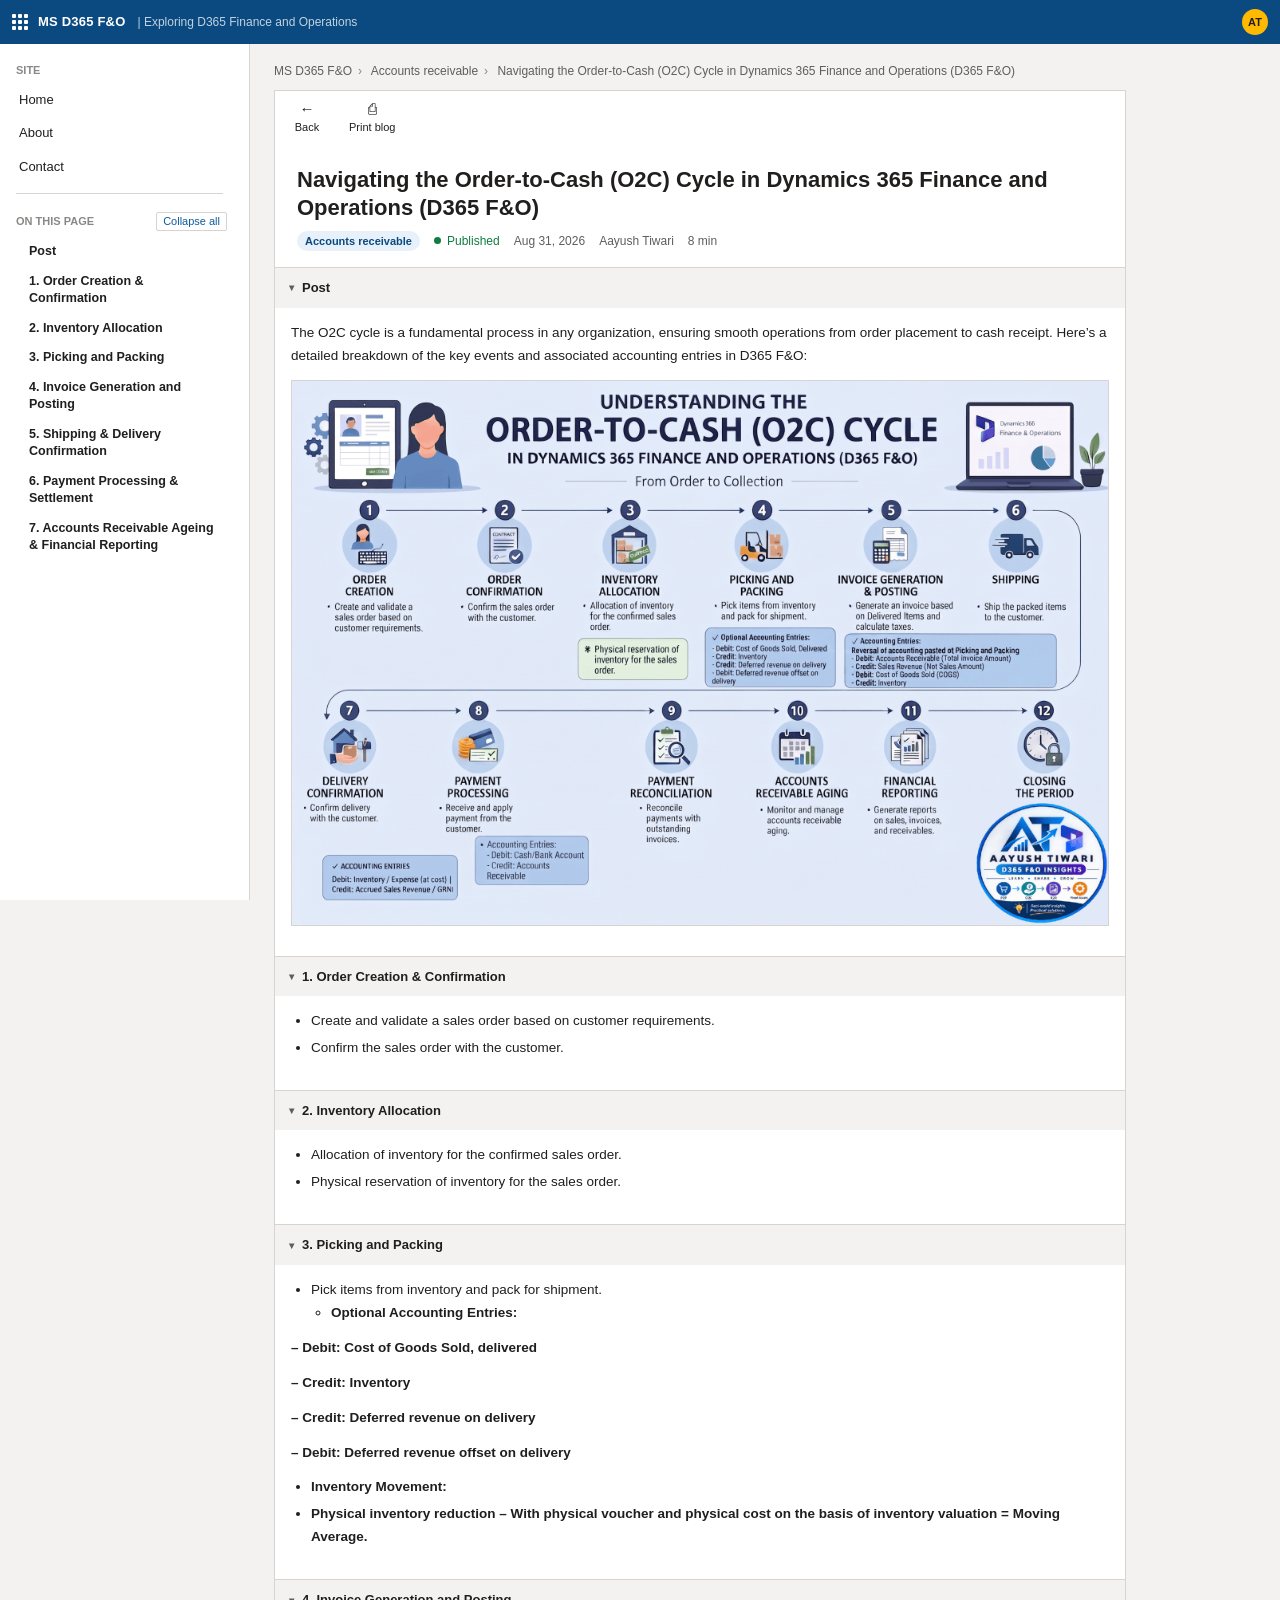
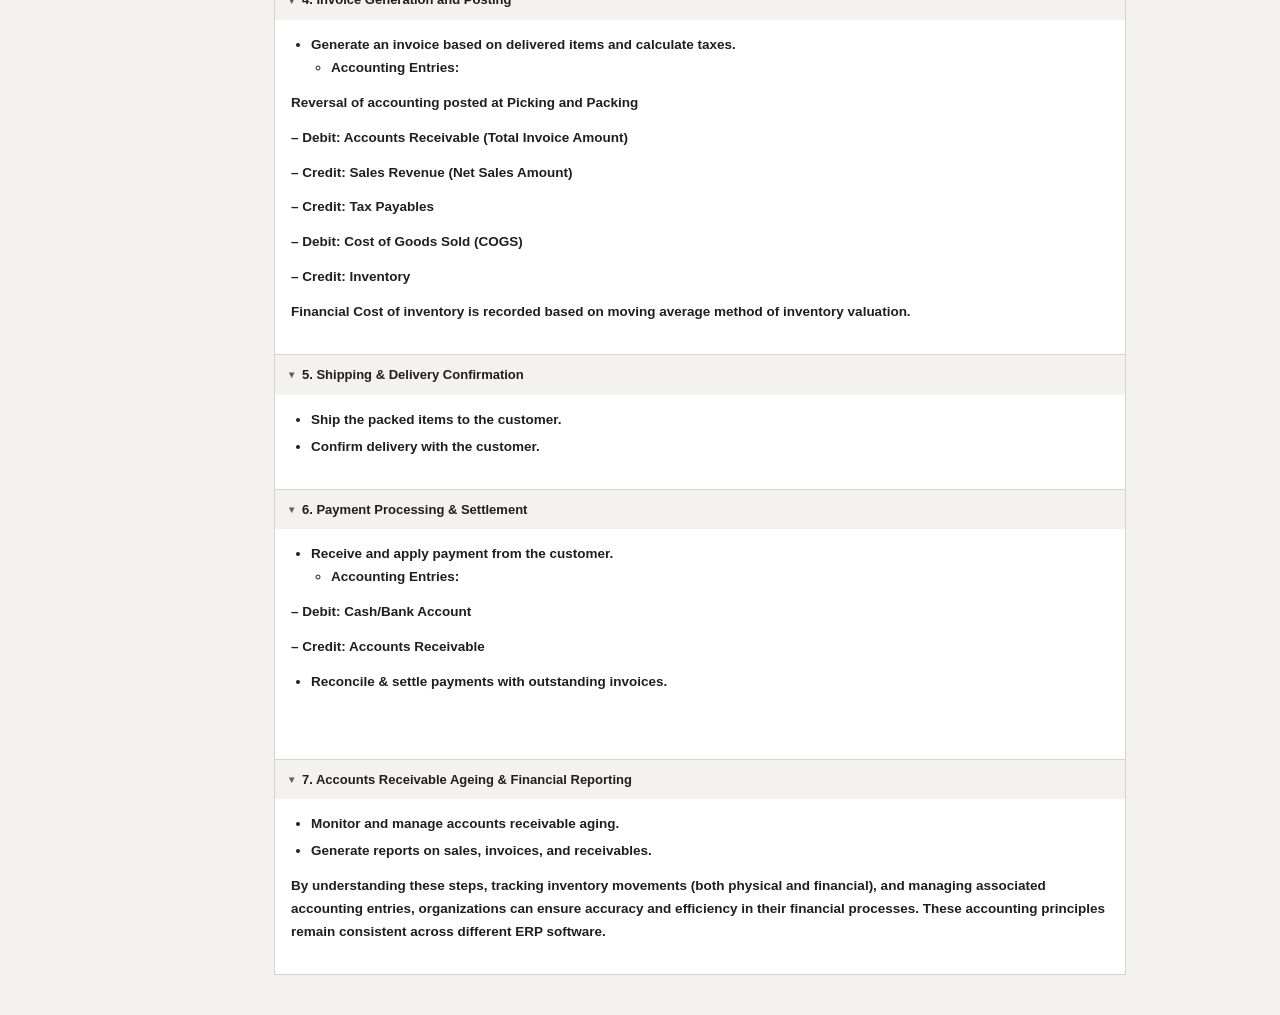
<file: posts/order-to-cash.html>
<!DOCTYPE html>
<html lang="en">
<head>
<meta charset="UTF-8">
<meta name="viewport" content="width=device-width, initial-scale=1.0">
<title>Navigating the Order-to-Cash (O2C) Cycle in Dynamics 365 Finance and Operations (D365 F&amp;O) — MS D365 F&O</title>
<meta name="description" content="Order creation through picking, invoicing, and payment reconciliation, plus the accounting entries at each stage.">
<meta property="og:type" content="article">
<meta property="og:site_name" content="MS D365 F&amp;O">
<meta property="og:title" content="Navigating the Order-to-Cash (O2C) Cycle">
<meta property="og:description" content="Order creation through picking, invoicing, and payment reconciliation, plus the accounting entries at each stage.">
<meta property="og:url" content="https://aayushdynamics.github.io/MSD365FO/posts/order-to-cash.html">
<meta property="og:image" content="https://aayushdynamics.github.io/MSD365FO/images/navigating-the-order-to-cash-o2c-cycle-in-dynamics-365-finance-and-operations-d365-f-o/image1.png">
<meta name="twitter:card" content="summary_large_image">
<link rel="icon" type="image/svg+xml" href="../favicon.svg">
<link rel="stylesheet" href="../style.css">
</head>
<body>

  <div class="app-bar">
    <a class="site-title-link" href="../index.html">
      <div class="grid-icon"><span></span><span></span><span></span><span></span><span></span><span></span><span></span><span></span><span></span></div>
      <span class="site-title">MS D365 F&O</span>
      <span class="site-sub">| Exploring D365 Finance and Operations</span>
    </a>
    <div class="spacer"></div>
    <div class="avatar">AT</div>
  </div>

  <div class="shell">
    <div class="nav-pane">
      <div class="nav-section-label">SITE</div>
      <a class="nav-item" href="../index.html">Home</a>
      <a class="nav-item" href="../about.html">About</a>
      <a class="nav-item" href="../contact.html">Contact</a>
      <div class="nav-divider"></div>
      <div class="nav-section-header">
        <span class="nav-section-label">ON THIS PAGE</span>
        <button type="button" class="collapse-all-btn" id="collapseAllNavBtn">Collapse all</button>
      </div>
      <div class="post-toc" id="postToc">
<div class="toc-h1-row"><span class="toc-chevron" style="visibility:hidden;">▾</span><a class="toc-item toc-level-1" href="#post" data-tab-index="0">Post</a></div><div class="toc-h1-row"><span class="toc-chevron" style="visibility:hidden;">▾</span><a class="toc-item toc-level-1" href="#1-order-creation-confirmation" data-tab-index="1">1. Order Creation &amp; Confirmation</a></div><div class="toc-h1-row"><span class="toc-chevron" style="visibility:hidden;">▾</span><a class="toc-item toc-level-1" href="#2-inventory-allocation" data-tab-index="2">2. Inventory Allocation</a></div><div class="toc-h1-row"><span class="toc-chevron" style="visibility:hidden;">▾</span><a class="toc-item toc-level-1" href="#3-picking-and-packing" data-tab-index="3">3. Picking and Packing</a></div><div class="toc-h1-row"><span class="toc-chevron" style="visibility:hidden;">▾</span><a class="toc-item toc-level-1" href="#4-invoice-generation-and-posting" data-tab-index="4">4. Invoice Generation and Posting</a></div><div class="toc-h1-row"><span class="toc-chevron" style="visibility:hidden;">▾</span><a class="toc-item toc-level-1" href="#5-shipping-delivery-confirmation" data-tab-index="5">5. Shipping &amp; Delivery Confirmation</a></div><div class="toc-h1-row"><span class="toc-chevron" style="visibility:hidden;">▾</span><a class="toc-item toc-level-1" href="#6-payment-processing-settlement" data-tab-index="6">6. Payment Processing &amp; Settlement</a></div><div class="toc-h1-row"><span class="toc-chevron" style="visibility:hidden;">▾</span><a class="toc-item toc-level-1" href="#7-accounts-receivable-ageing-financial-reporting" data-tab-index="7">7. Accounts Receivable Ageing &amp; Financial Reporting</a></div>
      </div>
    </div>

    <div class="main narrow">
      <div class="breadcrumb">
        <a href="../index.html">MS D365 F&O</a><span class="sep">›</span>
        <a href="../index.html">Accounts receivable</a><span class="sep">›</span>
        Navigating the Order-to-Cash (O2C) Cycle in Dynamics 365 Finance and Operations (D365 F&amp;O)
      </div>

      <div class="command-bar">
        <a class="cmd-btn" href="../index.html" style="text-decoration:none;"><span class="cmd-icon">←</span><span class="cmd-label">Back</span></a>
      </div>

      <div class="post-header">
        <h1 class="post-title">Navigating the Order-to-Cash (O2C) Cycle in Dynamics 365 Finance and Operations (D365 F&amp;O)</h1>
        <div class="post-meta">
          <span class="badge">Accounts receivable</span>
          <span class="status-dot">Published</span>
          <span>Aug 31, 2026</span>
          <span>Aayush Tiwari</span>
          <span>8 min</span>
        </div>
      </div>

      <div class="fasttabs attached">
        <div class="fasttab" id="post">
          <div class="fasttab-header"><span class="chevron">▾</span>Post</div>
          <div class="fasttab-body">
            <p>The O2C cycle is a fundamental process in any organization, ensuring smooth operations from order placement to cash receipt. Here’s a detailed breakdown of the key events and associated accounting entries in D365 F&amp;O:</p><p><img alt="O2C Flow" src="../images/navigating-the-order-to-cash-o2c-cycle-in-dynamics-365-finance-and-operations-d365-f-o/image1.png" loading="lazy" decoding="async"></p>
          </div>
        </div>
        <div class="fasttab" id="1-order-creation-confirmation">
          <div class="fasttab-header"><span class="chevron">▾</span>1. Order Creation &amp; Confirmation</div>
          <div class="fasttab-body">
            <ul><li>Create and validate a sales order based on customer requirements.</li><li>Confirm the sales order with the customer.</li></ul>
          </div>
        </div>
        <div class="fasttab" id="2-inventory-allocation">
          <div class="fasttab-header"><span class="chevron">▾</span>2. Inventory Allocation</div>
          <div class="fasttab-body">
            <ul><li>Allocation of inventory for the confirmed sales order.</li><li>Physical reservation of inventory for the sales order.</li></ul>
          </div>
        </div>
        <div class="fasttab" id="3-picking-and-packing">
          <div class="fasttab-header"><span class="chevron">▾</span>3. Picking and Packing</div>
          <div class="fasttab-body">
            <ul><li>Pick items from inventory and pack for shipment.<ul><li><strong>Optional Accounting Entries: <strong></li></ul></li></ul><p>– Debit: Cost of Goods Sold, delivered</p><p>– Credit: Inventory</p><p>– Credit: Deferred revenue on delivery</p><p>– Debit: Deferred revenue offset on delivery</p><ul><li>Inventory Movement:</li><li>Physical inventory reduction – With physical voucher and physical cost on the basis of inventory valuation = Moving Average.</li></ul>
          </div>
        </div>
        <div class="fasttab" id="4-invoice-generation-and-posting">
          <div class="fasttab-header"><span class="chevron">▾</span>4. Invoice Generation and Posting</div>
          <div class="fasttab-body">
            <ul><li>Generate an invoice based on delivered items and calculate taxes.<ul><li><strong>Accounting Entries: </strong></li></ul></li></ul><p>Reversal of accounting posted at Picking and Packing</p><p>– Debit: Accounts Receivable (Total Invoice Amount)</p><p>– Credit: Sales Revenue (Net Sales Amount)</p><p>– Credit: Tax Payables</p><p>– Debit: Cost of Goods Sold (COGS)</p><p>– Credit: Inventory</p><p>Financial Cost of inventory is recorded based on moving average method of inventory valuation.</p>
          </div>
        </div>
        <div class="fasttab" id="5-shipping-delivery-confirmation">
          <div class="fasttab-header"><span class="chevron">▾</span>5. Shipping &amp; Delivery Confirmation</div>
          <div class="fasttab-body">
            <ul><li>Ship the packed items to the customer.</li><li>Confirm delivery with the customer.</li></ul>
          </div>
        </div>
        <div class="fasttab" id="6-payment-processing-settlement">
          <div class="fasttab-header"><span class="chevron">▾</span>6. Payment Processing &amp; Settlement</div>
          <div class="fasttab-body">
            <ul><li>Receive and apply payment from the customer.<ul><li><strong>Accounting Entries: <strong></li></ul></li></ul><p>– Debit: Cash/Bank Account</p><p>– Credit: Accounts Receivable</p><ul><li>Reconcile &amp; settle payments with outstanding invoices.</li></ul><p><br></p>
          </div>
        </div>
        <div class="fasttab" id="7-accounts-receivable-ageing-financial-reporting">
          <div class="fasttab-header"><span class="chevron">▾</span>7. Accounts Receivable Ageing &amp; Financial Reporting</div>
          <div class="fasttab-body">
            <ul><li>Monitor and manage accounts receivable aging.</li><li>Generate reports on sales, invoices, and receivables.</li></ul><p>By understanding these steps, tracking inventory movements (both physical and financial), and managing associated accounting entries, organizations can ensure accuracy and efficiency in their financial processes. These accounting principles remain consistent across different ERP software.</p>
          </div>
        </div>
      </div>
    </div>
  </div>

<script src="../script.js"></script>
</body>
</html>
</file>
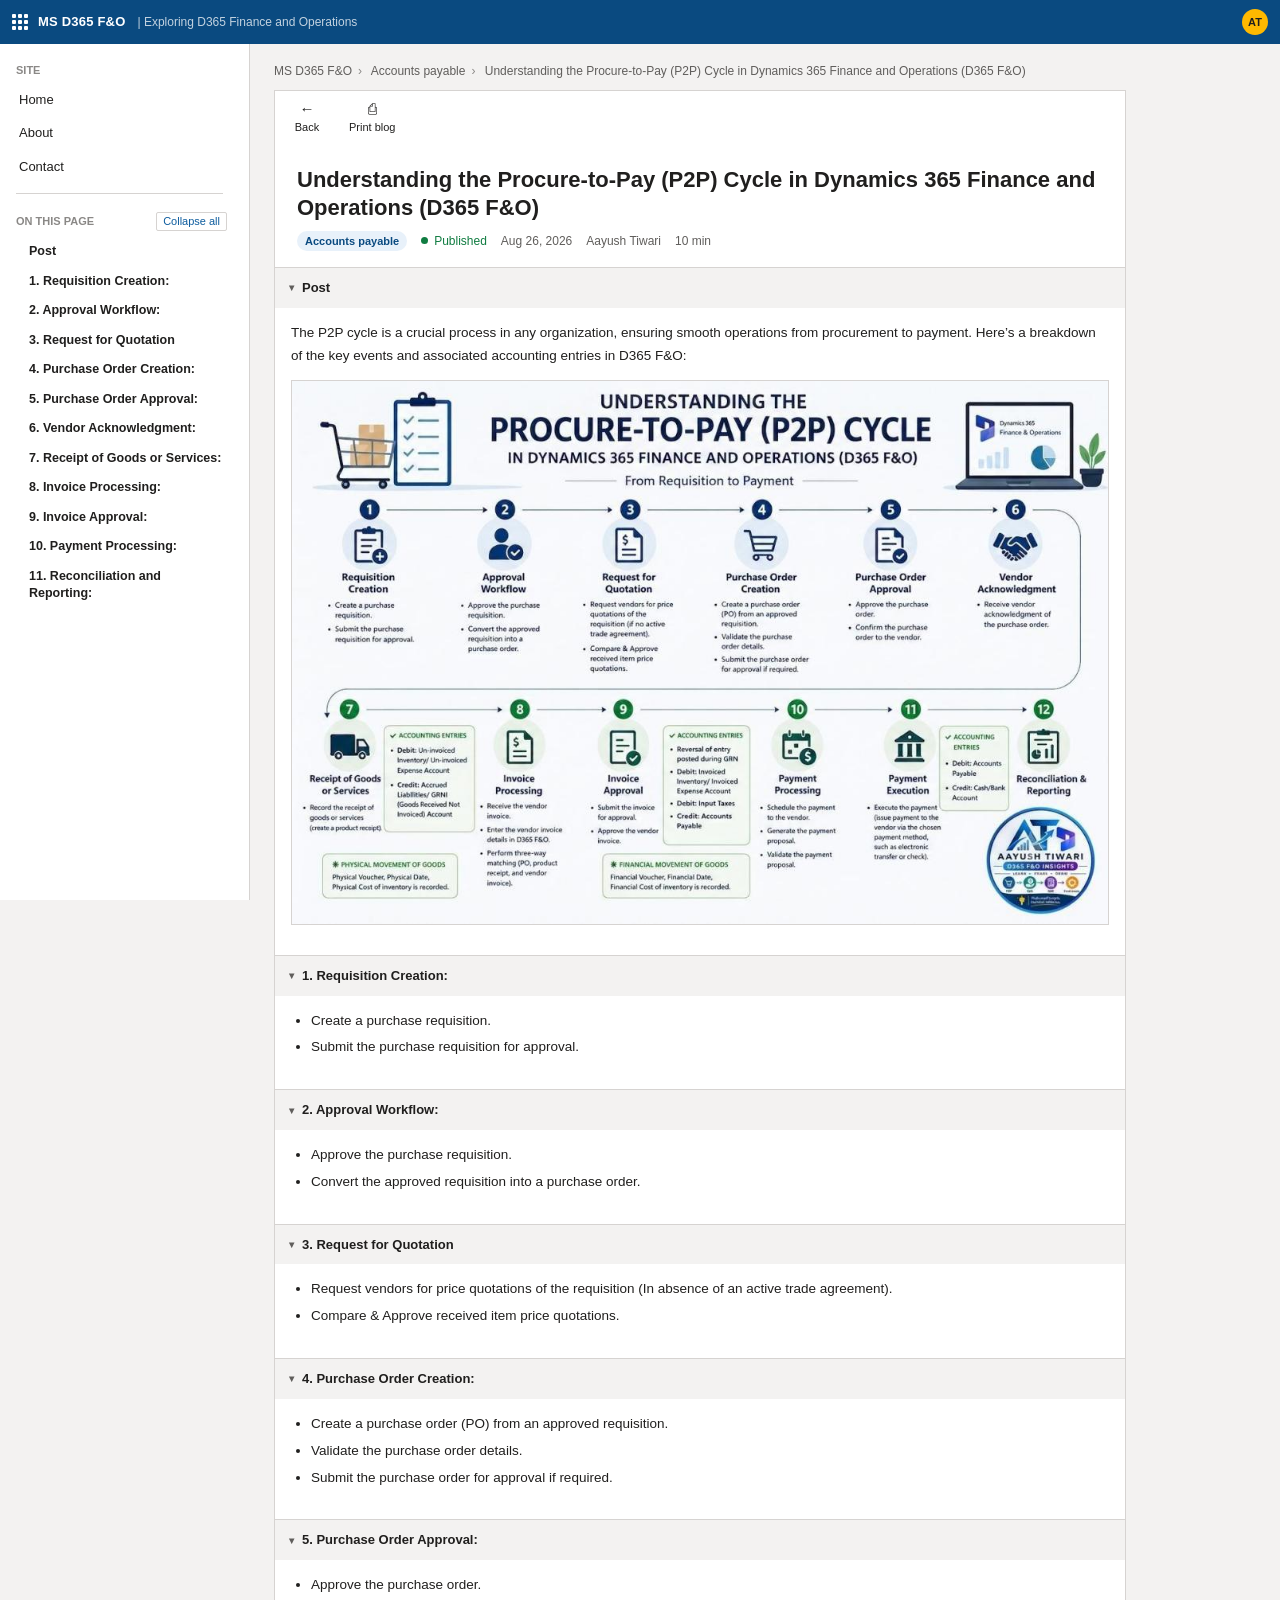
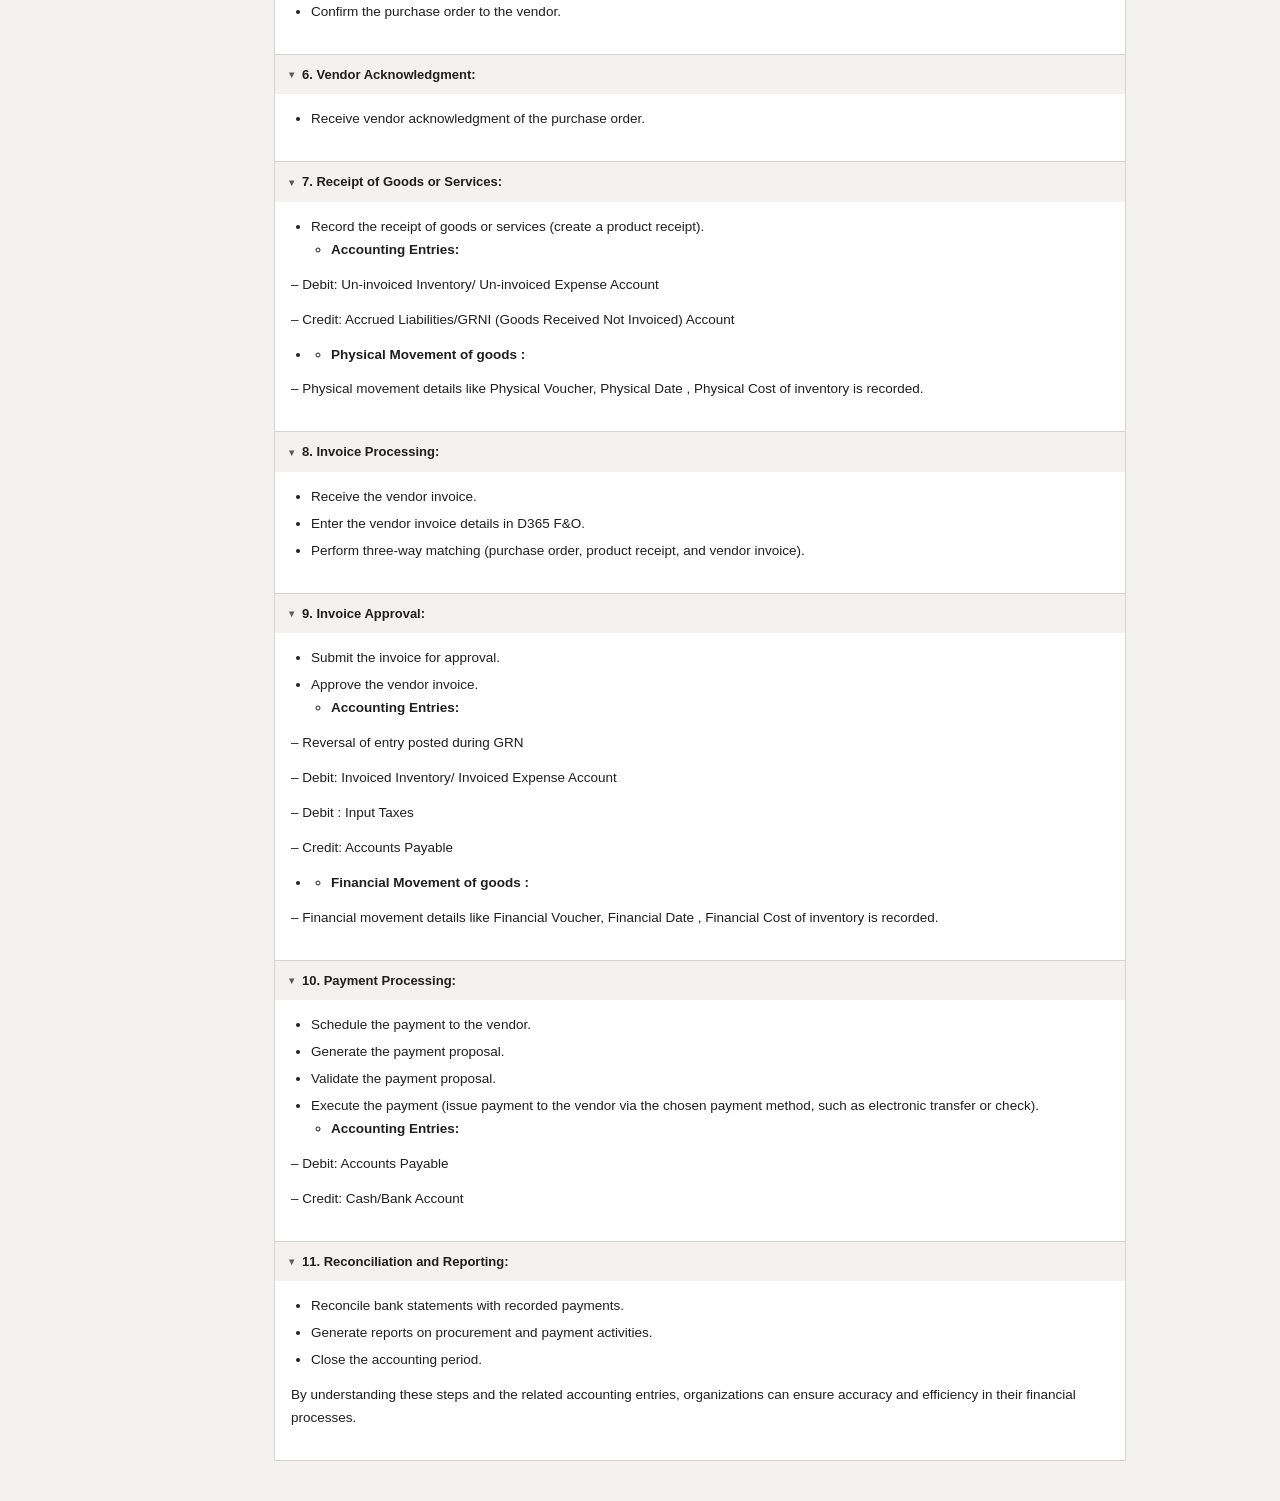
<file: posts/procure-to-pay.html>
<!DOCTYPE html>
<html lang="en">
<head>
<meta charset="UTF-8">
<meta name="viewport" content="width=device-width, initial-scale=1.0">
<title>Understanding the Procure-to-Pay (P2P) Cycle in Dynamics 365 Finance and Operations (D365 F&amp;O) — MS D365 F&O</title>
<meta name="description" content="From requisition to payment execution, the full P2P journey, including three-way matching and GRNI accounting.">
<meta property="og:type" content="article">
<meta property="og:site_name" content="MS D365 F&amp;O">
<meta property="og:title" content="Understanding the Procure-to-Pay (P2P) Cycle">
<meta property="og:description" content="From requisition to payment execution, the full P2P journey, including three-way matching and GRNI accounting.">
<meta property="og:url" content="https://aayushdynamics.github.io/MSD365FO/posts/procure-to-pay.html">
<meta property="og:image" content="https://aayushdynamics.github.io/MSD365FO/images/understanding-the-procure-to-pay-p2p-cycle-in-dynamics-365-finance-and-operations-d365-f-o/image1.jpeg">
<meta name="twitter:card" content="summary_large_image">
<link rel="icon" type="image/svg+xml" href="../favicon.svg">
<link rel="stylesheet" href="../style.css">
</head>
<body>

  <div class="app-bar">
    <a class="site-title-link" href="../index.html">
      <div class="grid-icon"><span></span><span></span><span></span><span></span><span></span><span></span><span></span><span></span><span></span></div>
      <span class="site-title">MS D365 F&O</span>
      <span class="site-sub">| Exploring D365 Finance and Operations</span>
    </a>
    <div class="spacer"></div>
    <div class="avatar">AT</div>
  </div>

  <div class="shell">
    <div class="nav-pane">
      <div class="nav-section-label">SITE</div>
      <a class="nav-item" href="../index.html">Home</a>
      <a class="nav-item" href="../about.html">About</a>
      <a class="nav-item" href="../contact.html">Contact</a>
      <div class="nav-divider"></div><div class="nav-section-header">
        <span class="nav-section-label">ON THIS PAGE</span>
        <button type="button" class="collapse-all-btn" id="collapseAllNavBtn">Collapse all</button>
      </div>
      <div class="post-toc" id="postToc">
<div class="toc-h1-row"><span class="toc-chevron" style="visibility:hidden;">▾</span><a class="toc-item toc-level-1" href="#post" data-tab-index="0">Post</a></div><div class="toc-h1-row"><span class="toc-chevron" style="visibility:hidden;">▾</span><a class="toc-item toc-level-1" href="#1-requisition-creation" data-tab-index="1">1. Requisition Creation:</a></div><div class="toc-h1-row"><span class="toc-chevron" style="visibility:hidden;">▾</span><a class="toc-item toc-level-1" href="#2-approval-workflow" data-tab-index="2">2. Approval Workflow:</a></div><div class="toc-h1-row"><span class="toc-chevron" style="visibility:hidden;">▾</span><a class="toc-item toc-level-1" href="#3-request-for-quotation" data-tab-index="3">3. Request for Quotation</a></div><div class="toc-h1-row"><span class="toc-chevron" style="visibility:hidden;">▾</span><a class="toc-item toc-level-1" href="#4-purchase-order-creation" data-tab-index="4">4. Purchase Order Creation:</a></div><div class="toc-h1-row"><span class="toc-chevron" style="visibility:hidden;">▾</span><a class="toc-item toc-level-1" href="#5-purchase-order-approval" data-tab-index="5">5. Purchase Order Approval:</a></div><div class="toc-h1-row"><span class="toc-chevron" style="visibility:hidden;">▾</span><a class="toc-item toc-level-1" href="#6-vendor-acknowledgment" data-tab-index="6">6. Vendor Acknowledgment:</a></div><div class="toc-h1-row"><span class="toc-chevron" style="visibility:hidden;">▾</span><a class="toc-item toc-level-1" href="#7-receipt-of-goods-or-services" data-tab-index="7">7. Receipt of Goods or Services:</a></div><div class="toc-h1-row"><span class="toc-chevron" style="visibility:hidden;">▾</span><a class="toc-item toc-level-1" href="#8-invoice-processing" data-tab-index="8">8. Invoice Processing:</a></div><div class="toc-h1-row"><span class="toc-chevron" style="visibility:hidden;">▾</span><a class="toc-item toc-level-1" href="#9-invoice-approval" data-tab-index="9">9. Invoice Approval:</a></div><div class="toc-h1-row"><span class="toc-chevron" style="visibility:hidden;">▾</span><a class="toc-item toc-level-1" href="#10-payment-processing" data-tab-index="10">10. Payment Processing:</a></div><div class="toc-h1-row"><span class="toc-chevron" style="visibility:hidden;">▾</span><a class="toc-item toc-level-1" href="#11-reconciliation-and-reporting" data-tab-index="11">11. Reconciliation and Reporting:</a></div>
      </div>
    </div>

    <div class="main narrow">
      <div class="breadcrumb">
        <a href="../index.html">MS D365 F&O</a><span class="sep">›</span>
        <a href="../index.html">Accounts payable</a><span class="sep">›</span>
        Understanding the Procure-to-Pay (P2P) Cycle in Dynamics 365 Finance and Operations (D365 F&amp;O)
      </div>

      <div class="command-bar">
        <a class="cmd-btn" href="../index.html" style="text-decoration:none;"><span class="cmd-icon">←</span><span class="cmd-label">Back</span></a>
      </div>

      <div class="post-header">
        <h1 class="post-title">Understanding the Procure-to-Pay (P2P) Cycle in Dynamics 365 Finance and Operations (D365 F&amp;O)</h1>
        <div class="post-meta">
          <span class="badge">Accounts payable</span>
          <span class="status-dot">Published</span>
          <span>Aug 26, 2026</span>
          <span>Aayush Tiwari</span>
          <span>10 min</span>
        </div>
      </div>

      <div class="fasttabs attached">
        <div class="fasttab" id="post">
          <div class="fasttab-header"><span class="chevron">▾</span>Post</div>
          <div class="fasttab-body">
            <p>The P2P cycle is a crucial process in any organization, ensuring smooth operations from procurement to payment. Here’s a breakdown of the key events and associated accounting entries in D365 F&amp;O:</p><p><img alt="P2P Flow" src="../images/understanding-the-procure-to-pay-p2p-cycle-in-dynamics-365-finance-and-operations-d365-f-o/image1.jpeg" loading="lazy" decoding="async"></p>
          </div>
        </div>
        <div class="fasttab" id="1-requisition-creation">
          <div class="fasttab-header"><span class="chevron">▾</span>1. Requisition Creation:</div>
          <div class="fasttab-body">
            <ul><li>Create a purchase requisition.</li><li>Submit the purchase requisition for approval.</li></ul>
          </div>
        </div>
        <div class="fasttab" id="2-approval-workflow">
          <div class="fasttab-header"><span class="chevron">▾</span>2. Approval Workflow:</div>
          <div class="fasttab-body">
            <ul><li>Approve the purchase requisition.</li><li>Convert the approved requisition into a purchase order.</li></ul>
          </div>
        </div>
        <div class="fasttab" id="3-request-for-quotation">
          <div class="fasttab-header"><span class="chevron">▾</span>3. Request for Quotation</div>
          <div class="fasttab-body">
            <ul><li>Request vendors for price quotations of the requisition (In absence of an active trade agreement).</li><li>Compare &amp; Approve received item price quotations.</li></ul>
          </div>
        </div>
        <div class="fasttab" id="4-purchase-order-creation">
          <div class="fasttab-header"><span class="chevron">▾</span>4. Purchase Order Creation:</div>
          <div class="fasttab-body">
            <ul><li>Create a purchase order (PO) from an approved requisition.</li><li>Validate the purchase order details.</li><li>Submit the purchase order for approval if required.</li></ul>
          </div>
        </div>
        <div class="fasttab" id="5-purchase-order-approval">
          <div class="fasttab-header"><span class="chevron">▾</span>5. Purchase Order Approval:</div>
          <div class="fasttab-body">
            <ul><li>Approve the purchase order.</li><li>Confirm the purchase order to the vendor.</li></ul>
          </div>
        </div>
        <div class="fasttab" id="6-vendor-acknowledgment">
          <div class="fasttab-header"><span class="chevron">▾</span>6. Vendor Acknowledgment:</div>
          <div class="fasttab-body">
            <ul><li>Receive vendor acknowledgment of the purchase order.</li></ul>
          </div>
        </div>
        <div class="fasttab" id="7-receipt-of-goods-or-services">
          <div class="fasttab-header"><span class="chevron">▾</span>7. Receipt of Goods or Services:</div>
          <div class="fasttab-body">
            <ul><li>Record the receipt of goods or services (create a product receipt).<ul><li><strong>Accounting Entries:</strong></li></ul></li></ul><p>– Debit: Un-invoiced Inventory/ Un-invoiced Expense Account</p><p>– Credit: Accrued Liabilities/GRNI (Goods Received Not Invoiced) Account</p><ul><li><ul><li><strong>Physical Movement of goods :</strong></li></ul></li></ul><p>– Physical movement details like Physical Voucher, Physical Date , Physical Cost of inventory is recorded.</p>
          </div>
        </div>
        <div class="fasttab" id="8-invoice-processing">
          <div class="fasttab-header"><span class="chevron">▾</span>8. Invoice Processing:</div>
          <div class="fasttab-body">
            <ul><li>Receive the vendor invoice.</li><li>Enter the vendor invoice details in D365 F&amp;O.</li><li>Perform three-way matching (purchase order, product receipt, and vendor invoice).</li></ul>
          </div>
        </div>
        <div class="fasttab" id="9-invoice-approval">
          <div class="fasttab-header"><span class="chevron">▾</span>9. Invoice Approval:</div>
          <div class="fasttab-body">
            <ul><li>Submit the invoice for approval.</li><li>Approve the vendor invoice.<ul><li><strong>Accounting Entries:</strong></li></ul></li></ul><p>– Reversal of entry posted during GRN</p><p>– Debit: Invoiced Inventory/ Invoiced Expense Account</p><p>– Debit : Input Taxes</p><p>– Credit: Accounts Payable</p><ul><li><ul><li><strong>Financial Movement of goods :</strong></li></ul></li></ul><p>– Financial movement details like Financial Voucher, Financial Date , Financial Cost of inventory is recorded.</p>
          </div>
        </div>
        <div class="fasttab" id="10-payment-processing">
          <div class="fasttab-header"><span class="chevron">▾</span>10. Payment Processing:</div>
          <div class="fasttab-body">
            <ul><li>Schedule the payment to the vendor.</li><li>Generate the payment proposal.</li><li>Validate the payment proposal.</li><li>Execute the payment (issue payment to the vendor via the chosen payment method, such as electronic transfer or check).<ul><li><strong>Accounting Entries:</strong></li></ul></li></ul><p>– Debit: Accounts Payable</p><p>– Credit: Cash/Bank Account</p>
          </div>
        </div>
        <div class="fasttab" id="11-reconciliation-and-reporting">
          <div class="fasttab-header"><span class="chevron">▾</span>11. Reconciliation and Reporting:</div>
          <div class="fasttab-body">
            <ul><li>Reconcile bank statements with recorded payments.</li><li>Generate reports on procurement and payment activities.</li><li>Close the accounting period.<br></li></ul><p>By understanding these steps and the related accounting entries, organizations can ensure accuracy and efficiency in their financial processes.</p>
          </div>
        </div>
      </div>
    </div>
  </div>

<script src="../script.js"></script>
</body>
</html>
</file>
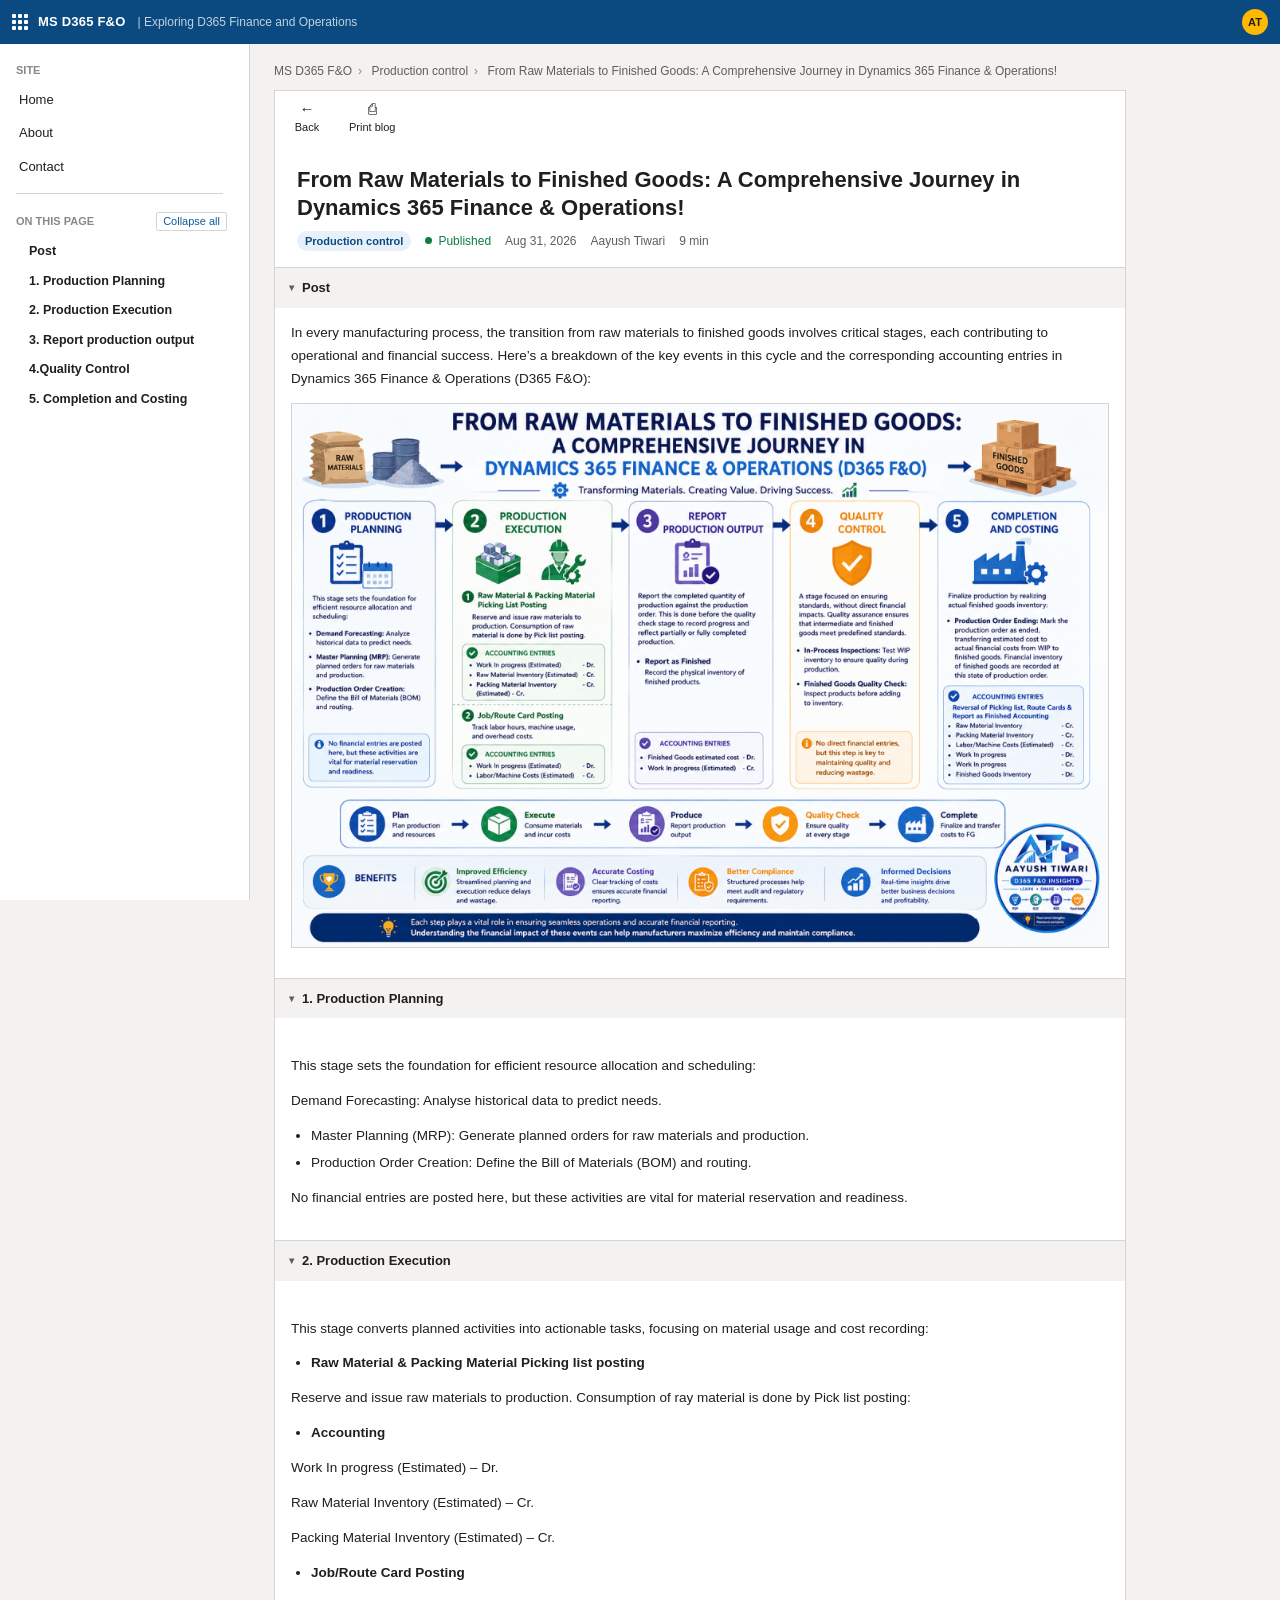
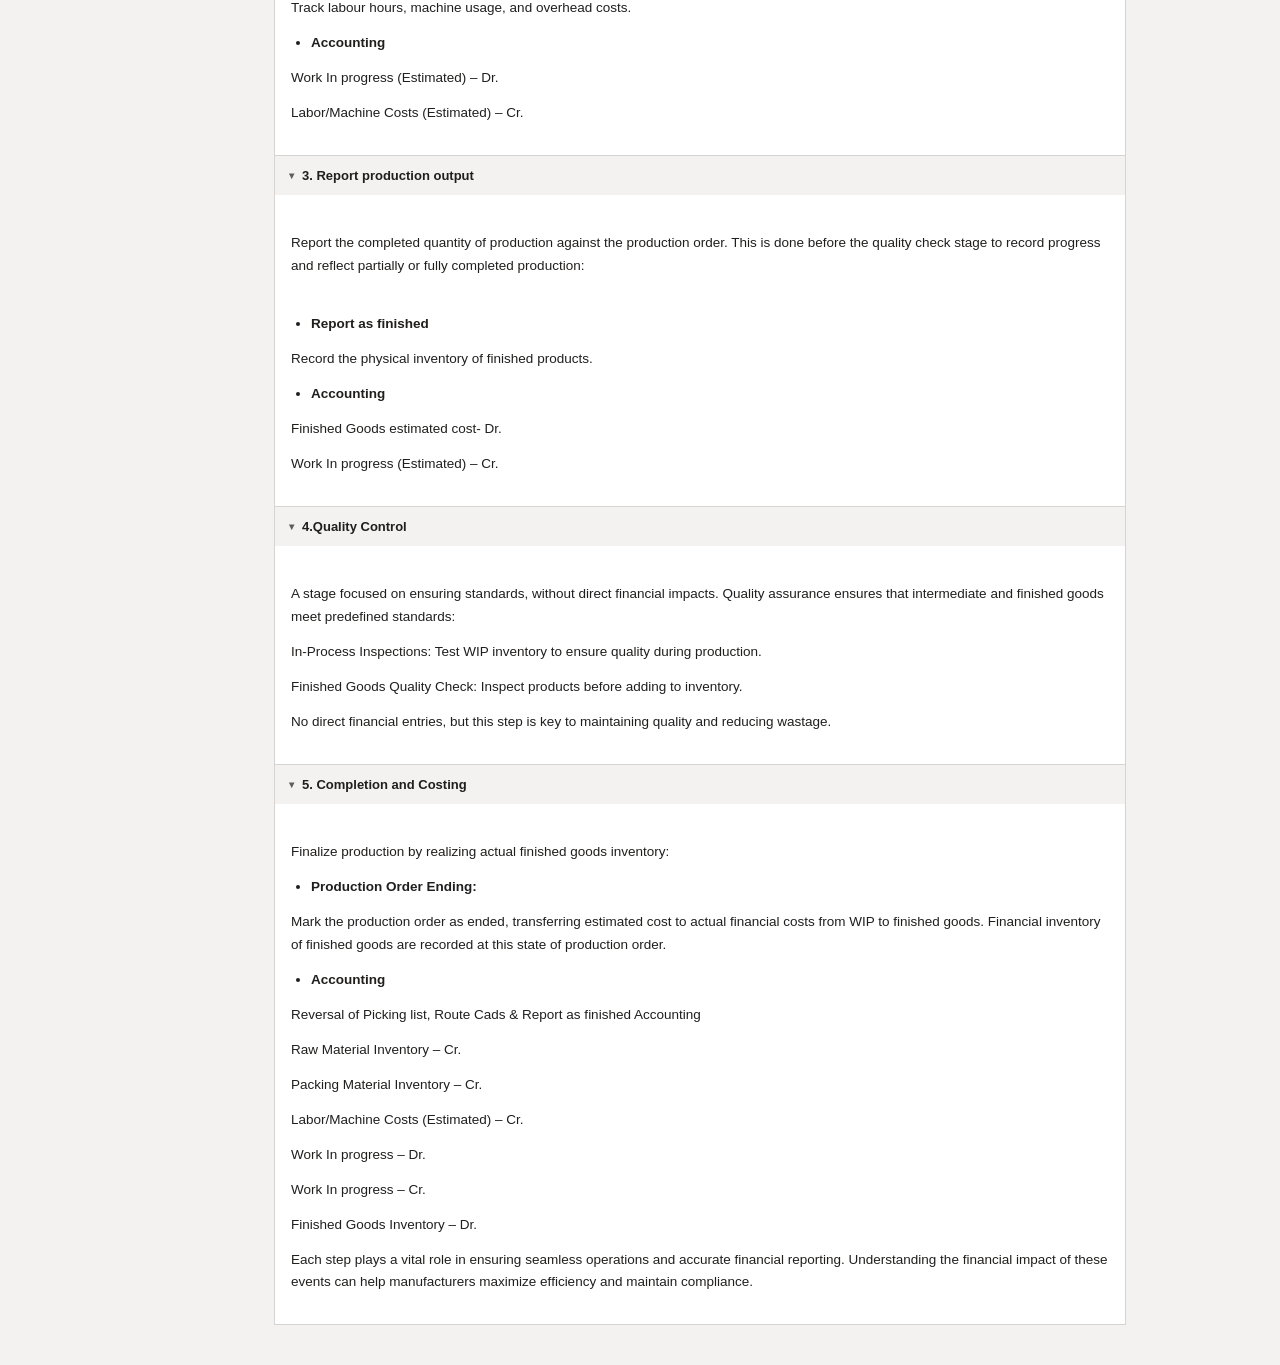
<file: posts/rm-to-fg.html>
<!DOCTYPE html>
<html lang="en">
<head>
<meta charset="UTF-8">
<meta name="viewport" content="width=device-width, initial-scale=1.0">
<title>From Raw Materials to Finished Goods: A Comprehensive Journey in Dynamics 365 Finance &amp; Operations! — MS D365 F&O</title>
<meta name="description" content="Production planning, execution, and costing, with the accounting entries at each step of the RM-to-FG cycle.">
<meta property="og:type" content="article">
<meta property="og:site_name" content="MS D365 F&amp;O">
<meta property="og:title" content="From Raw Materials to Finished Goods: A Comprehensive Journey">
<meta property="og:description" content="Production planning, execution, and costing, with the accounting entries at each step of the RM-to-FG cycle.">
<meta property="og:url" content="https://aayushdynamics.github.io/MSD365FO/posts/rm-to-fg.html">
<meta property="og:image" content="https://aayushdynamics.github.io/MSD365FO/images/RM TO FG/image1.png">
<meta name="twitter:card" content="summary_large_image">
<link rel="icon" type="image/svg+xml" href="../favicon.svg">
<link rel="stylesheet" href="../style.css">
</head>
<body>

  <div class="app-bar">
    <a class="site-title-link" href="../index.html">
      <div class="grid-icon"><span></span><span></span><span></span><span></span><span></span><span></span><span></span><span></span><span></span></div>
      <span class="site-title">MS D365 F&O</span>
      <span class="site-sub">| Exploring D365 Finance and Operations</span>
    </a>
    <div class="spacer"></div>
    <div class="avatar">AT</div>
  </div>

  <div class="shell">
    <div class="nav-pane">
      <div class="nav-section-label">SITE</div>
      <a class="nav-item" href="../index.html">Home</a>
      <a class="nav-item" href="../about.html">About</a>
      <a class="nav-item" href="../contact.html">Contact</a>
      <div class="nav-divider"></div>
      <div class="nav-section-header">
        <span class="nav-section-label">ON THIS PAGE</span>
        <button type="button" class="collapse-all-btn" id="collapseAllNavBtn">Collapse all</button>
      </div>
      <div class="post-toc" id="postToc">
<div class="toc-h1-row"><span class="toc-chevron" style="visibility:hidden;">▾</span><a class="toc-item toc-level-1" href="#post" data-tab-index="0">Post</a></div><div class="toc-h1-row"><span class="toc-chevron" style="visibility:hidden;">▾</span><a class="toc-item toc-level-1" href="#1-production-planning" data-tab-index="1">1. Production Planning</a></div><div class="toc-h1-row"><span class="toc-chevron" style="visibility:hidden;">▾</span><a class="toc-item toc-level-1" href="#2-production-execution" data-tab-index="2">2. Production Execution</a></div><div class="toc-h1-row"><span class="toc-chevron" style="visibility:hidden;">▾</span><a class="toc-item toc-level-1" href="#3-report-production-output" data-tab-index="3">3. Report production output</a></div><div class="toc-h1-row"><span class="toc-chevron" style="visibility:hidden;">▾</span><a class="toc-item toc-level-1" href="#4-quality-control" data-tab-index="4">4.Quality Control</a></div><div class="toc-h1-row"><span class="toc-chevron" style="visibility:hidden;">▾</span><a class="toc-item toc-level-1" href="#5-completion-and-costing" data-tab-index="5">5. Completion and Costing</a></div>
      </div>
    </div>

    <div class="main narrow">
      <div class="breadcrumb">
        <a href="../index.html">MS D365 F&O</a><span class="sep">›</span>
        <a href="../index.html">Production control</a><span class="sep">›</span>
        From Raw Materials to Finished Goods: A Comprehensive Journey in Dynamics 365 Finance &amp; Operations!
      </div>

      <div class="command-bar">
        <a class="cmd-btn" href="../index.html" style="text-decoration:none;"><span class="cmd-icon">←</span><span class="cmd-label">Back</span></a>
      </div>

      <div class="post-header">
        <h1 class="post-title">From Raw Materials to Finished Goods: A Comprehensive Journey in Dynamics 365 Finance &amp; Operations!</h1>
        <div class="post-meta">
          <span class="badge">Production control</span>
          <span class="status-dot">Published</span>
          <span>Aug 31, 2026</span>
          <span>Aayush Tiwari</span>
          <span>9 min</span>
        </div>
      </div>

      <div class="fasttabs attached">
        <div class="fasttab" id="post">
          <div class="fasttab-header"><span class="chevron">▾</span>Post</div>
          <div class="fasttab-body">
            <p>In every manufacturing process, the transition from raw materials to finished goods involves critical stages, each contributing to operational and financial success. Here’s a breakdown of the key events in this cycle and the corresponding accounting entries in Dynamics 365 Finance &amp; Operations (D365 F&amp;O):<br></p><p><img alt="RM TO FG FLOW" src="../images/RM TO FG/image1.png" loading="lazy" decoding="async"></p>
          </div>
        </div>
        <div class="fasttab" id="1-production-planning">
          <div class="fasttab-header"><span class="chevron">▾</span>1. Production Planning</div>
          <div class="fasttab-body">
            <p><br>This stage sets the foundation for efficient resource allocation and scheduling:</p><p>Demand Forecasting: Analyse historical data to predict needs.</p><ul><li>Master Planning (MRP): Generate planned orders for raw materials and production.</li><li>Production Order Creation: Define the Bill of Materials (BOM) and routing.</li></ul><p>No financial entries are posted here, but these activities are vital for material reservation and readiness.</p>
          </div>
        </div>
        <div class="fasttab" id="2-production-execution">
          <div class="fasttab-header"><span class="chevron">▾</span>2. Production Execution</div>
          <div class="fasttab-body">
            <p><br>This stage converts planned activities into actionable tasks, focusing on material usage and cost recording:</p><ul><li><strong>Raw Material &amp; Packing Material Picking list posting</strong></li></ul><p>Reserve and issue raw materials to production. Consumption of ray material is done by Pick list posting:</p><ul><li><strong>Accounting</strong></li></ul><p>Work In progress (Estimated) – Dr.</p><p>Raw Material Inventory (Estimated) – Cr.</p><p>Packing Material Inventory (Estimated) – Cr.</p><ul><li><strong>Job/Route Card Posting</strong></li></ul><p>Track labour hours, machine usage, and overhead costs.</p><ul><li><strong>Accounting</strong></li></ul><p>Work In progress (Estimated) – Dr.</p><p>Labor/Machine Costs (Estimated) – Cr.</p>
          </div>
        </div>
        <div class="fasttab" id="3-report-production-output">
          <div class="fasttab-header"><span class="chevron">▾</span>3. Report production output</div>
          <div class="fasttab-body">
            <p><br>Report the completed quantity of production against the production order. This is done before the quality check stage to record progress and reflect partially or fully completed production:<br><br></p><ul><li><strong>Report as finished</strong></li></ul><p>Record the physical inventory of finished products.</p><ul><li><strong>Accounting</strong></li></ul><p>Finished Goods estimated cost- Dr.</p><p>Work In progress (Estimated) – Cr.</p>
          </div>
        </div>
        <div class="fasttab" id="4-quality-control">
          <div class="fasttab-header"><span class="chevron">▾</span>4.Quality Control</div>
          <div class="fasttab-body">
            <p><br>A stage focused on ensuring standards, without direct financial impacts. Quality assurance ensures that intermediate and finished goods meet predefined standards:</p><p>In-Process Inspections: Test WIP inventory to ensure quality during production.</p><p>Finished Goods Quality Check: Inspect products before adding to inventory.</p><p>No direct financial entries, but this step is key to maintaining quality and reducing wastage.</p>
          </div>
        </div>
        <div class="fasttab" id="5-completion-and-costing">
          <div class="fasttab-header"><span class="chevron">▾</span>5. Completion and Costing</div>
          <div class="fasttab-body">
            <p><br>Finalize production by realizing actual finished goods inventory:<br></p><ul><li><strong>Production Order Ending: </strong></li></ul><p>Mark the production order as ended, transferring estimated cost to actual financial costs from WIP to finished goods. Financial inventory of finished goods are recorded at this state of production order.<br></p><ul><li><strong>Accounting</strong></li></ul><p>Reversal of Picking list, Route Cads &amp; Report as finished Accounting</p><p>Raw Material Inventory – Cr.</p><p>Packing Material Inventory – Cr.</p><p>Labor/Machine Costs (Estimated) – Cr.</p><p>Work In progress – Dr.</p><p>Work In progress – Cr.</p><p>Finished Goods Inventory – Dr.</p><p>Each step plays a vital role in ensuring seamless operations and accurate financial reporting. Understanding the financial impact of these events can help manufacturers maximize efficiency and maintain compliance. </p>
          </div>
        </div>
      </div>
    </div>
  </div>

<script src="../script.js"></script>
</body>
</html>
</file>
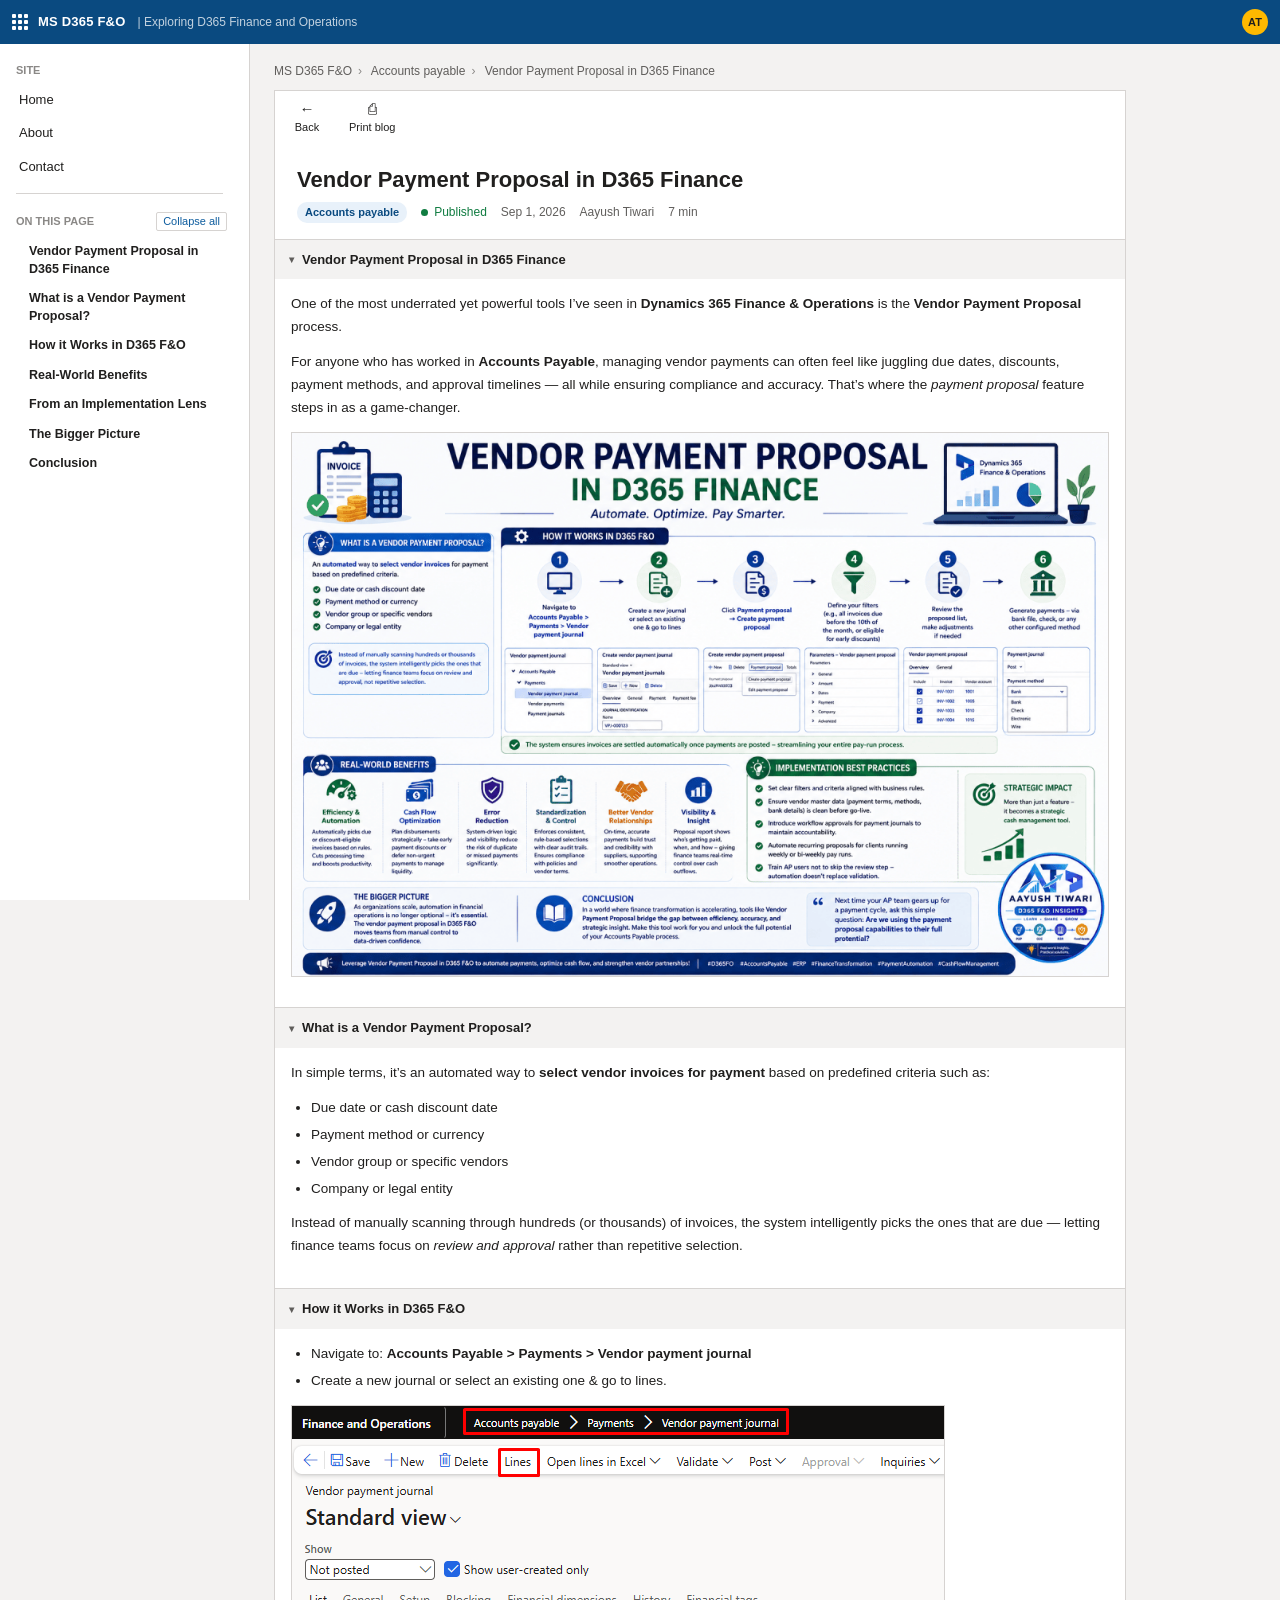
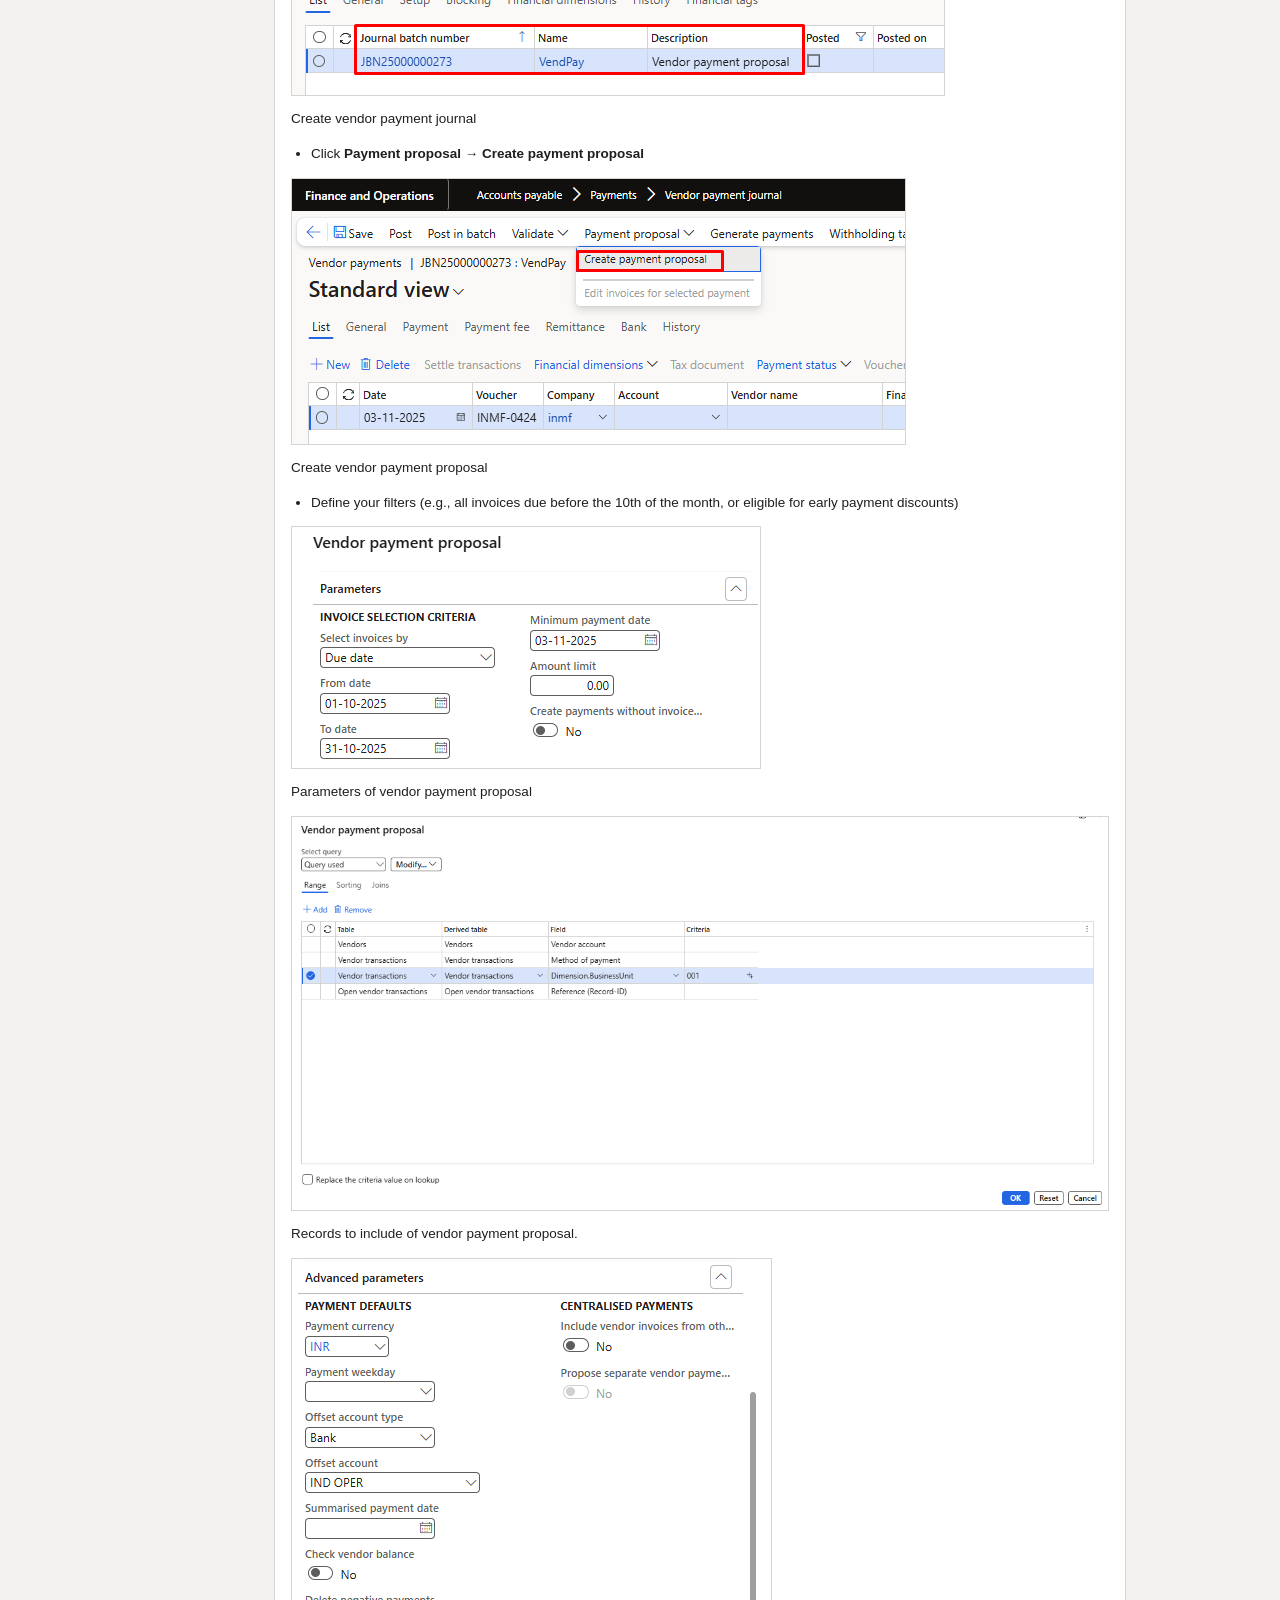
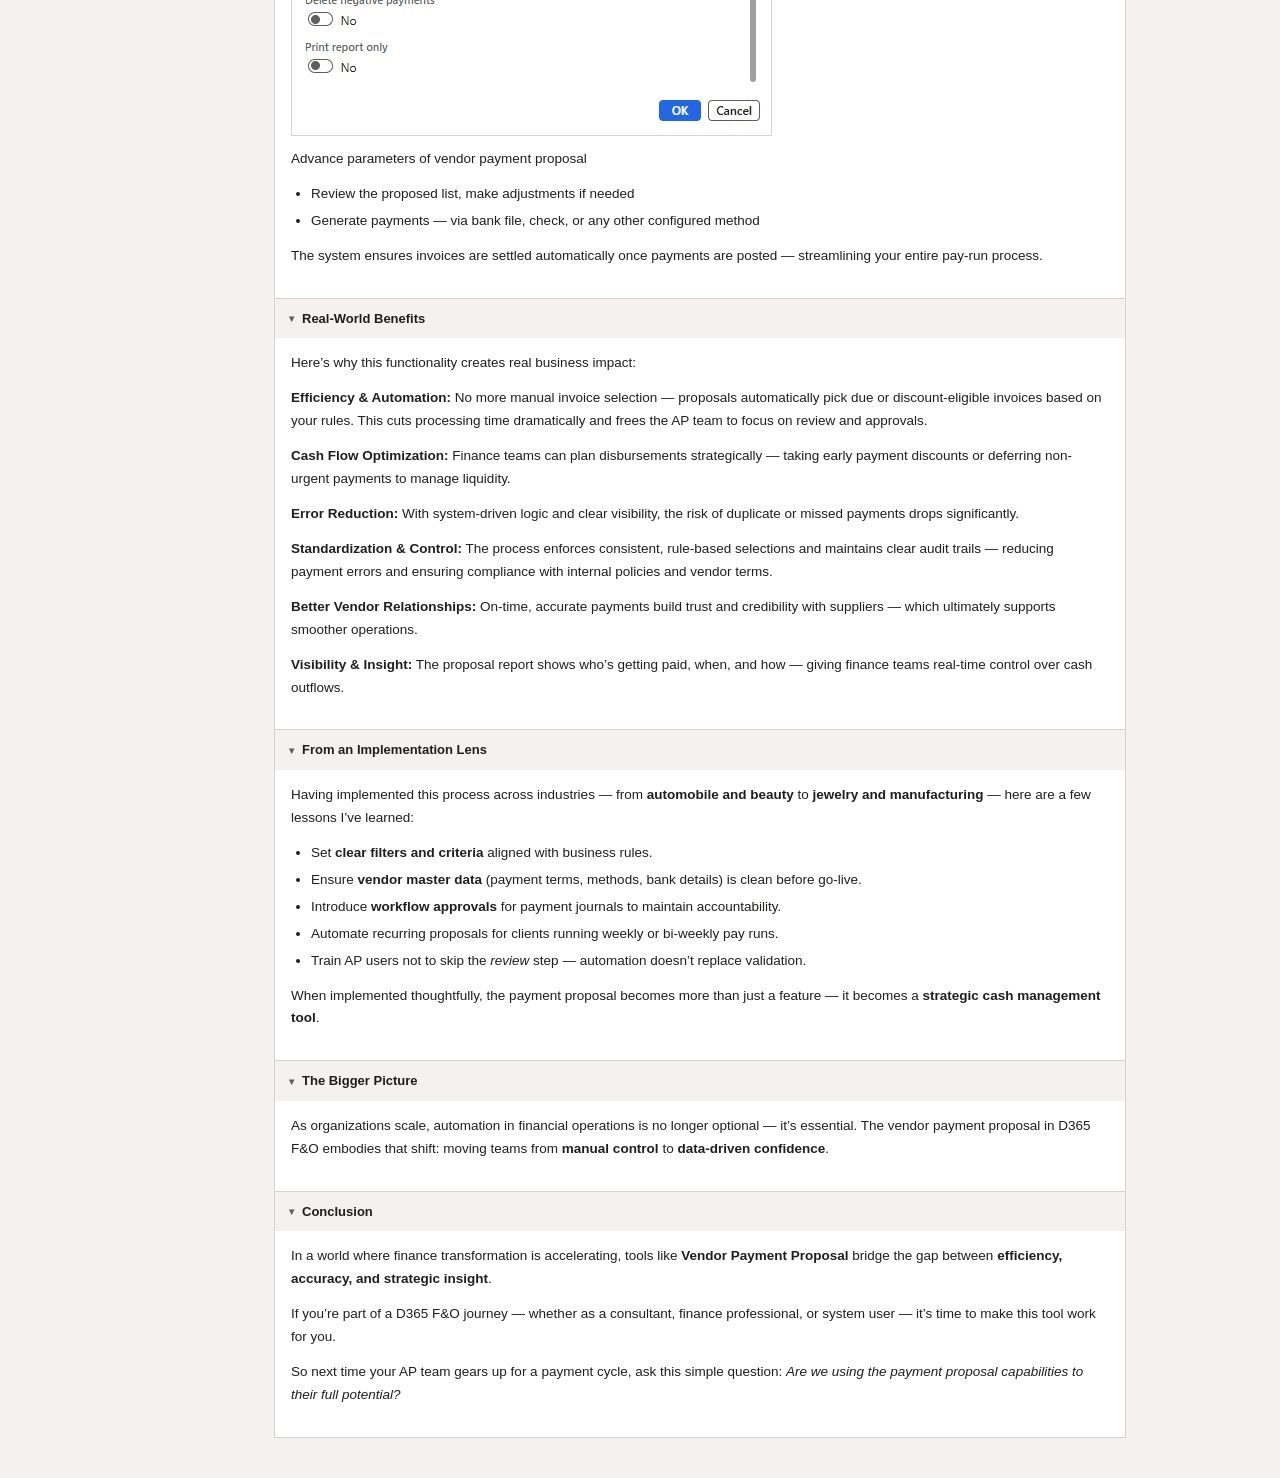
<file: posts/vendor-payment-proposal.html>
<!DOCTYPE html>
<html lang="en">
<head>
<meta charset="UTF-8">
<meta name="viewport" content="width=device-width, initial-scale=1.0">
<title>Vendor Payment Proposal in D365 Finance — MS D365 F&O</title>
<meta name="description" content="How the payment proposal process automates vendor invoice selection and cash flow planning in D365 F&amp;O.">
<meta property="og:type" content="article">
<meta property="og:site_name" content="MS D365 F&amp;O">
<meta property="og:title" content="Vendor Payment Proposal in D365 Finance">
<meta property="og:description" content="How the payment proposal process automates vendor invoice selection and cash flow planning in D365 F&amp;O.">
<meta property="og:url" content="https://aayushdynamics.github.io/MSD365FO/posts/vendor-payment-proposal.html">
<meta property="og:image" content="https://aayushdynamics.github.io/MSD365FO/images/vendor-payment-proposal-in-d365-finance/image1.png">
<meta name="twitter:card" content="summary_large_image">
<link rel="icon" type="image/svg+xml" href="../favicon.svg">
<link rel="stylesheet" href="../style.css">
</head>
<body>

  <div class="app-bar">
    <a class="site-title-link" href="../index.html">
      <div class="grid-icon"><span></span><span></span><span></span><span></span><span></span><span></span><span></span><span></span><span></span></div>
      <span class="site-title">MS D365 F&O</span>
      <span class="site-sub">| Exploring D365 Finance and Operations</span>
    </a>
    <div class="spacer"></div>
    <div class="avatar">AT</div>
  </div>

  <div class="shell">
    <div class="nav-pane">
      <div class="nav-section-label">SITE</div>
      <a class="nav-item" href="../index.html">Home</a>
      <a class="nav-item" href="../about.html">About</a>
      <a class="nav-item" href="../contact.html">Contact</a>
      <div class="nav-divider"></div>
      <div class="nav-section-header">
        <span class="nav-section-label">ON THIS PAGE</span>
        <button type="button" class="collapse-all-btn" id="collapseAllNavBtn">Collapse all</button>
      </div>
      <div class="post-toc" id="postToc">
<div class="toc-h1-row"><span class="toc-chevron" style="visibility:hidden;">▾</span><a class="toc-item toc-level-1" href="#vendor-payment-proposal-in-d365-finance" data-tab-index="0">Vendor Payment Proposal in D365 Finance</a></div><div class="toc-h1-row"><span class="toc-chevron" style="visibility:hidden;">▾</span><a class="toc-item toc-level-1" href="#what-is-a-vendor-payment-proposal" data-tab-index="1">What is a Vendor Payment Proposal?</a></div><div class="toc-h1-row"><span class="toc-chevron" style="visibility:hidden;">▾</span><a class="toc-item toc-level-1" href="#how-it-works-in-d365-f-o" data-tab-index="2">How it Works in D365 F&amp;O</a></div><div class="toc-h1-row"><span class="toc-chevron" style="visibility:hidden;">▾</span><a class="toc-item toc-level-1" href="#real-world-benefits" data-tab-index="3">Real-World Benefits</a></div><div class="toc-h1-row"><span class="toc-chevron" style="visibility:hidden;">▾</span><a class="toc-item toc-level-1" href="#from-an-implementation-lens" data-tab-index="4">From an Implementation Lens</a></div><div class="toc-h1-row"><span class="toc-chevron" style="visibility:hidden;">▾</span><a class="toc-item toc-level-1" href="#the-bigger-picture" data-tab-index="5">The Bigger Picture</a></div><div class="toc-h1-row"><span class="toc-chevron" style="visibility:hidden;">▾</span><a class="toc-item toc-level-1" href="#conclusion" data-tab-index="6">Conclusion</a></div>
      </div>
    </div>

    <div class="main narrow">
      <div class="breadcrumb">
        <a href="../index.html">MS D365 F&O</a><span class="sep">›</span>
        <a href="../index.html">Accounts payable</a><span class="sep">›</span>
        Vendor Payment Proposal in D365 Finance
      </div>

      <div class="command-bar">
        <a class="cmd-btn" href="../index.html" style="text-decoration:none;"><span class="cmd-icon">←</span><span class="cmd-label">Back</span></a>
      </div>

      <div class="post-header">
        <h1 class="post-title">Vendor Payment Proposal in D365 Finance</h1>
        <div class="post-meta">
          <span class="badge">Accounts payable</span>
          <span class="status-dot">Published</span>
          <span>Sep 1, 2026</span>
          <span>Aayush Tiwari</span>
          <span>7 min</span>
        </div>
      </div>

      <div class="fasttabs attached">
        <div class="fasttab" id="vendor-payment-proposal-in-d365-finance">
          <div class="fasttab-header"><span class="chevron">▾</span>Vendor Payment Proposal in D365 Finance</div>
          <div class="fasttab-body">
            <p>One of the most underrated yet powerful tools I’ve seen in <strong>Dynamics 365 Finance &amp; Operations</strong> is the <strong>Vendor Payment Proposal</strong> process.</p><p>For anyone who has worked in <strong>Accounts Payable</strong>, managing vendor payments can often feel like juggling due dates, discounts, payment methods, and approval timelines — all while ensuring compliance and accuracy. That’s where the <em>payment proposal</em> feature steps in as a game-changer.</p><p><img alt="Vendor Payment Proposal" src="../images/vendor-payment-proposal-in-d365-finance/image1.png" loading="lazy" decoding="async"></p>
          </div>
        </div>
        <div class="fasttab" id="what-is-a-vendor-payment-proposal">
          <div class="fasttab-header"><span class="chevron">▾</span>What is a Vendor Payment Proposal?</div>
          <div class="fasttab-body">
            <p>In simple terms, it’s an automated way to <strong>select vendor invoices for payment</strong> based on predefined criteria such as:</p><ul><li>Due date or cash discount date</li><li>Payment method or currency</li><li>Vendor group or specific vendors</li><li>Company or legal entity</li></ul><p>Instead of manually scanning through hundreds (or thousands) of invoices, the system intelligently picks the ones that are due — letting finance teams focus on <em>review and approval</em> rather than repetitive selection.</p>
          </div>
        </div>
        <div class="fasttab" id="how-it-works-in-d365-f-o">
          <div class="fasttab-header"><span class="chevron">▾</span>How it Works in D365 F&amp;O</div>
          <div class="fasttab-body">
            <ul><li>Navigate to: <strong>Accounts Payable &gt; Payments &gt; Vendor payment journal</strong></li><li>Create a new journal or select an existing one &amp; go to lines.</li></ul><p><img alt="Article content" src="../images/vendor-payment-proposal-in-d365-finance/image2.png" loading="lazy" decoding="async">Create vendor payment journal</p><ul><li>Click <strong>Payment proposal → Create payment proposal</strong></li></ul><p><img alt="Article content" src="../images/vendor-payment-proposal-in-d365-finance/image3.png" loading="lazy" decoding="async">Create vendor payment proposal</p><ul><li>Define your filters (e.g., all invoices due before the 10th of the month, or eligible for early payment discounts)</li></ul><p><img alt="Article content" src="../images/vendor-payment-proposal-in-d365-finance/image4.png" loading="lazy" decoding="async">Parameters of vendor payment proposal<img alt="Article content" src="../images/vendor-payment-proposal-in-d365-finance/image5.png" loading="lazy" decoding="async">Records to include of vendor payment proposal.<img alt="Article content" src="../images/vendor-payment-proposal-in-d365-finance/image6.png" loading="lazy" decoding="async">Advance parameters of vendor payment proposal</p><ul><li>Review the proposed list, make adjustments if needed</li><li>Generate payments — via bank file, check, or any other configured method</li></ul><p>The system ensures invoices are settled automatically once payments are posted — streamlining your entire pay-run process.</p>
          </div>
        </div>
        <div class="fasttab" id="real-world-benefits">
          <div class="fasttab-header"><span class="chevron">▾</span>Real-World Benefits</div>
          <div class="fasttab-body">
            <p>Here’s why this functionality creates real business impact:</p><p><strong>Efficiency &amp; Automation:</strong> No more manual invoice selection — proposals automatically pick due or discount-eligible invoices based on your rules. This cuts processing time dramatically and frees the AP team to focus on review and approvals.</p><p><strong>Cash Flow Optimization:</strong> Finance teams can plan disbursements strategically — taking early payment discounts or deferring non-urgent payments to manage liquidity.</p><p><strong>Error Reduction:</strong> With system-driven logic and clear visibility, the risk of duplicate or missed payments drops significantly.</p><p><strong>Standardization &amp; Control:</strong> The process enforces consistent, rule-based selections and maintains clear audit trails — reducing payment errors and ensuring compliance with internal policies and vendor terms.</p><p><strong>Better Vendor Relationships:</strong> On-time, accurate payments build trust and credibility with suppliers — which ultimately supports smoother operations.</p><p><strong>Visibility &amp; Insight:</strong> The proposal report shows who’s getting paid, when, and how — giving finance teams real-time control over cash outflows.</p>
          </div>
        </div>
        <div class="fasttab" id="from-an-implementation-lens">
          <div class="fasttab-header"><span class="chevron">▾</span>From an Implementation Lens</div>
          <div class="fasttab-body">
            <p>Having implemented this process across industries — from <strong>automobile and beauty</strong> to <strong>jewelry and manufacturing</strong> — here are a few lessons I’ve learned:</p><ul><li>Set <strong>clear filters and criteria</strong> aligned with business rules.</li><li>Ensure <strong>vendor master data</strong> (payment terms, methods, bank details) is clean before go-live.</li><li>Introduce <strong>workflow approvals</strong> for payment journals to maintain accountability.</li><li>Automate recurring proposals for clients running weekly or bi-weekly pay runs.</li><li>Train AP users not to skip the <em>review</em> step — automation doesn’t replace validation.</li></ul><p>When implemented thoughtfully, the payment proposal becomes more than just a feature — it becomes a <strong>strategic cash management tool</strong>.</p>
          </div>
        </div>
        <div class="fasttab" id="the-bigger-picture">
          <div class="fasttab-header"><span class="chevron">▾</span>The Bigger Picture</div>
          <div class="fasttab-body">
            <p>As organizations scale, automation in financial operations is no longer optional — it’s essential. The vendor payment proposal in D365 F&amp;O embodies that shift: moving teams from <strong>manual control</strong> to <strong>data-driven confidence</strong>.</p>
          </div>
        </div>
        <div class="fasttab" id="conclusion">
          <div class="fasttab-header"><span class="chevron">▾</span>Conclusion</div>
          <div class="fasttab-body">
            <p>In a world where finance transformation is accelerating, tools like <strong>Vendor Payment Proposal</strong> bridge the gap between <strong>efficiency, accuracy, and strategic insight</strong>.</p><p>If you’re part of a D365 F&amp;O journey — whether as a consultant, finance professional, or system user — it’s time to make this tool work for you.</p><p>So next time your AP team gears up for a payment cycle, ask this simple question: <em>Are we using the payment proposal capabilities to their full potential?</em></p>
          </div>
        </div>
      </div>
    </div>
  </div>

<script src="../script.js"></script>
</body>
</html>
</file>
<file: style.css>
:root{
  --accent:#0d5c9e;
  --accent-dark:#0a4a80;
  --accent-tint:#e8f1fa;
  --bg-workspace:#f3f2f1;
  --bg-panel:#ffffff;
  --border:#d6d3d1;
  --border-strong:#b8b5b3;
  --text:#201f1e;
  --text-secondary:#605e5c;
  --text-tertiary:#8a8886;
  --green:#107c41;
  --amber:#c19c00;
  --red:#a4262c;
  --font: 'Segoe UI', -apple-system, BlinkMacSystemFont, 'Helvetica Neue', Arial, sans-serif;
}
*{box-sizing:border-box;}
html,body{margin:0;padding:0;}
body{font-family:var(--font);background:var(--bg-workspace);color:var(--text);font-size:13px;line-height:1.5;}
a{color:var(--accent);text-decoration:none;}
a:hover{text-decoration:underline;}

.app-bar{background:var(--accent-dark);color:#fff;display:flex;align-items:center;height:44px;padding:0 12px;gap:10px;font-size:13px;position:sticky;top:0;z-index:70;}
.app-bar .grid-icon{width:16px;height:16px;display:grid;grid-template-columns:1fr 1fr 1fr;grid-template-rows:1fr 1fr 1fr;gap:2px;cursor:pointer;}
.app-bar .grid-icon span{background:#fff;border-radius:1px;}
.app-bar a.site-title-link{color:#fff;text-decoration:none;display:flex;align-items:center;gap:10px;}
.app-bar .site-title{font-weight:600;letter-spacing:.2px;}
.app-bar .site-sub{opacity:.75;font-size:12px;margin-left:2px;}
.app-bar .spacer{flex:1;}
.app-bar .searchbox{background:rgba(255,255,255,.12);border:1px solid rgba(255,255,255,.25);border-radius:2px;padding:5px 10px;color:#fff;font-size:12px;width:220px;}
.app-bar .searchbox::placeholder{color:rgba(255,255,255,.65);}
.app-bar .icon-btn{width:30px;height:30px;display:flex;align-items:center;justify-content:center;border-radius:2px;cursor:pointer;font-size:14px;}
.app-bar .icon-btn:hover{background:rgba(255,255,255,.12);}
.avatar{width:26px;height:26px;border-radius:50%;background:#ffb900;color:#201f1e;display:flex;align-items:center;justify-content:center;font-weight:600;font-size:11px;flex-shrink:0;}

.shell{display:flex;min-height:calc(100vh - 44px);align-items:stretch;}

.nav-pane{width:250px;flex-shrink:0;background:var(--bg-panel);border-right:1px solid var(--border);padding:10px 0;position:relative;}
.nav-pane-inner{position:static;max-height:none;overflow:visible;}

/* Desktop: the pane itself is the scroll container, pinned under the app bar,
   so it scrolls independently of the article. */
@media (min-width: 901px){
  .nav-pane{
    position:sticky;
    top:44px;
    align-self:flex-start;
    height:calc(100vh - 44px);
    overflow-y:auto;
    overscroll-behavior:contain;
    scrollbar-gutter:stable;
    scrollbar-width:thin;
    scrollbar-color:#c8c6c4 transparent;
  }
  .nav-pane::-webkit-scrollbar{width:10px;}
  .nav-pane::-webkit-scrollbar-track{background:transparent;}
  .nav-pane::-webkit-scrollbar-thumb{background:#c8c6c4;border-radius:5px;border:2px solid var(--bg-panel);}
  .nav-pane::-webkit-scrollbar-thumb:hover{background:#a19f9d;}
}
.nav-section-label{font-size:11px;color:var(--text-tertiary);padding:8px 16px 4px;font-weight:600;}

/* Header container to hold label and Collapse button on the same line */
.nav-section-header{
  display:flex;
  align-items:center;
  justify-content:space-between;
  gap:8px;
  padding:8px 12px 4px 16px;
}
.nav-section-header .nav-section-label{
  padding:0;
}

/* Compact Collapse all button */
.collapse-all-btn{
  background:transparent;
  border:1px solid var(--border);
  border-radius:2px;
  font-family:var(--font);
  font-size:11px;
  color:var(--accent);
  padding:1px 6px;
  cursor:pointer;
  line-height:1.4;
  flex-shrink:0;
  white-space:nowrap;
  transition:all .15s ease;
}
.collapse-all-btn:hover{
  background-color:var(--bg-workspace);
  border-color:var(--accent);
}

.nav-item{display:flex;align-items:center;gap:10px;padding:7px 16px;color:var(--text);cursor:pointer;border-left:3px solid transparent;font-size:13px;}
.nav-item:hover{background:var(--bg-workspace);text-decoration:none;}
.nav-item.active{background:var(--accent-tint);border-left:3px solid var(--accent);color:var(--accent-dark);font-weight:600;}
.nav-item .dot{width:6px;height:6px;border-radius:50%;background:var(--text-tertiary);flex-shrink:0;}
.nav-item.active .dot{background:var(--accent);}
.nav-divider{height:1px;background:var(--border);margin:10px 16px;}

/* Word-style table of contents / navigation pane on post pages */
.post-toc{padding:2px 0;}

.toc-h1-row{display:flex;align-items:stretch;}
.toc-h1-row .toc-chevron{
  display:flex;align-items:center;justify-content:center;
  width:26px;flex-shrink:0;
  cursor:pointer;
  color:var(--text-secondary);
  font-size:10px;
  transition:transform .12s;
}
.toc-h1-row .toc-chevron:hover{color:var(--text);}
.toc-h1-row.collapsed .toc-chevron{transform:rotate(-90deg);}
.toc-h1-row .toc-item.toc-level-1{flex:1;padding-left:0;}

.toc-children{display:block;}
.toc-children.collapsed{display:none;}

.toc-item{
  display:block;
  padding:6px 16px;
  font-size:12.5px;
  color:var(--text-secondary);
  text-decoration:none;
  border-left:3px solid transparent;
  line-height:1.4;
}
.toc-item:hover{background:var(--bg-workspace);color:var(--text);text-decoration:none;}
.toc-item.active{
  background:var(--accent-tint);
  border-left:3px solid var(--accent);
  color:var(--accent-dark);
  font-weight:600;
}
.toc-item.toc-level-1{font-weight:600;color:var(--text);}
.toc-item.toc-level-1.active{color:var(--accent-dark);}
.toc-item.toc-level-2{padding-left:30px;font-weight:400;}
.toc-item.toc-level-3{padding-left:44px;font-size:12px;color:var(--text-tertiary);}

/* Module tree (expand/collapse) */
.module-tree{padding:2px 0;}
.module-row{
  display:flex;align-items:center;gap:6px;
  padding:7px 16px;
  cursor:pointer;
  font-size:13px;
  color:var(--text);
  user-select:none;
}
.module-row:hover{background:var(--bg-workspace);}
.module-row .tree-chevron{
  font-size:10px;color:var(--text-secondary);
  width:10px;flex-shrink:0;
  transition:transform .12s;
  display:inline-block;
}
.module-row.expanded .tree-chevron{transform:rotate(90deg);}
.module-row .module-name{flex:1;}
.submodule-list{display:none;}
.submodule-list.expanded{display:block;}
.submodule-item{
  display:block;
  padding:6px 16px 6px 38px;
  font-size:12.5px;
  color:var(--text-secondary);
  cursor:pointer;
  border-left:3px solid transparent;
}
.submodule-item:hover{background:var(--bg-workspace);color:var(--text);text-decoration:none;}
.submodule-item.active{
  background:var(--accent-tint);
  border-left:3px solid var(--accent);
  color:var(--accent-dark);
  font-weight:600;
}
.empty-state{
  padding:28px 20px;
  text-align:center;
  color:var(--text-secondary);
  font-size:13px;
}
.empty-state .empty-title{font-weight:600;color:var(--text);margin-bottom:4px;}

.main{flex:1;min-width:0;padding:18px 24px 40px;}
.main.narrow{max-width:900px;}

.breadcrumb{font-size:12px;color:var(--text-secondary);margin-bottom:10px;}
.breadcrumb a{color:var(--text-secondary);}
.breadcrumb .sep{margin:0 6px;color:var(--text-tertiary);}

.page-title{font-size:20px;font-weight:600;margin:0 0 2px;color:var(--text);}
.page-subtitle{font-size:13px;color:var(--text-secondary);margin:0 0 16px;}

.command-bar{display:flex;align-items:stretch;background:var(--bg-panel);border:1px solid var(--border);border-bottom:none;padding:4px;gap:2px;flex-wrap:wrap;}
.cmd-btn{display:flex;flex-direction:column;align-items:center;justify-content:center;gap:3px;padding:6px 12px;cursor:pointer;border-radius:2px;color:var(--text);min-width:56px;}
.cmd-btn:hover{background:var(--bg-workspace);}
.cmd-btn .cmd-icon{font-size:15px;line-height:1;}
.cmd-btn .cmd-label{font-size:11px;white-space:nowrap;}
.cmd-sep{width:1px;background:var(--border);margin:4px 4px;}
.cmd-bar-right{margin-left:auto;display:flex;align-items:center;gap:8px;padding-right:6px;flex-wrap:wrap;}
.filter-chip{display:flex;align-items:center;gap:6px;font-size:12px;background:var(--bg-workspace);border:1px solid var(--border);border-radius:2px;padding:5px 10px;cursor:pointer;color:var(--text-secondary);position:relative;}
.filter-chip select{border:none;background:transparent;font-size:12px;color:var(--text-secondary);cursor:pointer;appearance:none;padding-right:14px;}

.tile-row{display:grid;grid-template-columns:repeat(4,1fr);gap:12px;margin:16px 0 20px;}
.tile{background:var(--bg-panel);border:1px solid var(--border);border-left:3px solid var(--accent);padding:14px 16px;}
.tile.tile-alt{border-left-color:var(--green);}
.tile.tile-amber{border-left-color:var(--amber);}
.tile.tile-neutral{border-left-color:var(--text-tertiary);}
.tile-value{font-size:26px;font-weight:600;color:var(--text);line-height:1.1;}
.tile-label{font-size:12px;color:var(--text-secondary);margin-top:4px;}
.tile-meta{font-size:11px;color:var(--text-tertiary);margin-top:6px;}

.grid-panel{background:var(--bg-panel);border:1px solid var(--border);overflow-x:auto;}
table.data-grid{width:100%;border-collapse:collapse;font-size:13px;}
.data-grid thead th{text-align:left;font-weight:600;font-size:12px;color:var(--text-secondary);background:var(--bg-workspace);padding:8px 14px;border-bottom:1px solid var(--border);border-right:1px solid var(--border);white-space:nowrap;}
.data-grid thead th:last-child{border-right:none;}
.data-grid tbody td{padding:10px 14px;border-bottom:1px solid var(--border);border-right:1px solid #ececea;vertical-align:top;}
.data-grid tbody td:last-child{border-right:none;}
.data-grid tbody tr:hover{background:var(--accent-tint);cursor:pointer;}
.post-title-cell a{font-weight:600;color:var(--text);}
.data-grid tbody tr:hover .post-title-cell a{color:var(--accent-dark);}
.post-excerpt{display:block;font-size:12px;color:var(--text-secondary);font-weight:400;margin-top:2px;max-width:480px;}
.badge{display:inline-block;font-size:11px;padding:2px 8px;border-radius:10px;background:var(--accent-tint);color:var(--accent-dark);font-weight:600;white-space:nowrap;}
.status-dot{display:inline-flex;align-items:center;gap:6px;font-size:12px;color:var(--green);}
.status-dot::before{content:"";width:7px;height:7px;border-radius:50%;background:var(--green);}
.col-date{color:var(--text-secondary);white-space:nowrap;}

.grid-footer{display:flex;align-items:center;justify-content:space-between;padding:8px 14px;font-size:12px;color:var(--text-secondary);border-top:1px solid var(--border);}

.fasttabs{background:var(--bg-panel);border:1px solid var(--border);margin-top:16px;}
.fasttabs.attached{border-top:none;margin-top:0;}
.fasttab{border-bottom:1px solid var(--border);}
.fasttab:last-child{border-bottom:none;}
.fasttab-header{display:flex;align-items:center;gap:8px;padding:10px 14px;cursor:pointer;background:var(--bg-workspace);font-weight:600;font-size:13px;user-select:none;}
.fasttab-header .chevron{font-size:10px;color:var(--text-secondary);transition:transform .15s;display:inline-block;}
.fasttab-header.collapsed .chevron{transform:rotate(-90deg);}
.fasttab-body{padding:14px 16px 18px;font-size:13.5px;color:var(--text);line-height:1.7;}
.fasttab-body.hidden{display:none;}
.fasttab-body p{margin:0 0 12px;}
.fasttab-body h2{font-size:15px;font-weight:600;margin:18px 0 8px;color:var(--text);}
.fasttab-body h2:first-child{margin-top:0;}
.fasttab-body h3{font-size:13.5px;font-weight:600;margin:14px 0 6px;color:var(--text-secondary);}
.fasttab-body h3:first-child{margin-top:0;}
.fasttab-body ul{margin:0 0 12px;padding-left:20px;}
.fasttab-body li{margin-bottom:4px;}
.fasttab-body img{max-width:100%;height:auto;display:block;margin:12px 0;border:1px solid var(--border);}

.post-header{background:var(--bg-panel);border:1px solid var(--border);border-top:none;padding:20px 22px 16px;}
.post-title{font-size:22px;font-weight:600;margin:0 0 8px;line-height:1.3;}
.post-meta{display:flex;align-items:center;gap:14px;font-size:12px;color:var(--text-secondary);flex-wrap:wrap;}

.form-panel{background:var(--bg-panel);border:1px solid var(--border);border-top:none;padding:20px 22px;}
.form-row{margin-bottom:14px;}
.form-row label{display:block;font-size:12px;font-weight:600;color:var(--text-secondary);margin-bottom:4px;}
.form-row input,.form-row textarea{width:100%;max-width:420px;padding:7px 10px;border:1px solid var(--border-strong);border-radius:2px;font-family:var(--font);font-size:13px;background:#fff;color:var(--text);}
.form-row textarea{min-height:110px;resize:vertical;}
.form-submit{background:var(--accent);color:#fff;border:none;padding:8px 18px;font-size:13px;font-weight:600;border-radius:2px;cursor:pointer;}
.form-submit:hover{background:var(--accent-dark);}

.hidden{display:none !important;}

/* Hamburger button — injected by script.js, hidden on desktop */
.nav-toggle{display:none;}
.nav-scrim{display:none;}

/* Horizontal scroll container for wide post tables (added by script.js) */
.table-scroll{overflow-x:auto;-webkit-overflow-scrolling:touch;margin:0 0 16px;}
.table-scroll > table{margin-bottom:0;}

/* Long URLs, MT940 tag strings and ASCII diagrams must not widen the page */
.fasttab-body{overflow-wrap:break-word;}
.fasttab-body td,.fasttab-body th{overflow-wrap:anywhere;}

@media (max-width: 900px){
  .app-bar .searchbox{width:120px;flex-shrink:1;min-width:0;}

  .nav-toggle{
    display:flex;flex-direction:column;justify-content:center;gap:3px;
    width:30px;height:30px;padding:0 5px;margin-right:2px;
    background:transparent;border:none;border-radius:2px;
    cursor:pointer;flex-shrink:0;
  }
  .nav-toggle span{display:block;height:2px;background:#fff;border-radius:1px;}
  .nav-toggle:hover{background:rgba(255,255,255,.12);}

  /* Navigation pane becomes an off-canvas drawer instead of disappearing */
  .nav-pane{
    display:block;
    position:fixed;top:44px;left:0;bottom:0;z-index:60;
    width:min(280px,82vw);
    transform:translateX(-100%);
    transition:transform .18s ease;
    box-shadow:2px 0 8px rgba(0,0,0,.18);
    overflow-y:auto;
  }
  body.nav-open .nav-pane{transform:none;}
  .nav-pane-inner{position:static;max-height:none;overflow:visible;}

  .nav-scrim{
    position:fixed;top:44px;left:0;right:0;bottom:0;
    background:rgba(0,0,0,.35);z-index:55;
  }
  body.nav-open .nav-scrim{display:block;}
  body.nav-open{overflow:hidden;}

  /* Wide post tables scroll inside their wrapper instead of stretching the page */
  .table-scroll table{width:auto;min-width:100%;}
  .fasttab-body ol{padding-left:20px;}

  .tile-row{grid-template-columns:repeat(2,1fr);}
  .post-excerpt{max-width:none;}
  .main{padding:14px;}
}
@media (max-width: 600px){
  .tile-row{grid-template-columns:1fr 1fr;}
  .grid-footer{flex-direction:column;align-items:flex-start;gap:6px;}
  .app-bar .site-sub{display:none;}
  .app-bar .icon-btn{display:none;}
  .post-title{font-size:19px;}
}

/* ============================================================
   Post content tables
   ============================================================ */
.fasttab-body table{
  width:100%;
  border-collapse:collapse;
  font-size:13px;
  margin:0 0 16px;
}
.fasttab-body thead th{
  text-align:left;
  font-weight:600;
  font-size:12px;
  color:var(--text-secondary);
  background:var(--bg-workspace);
  padding:8px 12px;
  border:1px solid var(--border);
  vertical-align:top;
}
.fasttab-body tbody td{
  padding:8px 12px;
  border:1px solid #e6e4e2;
  vertical-align:top;
}
.fasttab-body tbody tr:nth-child(even){background:#fafaf9;}
.fasttab-body table p{margin:0 0 6px;}
.fasttab-body table p:last-child{margin-bottom:0;}

/* ============================================================
   Callout panels (NOTE / IMPORTANT / CAUTION / KNOWN GAP /
   GOOD PRACTICE / FOR MANAGEMENT)
   ============================================================ */
.callout{
  border-left:3px solid var(--text-tertiary);
  background:var(--bg-workspace);
  border-radius:0;
  padding:10px 14px;
  margin:0 0 14px;
}
.callout-label{
  font-size:11px;
  font-weight:600;
  letter-spacing:.4px;
  margin-bottom:3px;
  color:var(--text-secondary);
}
.callout-body{font-size:13px;line-height:1.6;}
.callout-body p{margin:0 0 8px;}
.callout-body p:last-child{margin-bottom:0;}
.callout-body table{margin-bottom:0;}

.callout-note{border-left-color:var(--accent);background:var(--accent-tint);}
.callout-note .callout-label{color:var(--accent-dark);}
.callout-important{border-left-color:var(--accent);background:var(--accent-tint);}
.callout-important .callout-label{color:var(--accent-dark);}
.callout-caution{border-left-color:var(--red);background:#fdecea;}
.callout-caution .callout-label{color:#8a1f24;}
.callout-gap{border-left-color:var(--amber);background:#fdf3e2;}
.callout-gap .callout-label{color:#7a6200;}
.callout-practice{border-left-color:var(--green);background:#eef7f1;}
.callout-practice .callout-label{color:#0b5c30;}
.callout-management{border-left-color:var(--green);background:#eef7f1;}
.callout-management .callout-label{color:#0b5c30;}

/* ============================================================
   Print — Appendix D checklists and reconciliation evidence
   ============================================================ */

/* ============================================================
   Floating back-to-top button with scroll-progress ring
   ============================================================ */
.to-top{
  position:fixed;
  right:20px;
  bottom:20px;
  width:44px;
  height:44px;
  padding:0;
  border:none;
  border-radius:50%;
  background:var(--bg-panel);
  box-shadow:0 2px 10px rgba(0,0,0,.22);
  cursor:pointer;
  display:flex;
  align-items:center;
  justify-content:center;
  opacity:0;
  visibility:hidden;
  transform:translateY(8px);
  transition:opacity .18s ease, transform .18s ease, visibility .18s ease, box-shadow .18s ease;
  z-index:80;
}
.to-top.visible{opacity:1;visibility:visible;transform:none;}
.to-top:hover{box-shadow:0 4px 14px rgba(0,0,0,.3);}
.to-top:focus-visible{outline:2px solid var(--accent);outline-offset:2px;}
.to-top-ring{position:absolute;inset:0;width:44px;height:44px;transform:rotate(-90deg);}
.to-top-track{fill:none;stroke:var(--border);stroke-width:3;}
.to-top-fill{
  fill:none;
  stroke:var(--accent);
  stroke-width:3;
  stroke-linecap:round;
  transition:stroke-dashoffset .1s linear;
}
.to-top-arrow{
  position:relative;
  font-size:16px;
  line-height:1;
  color:var(--accent);
  font-weight:600;
}
.to-top:hover .to-top-arrow{color:var(--accent-dark);}
@media (max-width: 600px){
  .to-top{right:14px;bottom:14px;width:40px;height:40px;}
  .to-top-ring{width:40px;height:40px;}
}
@media (prefers-reduced-motion: reduce){
  .to-top,.to-top-fill{transition:none;}
}

/* Print blog button sits in the command bar */
.cmd-btn.is-busy{opacity:.6;pointer-events:none;}

/* Print-only furniture is never shown on screen */
.print-only{display:none;}

@media (max-width: 480px){
  .tile-row{grid-template-columns:1fr;}
}
@media print{
  @page{margin:20mm 14mm 18mm;}

  .app-bar,.nav-pane,.nav-toggle,.nav-scrim,.command-bar,.breadcrumb,.grid-footer,.to-top{display:none !important;}
  body{background:#fff;font-size:10.5pt;color:#000;}
  .shell{display:block;}
  .main,.main.narrow{max-width:none;padding:0;}
  .post-header{display:none;}

  .fasttabs,.fasttab{border:none;}
  .fasttab-header{
    background:none;padding:12px 0 4px;font-size:13pt;font-weight:600;
    border-bottom:1.5px solid var(--accent);color:var(--accent-dark);
    break-after:avoid;page-break-after:avoid;
  }
  .fasttab-header .chevron{display:none;}
  .fasttab-body{display:block !important;padding:0;}
  .fasttab-body img{max-width:100%;page-break-inside:avoid;}
  .table-scroll{overflow:visible;}
  .fasttab-body table,.callout{page-break-inside:avoid;}
  .fasttab-body h2,.fasttab-body h3{page-break-after:avoid;}
  a{color:#000;text-decoration:none;}

  /* ---- printed furniture ---- */
  .print-only{display:block;}

  .print-runner{
    position:fixed;left:0;right:0;
    display:flex;justify-content:space-between;gap:12px;
    font-size:7.5pt;color:#605e5c;
  }
  .print-runner-header{top:-12mm;border-bottom:.5pt solid #d6d3d1;padding-bottom:2mm;}
  .print-runner-footer{bottom:-12mm;border-top:.5pt solid #d6d3d1;padding-top:2mm;}
  .print-runner-left{font-weight:600;color:var(--accent-dark);}
  .print-runner-right{text-align:right;}

  /* ---- cover page ---- */
  .print-cover{
    display:flex;flex-direction:column;justify-content:space-between;
    text-align:center;min-height:232mm;
    break-after:page;page-break-after:always;
  }
  .print-cover-top{padding-top:4mm;}
  .print-brand{font-size:19pt;font-weight:700;color:var(--accent-dark);letter-spacing:.3px;}
  .print-brand-sub{font-size:9.5pt;color:#605e5c;margin-top:2mm;}
  .print-cover-mid{padding:0 6mm;}
  .print-cover-module{
    display:inline-block;font-size:8.5pt;font-weight:600;letter-spacing:.8px;
    text-transform:uppercase;color:var(--accent-dark);
    border:1pt solid var(--accent);border-radius:2pt;padding:1.5mm 4mm;margin-bottom:8mm;
  }
  .print-cover-title{font-size:27pt;line-height:1.2;font-weight:700;color:#201f1e;margin:0;}
  .print-cover-desc{
    font-size:11pt;line-height:1.6;color:#605e5c;
    max-width:130mm;margin:7mm auto 0;font-style:italic;
  }
  .print-cover-rule{width:28mm;height:2.5pt;background:var(--accent);margin:9mm auto;}
  .print-cover-facts{
    display:flex;justify-content:center;flex-wrap:wrap;gap:4mm 10mm;
    font-size:9.5pt;color:#201f1e;
  }
  .print-cover-facts div{min-width:28mm;}
  .print-cover-facts span{
    display:block;font-size:7.5pt;letter-spacing:.7px;text-transform:uppercase;
    color:#a19f9d;margin-bottom:1mm;
  }
  .print-cover-bottom{padding-bottom:4mm;}
  .print-author-card{
    border-top:.5pt solid #d6d3d1;border-bottom:.5pt solid #d6d3d1;
    padding:5mm 8mm;margin-bottom:5mm;
  }
  .print-author-name{font-size:11pt;font-weight:700;color:#201f1e;}
  .print-author-role{font-size:9pt;color:var(--accent-dark);margin-top:1mm;}
  .print-author-bio{
    font-size:8.5pt;line-height:1.55;color:#605e5c;
    max-width:120mm;margin:3mm auto 0;
  }
  .print-source{font-size:8.5pt;color:#605e5c;}
  .print-source strong{color:var(--accent-dark);font-weight:600;}

  /* ---- contents page ---- */
  .print-toc{break-after:page;page-break-after:always;}
  .print-toc-head h2{
    font-size:17pt;font-weight:700;color:var(--accent-dark);
    margin:0 0 2mm;padding-bottom:2mm;border-bottom:1.5pt solid var(--accent);
  }
  .print-toc-head p{font-size:8.5pt;color:#605e5c;margin:0 0 6mm;font-style:italic;}
  .print-toc-list{display:block;}
  .print-toc-list a{
    display:block;text-decoration:none;color:#201f1e;
    padding:1.4mm 0;border-bottom:.3pt dotted #d6d3d1;
    break-inside:avoid;page-break-inside:avoid;
  }
  .print-toc-1{font-size:10.5pt;font-weight:700;color:var(--accent-dark) !important;margin-top:3mm;}
  .print-toc-2{font-size:9.5pt;padding-left:7mm !important;}
  .print-toc-3{font-size:9pt;padding-left:14mm !important;color:#605e5c !important;}
}
</file>
